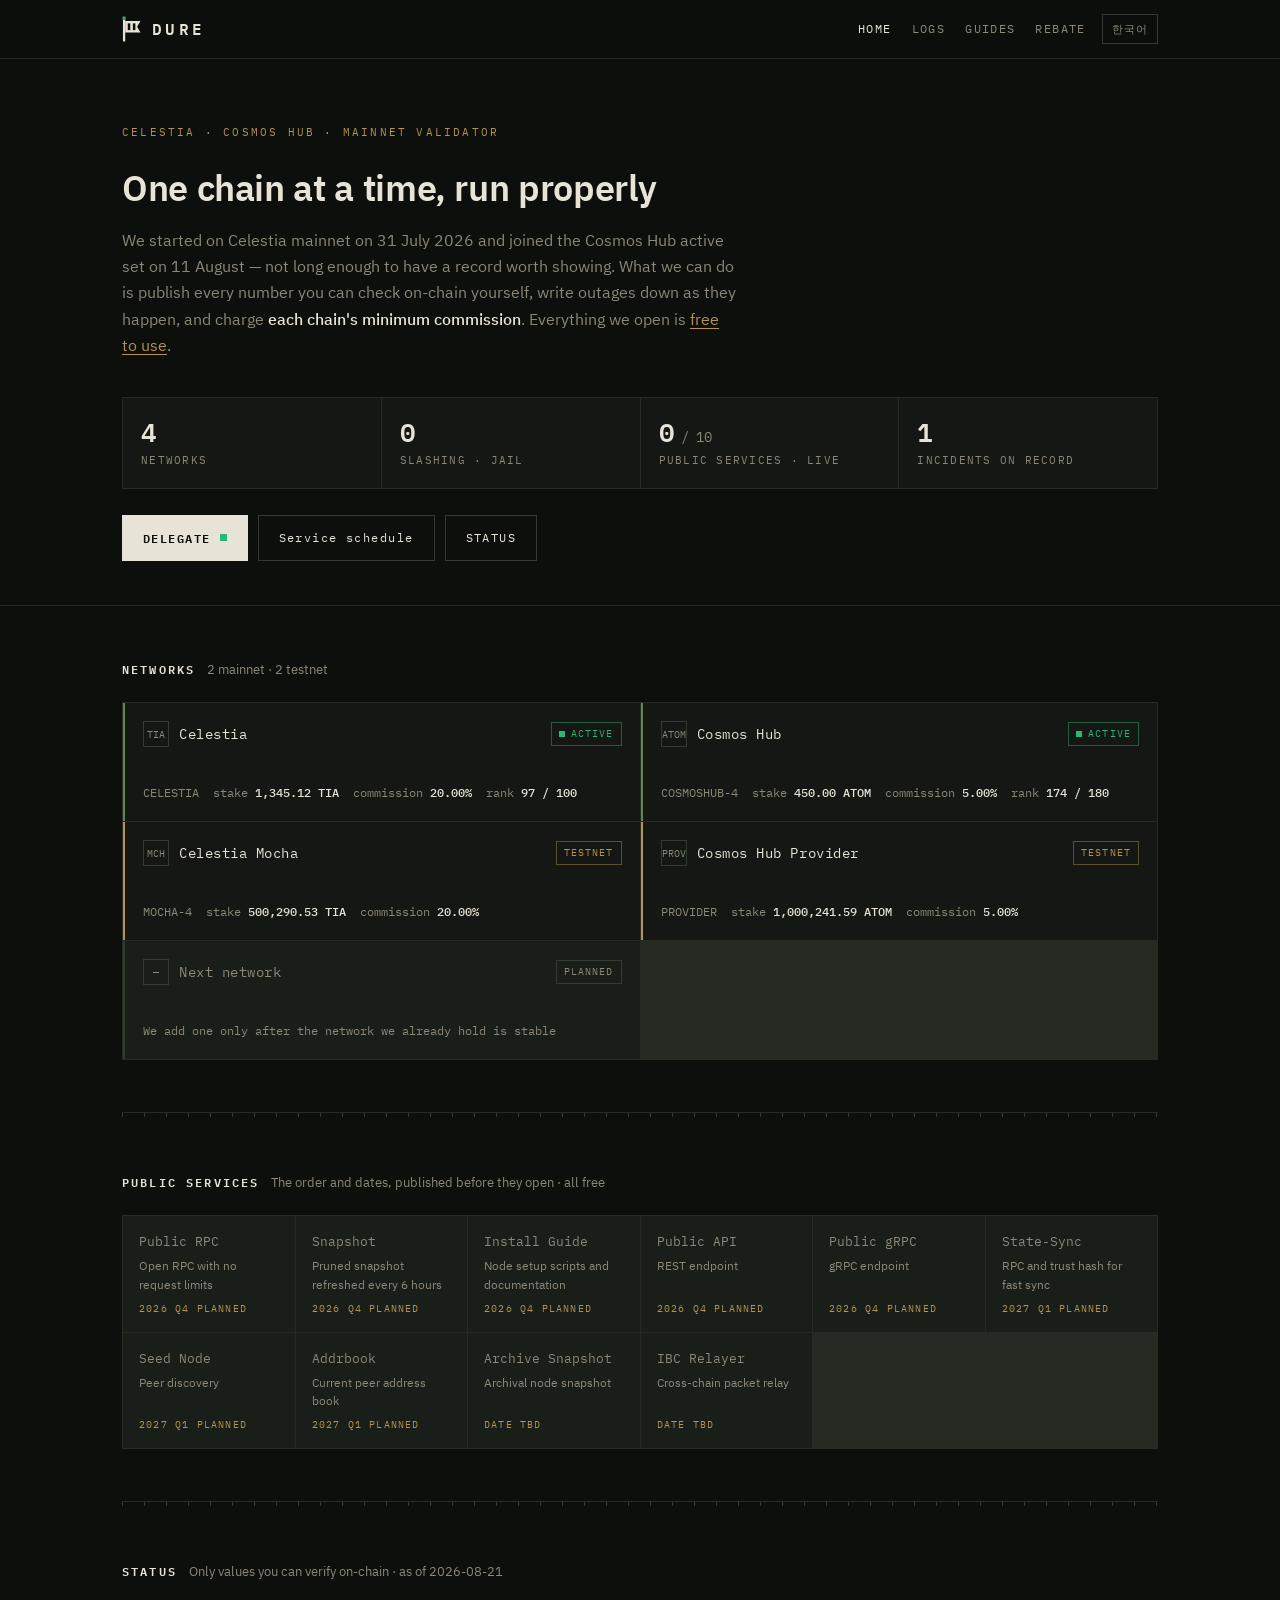
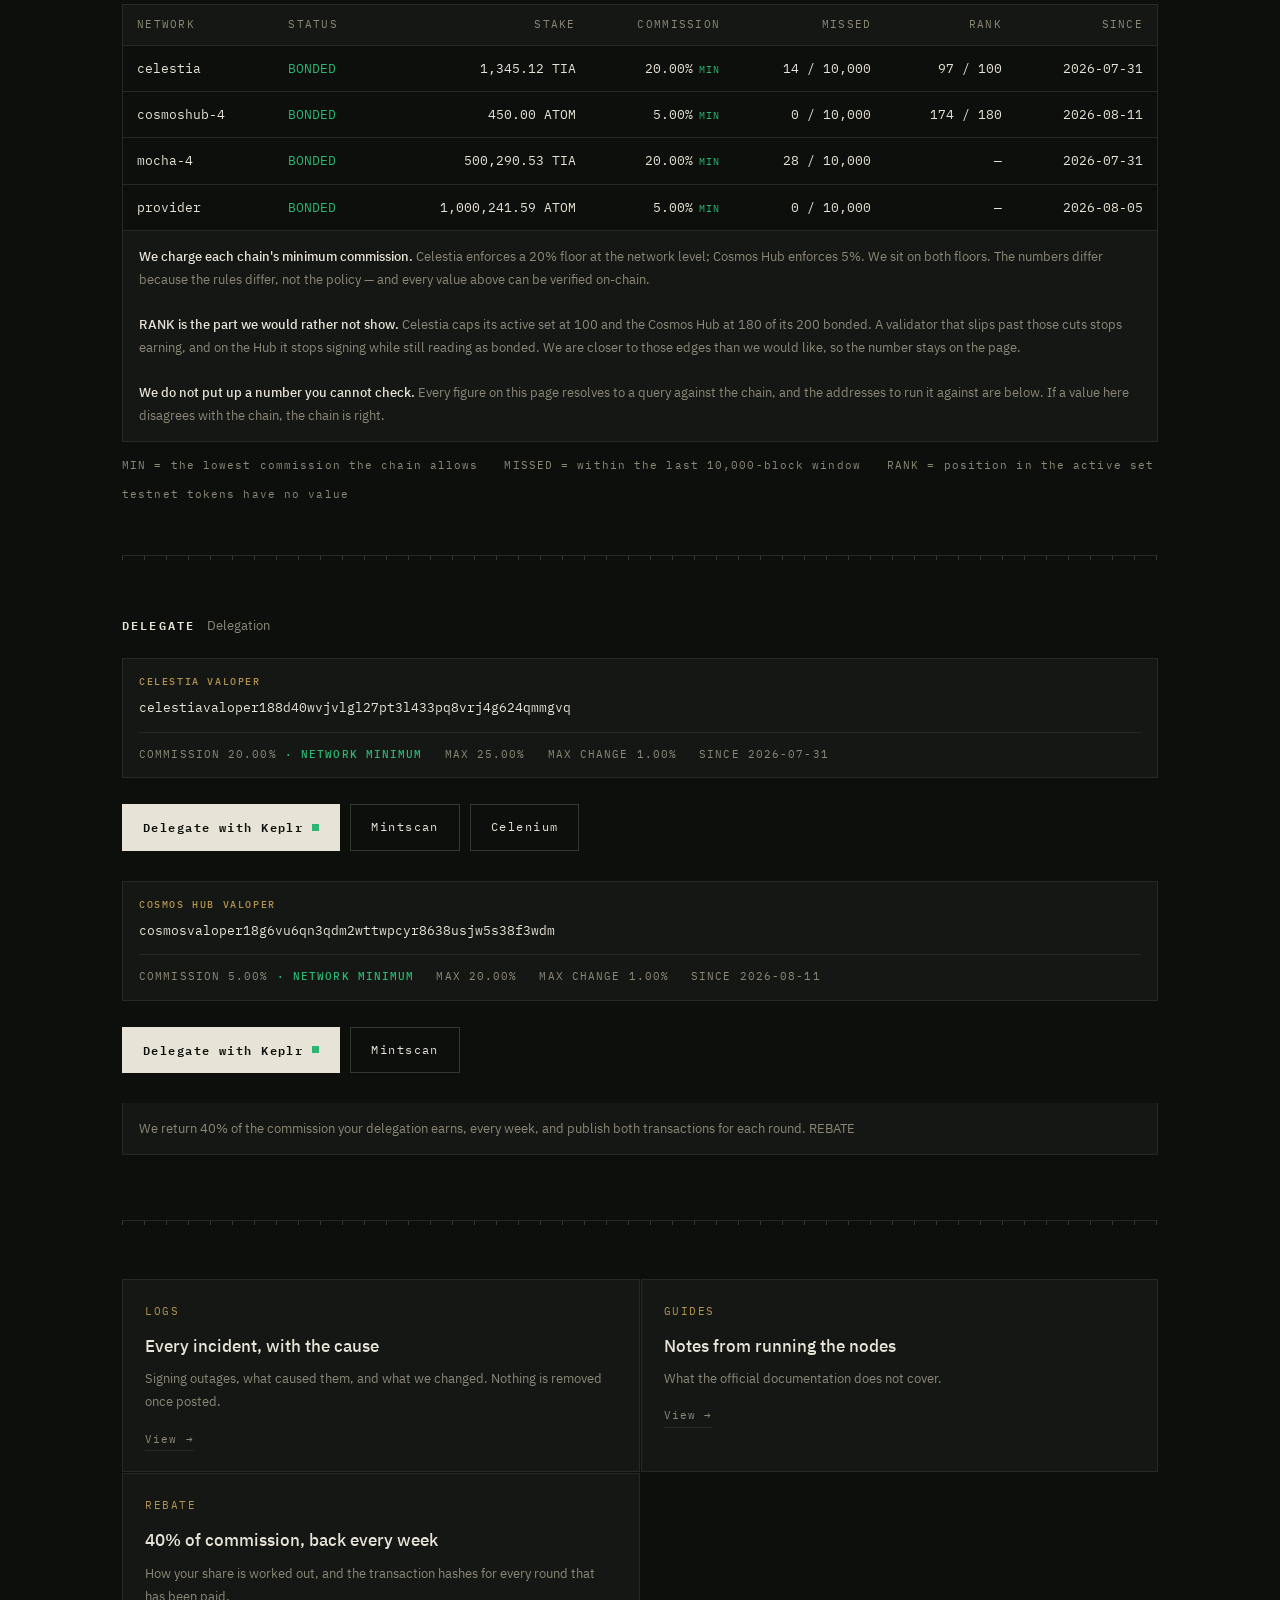
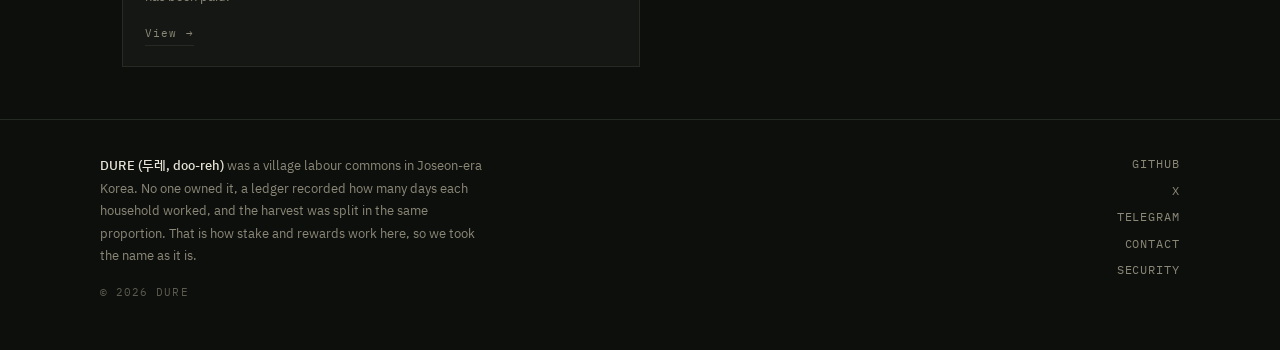
<file: index.html>
<!DOCTYPE html>
<html lang="en">
<head>
<meta charset="utf-8">
<meta name="viewport" content="width=device-width, initial-scale=1, viewport-fit=cover">
<title>DURE — Celestia & Cosmos Hub Validator | Minimum Commission, Verifiable Figures</title>
<meta name="description" content="DURE (doo-reh) runs Celestia and Cosmos Hub validators at each chain's minimum commission, publishes only figures you can verify on-chain, and never deletes an incident record.">
<link rel="canonical" href="https://durenodes.com/">
<link rel="alternate" hreflang="en" href="https://durenodes.com/">
<link rel="alternate" hreflang="ko" href="https://durenodes.com/ko/">
<link rel="alternate" hreflang="x-default" href="https://durenodes.com/">
<link rel="icon" type="image/png" href="/favicon.png">
<link rel="apple-touch-icon" href="/icon-256.png">
<meta name="theme-color" content="#0D0F0C">
<meta property="og:type" content="website">
<meta property="og:site_name" content="DURE">
<meta property="og:locale" content="en_US">
<meta property="og:url" content="https://durenodes.com/">
<meta property="og:title" content="DURE — Celestia & Cosmos Hub Validator | Minimum Commission, Verifiable Figures">
<meta property="og:description" content="Each chain's minimum commission. Only figures you can check on-chain. Incidents never deleted.">
<meta property="og:image" content="https://durenodes.com/og.png">
<meta property="og:image:width" content="1200">
<meta property="og:image:height" content="630">
<meta name="twitter:card" content="summary_large_image">
<meta name="twitter:site" content="@durenodes">
<meta name="twitter:title" content="DURE — Celestia & Cosmos Hub Validator | Minimum Commission, Verifiable Figures">
<meta name="twitter:description" content="Each chain's minimum commission. Only figures you can check on-chain. Incidents never deleted.">
<meta name="twitter:image" content="https://durenodes.com/og.png">
<link rel="preconnect" href="https://fonts.googleapis.com">
<link rel="preconnect" href="https://fonts.gstatic.com" crossorigin>
<link href="https://fonts.googleapis.com/css2?family=IBM+Plex+Mono:wght@400;500;600&family=IBM+Plex+Sans+KR:wght@300;400;500;600&display=swap" rel="stylesheet">
<script type="application/ld+json">
{
  "@context": "https://schema.org",
  "@type": "Organization",
  "name": "DURE",
  "alternateName": [
    "DURE Nodes",
    "두레"
  ],
  "url": "https://durenodes.com/",
  "logo": "https://durenodes.com/icon-256.png",
  "description": "DURE (doo-reh) runs Celestia and Cosmos Hub validators at each chain's minimum commission, publishes only figures you can verify on-chain, and never deletes an incident record.",
  "sameAs": [
    "https://github.com/durenodes",
    "https://x.com/durenodes",
    "https://t.me/durenodes"
  ],
  "contactPoint": [
    {
      "@type": "ContactPoint",
      "contactType": "customer support",
      "email": "contact@durenodes.com"
    },
    {
      "@type": "ContactPoint",
      "contactType": "security",
      "email": "security@durenodes.com"
    }
  ]
}
</script>
<style>
:root {
  --bg: #0D0F0C;
  --panel: #141713;
  --panel-2: #1A1E18;
  --line: #252A22;
  --line-2: #333A2F;
  --fg: #E7E3D6;
  --muted: #8C8878;
  --dim: #5C5A50;
  --green: #2BB673;
  --brass: #B4934E;
  --red: #C86A5A;
  --wrap: 1080px;
  --mono: 'IBM Plex Mono', ui-monospace, SFMono-Regular, Menlo, monospace;
  --sans: 'IBM Plex Sans KR', -apple-system, BlinkMacSystemFont, 'Apple SD Gothic Neo', sans-serif;
}

* { box-sizing: border-box; }
html { scroll-behavior: smooth; -webkit-text-size-adjust: 100%; }
body {
  margin: 0; background: var(--bg); color: var(--fg);
  font-family: var(--sans); font-size: 15px; line-height: 1.7;
  -webkit-font-smoothing: antialiased;
  overflow-x: hidden;
}
body, div, span, p, h1, h2, h3, li, td, th, a, b { word-break: keep-all; }
p, h1, h2, h3, li { text-wrap: pretty; }
a { color: inherit; text-decoration: none; }
:focus-visible { outline: 1px solid var(--green); outline-offset: 3px; }
img, svg { max-width: 100%; }

.wrap { max-width: var(--wrap); margin: 0 auto; padding: 0 22px; }
.mono { font-family: var(--mono); }


.hdr {
  position: sticky; top: 0; z-index: 30;
  background: rgba(13,15,12,.92); backdrop-filter: blur(8px);
  border-bottom: 1px solid var(--line);
}
.hdr-in { display: flex; align-items: center; gap: 16px; height: 58px; }
.brand { display: flex; align-items: center; gap: 11px; flex: none; }
.brand b { font-family: var(--mono); font-size: 15.5px; font-weight: 600; letter-spacing: .22em; }
.nav {
  margin-left: auto; display: flex; gap: 20px; align-items: center;
  font-family: var(--mono); font-size: 11.5px; letter-spacing: .12em; color: var(--muted);
}
.nav a:hover { color: var(--fg); }
.lang {
  font-family: var(--mono); font-size: 11px; letter-spacing: .1em;
  color: var(--muted); border: 1px solid var(--line-2); padding: 5px 9px; flex: none;
}
.lang:hover { color: var(--fg); border-color: var(--muted); }


.hero { border-bottom: 1px solid var(--line); padding: 64px 0 44px; }
.kicker { font-family: var(--mono); font-size: 11px; letter-spacing: .2em; color: var(--brass); margin-bottom: 20px; }
h1 { font-size: clamp(24px, 4.2vw, 36px); line-height: 1.42; font-weight: 600; margin: 0 0 14px; letter-spacing: -.01em; max-width: 26ch; }
.lede { color: var(--muted); margin: 0; max-width: 62ch; font-size: 15.5px; }
.lede b { color: var(--fg); font-weight: 500; }
.lede a { color: var(--brass); text-decoration: underline; text-underline-offset: 3px; }
.lede a:hover { color: var(--fg); }

.stats { display: grid; grid-template-columns: repeat(4, minmax(0,1fr)); gap: 1px; margin-top: 38px; background: var(--line); border: 1px solid var(--line); }
.stat { background: var(--panel); padding: 18px; }
.stat-n { font-family: var(--mono); font-size: clamp(20px, 3.4vw, 26px); font-weight: 600; letter-spacing: -.02em; line-height: 1.2; }
.stat-n small { font-size: .55em; color: var(--muted); font-weight: 400; }
.stat-l { font-family: var(--mono); font-size: 10.5px; letter-spacing: .12em; color: var(--muted); margin-top: 5px; }

.cta { display: flex; flex-wrap: wrap; gap: 10px; margin-top: 26px; }
.btn {
  font-family: var(--mono); font-size: 12px; letter-spacing: .12em;
  padding: 12px 20px; border: 1px solid var(--line-2);
  display: inline-flex; align-items: center; gap: 9px;
}
.btn:hover { border-color: var(--muted); }
.btn-solid { border-color: var(--fg); background: var(--fg); color: var(--bg); font-weight: 600; }
.btn-solid:hover { background: #fff; color: var(--bg); }
.dot { width: 7px; height: 7px; background: var(--green); display: block; flex: none; }


section { padding: 52px 0; }
.sec-head { display: flex; align-items: baseline; gap: 12px; margin-bottom: 22px; flex-wrap: wrap; }
h2 { font-family: var(--mono); font-size: 12px; letter-spacing: .18em; font-weight: 600; margin: 0; }
.sec-sub { font-size: 13px; color: var(--muted); }
.rule { height: 7px; border-top: 1px solid var(--line); background-image: repeating-linear-gradient(90deg, var(--line-2) 0 1px, transparent 1px 22px); background-size: 100% 4px; background-repeat: no-repeat; }


.grid-2 { display: grid; grid-template-columns: repeat(2, minmax(0,1fr)); gap: 1px; background: var(--line); border: 1px solid var(--line); }
.net { background: var(--panel); padding: 18px; display: flex; flex-direction: column; gap: 11px; min-height: 118px; border-left: 2px solid var(--line-2); }
.net.live { border-left-color: #5C8A4A; }
.net.test { border-left-color: var(--brass); }
.net.next { background: var(--panel-2); }
.net-top { display: flex; align-items: center; gap: 10px; flex-wrap: wrap; }
.tick { width: 26px; height: 26px; border: 1px solid var(--line-2); display: grid; place-items: center; font-family: var(--mono); font-size: 10px; color: var(--muted); flex: none; }
.net-name { font-family: var(--mono); font-size: 13.5px; letter-spacing: .04em; }
.tag { margin-left: auto; font-family: var(--mono); font-size: 9.5px; letter-spacing: .12em; padding: 3px 7px; border: 1px solid var(--line-2); color: var(--muted); display: flex; align-items: center; gap: 6px; }
.tag.on { border-color: rgba(43,182,115,.45); color: var(--green); }
.tag.warn { border-color: rgba(180,147,78,.45); color: var(--brass); }
.blink { width: 6px; height: 6px; background: var(--green); display: block; animation: dure-blink 2.6s steps(1,end) infinite; }
@keyframes dure-blink { 0%,60% { opacity: 1 } 61%,100% { opacity: .3 } }
.net-meta { font-family: var(--mono); font-size: 11.5px; color: var(--muted); display: flex; flex-wrap: wrap; gap: 4px 14px; margin-top: auto; }
.net-meta b { color: var(--fg); font-weight: 500; }


.grid-svc { display: grid; grid-template-columns: repeat(auto-fill, minmax(168px,1fr)); gap: 1px; background: var(--line); border: 1px solid var(--line); }
.svc { background: var(--panel-2); padding: 15px 16px; display: flex; flex-direction: column; gap: 5px; min-height: 106px; }
.svc-n { font-family: var(--mono); font-size: 12.5px; color: var(--muted); }
.svc-d { font-size: 12px; color: var(--muted); line-height: 1.55; }
.svc-s { font-family: var(--mono); font-size: 10px; letter-spacing: .12em; color: var(--brass); margin-top: auto; }


.tbl-wrap { border: 1px solid var(--line); overflow-x: auto; -webkit-overflow-scrolling: touch; }
table { width: 100%; border-collapse: collapse; font-family: var(--mono); font-size: 12.5px; font-variant-numeric: tabular-nums; min-width: 620px; }
thead tr { background: var(--panel); font-size: 10.5px; letter-spacing: .12em; color: var(--muted); }
th { text-align: left; padding: 11px 14px; font-weight: 400; border-bottom: 1px solid var(--line); white-space: nowrap; }
td { padding: 12px 14px; border-bottom: 1px solid var(--line); white-space: nowrap; }
tbody tr:last-child td { border-bottom: 0; }
.num { text-align: right; }
.ok { color: var(--green); }
.min-badge { color: var(--green); font-size: 10px; letter-spacing: .1em; margin-left: 6px; }

.note { border: 1px solid var(--line); border-top: 0; background: var(--panel); padding: 14px 16px; font-size: 13px; color: var(--muted); line-height: 1.75; }
.note b { color: var(--fg); font-weight: 500; }
.foot-meta { display: flex; flex-wrap: wrap; gap: 10px 26px; margin-top: 14px; font-family: var(--mono); font-size: 11px; letter-spacing: .1em; color: var(--muted); }


.empty { border: 1px solid var(--line); background: var(--panel); padding: 26px 20px; text-align: center; }
.empty-t { font-family: var(--mono); font-size: 12.5px; letter-spacing: .12em; color: var(--green); margin-bottom: 10px; }
.empty p { margin: 0 auto; font-size: 13.5px; color: var(--muted); line-height: 1.8; max-width: 60ch; }

.log-head { margin: 0 0 16px; font-size: 13.5px; color: var(--muted); line-height: 1.8; max-width: 66ch; }
.log-head a { color: var(--brass); text-decoration: underline; text-underline-offset: 3px; }
.inc { border: 1px solid var(--line); background: var(--panel); padding: 16px 18px; border-left: 2px solid var(--brass); }
.inc + .inc { margin-top: 1px; }
.inc-when { font-family: var(--mono); font-size: 11px; letter-spacing: .12em; color: var(--brass); }
.inc-body { margin: 9px 0 0; font-size: 14px; color: var(--fg); line-height: 1.75; }
.inc-meta { display: flex; flex-wrap: wrap; gap: 8px 28px; margin-top: 13px; padding-top: 12px;
  border-top: 1px solid var(--line); font-size: 12.5px; color: var(--muted); line-height: 1.7; }
.inc-meta span { max-width: 58ch; }
.inc-meta b { font-family: var(--mono); font-size: 10px; letter-spacing: .14em; color: var(--muted);
  font-weight: 500; margin-right: 8px; }


.val-card { border: 1px solid var(--line); background: var(--panel); padding: 14px 16px; margin-bottom: 16px; }

#delegate .cta { margin-bottom: 30px; }
#delegate .cta:last-child { margin-bottom: 0; }
.val-label { display: block; font-family: var(--mono); font-size: 10px; letter-spacing: .16em; color: var(--brass); font-weight: 500; margin-bottom: 7px; }
.val-addr { font-family: var(--mono); font-size: 12.5px; word-break: break-all; color: var(--fg); }
.val-meta { display: flex; flex-wrap: wrap; gap: 8px 22px; margin-top: 13px; padding-top: 12px; border-top: 1px solid var(--line); font-family: var(--mono); font-size: 11px; letter-spacing: .1em; color: var(--muted); }
.val-meta b { color: var(--green); font-weight: 500; }


footer { border-top: 1px solid var(--line); }
.foot { padding: 34px 0 48px; display: flex; flex-wrap: wrap; gap: 24px; align-items: flex-start; }
.foot-story { max-width: 48ch; font-size: 12.5px; color: var(--muted); line-height: 1.8; }
.foot-story b { color: var(--fg); font-weight: 500; }
.copy { font-family: var(--mono); font-size: 10.5px; letter-spacing: .1em; color: var(--dim); margin-top: 16px; }
.foot-links { margin-left: auto; display: flex; flex-direction: column; gap: 7px; font-family: var(--mono); font-size: 11.5px; letter-spacing: .08em; color: var(--muted); text-align: right; }
.foot-links a:hover { color: var(--fg); }


@media (max-width: 760px) {
  .wrap { padding: 0 16px; }
  .hdr-in { height: 52px; gap: 10px; }
  .nav { gap: 13px; font-size: 10.5px; overflow-x: auto; scrollbar-width: none; -ms-overflow-style: none; }
  .nav::-webkit-scrollbar { display: none; }
  .hero { padding: 44px 0 34px; }
  .stats { grid-template-columns: repeat(2, minmax(0,1fr)); }
  .grid-2 { grid-template-columns: 1fr; }
  .grid-svc { grid-template-columns: repeat(auto-fill, minmax(150px,1fr)); }
  section { padding: 40px 0; }
  .foot { flex-direction: column; gap: 20px; }
  .foot-links { margin-left: 0; text-align: left; flex-direction: row; flex-wrap: wrap; gap: 8px 18px; }
  .btn { flex: 1 1 auto; justify-content: center; }
}


@media (max-width: 460px) {
  .grid-svc { grid-template-columns: 1fr 1fr; }
  .val-meta { gap: 6px 16px; font-size: 10.5px; }
  .foot-meta { font-size: 10.5px; }
}

@media (prefers-reduced-motion: reduce) {
  * { animation: none !important; transition: none !important; }
  html { scroll-behavior: auto; }
}

.log-note { margin: 16px 0 0; font-size: 12.5px; color: var(--muted); line-height: 1.8; max-width: 66ch; }

.inc-more { display: inline-block; margin-top: 13px; font-family: var(--mono); font-size: 11px;
  letter-spacing: .1em; color: var(--brass); border-bottom: 1px solid rgba(180,147,78,.35); padding-bottom: 2px; }
.inc-more:hover { color: var(--fg); border-bottom-color: var(--fg); }


.pm-meta { display: grid; grid-template-columns: repeat(auto-fit, minmax(140px,1fr)); gap: 1px; margin-top: 34px; background: var(--line); border: 1px solid var(--line); }
.pm-m { background: var(--panel); padding: 15px 16px; display: flex; flex-direction: column; gap: 5px; }
.pm-m b { font-family: var(--mono); font-size: 10px; letter-spacing: .14em; color: var(--muted); font-weight: 400; }
.pm-m span { font-family: var(--mono); font-size: 13px; }
.post { max-width: 68ch; }
.post h2 { font-family: var(--sans); font-size: 19px; font-weight: 600; letter-spacing: 0; margin: 44px 0 14px; text-transform: none; }
.post h2:first-child { margin-top: 0; }
.post p { margin: 0 0 15px; font-size: 15px; line-height: 1.85; color: #C9C4B4; }
.post p b { color: var(--fg); font-weight: 600; }
.post code { font-family: var(--mono); font-size: .88em; color: var(--brass); background: var(--panel-2); padding: 1px 5px; }
.post pre { font-family: var(--mono); font-size: 12px; line-height: 1.7; color: var(--muted);
  background: var(--panel); border: 1px solid var(--line); border-left: 2px solid var(--line-2);
  padding: 14px 16px; margin: 0 0 18px; overflow-x: auto; -webkit-overflow-scrolling: touch; }
.post a { color: var(--brass); text-decoration: underline; text-underline-offset: 3px; }
.post a:hover { color: var(--fg); }
.pm-back { margin-top: 48px; padding-top: 22px; border-top: 1px solid var(--line); font-family: var(--mono); font-size: 12px; letter-spacing: .08em; }


.gd { display: block; border: 1px solid var(--line); background: var(--panel);
  padding: 16px 18px; border-left: 2px solid var(--brass); text-decoration: none; }
.gd + .gd { margin-top: 1px; }
.gd:hover { border-left-color: var(--fg); }
.gd-when { font-family: var(--mono); font-size: 11px; letter-spacing: .12em; color: var(--brass); }
.gd-t { margin-top: 9px; font-size: 15px; color: var(--fg); line-height: 1.6; font-weight: 500; }
.gd-d { margin: 8px 0 0; font-size: 13px; color: var(--muted); line-height: 1.75; max-width: 72ch; }


.doors { display: grid; grid-template-columns: 1fr 1fr; gap: 1px; }
@media (max-width: 720px) { .doors { grid-template-columns: 1fr; } }
.door { display: block; border: 1px solid var(--line); background: var(--panel);
  padding: 22px 22px 20px; text-decoration: none; }
.door:hover { border-color: var(--brass); }
.door-k { font-family: var(--mono); font-size: 11px; letter-spacing: .14em; color: var(--brass); }
.door-t { margin-top: 12px; font-size: 17px; color: var(--fg); line-height: 1.5; font-weight: 500; }
.door-d { margin: 9px 0 0; font-size: 13px; color: var(--muted); line-height: 1.8; }
.door-go { display: inline-block; margin-top: 16px; font-family: var(--mono); font-size: 11px;
  letter-spacing: .1em; color: var(--muted); border-bottom: 1px solid var(--line); padding-bottom: 2px; }
.door:hover .door-go { color: var(--fg); border-bottom-color: var(--fg); }
.nav-here { color: var(--fg); }


@media (max-width: 560px) {
  
  .hdr-in { flex-wrap: wrap; height: auto; padding-top: 9px; padding-bottom: 9px; row-gap: 9px; }
  .brand { order: 1; }
  .lang { order: 2; margin-left: auto; }
  .nav { order: 3; flex-basis: 100%; margin-left: 0; overflow: visible;
    justify-content: flex-end; }
}


.rb-chain { font-family: var(--mono); font-size: 11px; letter-spacing: .1em;
  color: var(--muted); margin: 26px 0 8px; text-transform: uppercase; }
.rb-chain b { color: var(--fg); }


.calc { border: 1px solid var(--line); background: var(--panel); margin: 26px 0 0; }
.calc-row { display: grid; grid-template-columns: 1fr 1fr; gap: 1px;
  background: var(--line); border-bottom: 1px solid var(--line); }
.calc-row select, .calc-row input {
  font-family: var(--mono); font-size: 13px; color: var(--fg); background: var(--panel-2);
  border: 0; padding: 13px 14px; min-width: 0; -webkit-appearance: none; appearance: none;
  border-radius: 0; }
.calc-row input { text-align: right; font-variant-numeric: tabular-nums; }
.calc-row select:focus, .calc-row input:focus { outline: 1px solid var(--brass); outline-offset: -1px; }
.calc-out { display: grid; grid-template-columns: repeat(3, minmax(0,1fr)); gap: 1px; background: var(--line); }
.calc-cell { background: var(--panel); padding: 15px 14px; }
.calc-cell b { display: block; font-family: var(--mono); font-size: 14px; font-weight: 600;
  font-variant-numeric: tabular-nums; word-break: break-all; }
.calc-cell span { display: block; font-family: var(--mono); font-size: 10px; letter-spacing: .12em;
  color: var(--muted); margin-top: 5px; }
.calc-note { font-size: 12.5px; line-height: 1.7; color: var(--muted); margin: 0;
  padding: 13px 14px; border-top: 1px solid var(--line); }
@media (max-width: 460px) {
  .calc-out { grid-template-columns: 1fr; }
  
  .calc-row { grid-template-columns: 1fr; }
}
@media (max-width: 400px) {
  
  .nav { gap: 10px; font-size: 10px; }
}
</style>
</head>
<body>

<header class="hdr">
  <div class="wrap hdr-in">
    <a class="brand" href="#top" aria-label="DURE">
      <svg width="19" height="26" viewBox="52 32 133 184" aria-hidden="true" style="display:block">
          <rect x="55" y="36" width="22" height="22" fill="#2BB673"></rect>
          <rect x="58" y="58" width="16" height="154" fill="#E7E3D6"></rect>
          <path d="M74,68 L182,68 L158,108 L182,148 L74,148 Z" fill="#E7E3D6"></path>
          <g fill="#0D0F0C"><rect x="92" y="84" width="18" height="48"></rect><rect x="128" y="84" width="18" height="48"></rect></g>
        </svg>
      <b>DURE</b>
    </a>
    <nav class="nav" aria-label="Sections">
      <a href="/" class="nav-here">HOME</a>
      <a href="/incidents/">LOGS</a>
      <a href="/guides/">GUIDES</a>
      <a href="/rebate/">REBATE</a>
    </nav>
    <a class="lang" href="/ko/" hreflang="ko" rel="alternate">한국어</a>
  </div>
</header>

<main id="top">

  <div class="hero">
    <div class="wrap">
      <div class="kicker">CELESTIA · COSMOS HUB · MAINNET VALIDATOR</div>
      <h1>One chain at a time, run properly</h1>
      <p class="lede">We started on Celestia mainnet on 31 July 2026 and joined the Cosmos Hub active set on 11 August — not long enough to have a record worth showing. What we can do is publish every number you can check on-chain yourself, write outages down as they happen, and charge <b>each chain's minimum commission</b>. Everything we open is <a href="#services">free to use</a>.</p>

      <div class="stats">
        <div class="stat"><div class="stat-n">4</div><div class="stat-l">NETWORKS</div></div>
        <div class="stat"><div class="stat-n">0</div><div class="stat-l">SLASHING · JAIL</div></div>
        <div class="stat"><div class="stat-n">0<small> / 10</small></div><div class="stat-l">PUBLIC SERVICES · LIVE</div></div>
        <div class="stat"><div class="stat-n"><a href="/incidents/">1</a></div><div class="stat-l">INCIDENTS ON RECORD</div></div>
      </div>

      <div class="cta">
        <a href="#delegate" class="btn btn-solid"><span>DELEGATE</span><span class="dot"></span></a>
        <a href="#services" class="btn">Service schedule</a>
        <a href="#status" class="btn">STATUS</a>
      </div>
    </div>
  </div>

  <section id="networks">
    <div class="wrap">
      <div class="sec-head"><h2>NETWORKS</h2><span class="sec-sub">2 mainnet · 2 testnet</span></div>
      <div class="grid-2">
        <div class="net live">
          <div class="net-top"><span class="tick">TIA</span><span class="net-name">Celestia</span><span class="tag on"><span class="blink"></span>ACTIVE</span></div>
          <div class="net-meta"><span>CELESTIA</span><span>stake <b>1,345.12 TIA</b></span><span>commission <b>20.00%</b></span><span>rank <b>97 / 100</b></span></div>
        </div>
        <div class="net live">
          <div class="net-top"><span class="tick">ATOM</span><span class="net-name">Cosmos Hub</span><span class="tag on"><span class="blink"></span>ACTIVE</span></div>
          <div class="net-meta"><span>COSMOSHUB-4</span><span>stake <b>450.00 ATOM</b></span><span>commission <b>5.00%</b></span><span>rank <b>174 / 180</b></span></div>
        </div>
        <div class="net test">
          <div class="net-top"><span class="tick">MCH</span><span class="net-name">Celestia Mocha</span><span class="tag warn">TESTNET</span></div>
          <div class="net-meta"><span>MOCHA-4</span><span>stake <b>500,290.53 TIA</b></span><span>commission <b>20.00%</b></span></div>
        </div>
        <div class="net test">
          <div class="net-top"><span class="tick">PROV</span><span class="net-name">Cosmos Hub Provider</span><span class="tag warn">TESTNET</span></div>
          <div class="net-meta"><span>PROVIDER</span><span>stake <b>1,000,241.59 ATOM</b></span><span>commission <b>5.00%</b></span></div>
        </div>
        <div class="net next">
          <div class="net-top"><span class="tick">—</span><span class="net-name" style="color:var(--muted)">Next network</span><span class="tag">PLANNED</span></div>
          <div class="net-meta">We add one only after the network we already hold is stable</div>
        </div>
      </div>
    </div>
  </section>

  <div class="wrap"><div class="rule"></div></div>

  <section id="services">
    <div class="wrap">
      <div class="sec-head"><h2>PUBLIC SERVICES</h2><span class="sec-sub">The order and dates, published before they open · all free</span></div>
      <div class="grid-svc">
          <div class="svc">
            <span class="svc-n">Public RPC</span>
            <span class="svc-d">Open RPC with no request limits</span>
            <span class="svc-s">2026 Q4 PLANNED</span>
          </div>
          <div class="svc">
            <span class="svc-n">Snapshot</span>
            <span class="svc-d">Pruned snapshot refreshed every 6 hours</span>
            <span class="svc-s">2026 Q4 PLANNED</span>
          </div>
          <div class="svc">
            <span class="svc-n">Install Guide</span>
            <span class="svc-d">Node setup scripts and documentation</span>
            <span class="svc-s">2026 Q4 PLANNED</span>
          </div>
          <div class="svc">
            <span class="svc-n">Public API</span>
            <span class="svc-d">REST endpoint</span>
            <span class="svc-s">2026 Q4 PLANNED</span>
          </div>
          <div class="svc">
            <span class="svc-n">Public gRPC</span>
            <span class="svc-d">gRPC endpoint</span>
            <span class="svc-s">2026 Q4 PLANNED</span>
          </div>
          <div class="svc">
            <span class="svc-n">State-Sync</span>
            <span class="svc-d">RPC and trust hash for fast sync</span>
            <span class="svc-s">2027 Q1 PLANNED</span>
          </div>
          <div class="svc">
            <span class="svc-n">Seed Node</span>
            <span class="svc-d">Peer discovery</span>
            <span class="svc-s">2027 Q1 PLANNED</span>
          </div>
          <div class="svc">
            <span class="svc-n">Addrbook</span>
            <span class="svc-d">Current peer address book</span>
            <span class="svc-s">2027 Q1 PLANNED</span>
          </div>
          <div class="svc">
            <span class="svc-n">Archive Snapshot</span>
            <span class="svc-d">Archival node snapshot</span>
            <span class="svc-s">DATE TBD</span>
          </div>
          <div class="svc">
            <span class="svc-n">IBC Relayer</span>
            <span class="svc-d">Cross-chain packet relay</span>
            <span class="svc-s">DATE TBD</span>
          </div>
      </div>
    </div>
  </section>

  <div class="wrap"><div class="rule"></div></div>

  <section id="status">
    <div class="wrap">
      <div class="sec-head"><h2>STATUS</h2><span class="sec-sub">Only values you can verify on-chain · as of 2026-08-21</span></div>
      <div class="tbl-wrap">
        <table>
          <thead><tr>
            <th>NETWORK</th><th>STATUS</th>
            <th class="num">STAKE</th><th class="num">COMMISSION</th>
            <th class="num">MISSED</th><th class="num">RANK</th>
            <th class="num">SINCE</th>
          </tr></thead>
          <tbody>
            <tr><td>celestia</td><td class="ok">BONDED</td><td class="num">1,345.12 TIA</td><td class="num">20.00%<span class="min-badge">MIN</span></td><td class="num">14 / 10,000</td><td class="num">97 / 100</td><td class="num">2026-07-31</td></tr>
            <tr><td>cosmoshub-4</td><td class="ok">BONDED</td><td class="num">450.00 ATOM</td><td class="num">5.00%<span class="min-badge">MIN</span></td><td class="num">0 / 10,000</td><td class="num">174 / 180</td><td class="num">2026-08-11</td></tr>
            <tr><td>mocha-4</td><td class="ok">BONDED</td><td class="num">500,290.53 TIA</td><td class="num">20.00%<span class="min-badge">MIN</span></td><td class="num">28 / 10,000</td><td class="num">—</td><td class="num">2026-07-31</td></tr>
            <tr><td>provider</td><td class="ok">BONDED</td><td class="num">1,000,241.59 ATOM</td><td class="num">5.00%<span class="min-badge">MIN</span></td><td class="num">0 / 10,000</td><td class="num">—</td><td class="num">2026-08-05</td></tr>
          </tbody>
        </table>
      </div>
      <div class="note"><b>We charge each chain's minimum commission.</b> Celestia enforces a 20% floor at the network level; Cosmos Hub enforces 5%. We sit on both floors. The numbers differ because the rules differ, not the policy — and every value above can be verified on-chain.<br><br><b>RANK is the part we would rather not show.</b> Celestia caps its active set at 100 and the Cosmos Hub at 180 of its 200 bonded. A validator that slips past those cuts stops earning, and on the Hub it stops signing while still reading as bonded. We are closer to those edges than we would like, so the number stays on the page.<br><br><b>We do not put up a number you cannot check.</b> Every figure on this page resolves to a query against the chain, and the addresses to run it against are below. If a value here disagrees with the chain, the chain is right.</div>
      <div class="foot-meta"><span>MIN = the lowest commission the chain allows</span><span>MISSED = within the last 10,000-block window</span><span>RANK = position in the active set</span><span>testnet tokens have no value</span></div>
    </div>
  </section>

  <div class="wrap"><div class="rule"></div></div>


  <section id="delegate">
    <div class="wrap">
      <div class="sec-head"><h2>DELEGATE</h2><span class="sec-sub">Delegation</span></div>
      <div class="val-card">
        <b class="val-label">CELESTIA VALOPER</b>
        <div class="val-addr">celestiavaloper188d40wvjvlgl27pt3l433pq8vrj4g624qmmgvq</div>
        <div class="val-meta">
          <span>COMMISSION 20.00% <b>· NETWORK MINIMUM</b></span>
          <span>MAX 25.00%</span><span>MAX CHANGE 1.00%</span><span>SINCE 2026-07-31</span>
        </div>
      </div>
      <div class="cta">
        <a href="https://wallet.keplr.app/chains/celestia?modal=validator&chain=celestia&validator_address=celestiavaloper188d40wvjvlgl27pt3l433pq8vrj4g624qmmgvq" target="_blank" rel="noopener" class="btn btn-solid"><span>Delegate with Keplr</span><span class="dot"></span></a>
        <a href="https://www.mintscan.io/celestia/validators/celestiavaloper188d40wvjvlgl27pt3l433pq8vrj4g624qmmgvq" target="_blank" rel="noopener" class="btn">Mintscan</a>
        <a href="https://celenium.io/validator/celestiavaloper188d40wvjvlgl27pt3l433pq8vrj4g624qmmgvq" target="_blank" rel="noopener" class="btn">Celenium</a>
      </div>
      <div class="val-card">
        <b class="val-label">COSMOS HUB VALOPER</b>
        <div class="val-addr">cosmosvaloper18g6vu6qn3qdm2wttwpcyr8638usjw5s38f3wdm</div>
        <div class="val-meta">
          <span>COMMISSION 5.00% <b>· NETWORK MINIMUM</b></span>
          <span>MAX 20.00%</span><span>MAX CHANGE 1.00%</span><span>SINCE 2026-08-11</span>
        </div>
      </div>
      <div class="cta">
        <a href="https://wallet.keplr.app/chains/cosmos-hub?modal=validator&chain=cosmoshub-4&validator_address=cosmosvaloper18g6vu6qn3qdm2wttwpcyr8638usjw5s38f3wdm" target="_blank" rel="noopener" class="btn btn-solid"><span>Delegate with Keplr</span><span class="dot"></span></a>
        <a href="https://www.mintscan.io/cosmos/validators/cosmosvaloper18g6vu6qn3qdm2wttwpcyr8638usjw5s38f3wdm" target="_blank" rel="noopener" class="btn">Mintscan</a>
      </div>
      <p class="note">We return 40% of the commission your delegation earns, every week, and publish both transactions for each round. <a href="/rebate/">REBATE</a></p>
    </div>
  </section>

  <div class="wrap"><div class="rule"></div></div>

  <section id="records">
    <div class="wrap">
      <div class="doors">
        <a class="door" href="/incidents/">
          <div class="door-k">LOGS</div>
          <div class="door-t">Every incident, with the cause</div>
          <p class="door-d">Signing outages, what caused them, and what we changed. Nothing is removed once posted.</p>
          <span class="door-go">View →</span>
        </a>
        <a class="door" href="/guides/">
          <div class="door-k">GUIDES</div>
          <div class="door-t">Notes from running the nodes</div>
          <p class="door-d">What the official documentation does not cover.</p>
          <span class="door-go">View →</span>
        </a>
        <a class="door" href="/rebate/">
          <div class="door-k">REBATE</div>
          <div class="door-t">40% of commission, back every week</div>
          <p class="door-d">How your share is worked out, and the transaction hashes for every round that has been paid.</p>
          <span class="door-go">View →</span>
        </a>
      </div>
    </div>
  </section>

</main>

<footer>
  <div class="wrap foot">
    <div class="foot-story">
      <b>DURE (두레, doo-reh)</b> was a village labour commons in Joseon-era Korea. No one owned it, a ledger recorded how many days each household worked, and the harvest was split in the same proportion. That is how stake and rewards work here, so we took the name as it is.
      <div class="copy">© 2026 DURE</div>
    </div>
    <div class="foot-links">
        <a href="https://github.com/durenodes" rel="me noopener" target="_blank">GITHUB</a>
        <a href="https://x.com/durenodes" rel="me noopener" target="_blank">X</a>
        <a href="https://t.me/durenodes" rel="me noopener" target="_blank">TELEGRAM</a>
        <a href="mailto:contact@durenodes.com">CONTACT</a>
        <a href="mailto:security@durenodes.com">SECURITY</a>
    </div>
  </div>
</footer>

</body>
</html>
</file>
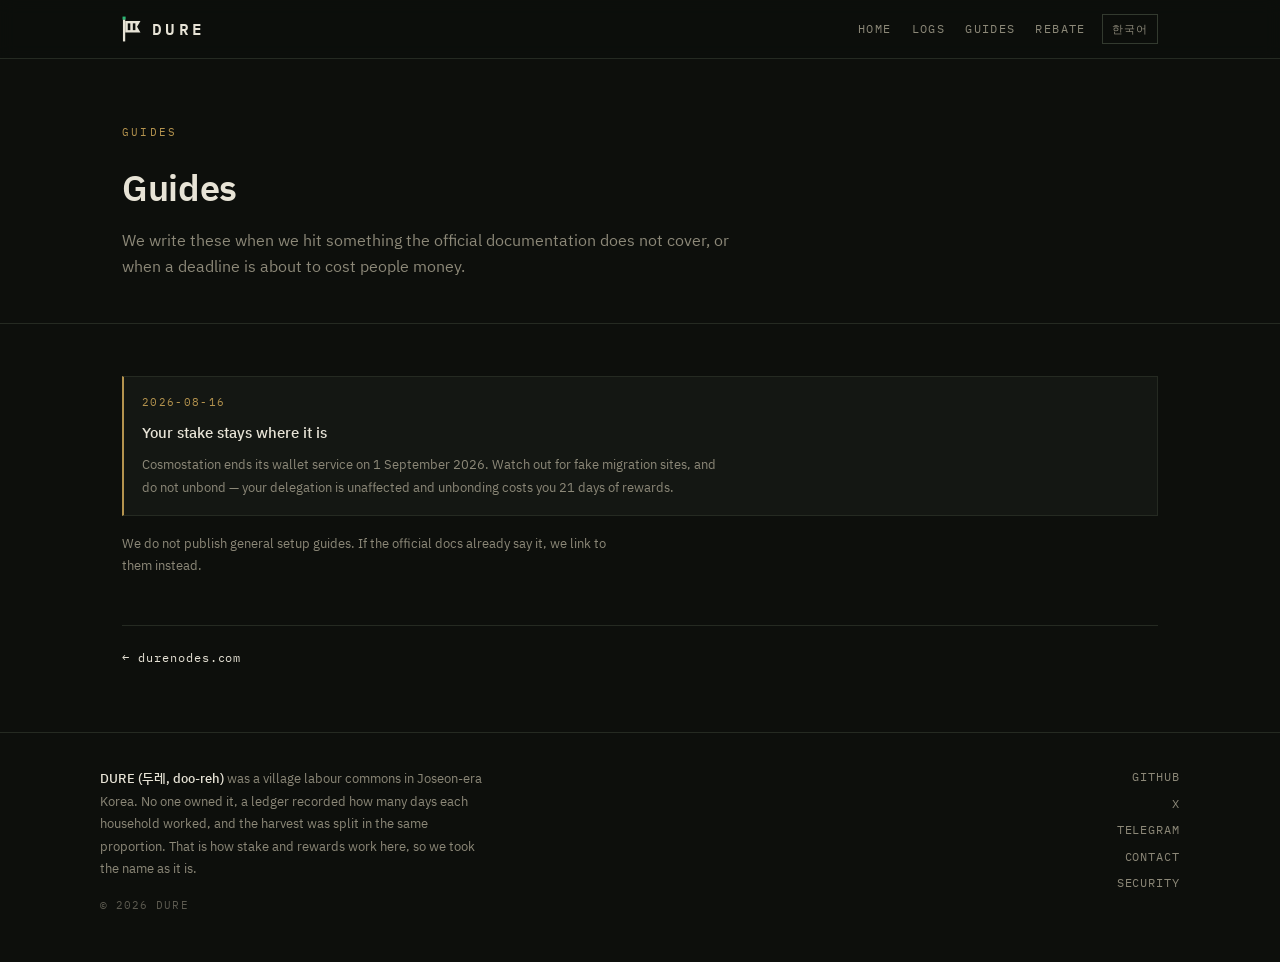
<file: guides/index.html>
<!DOCTYPE html>
<html lang="en">
<head>
<meta charset="utf-8">
<meta name="viewport" content="width=device-width, initial-scale=1, viewport-fit=cover">
<title>Guides | DURE</title>
<meta name="description" content="Operational notes from running Celestia and Cosmos Hub validators. Only what the official documentation does not cover.">
<link rel="canonical" href="https://durenodes.com/guides/">
<link rel="alternate" hreflang="en" href="https://durenodes.com/guides/">
<link rel="alternate" hreflang="ko" href="https://durenodes.com/ko/guides/">
<link rel="alternate" hreflang="x-default" href="https://durenodes.com/guides/">
<link rel="icon" type="image/png" href="/favicon.png">
<link rel="apple-touch-icon" href="/icon-256.png">
<meta name="theme-color" content="#0D0F0C">
<meta property="og:type" content="website">
<meta property="og:site_name" content="DURE">
<meta property="og:locale" content="en_US">
<meta property="og:url" content="https://durenodes.com/guides/">
<meta property="og:title" content="Guides | DURE">
<meta property="og:description" content="Operational notes from running Celestia and Cosmos Hub validators. Only what the official documentation does not cover.">
<meta property="og:image" content="https://durenodes.com/og.png">
<meta name="twitter:card" content="summary_large_image">
<meta name="twitter:site" content="@durenodes">
<link rel="preconnect" href="https://fonts.googleapis.com">
<link rel="preconnect" href="https://fonts.gstatic.com" crossorigin>
<link href="https://fonts.googleapis.com/css2?family=IBM+Plex+Mono:wght@400;500;600&family=IBM+Plex+Sans+KR:wght@300;400;500;600&display=swap" rel="stylesheet">
<style>
:root {
  --bg: #0D0F0C;
  --panel: #141713;
  --panel-2: #1A1E18;
  --line: #252A22;
  --line-2: #333A2F;
  --fg: #E7E3D6;
  --muted: #8C8878;
  --dim: #5C5A50;
  --green: #2BB673;
  --brass: #B4934E;
  --red: #C86A5A;
  --wrap: 1080px;
  --mono: 'IBM Plex Mono', ui-monospace, SFMono-Regular, Menlo, monospace;
  --sans: 'IBM Plex Sans KR', -apple-system, BlinkMacSystemFont, 'Apple SD Gothic Neo', sans-serif;
}

* { box-sizing: border-box; }
html { scroll-behavior: smooth; -webkit-text-size-adjust: 100%; }
body {
  margin: 0; background: var(--bg); color: var(--fg);
  font-family: var(--sans); font-size: 15px; line-height: 1.7;
  -webkit-font-smoothing: antialiased;
  overflow-x: hidden;
}
body, div, span, p, h1, h2, h3, li, td, th, a, b { word-break: keep-all; }
p, h1, h2, h3, li { text-wrap: pretty; }
a { color: inherit; text-decoration: none; }
:focus-visible { outline: 1px solid var(--green); outline-offset: 3px; }
img, svg { max-width: 100%; }

.wrap { max-width: var(--wrap); margin: 0 auto; padding: 0 22px; }
.mono { font-family: var(--mono); }


.hdr {
  position: sticky; top: 0; z-index: 30;
  background: rgba(13,15,12,.92); backdrop-filter: blur(8px);
  border-bottom: 1px solid var(--line);
}
.hdr-in { display: flex; align-items: center; gap: 16px; height: 58px; }
.brand { display: flex; align-items: center; gap: 11px; flex: none; }
.brand b { font-family: var(--mono); font-size: 15.5px; font-weight: 600; letter-spacing: .22em; }
.nav {
  margin-left: auto; display: flex; gap: 20px; align-items: center;
  font-family: var(--mono); font-size: 11.5px; letter-spacing: .12em; color: var(--muted);
}
.nav a:hover { color: var(--fg); }
.lang {
  font-family: var(--mono); font-size: 11px; letter-spacing: .1em;
  color: var(--muted); border: 1px solid var(--line-2); padding: 5px 9px; flex: none;
}
.lang:hover { color: var(--fg); border-color: var(--muted); }


.hero { border-bottom: 1px solid var(--line); padding: 64px 0 44px; }
.kicker { font-family: var(--mono); font-size: 11px; letter-spacing: .2em; color: var(--brass); margin-bottom: 20px; }
h1 { font-size: clamp(24px, 4.2vw, 36px); line-height: 1.42; font-weight: 600; margin: 0 0 14px; letter-spacing: -.01em; max-width: 26ch; }
.lede { color: var(--muted); margin: 0; max-width: 62ch; font-size: 15.5px; }
.lede b { color: var(--fg); font-weight: 500; }
.lede a { color: var(--brass); text-decoration: underline; text-underline-offset: 3px; }
.lede a:hover { color: var(--fg); }

.stats { display: grid; grid-template-columns: repeat(4, minmax(0,1fr)); gap: 1px; margin-top: 38px; background: var(--line); border: 1px solid var(--line); }
.stat { background: var(--panel); padding: 18px; }
.stat-n { font-family: var(--mono); font-size: clamp(20px, 3.4vw, 26px); font-weight: 600; letter-spacing: -.02em; line-height: 1.2; }
.stat-n small { font-size: .55em; color: var(--muted); font-weight: 400; }
.stat-l { font-family: var(--mono); font-size: 10.5px; letter-spacing: .12em; color: var(--muted); margin-top: 5px; }

.cta { display: flex; flex-wrap: wrap; gap: 10px; margin-top: 26px; }
.btn {
  font-family: var(--mono); font-size: 12px; letter-spacing: .12em;
  padding: 12px 20px; border: 1px solid var(--line-2);
  display: inline-flex; align-items: center; gap: 9px;
}
.btn:hover { border-color: var(--muted); }
.btn-solid { border-color: var(--fg); background: var(--fg); color: var(--bg); font-weight: 600; }
.btn-solid:hover { background: #fff; color: var(--bg); }
.dot { width: 7px; height: 7px; background: var(--green); display: block; flex: none; }


section { padding: 52px 0; }
.sec-head { display: flex; align-items: baseline; gap: 12px; margin-bottom: 22px; flex-wrap: wrap; }
h2 { font-family: var(--mono); font-size: 12px; letter-spacing: .18em; font-weight: 600; margin: 0; }
.sec-sub { font-size: 13px; color: var(--muted); }
.rule { height: 7px; border-top: 1px solid var(--line); background-image: repeating-linear-gradient(90deg, var(--line-2) 0 1px, transparent 1px 22px); background-size: 100% 4px; background-repeat: no-repeat; }


.grid-2 { display: grid; grid-template-columns: repeat(2, minmax(0,1fr)); gap: 1px; background: var(--line); border: 1px solid var(--line); }
.net { background: var(--panel); padding: 18px; display: flex; flex-direction: column; gap: 11px; min-height: 118px; border-left: 2px solid var(--line-2); }
.net.live { border-left-color: #5C8A4A; }
.net.test { border-left-color: var(--brass); }
.net.next { background: var(--panel-2); }
.net-top { display: flex; align-items: center; gap: 10px; flex-wrap: wrap; }
.tick { width: 26px; height: 26px; border: 1px solid var(--line-2); display: grid; place-items: center; font-family: var(--mono); font-size: 10px; color: var(--muted); flex: none; }
.net-name { font-family: var(--mono); font-size: 13.5px; letter-spacing: .04em; }
.tag { margin-left: auto; font-family: var(--mono); font-size: 9.5px; letter-spacing: .12em; padding: 3px 7px; border: 1px solid var(--line-2); color: var(--muted); display: flex; align-items: center; gap: 6px; }
.tag.on { border-color: rgba(43,182,115,.45); color: var(--green); }
.tag.warn { border-color: rgba(180,147,78,.45); color: var(--brass); }
.blink { width: 6px; height: 6px; background: var(--green); display: block; animation: dure-blink 2.6s steps(1,end) infinite; }
@keyframes dure-blink { 0%,60% { opacity: 1 } 61%,100% { opacity: .3 } }
.net-meta { font-family: var(--mono); font-size: 11.5px; color: var(--muted); display: flex; flex-wrap: wrap; gap: 4px 14px; margin-top: auto; }
.net-meta b { color: var(--fg); font-weight: 500; }


.grid-svc { display: grid; grid-template-columns: repeat(auto-fill, minmax(168px,1fr)); gap: 1px; background: var(--line); border: 1px solid var(--line); }
.svc { background: var(--panel-2); padding: 15px 16px; display: flex; flex-direction: column; gap: 5px; min-height: 106px; }
.svc-n { font-family: var(--mono); font-size: 12.5px; color: var(--muted); }
.svc-d { font-size: 12px; color: var(--muted); line-height: 1.55; }
.svc-s { font-family: var(--mono); font-size: 10px; letter-spacing: .12em; color: var(--brass); margin-top: auto; }


.tbl-wrap { border: 1px solid var(--line); overflow-x: auto; -webkit-overflow-scrolling: touch; }
table { width: 100%; border-collapse: collapse; font-family: var(--mono); font-size: 12.5px; font-variant-numeric: tabular-nums; min-width: 620px; }
thead tr { background: var(--panel); font-size: 10.5px; letter-spacing: .12em; color: var(--muted); }
th { text-align: left; padding: 11px 14px; font-weight: 400; border-bottom: 1px solid var(--line); white-space: nowrap; }
td { padding: 12px 14px; border-bottom: 1px solid var(--line); white-space: nowrap; }
tbody tr:last-child td { border-bottom: 0; }
.num { text-align: right; }
.ok { color: var(--green); }
.min-badge { color: var(--green); font-size: 10px; letter-spacing: .1em; margin-left: 6px; }

.note { border: 1px solid var(--line); border-top: 0; background: var(--panel); padding: 14px 16px; font-size: 13px; color: var(--muted); line-height: 1.75; }
.note b { color: var(--fg); font-weight: 500; }
.foot-meta { display: flex; flex-wrap: wrap; gap: 10px 26px; margin-top: 14px; font-family: var(--mono); font-size: 11px; letter-spacing: .1em; color: var(--muted); }


.empty { border: 1px solid var(--line); background: var(--panel); padding: 26px 20px; text-align: center; }
.empty-t { font-family: var(--mono); font-size: 12.5px; letter-spacing: .12em; color: var(--green); margin-bottom: 10px; }
.empty p { margin: 0 auto; font-size: 13.5px; color: var(--muted); line-height: 1.8; max-width: 60ch; }

.log-head { margin: 0 0 16px; font-size: 13.5px; color: var(--muted); line-height: 1.8; max-width: 66ch; }
.log-head a { color: var(--brass); text-decoration: underline; text-underline-offset: 3px; }
.inc { border: 1px solid var(--line); background: var(--panel); padding: 16px 18px; border-left: 2px solid var(--brass); }
.inc + .inc { margin-top: 1px; }
.inc-when { font-family: var(--mono); font-size: 11px; letter-spacing: .12em; color: var(--brass); }
.inc-body { margin: 9px 0 0; font-size: 14px; color: var(--fg); line-height: 1.75; }
.inc-meta { display: flex; flex-wrap: wrap; gap: 8px 28px; margin-top: 13px; padding-top: 12px;
  border-top: 1px solid var(--line); font-size: 12.5px; color: var(--muted); line-height: 1.7; }
.inc-meta span { max-width: 58ch; }
.inc-meta b { font-family: var(--mono); font-size: 10px; letter-spacing: .14em; color: var(--muted);
  font-weight: 500; margin-right: 8px; }


.val-card { border: 1px solid var(--line); background: var(--panel); padding: 14px 16px; margin-bottom: 16px; }

#delegate .cta { margin-bottom: 30px; }
#delegate .cta:last-child { margin-bottom: 0; }
.val-label { display: block; font-family: var(--mono); font-size: 10px; letter-spacing: .16em; color: var(--brass); font-weight: 500; margin-bottom: 7px; }
.val-addr { font-family: var(--mono); font-size: 12.5px; word-break: break-all; color: var(--fg); }
.val-meta { display: flex; flex-wrap: wrap; gap: 8px 22px; margin-top: 13px; padding-top: 12px; border-top: 1px solid var(--line); font-family: var(--mono); font-size: 11px; letter-spacing: .1em; color: var(--muted); }
.val-meta b { color: var(--green); font-weight: 500; }


footer { border-top: 1px solid var(--line); }
.foot { padding: 34px 0 48px; display: flex; flex-wrap: wrap; gap: 24px; align-items: flex-start; }
.foot-story { max-width: 48ch; font-size: 12.5px; color: var(--muted); line-height: 1.8; }
.foot-story b { color: var(--fg); font-weight: 500; }
.copy { font-family: var(--mono); font-size: 10.5px; letter-spacing: .1em; color: var(--dim); margin-top: 16px; }
.foot-links { margin-left: auto; display: flex; flex-direction: column; gap: 7px; font-family: var(--mono); font-size: 11.5px; letter-spacing: .08em; color: var(--muted); text-align: right; }
.foot-links a:hover { color: var(--fg); }


@media (max-width: 760px) {
  .wrap { padding: 0 16px; }
  .hdr-in { height: 52px; gap: 10px; }
  .nav { gap: 13px; font-size: 10.5px; overflow-x: auto; scrollbar-width: none; -ms-overflow-style: none; }
  .nav::-webkit-scrollbar { display: none; }
  .hero { padding: 44px 0 34px; }
  .stats { grid-template-columns: repeat(2, minmax(0,1fr)); }
  .grid-2 { grid-template-columns: 1fr; }
  .grid-svc { grid-template-columns: repeat(auto-fill, minmax(150px,1fr)); }
  section { padding: 40px 0; }
  .foot { flex-direction: column; gap: 20px; }
  .foot-links { margin-left: 0; text-align: left; flex-direction: row; flex-wrap: wrap; gap: 8px 18px; }
  .btn { flex: 1 1 auto; justify-content: center; }
}


@media (max-width: 460px) {
  .grid-svc { grid-template-columns: 1fr 1fr; }
  .val-meta { gap: 6px 16px; font-size: 10.5px; }
  .foot-meta { font-size: 10.5px; }
}

@media (prefers-reduced-motion: reduce) {
  * { animation: none !important; transition: none !important; }
  html { scroll-behavior: auto; }
}

.log-note { margin: 16px 0 0; font-size: 12.5px; color: var(--muted); line-height: 1.8; max-width: 66ch; }

.inc-more { display: inline-block; margin-top: 13px; font-family: var(--mono); font-size: 11px;
  letter-spacing: .1em; color: var(--brass); border-bottom: 1px solid rgba(180,147,78,.35); padding-bottom: 2px; }
.inc-more:hover { color: var(--fg); border-bottom-color: var(--fg); }


.pm-meta { display: grid; grid-template-columns: repeat(auto-fit, minmax(140px,1fr)); gap: 1px; margin-top: 34px; background: var(--line); border: 1px solid var(--line); }
.pm-m { background: var(--panel); padding: 15px 16px; display: flex; flex-direction: column; gap: 5px; }
.pm-m b { font-family: var(--mono); font-size: 10px; letter-spacing: .14em; color: var(--muted); font-weight: 400; }
.pm-m span { font-family: var(--mono); font-size: 13px; }
.post { max-width: 68ch; }
.post h2 { font-family: var(--sans); font-size: 19px; font-weight: 600; letter-spacing: 0; margin: 44px 0 14px; text-transform: none; }
.post h2:first-child { margin-top: 0; }
.post p { margin: 0 0 15px; font-size: 15px; line-height: 1.85; color: #C9C4B4; }
.post p b { color: var(--fg); font-weight: 600; }
.post code { font-family: var(--mono); font-size: .88em; color: var(--brass); background: var(--panel-2); padding: 1px 5px; }
.post pre { font-family: var(--mono); font-size: 12px; line-height: 1.7; color: var(--muted);
  background: var(--panel); border: 1px solid var(--line); border-left: 2px solid var(--line-2);
  padding: 14px 16px; margin: 0 0 18px; overflow-x: auto; -webkit-overflow-scrolling: touch; }
.post a { color: var(--brass); text-decoration: underline; text-underline-offset: 3px; }
.post a:hover { color: var(--fg); }
.pm-back { margin-top: 48px; padding-top: 22px; border-top: 1px solid var(--line); font-family: var(--mono); font-size: 12px; letter-spacing: .08em; }


.gd { display: block; border: 1px solid var(--line); background: var(--panel);
  padding: 16px 18px; border-left: 2px solid var(--brass); text-decoration: none; }
.gd + .gd { margin-top: 1px; }
.gd:hover { border-left-color: var(--fg); }
.gd-when { font-family: var(--mono); font-size: 11px; letter-spacing: .12em; color: var(--brass); }
.gd-t { margin-top: 9px; font-size: 15px; color: var(--fg); line-height: 1.6; font-weight: 500; }
.gd-d { margin: 8px 0 0; font-size: 13px; color: var(--muted); line-height: 1.75; max-width: 72ch; }


.doors { display: grid; grid-template-columns: 1fr 1fr; gap: 1px; }
@media (max-width: 720px) { .doors { grid-template-columns: 1fr; } }
.door { display: block; border: 1px solid var(--line); background: var(--panel);
  padding: 22px 22px 20px; text-decoration: none; }
.door:hover { border-color: var(--brass); }
.door-k { font-family: var(--mono); font-size: 11px; letter-spacing: .14em; color: var(--brass); }
.door-t { margin-top: 12px; font-size: 17px; color: var(--fg); line-height: 1.5; font-weight: 500; }
.door-d { margin: 9px 0 0; font-size: 13px; color: var(--muted); line-height: 1.8; }
.door-go { display: inline-block; margin-top: 16px; font-family: var(--mono); font-size: 11px;
  letter-spacing: .1em; color: var(--muted); border-bottom: 1px solid var(--line); padding-bottom: 2px; }
.door:hover .door-go { color: var(--fg); border-bottom-color: var(--fg); }
.nav-here { color: var(--fg); }


@media (max-width: 560px) {
  
  .hdr-in { flex-wrap: wrap; height: auto; padding-top: 9px; padding-bottom: 9px; row-gap: 9px; }
  .brand { order: 1; }
  .lang { order: 2; margin-left: auto; }
  .nav { order: 3; flex-basis: 100%; margin-left: 0; overflow: visible;
    justify-content: flex-end; }
}


.rb-chain { font-family: var(--mono); font-size: 11px; letter-spacing: .1em;
  color: var(--muted); margin: 26px 0 8px; text-transform: uppercase; }
.rb-chain b { color: var(--fg); }


.calc { border: 1px solid var(--line); background: var(--panel); margin: 26px 0 0; }
.calc-row { display: grid; grid-template-columns: 1fr 1fr; gap: 1px;
  background: var(--line); border-bottom: 1px solid var(--line); }
.calc-row select, .calc-row input {
  font-family: var(--mono); font-size: 13px; color: var(--fg); background: var(--panel-2);
  border: 0; padding: 13px 14px; min-width: 0; -webkit-appearance: none; appearance: none;
  border-radius: 0; }
.calc-row input { text-align: right; font-variant-numeric: tabular-nums; }
.calc-row select:focus, .calc-row input:focus { outline: 1px solid var(--brass); outline-offset: -1px; }
.calc-out { display: grid; grid-template-columns: repeat(3, minmax(0,1fr)); gap: 1px; background: var(--line); }
.calc-cell { background: var(--panel); padding: 15px 14px; }
.calc-cell b { display: block; font-family: var(--mono); font-size: 14px; font-weight: 600;
  font-variant-numeric: tabular-nums; word-break: break-all; }
.calc-cell span { display: block; font-family: var(--mono); font-size: 10px; letter-spacing: .12em;
  color: var(--muted); margin-top: 5px; }
.calc-note { font-size: 12.5px; line-height: 1.7; color: var(--muted); margin: 0;
  padding: 13px 14px; border-top: 1px solid var(--line); }
@media (max-width: 460px) {
  .calc-out { grid-template-columns: 1fr; }
  
  .calc-row { grid-template-columns: 1fr; }
}
@media (max-width: 400px) {
  
  .nav { gap: 10px; font-size: 10px; }
}
</style>
</head>
<body>

<header class="hdr">
  <div class="wrap hdr-in">
    <a class="brand" href="/" aria-label="DURE">
      <svg width="19" height="26" viewBox="52 32 133 184" aria-hidden="true" style="display:block">
          <rect x="55" y="36" width="22" height="22" fill="#2BB673"></rect>
          <rect x="58" y="58" width="16" height="154" fill="#E7E3D6"></rect>
          <path d="M74,68 L182,68 L158,108 L182,148 L74,148 Z" fill="#E7E3D6"></path>
          <g fill="#0D0F0C"><rect x="92" y="84" width="18" height="48"></rect><rect x="128" y="84" width="18" height="48"></rect></g>
        </svg>
      <b>DURE</b>
    </a>
    <nav class="nav" aria-label="Sections">
      <a href="/">HOME</a>
      <a href="/incidents/">LOGS</a>
      <a href="/guides/">GUIDES</a>
      <a href="/rebate/">REBATE</a>
    </nav>
    <a class="lang" href="/ko/guides/" hreflang="ko" rel="alternate">한국어</a>
  </div>
</header>

<main id="top">
  <div class="hero">
    <div class="wrap">
      <div class="kicker">GUIDES</div>
      <h1>Guides</h1>
      <p class="lede">We write these when we hit something the official documentation does not cover, or when a deadline is about to cost people money.</p>
    </div>
  </div>

  <section>
    <div class="wrap">
      <a class="gd" href="/guides/cosmostation-shutdown/">
        <div class="gd-when">2026-08-16</div>
        <div class="gd-t">Your stake stays where it is</div>
        <p class="gd-d">Cosmostation ends its wallet service on 1 September 2026. Watch out for fake migration sites, and do not unbond — your delegation is unaffected and unbonding costs you 21 days of rewards.</p>
      </a>
      <p class="log-note">We do not publish general setup guides. If the official docs already say it, we link to them instead.</p>
      <p class="pm-back"><a href="/">← durenodes.com</a></p>
    </div>
  </section>
</main>

<footer>
  <div class="wrap foot">
    <div class="foot-story">
      <b>DURE (두레, doo-reh)</b> was a village labour commons in Joseon-era Korea. No one owned it, a ledger recorded how many days each household worked, and the harvest was split in the same proportion. That is how stake and rewards work here, so we took the name as it is.
      <div class="copy">© 2026 DURE</div>
    </div>
    <div class="foot-links">
        <a href="https://github.com/durenodes" rel="me noopener" target="_blank">GITHUB</a>
        <a href="https://x.com/durenodes" rel="me noopener" target="_blank">X</a>
        <a href="https://t.me/durenodes" rel="me noopener" target="_blank">TELEGRAM</a>
        <a href="mailto:contact@durenodes.com">CONTACT</a>
        <a href="mailto:security@durenodes.com">SECURITY</a>
    </div>
  </div>
</footer>

</body>
</html>
</file>
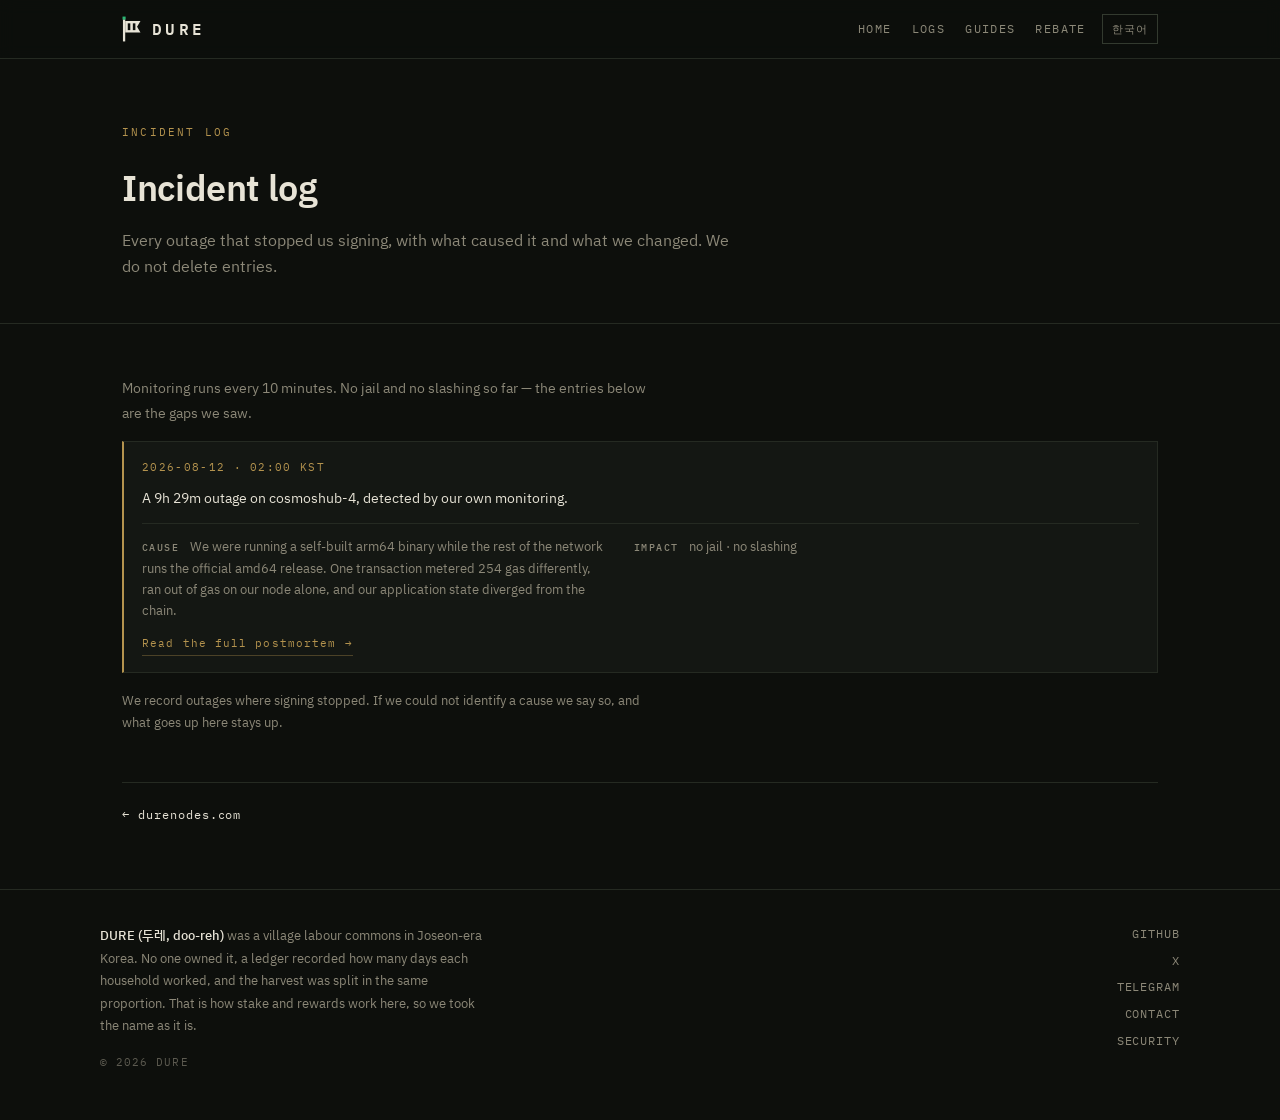
<file: incidents/index.html>
<!DOCTYPE html>
<html lang="en">
<head>
<meta charset="utf-8">
<meta name="viewport" content="width=device-width, initial-scale=1, viewport-fit=cover">
<title>Incident log | DURE</title>
<meta name="description" content="Every signing outage on our validators, with cause, duration and what changed. Entries are never removed.">
<link rel="canonical" href="https://durenodes.com/incidents/">
<link rel="alternate" hreflang="en" href="https://durenodes.com/incidents/">
<link rel="alternate" hreflang="ko" href="https://durenodes.com/ko/incidents/">
<link rel="alternate" hreflang="x-default" href="https://durenodes.com/incidents/">
<link rel="icon" type="image/png" href="/favicon.png">
<link rel="apple-touch-icon" href="/icon-256.png">
<meta name="theme-color" content="#0D0F0C">
<meta property="og:type" content="website">
<meta property="og:site_name" content="DURE">
<meta property="og:locale" content="en_US">
<meta property="og:url" content="https://durenodes.com/incidents/">
<meta property="og:title" content="Incident log | DURE">
<meta property="og:description" content="Every signing outage on our validators, with cause, duration and what changed. Entries are never removed.">
<meta property="og:image" content="https://durenodes.com/og.png">
<meta name="twitter:card" content="summary_large_image">
<meta name="twitter:site" content="@durenodes">
<link rel="preconnect" href="https://fonts.googleapis.com">
<link rel="preconnect" href="https://fonts.gstatic.com" crossorigin>
<link href="https://fonts.googleapis.com/css2?family=IBM+Plex+Mono:wght@400;500;600&family=IBM+Plex+Sans+KR:wght@300;400;500;600&display=swap" rel="stylesheet">
<style>
:root {
  --bg: #0D0F0C;
  --panel: #141713;
  --panel-2: #1A1E18;
  --line: #252A22;
  --line-2: #333A2F;
  --fg: #E7E3D6;
  --muted: #8C8878;
  --dim: #5C5A50;
  --green: #2BB673;
  --brass: #B4934E;
  --red: #C86A5A;
  --wrap: 1080px;
  --mono: 'IBM Plex Mono', ui-monospace, SFMono-Regular, Menlo, monospace;
  --sans: 'IBM Plex Sans KR', -apple-system, BlinkMacSystemFont, 'Apple SD Gothic Neo', sans-serif;
}

* { box-sizing: border-box; }
html { scroll-behavior: smooth; -webkit-text-size-adjust: 100%; }
body {
  margin: 0; background: var(--bg); color: var(--fg);
  font-family: var(--sans); font-size: 15px; line-height: 1.7;
  -webkit-font-smoothing: antialiased;
  overflow-x: hidden;
}
body, div, span, p, h1, h2, h3, li, td, th, a, b { word-break: keep-all; }
p, h1, h2, h3, li { text-wrap: pretty; }
a { color: inherit; text-decoration: none; }
:focus-visible { outline: 1px solid var(--green); outline-offset: 3px; }
img, svg { max-width: 100%; }

.wrap { max-width: var(--wrap); margin: 0 auto; padding: 0 22px; }
.mono { font-family: var(--mono); }


.hdr {
  position: sticky; top: 0; z-index: 30;
  background: rgba(13,15,12,.92); backdrop-filter: blur(8px);
  border-bottom: 1px solid var(--line);
}
.hdr-in { display: flex; align-items: center; gap: 16px; height: 58px; }
.brand { display: flex; align-items: center; gap: 11px; flex: none; }
.brand b { font-family: var(--mono); font-size: 15.5px; font-weight: 600; letter-spacing: .22em; }
.nav {
  margin-left: auto; display: flex; gap: 20px; align-items: center;
  font-family: var(--mono); font-size: 11.5px; letter-spacing: .12em; color: var(--muted);
}
.nav a:hover { color: var(--fg); }
.lang {
  font-family: var(--mono); font-size: 11px; letter-spacing: .1em;
  color: var(--muted); border: 1px solid var(--line-2); padding: 5px 9px; flex: none;
}
.lang:hover { color: var(--fg); border-color: var(--muted); }


.hero { border-bottom: 1px solid var(--line); padding: 64px 0 44px; }
.kicker { font-family: var(--mono); font-size: 11px; letter-spacing: .2em; color: var(--brass); margin-bottom: 20px; }
h1 { font-size: clamp(24px, 4.2vw, 36px); line-height: 1.42; font-weight: 600; margin: 0 0 14px; letter-spacing: -.01em; max-width: 26ch; }
.lede { color: var(--muted); margin: 0; max-width: 62ch; font-size: 15.5px; }
.lede b { color: var(--fg); font-weight: 500; }
.lede a { color: var(--brass); text-decoration: underline; text-underline-offset: 3px; }
.lede a:hover { color: var(--fg); }

.stats { display: grid; grid-template-columns: repeat(4, minmax(0,1fr)); gap: 1px; margin-top: 38px; background: var(--line); border: 1px solid var(--line); }
.stat { background: var(--panel); padding: 18px; }
.stat-n { font-family: var(--mono); font-size: clamp(20px, 3.4vw, 26px); font-weight: 600; letter-spacing: -.02em; line-height: 1.2; }
.stat-n small { font-size: .55em; color: var(--muted); font-weight: 400; }
.stat-l { font-family: var(--mono); font-size: 10.5px; letter-spacing: .12em; color: var(--muted); margin-top: 5px; }

.cta { display: flex; flex-wrap: wrap; gap: 10px; margin-top: 26px; }
.btn {
  font-family: var(--mono); font-size: 12px; letter-spacing: .12em;
  padding: 12px 20px; border: 1px solid var(--line-2);
  display: inline-flex; align-items: center; gap: 9px;
}
.btn:hover { border-color: var(--muted); }
.btn-solid { border-color: var(--fg); background: var(--fg); color: var(--bg); font-weight: 600; }
.btn-solid:hover { background: #fff; color: var(--bg); }
.dot { width: 7px; height: 7px; background: var(--green); display: block; flex: none; }


section { padding: 52px 0; }
.sec-head { display: flex; align-items: baseline; gap: 12px; margin-bottom: 22px; flex-wrap: wrap; }
h2 { font-family: var(--mono); font-size: 12px; letter-spacing: .18em; font-weight: 600; margin: 0; }
.sec-sub { font-size: 13px; color: var(--muted); }
.rule { height: 7px; border-top: 1px solid var(--line); background-image: repeating-linear-gradient(90deg, var(--line-2) 0 1px, transparent 1px 22px); background-size: 100% 4px; background-repeat: no-repeat; }


.grid-2 { display: grid; grid-template-columns: repeat(2, minmax(0,1fr)); gap: 1px; background: var(--line); border: 1px solid var(--line); }
.net { background: var(--panel); padding: 18px; display: flex; flex-direction: column; gap: 11px; min-height: 118px; border-left: 2px solid var(--line-2); }
.net.live { border-left-color: #5C8A4A; }
.net.test { border-left-color: var(--brass); }
.net.next { background: var(--panel-2); }
.net-top { display: flex; align-items: center; gap: 10px; flex-wrap: wrap; }
.tick { width: 26px; height: 26px; border: 1px solid var(--line-2); display: grid; place-items: center; font-family: var(--mono); font-size: 10px; color: var(--muted); flex: none; }
.net-name { font-family: var(--mono); font-size: 13.5px; letter-spacing: .04em; }
.tag { margin-left: auto; font-family: var(--mono); font-size: 9.5px; letter-spacing: .12em; padding: 3px 7px; border: 1px solid var(--line-2); color: var(--muted); display: flex; align-items: center; gap: 6px; }
.tag.on { border-color: rgba(43,182,115,.45); color: var(--green); }
.tag.warn { border-color: rgba(180,147,78,.45); color: var(--brass); }
.blink { width: 6px; height: 6px; background: var(--green); display: block; animation: dure-blink 2.6s steps(1,end) infinite; }
@keyframes dure-blink { 0%,60% { opacity: 1 } 61%,100% { opacity: .3 } }
.net-meta { font-family: var(--mono); font-size: 11.5px; color: var(--muted); display: flex; flex-wrap: wrap; gap: 4px 14px; margin-top: auto; }
.net-meta b { color: var(--fg); font-weight: 500; }


.grid-svc { display: grid; grid-template-columns: repeat(auto-fill, minmax(168px,1fr)); gap: 1px; background: var(--line); border: 1px solid var(--line); }
.svc { background: var(--panel-2); padding: 15px 16px; display: flex; flex-direction: column; gap: 5px; min-height: 106px; }
.svc-n { font-family: var(--mono); font-size: 12.5px; color: var(--muted); }
.svc-d { font-size: 12px; color: var(--muted); line-height: 1.55; }
.svc-s { font-family: var(--mono); font-size: 10px; letter-spacing: .12em; color: var(--brass); margin-top: auto; }


.tbl-wrap { border: 1px solid var(--line); overflow-x: auto; -webkit-overflow-scrolling: touch; }
table { width: 100%; border-collapse: collapse; font-family: var(--mono); font-size: 12.5px; font-variant-numeric: tabular-nums; min-width: 620px; }
thead tr { background: var(--panel); font-size: 10.5px; letter-spacing: .12em; color: var(--muted); }
th { text-align: left; padding: 11px 14px; font-weight: 400; border-bottom: 1px solid var(--line); white-space: nowrap; }
td { padding: 12px 14px; border-bottom: 1px solid var(--line); white-space: nowrap; }
tbody tr:last-child td { border-bottom: 0; }
.num { text-align: right; }
.ok { color: var(--green); }
.min-badge { color: var(--green); font-size: 10px; letter-spacing: .1em; margin-left: 6px; }

.note { border: 1px solid var(--line); border-top: 0; background: var(--panel); padding: 14px 16px; font-size: 13px; color: var(--muted); line-height: 1.75; }
.note b { color: var(--fg); font-weight: 500; }
.foot-meta { display: flex; flex-wrap: wrap; gap: 10px 26px; margin-top: 14px; font-family: var(--mono); font-size: 11px; letter-spacing: .1em; color: var(--muted); }


.empty { border: 1px solid var(--line); background: var(--panel); padding: 26px 20px; text-align: center; }
.empty-t { font-family: var(--mono); font-size: 12.5px; letter-spacing: .12em; color: var(--green); margin-bottom: 10px; }
.empty p { margin: 0 auto; font-size: 13.5px; color: var(--muted); line-height: 1.8; max-width: 60ch; }

.log-head { margin: 0 0 16px; font-size: 13.5px; color: var(--muted); line-height: 1.8; max-width: 66ch; }
.log-head a { color: var(--brass); text-decoration: underline; text-underline-offset: 3px; }
.inc { border: 1px solid var(--line); background: var(--panel); padding: 16px 18px; border-left: 2px solid var(--brass); }
.inc + .inc { margin-top: 1px; }
.inc-when { font-family: var(--mono); font-size: 11px; letter-spacing: .12em; color: var(--brass); }
.inc-body { margin: 9px 0 0; font-size: 14px; color: var(--fg); line-height: 1.75; }
.inc-meta { display: flex; flex-wrap: wrap; gap: 8px 28px; margin-top: 13px; padding-top: 12px;
  border-top: 1px solid var(--line); font-size: 12.5px; color: var(--muted); line-height: 1.7; }
.inc-meta span { max-width: 58ch; }
.inc-meta b { font-family: var(--mono); font-size: 10px; letter-spacing: .14em; color: var(--muted);
  font-weight: 500; margin-right: 8px; }


.val-card { border: 1px solid var(--line); background: var(--panel); padding: 14px 16px; margin-bottom: 16px; }

#delegate .cta { margin-bottom: 30px; }
#delegate .cta:last-child { margin-bottom: 0; }
.val-label { display: block; font-family: var(--mono); font-size: 10px; letter-spacing: .16em; color: var(--brass); font-weight: 500; margin-bottom: 7px; }
.val-addr { font-family: var(--mono); font-size: 12.5px; word-break: break-all; color: var(--fg); }
.val-meta { display: flex; flex-wrap: wrap; gap: 8px 22px; margin-top: 13px; padding-top: 12px; border-top: 1px solid var(--line); font-family: var(--mono); font-size: 11px; letter-spacing: .1em; color: var(--muted); }
.val-meta b { color: var(--green); font-weight: 500; }


footer { border-top: 1px solid var(--line); }
.foot { padding: 34px 0 48px; display: flex; flex-wrap: wrap; gap: 24px; align-items: flex-start; }
.foot-story { max-width: 48ch; font-size: 12.5px; color: var(--muted); line-height: 1.8; }
.foot-story b { color: var(--fg); font-weight: 500; }
.copy { font-family: var(--mono); font-size: 10.5px; letter-spacing: .1em; color: var(--dim); margin-top: 16px; }
.foot-links { margin-left: auto; display: flex; flex-direction: column; gap: 7px; font-family: var(--mono); font-size: 11.5px; letter-spacing: .08em; color: var(--muted); text-align: right; }
.foot-links a:hover { color: var(--fg); }


@media (max-width: 760px) {
  .wrap { padding: 0 16px; }
  .hdr-in { height: 52px; gap: 10px; }
  .nav { gap: 13px; font-size: 10.5px; overflow-x: auto; scrollbar-width: none; -ms-overflow-style: none; }
  .nav::-webkit-scrollbar { display: none; }
  .hero { padding: 44px 0 34px; }
  .stats { grid-template-columns: repeat(2, minmax(0,1fr)); }
  .grid-2 { grid-template-columns: 1fr; }
  .grid-svc { grid-template-columns: repeat(auto-fill, minmax(150px,1fr)); }
  section { padding: 40px 0; }
  .foot { flex-direction: column; gap: 20px; }
  .foot-links { margin-left: 0; text-align: left; flex-direction: row; flex-wrap: wrap; gap: 8px 18px; }
  .btn { flex: 1 1 auto; justify-content: center; }
}


@media (max-width: 460px) {
  .grid-svc { grid-template-columns: 1fr 1fr; }
  .val-meta { gap: 6px 16px; font-size: 10.5px; }
  .foot-meta { font-size: 10.5px; }
}

@media (prefers-reduced-motion: reduce) {
  * { animation: none !important; transition: none !important; }
  html { scroll-behavior: auto; }
}

.log-note { margin: 16px 0 0; font-size: 12.5px; color: var(--muted); line-height: 1.8; max-width: 66ch; }

.inc-more { display: inline-block; margin-top: 13px; font-family: var(--mono); font-size: 11px;
  letter-spacing: .1em; color: var(--brass); border-bottom: 1px solid rgba(180,147,78,.35); padding-bottom: 2px; }
.inc-more:hover { color: var(--fg); border-bottom-color: var(--fg); }


.pm-meta { display: grid; grid-template-columns: repeat(auto-fit, minmax(140px,1fr)); gap: 1px; margin-top: 34px; background: var(--line); border: 1px solid var(--line); }
.pm-m { background: var(--panel); padding: 15px 16px; display: flex; flex-direction: column; gap: 5px; }
.pm-m b { font-family: var(--mono); font-size: 10px; letter-spacing: .14em; color: var(--muted); font-weight: 400; }
.pm-m span { font-family: var(--mono); font-size: 13px; }
.post { max-width: 68ch; }
.post h2 { font-family: var(--sans); font-size: 19px; font-weight: 600; letter-spacing: 0; margin: 44px 0 14px; text-transform: none; }
.post h2:first-child { margin-top: 0; }
.post p { margin: 0 0 15px; font-size: 15px; line-height: 1.85; color: #C9C4B4; }
.post p b { color: var(--fg); font-weight: 600; }
.post code { font-family: var(--mono); font-size: .88em; color: var(--brass); background: var(--panel-2); padding: 1px 5px; }
.post pre { font-family: var(--mono); font-size: 12px; line-height: 1.7; color: var(--muted);
  background: var(--panel); border: 1px solid var(--line); border-left: 2px solid var(--line-2);
  padding: 14px 16px; margin: 0 0 18px; overflow-x: auto; -webkit-overflow-scrolling: touch; }
.post a { color: var(--brass); text-decoration: underline; text-underline-offset: 3px; }
.post a:hover { color: var(--fg); }
.pm-back { margin-top: 48px; padding-top: 22px; border-top: 1px solid var(--line); font-family: var(--mono); font-size: 12px; letter-spacing: .08em; }


.gd { display: block; border: 1px solid var(--line); background: var(--panel);
  padding: 16px 18px; border-left: 2px solid var(--brass); text-decoration: none; }
.gd + .gd { margin-top: 1px; }
.gd:hover { border-left-color: var(--fg); }
.gd-when { font-family: var(--mono); font-size: 11px; letter-spacing: .12em; color: var(--brass); }
.gd-t { margin-top: 9px; font-size: 15px; color: var(--fg); line-height: 1.6; font-weight: 500; }
.gd-d { margin: 8px 0 0; font-size: 13px; color: var(--muted); line-height: 1.75; max-width: 72ch; }


.doors { display: grid; grid-template-columns: 1fr 1fr; gap: 1px; }
@media (max-width: 720px) { .doors { grid-template-columns: 1fr; } }
.door { display: block; border: 1px solid var(--line); background: var(--panel);
  padding: 22px 22px 20px; text-decoration: none; }
.door:hover { border-color: var(--brass); }
.door-k { font-family: var(--mono); font-size: 11px; letter-spacing: .14em; color: var(--brass); }
.door-t { margin-top: 12px; font-size: 17px; color: var(--fg); line-height: 1.5; font-weight: 500; }
.door-d { margin: 9px 0 0; font-size: 13px; color: var(--muted); line-height: 1.8; }
.door-go { display: inline-block; margin-top: 16px; font-family: var(--mono); font-size: 11px;
  letter-spacing: .1em; color: var(--muted); border-bottom: 1px solid var(--line); padding-bottom: 2px; }
.door:hover .door-go { color: var(--fg); border-bottom-color: var(--fg); }
.nav-here { color: var(--fg); }


@media (max-width: 560px) {
  
  .hdr-in { flex-wrap: wrap; height: auto; padding-top: 9px; padding-bottom: 9px; row-gap: 9px; }
  .brand { order: 1; }
  .lang { order: 2; margin-left: auto; }
  .nav { order: 3; flex-basis: 100%; margin-left: 0; overflow: visible;
    justify-content: flex-end; }
}


.rb-chain { font-family: var(--mono); font-size: 11px; letter-spacing: .1em;
  color: var(--muted); margin: 26px 0 8px; text-transform: uppercase; }
.rb-chain b { color: var(--fg); }


.calc { border: 1px solid var(--line); background: var(--panel); margin: 26px 0 0; }
.calc-row { display: grid; grid-template-columns: 1fr 1fr; gap: 1px;
  background: var(--line); border-bottom: 1px solid var(--line); }
.calc-row select, .calc-row input {
  font-family: var(--mono); font-size: 13px; color: var(--fg); background: var(--panel-2);
  border: 0; padding: 13px 14px; min-width: 0; -webkit-appearance: none; appearance: none;
  border-radius: 0; }
.calc-row input { text-align: right; font-variant-numeric: tabular-nums; }
.calc-row select:focus, .calc-row input:focus { outline: 1px solid var(--brass); outline-offset: -1px; }
.calc-out { display: grid; grid-template-columns: repeat(3, minmax(0,1fr)); gap: 1px; background: var(--line); }
.calc-cell { background: var(--panel); padding: 15px 14px; }
.calc-cell b { display: block; font-family: var(--mono); font-size: 14px; font-weight: 600;
  font-variant-numeric: tabular-nums; word-break: break-all; }
.calc-cell span { display: block; font-family: var(--mono); font-size: 10px; letter-spacing: .12em;
  color: var(--muted); margin-top: 5px; }
.calc-note { font-size: 12.5px; line-height: 1.7; color: var(--muted); margin: 0;
  padding: 13px 14px; border-top: 1px solid var(--line); }
@media (max-width: 460px) {
  .calc-out { grid-template-columns: 1fr; }
  
  .calc-row { grid-template-columns: 1fr; }
}
@media (max-width: 400px) {
  
  .nav { gap: 10px; font-size: 10px; }
}
</style>
</head>
<body>

<header class="hdr">
  <div class="wrap hdr-in">
    <a class="brand" href="/" aria-label="DURE">
      <svg width="19" height="26" viewBox="52 32 133 184" aria-hidden="true" style="display:block">
          <rect x="55" y="36" width="22" height="22" fill="#2BB673"></rect>
          <rect x="58" y="58" width="16" height="154" fill="#E7E3D6"></rect>
          <path d="M74,68 L182,68 L158,108 L182,148 L74,148 Z" fill="#E7E3D6"></path>
          <g fill="#0D0F0C"><rect x="92" y="84" width="18" height="48"></rect><rect x="128" y="84" width="18" height="48"></rect></g>
        </svg>
      <b>DURE</b>
    </a>
    <nav class="nav" aria-label="Sections">
      <a href="/">HOME</a>
      <a href="/incidents/">LOGS</a>
      <a href="/guides/">GUIDES</a>
      <a href="/rebate/">REBATE</a>
    </nav>
    <a class="lang" href="/ko/incidents/" hreflang="ko" rel="alternate">한국어</a>
  </div>
</header>

<main id="top">
  <div class="hero">
    <div class="wrap">
      <div class="kicker">INCIDENT LOG</div>
      <h1>Incident log</h1>
      <p class="lede">Every outage that stopped us signing, with what caused it and what we changed. We do not delete entries.</p>
    </div>
  </div>

  <section>
    <div class="wrap">
      <p class="log-head">Monitoring runs every 10 minutes. No jail and no slashing so far — the entries below are the gaps we saw.</p>
      <div class="inc">
        <div class="inc-when">2026-08-12 · 02:00 KST</div>
        <p class="inc-body">A 9h 29m outage on cosmoshub-4, detected by our own monitoring.</p>
        <div class="inc-meta"><span><b>CAUSE</b> We were running a self-built arm64 binary while the rest of the network runs the official amd64 release. One transaction metered 254 gas differently, ran out of gas on our node alone, and our application state diverged from the chain.</span><span><b>IMPACT</b> no jail · no slashing</span></div>
        <a class="inc-more" href="/incidents/2026-08-12-cosmos-hub/">Read the full postmortem →</a>
      </div>
      <p class="log-note">We record outages where signing stopped. If we could not identify a cause we say so, and what goes up here stays up.</p>

      <p class="pm-back"><a href="/">← durenodes.com</a></p>
    </div>
  </section>
</main>

<footer>
  <div class="wrap foot">
    <div class="foot-story">
      <b>DURE (두레, doo-reh)</b> was a village labour commons in Joseon-era Korea. No one owned it, a ledger recorded how many days each household worked, and the harvest was split in the same proportion. That is how stake and rewards work here, so we took the name as it is.
      <div class="copy">© 2026 DURE</div>
    </div>
    <div class="foot-links">
        <a href="https://github.com/durenodes" rel="me noopener" target="_blank">GITHUB</a>
        <a href="https://x.com/durenodes" rel="me noopener" target="_blank">X</a>
        <a href="https://t.me/durenodes" rel="me noopener" target="_blank">TELEGRAM</a>
        <a href="mailto:contact@durenodes.com">CONTACT</a>
        <a href="mailto:security@durenodes.com">SECURITY</a>
    </div>
  </div>
</footer>

</body>
</html>
</file>
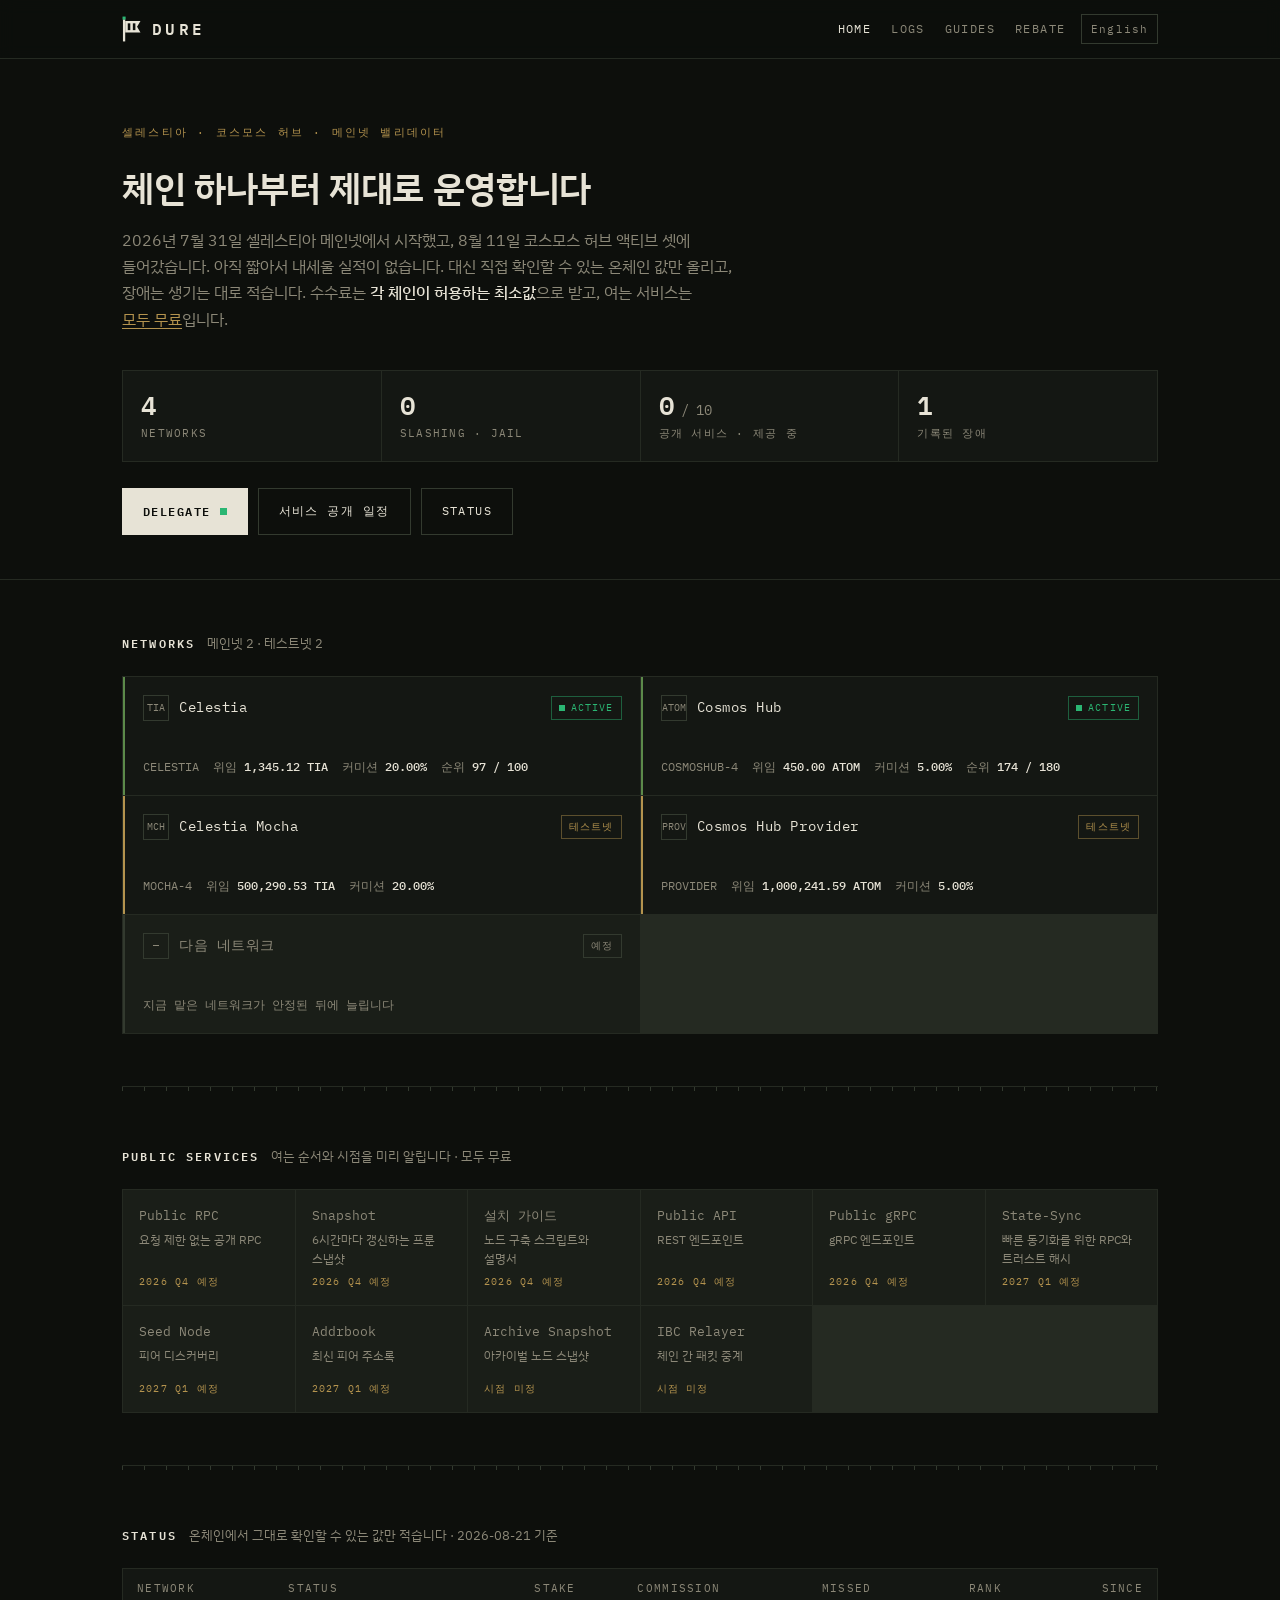
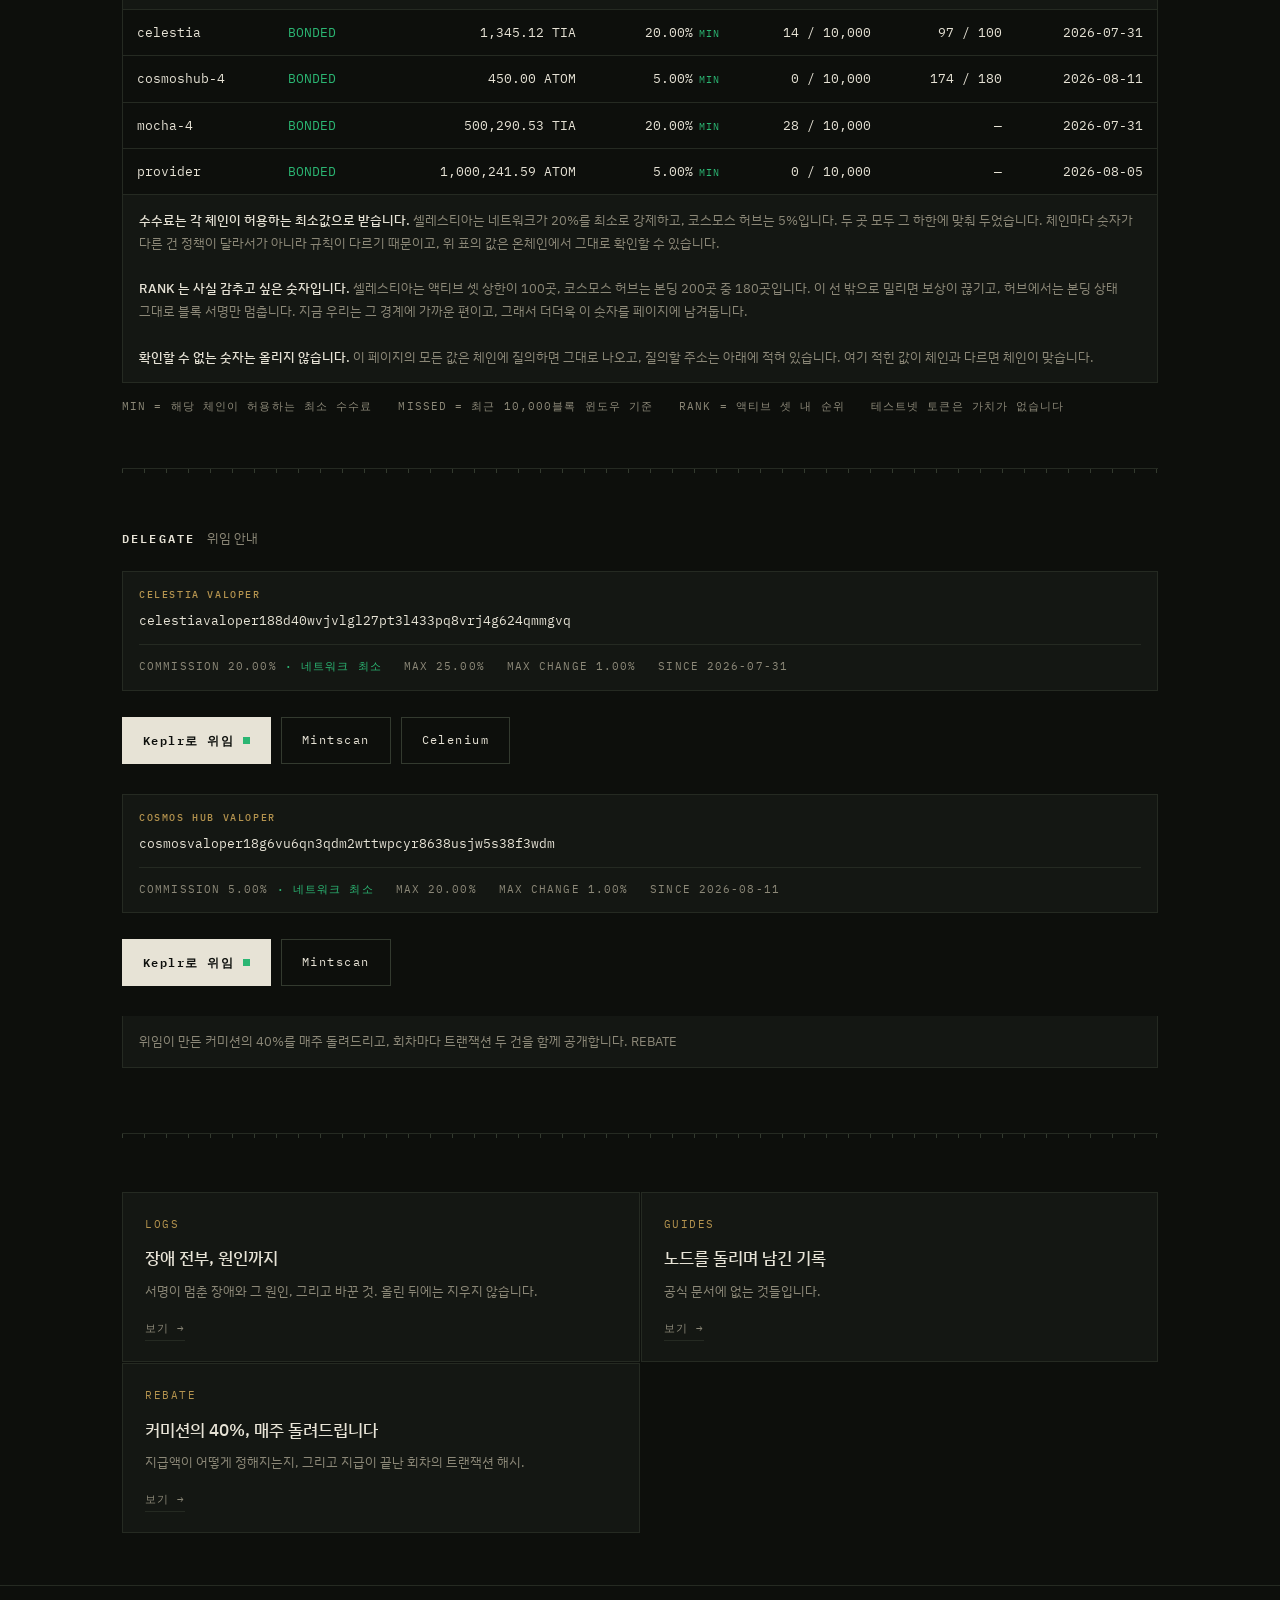
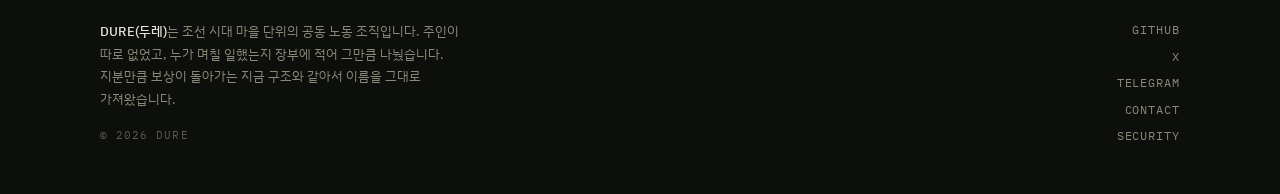
<file: ko/index.html>
<!DOCTYPE html>
<html lang="ko">
<head>
<meta charset="utf-8">
<meta name="viewport" content="width=device-width, initial-scale=1, viewport-fit=cover">
<title>DURE 두레 — 셀레스티아·코스모스 허브 밸리데이터 | 최소 수수료, 검증 가능한 값</title>
<meta name="description" content="DURE(두레)는 셀레스티아와 코스모스 허브 밸리데이터를 각 체인이 허용하는 최소 수수료로 운영하고, 온체인에서 확인 가능한 값만 올리며, 장애 기록을 지우지 않습니다.">
<link rel="canonical" href="https://durenodes.com/ko/">
<link rel="alternate" hreflang="en" href="https://durenodes.com/">
<link rel="alternate" hreflang="ko" href="https://durenodes.com/ko/">
<link rel="alternate" hreflang="x-default" href="https://durenodes.com/">
<link rel="icon" type="image/png" href="/favicon.png">
<link rel="apple-touch-icon" href="/icon-256.png">
<meta name="theme-color" content="#0D0F0C">
<meta property="og:type" content="website">
<meta property="og:site_name" content="DURE">
<meta property="og:locale" content="ko_KR">
<meta property="og:url" content="https://durenodes.com/ko/">
<meta property="og:title" content="DURE 두레 — 셀레스티아·코스모스 허브 밸리데이터 | 최소 수수료, 검증 가능한 값">
<meta property="og:description" content="각 체인이 허용하는 최소 수수료로 운영하고, 온체인에서 확인 가능한 값만 올립니다.">
<meta property="og:image" content="https://durenodes.com/og.png">
<meta property="og:image:width" content="1200">
<meta property="og:image:height" content="630">
<meta name="twitter:card" content="summary_large_image">
<meta name="twitter:site" content="@durenodes">
<meta name="twitter:title" content="DURE 두레 — 셀레스티아·코스모스 허브 밸리데이터 | 최소 수수료, 검증 가능한 값">
<meta name="twitter:description" content="각 체인이 허용하는 최소 수수료로 운영하고, 온체인에서 확인 가능한 값만 올립니다.">
<meta name="twitter:image" content="https://durenodes.com/og.png">
<link rel="preconnect" href="https://fonts.googleapis.com">
<link rel="preconnect" href="https://fonts.gstatic.com" crossorigin>
<link href="https://fonts.googleapis.com/css2?family=IBM+Plex+Mono:wght@400;500;600&family=IBM+Plex+Sans+KR:wght@300;400;500;600&display=swap" rel="stylesheet">
<script type="application/ld+json">
{
  "@context": "https://schema.org",
  "@type": "Organization",
  "name": "DURE",
  "alternateName": [
    "DURE Nodes",
    "두레"
  ],
  "url": "https://durenodes.com/",
  "logo": "https://durenodes.com/icon-256.png",
  "description": "DURE(두레)는 셀레스티아와 코스모스 허브 밸리데이터를 각 체인이 허용하는 최소 수수료로 운영하고, 온체인에서 확인 가능한 값만 올리며, 장애 기록을 지우지 않습니다.",
  "sameAs": [
    "https://github.com/durenodes",
    "https://x.com/durenodes",
    "https://t.me/durenodes"
  ],
  "contactPoint": [
    {
      "@type": "ContactPoint",
      "contactType": "customer support",
      "email": "contact@durenodes.com"
    },
    {
      "@type": "ContactPoint",
      "contactType": "security",
      "email": "security@durenodes.com"
    }
  ]
}
</script>
<style>
:root {
  --bg: #0D0F0C;
  --panel: #141713;
  --panel-2: #1A1E18;
  --line: #252A22;
  --line-2: #333A2F;
  --fg: #E7E3D6;
  --muted: #8C8878;
  --dim: #5C5A50;
  --green: #2BB673;
  --brass: #B4934E;
  --red: #C86A5A;
  --wrap: 1080px;
  --mono: 'IBM Plex Mono', ui-monospace, SFMono-Regular, Menlo, monospace;
  --sans: 'IBM Plex Sans KR', -apple-system, BlinkMacSystemFont, 'Apple SD Gothic Neo', sans-serif;
}

* { box-sizing: border-box; }
html { scroll-behavior: smooth; -webkit-text-size-adjust: 100%; }
body {
  margin: 0; background: var(--bg); color: var(--fg);
  font-family: var(--sans); font-size: 15px; line-height: 1.7;
  -webkit-font-smoothing: antialiased;
  overflow-x: hidden;
}
body, div, span, p, h1, h2, h3, li, td, th, a, b { word-break: keep-all; }
p, h1, h2, h3, li { text-wrap: pretty; }
a { color: inherit; text-decoration: none; }
:focus-visible { outline: 1px solid var(--green); outline-offset: 3px; }
img, svg { max-width: 100%; }

.wrap { max-width: var(--wrap); margin: 0 auto; padding: 0 22px; }
.mono { font-family: var(--mono); }


.hdr {
  position: sticky; top: 0; z-index: 30;
  background: rgba(13,15,12,.92); backdrop-filter: blur(8px);
  border-bottom: 1px solid var(--line);
}
.hdr-in { display: flex; align-items: center; gap: 16px; height: 58px; }
.brand { display: flex; align-items: center; gap: 11px; flex: none; }
.brand b { font-family: var(--mono); font-size: 15.5px; font-weight: 600; letter-spacing: .22em; }
.nav {
  margin-left: auto; display: flex; gap: 20px; align-items: center;
  font-family: var(--mono); font-size: 11.5px; letter-spacing: .12em; color: var(--muted);
}
.nav a:hover { color: var(--fg); }
.lang {
  font-family: var(--mono); font-size: 11px; letter-spacing: .1em;
  color: var(--muted); border: 1px solid var(--line-2); padding: 5px 9px; flex: none;
}
.lang:hover { color: var(--fg); border-color: var(--muted); }


.hero { border-bottom: 1px solid var(--line); padding: 64px 0 44px; }
.kicker { font-family: var(--mono); font-size: 11px; letter-spacing: .2em; color: var(--brass); margin-bottom: 20px; }
h1 { font-size: clamp(24px, 4.2vw, 36px); line-height: 1.42; font-weight: 600; margin: 0 0 14px; letter-spacing: -.01em; max-width: 26ch; }
.lede { color: var(--muted); margin: 0; max-width: 62ch; font-size: 15.5px; }
.lede b { color: var(--fg); font-weight: 500; }
.lede a { color: var(--brass); text-decoration: underline; text-underline-offset: 3px; }
.lede a:hover { color: var(--fg); }

.stats { display: grid; grid-template-columns: repeat(4, minmax(0,1fr)); gap: 1px; margin-top: 38px; background: var(--line); border: 1px solid var(--line); }
.stat { background: var(--panel); padding: 18px; }
.stat-n { font-family: var(--mono); font-size: clamp(20px, 3.4vw, 26px); font-weight: 600; letter-spacing: -.02em; line-height: 1.2; }
.stat-n small { font-size: .55em; color: var(--muted); font-weight: 400; }
.stat-l { font-family: var(--mono); font-size: 10.5px; letter-spacing: .12em; color: var(--muted); margin-top: 5px; }

.cta { display: flex; flex-wrap: wrap; gap: 10px; margin-top: 26px; }
.btn {
  font-family: var(--mono); font-size: 12px; letter-spacing: .12em;
  padding: 12px 20px; border: 1px solid var(--line-2);
  display: inline-flex; align-items: center; gap: 9px;
}
.btn:hover { border-color: var(--muted); }
.btn-solid { border-color: var(--fg); background: var(--fg); color: var(--bg); font-weight: 600; }
.btn-solid:hover { background: #fff; color: var(--bg); }
.dot { width: 7px; height: 7px; background: var(--green); display: block; flex: none; }


section { padding: 52px 0; }
.sec-head { display: flex; align-items: baseline; gap: 12px; margin-bottom: 22px; flex-wrap: wrap; }
h2 { font-family: var(--mono); font-size: 12px; letter-spacing: .18em; font-weight: 600; margin: 0; }
.sec-sub { font-size: 13px; color: var(--muted); }
.rule { height: 7px; border-top: 1px solid var(--line); background-image: repeating-linear-gradient(90deg, var(--line-2) 0 1px, transparent 1px 22px); background-size: 100% 4px; background-repeat: no-repeat; }


.grid-2 { display: grid; grid-template-columns: repeat(2, minmax(0,1fr)); gap: 1px; background: var(--line); border: 1px solid var(--line); }
.net { background: var(--panel); padding: 18px; display: flex; flex-direction: column; gap: 11px; min-height: 118px; border-left: 2px solid var(--line-2); }
.net.live { border-left-color: #5C8A4A; }
.net.test { border-left-color: var(--brass); }
.net.next { background: var(--panel-2); }
.net-top { display: flex; align-items: center; gap: 10px; flex-wrap: wrap; }
.tick { width: 26px; height: 26px; border: 1px solid var(--line-2); display: grid; place-items: center; font-family: var(--mono); font-size: 10px; color: var(--muted); flex: none; }
.net-name { font-family: var(--mono); font-size: 13.5px; letter-spacing: .04em; }
.tag { margin-left: auto; font-family: var(--mono); font-size: 9.5px; letter-spacing: .12em; padding: 3px 7px; border: 1px solid var(--line-2); color: var(--muted); display: flex; align-items: center; gap: 6px; }
.tag.on { border-color: rgba(43,182,115,.45); color: var(--green); }
.tag.warn { border-color: rgba(180,147,78,.45); color: var(--brass); }
.blink { width: 6px; height: 6px; background: var(--green); display: block; animation: dure-blink 2.6s steps(1,end) infinite; }
@keyframes dure-blink { 0%,60% { opacity: 1 } 61%,100% { opacity: .3 } }
.net-meta { font-family: var(--mono); font-size: 11.5px; color: var(--muted); display: flex; flex-wrap: wrap; gap: 4px 14px; margin-top: auto; }
.net-meta b { color: var(--fg); font-weight: 500; }


.grid-svc { display: grid; grid-template-columns: repeat(auto-fill, minmax(168px,1fr)); gap: 1px; background: var(--line); border: 1px solid var(--line); }
.svc { background: var(--panel-2); padding: 15px 16px; display: flex; flex-direction: column; gap: 5px; min-height: 106px; }
.svc-n { font-family: var(--mono); font-size: 12.5px; color: var(--muted); }
.svc-d { font-size: 12px; color: var(--muted); line-height: 1.55; }
.svc-s { font-family: var(--mono); font-size: 10px; letter-spacing: .12em; color: var(--brass); margin-top: auto; }


.tbl-wrap { border: 1px solid var(--line); overflow-x: auto; -webkit-overflow-scrolling: touch; }
table { width: 100%; border-collapse: collapse; font-family: var(--mono); font-size: 12.5px; font-variant-numeric: tabular-nums; min-width: 620px; }
thead tr { background: var(--panel); font-size: 10.5px; letter-spacing: .12em; color: var(--muted); }
th { text-align: left; padding: 11px 14px; font-weight: 400; border-bottom: 1px solid var(--line); white-space: nowrap; }
td { padding: 12px 14px; border-bottom: 1px solid var(--line); white-space: nowrap; }
tbody tr:last-child td { border-bottom: 0; }
.num { text-align: right; }
.ok { color: var(--green); }
.min-badge { color: var(--green); font-size: 10px; letter-spacing: .1em; margin-left: 6px; }

.note { border: 1px solid var(--line); border-top: 0; background: var(--panel); padding: 14px 16px; font-size: 13px; color: var(--muted); line-height: 1.75; }
.note b { color: var(--fg); font-weight: 500; }
.foot-meta { display: flex; flex-wrap: wrap; gap: 10px 26px; margin-top: 14px; font-family: var(--mono); font-size: 11px; letter-spacing: .1em; color: var(--muted); }


.empty { border: 1px solid var(--line); background: var(--panel); padding: 26px 20px; text-align: center; }
.empty-t { font-family: var(--mono); font-size: 12.5px; letter-spacing: .12em; color: var(--green); margin-bottom: 10px; }
.empty p { margin: 0 auto; font-size: 13.5px; color: var(--muted); line-height: 1.8; max-width: 60ch; }

.log-head { margin: 0 0 16px; font-size: 13.5px; color: var(--muted); line-height: 1.8; max-width: 66ch; }
.log-head a { color: var(--brass); text-decoration: underline; text-underline-offset: 3px; }
.inc { border: 1px solid var(--line); background: var(--panel); padding: 16px 18px; border-left: 2px solid var(--brass); }
.inc + .inc { margin-top: 1px; }
.inc-when { font-family: var(--mono); font-size: 11px; letter-spacing: .12em; color: var(--brass); }
.inc-body { margin: 9px 0 0; font-size: 14px; color: var(--fg); line-height: 1.75; }
.inc-meta { display: flex; flex-wrap: wrap; gap: 8px 28px; margin-top: 13px; padding-top: 12px;
  border-top: 1px solid var(--line); font-size: 12.5px; color: var(--muted); line-height: 1.7; }
.inc-meta span { max-width: 58ch; }
.inc-meta b { font-family: var(--mono); font-size: 10px; letter-spacing: .14em; color: var(--muted);
  font-weight: 500; margin-right: 8px; }


.val-card { border: 1px solid var(--line); background: var(--panel); padding: 14px 16px; margin-bottom: 16px; }

#delegate .cta { margin-bottom: 30px; }
#delegate .cta:last-child { margin-bottom: 0; }
.val-label { display: block; font-family: var(--mono); font-size: 10px; letter-spacing: .16em; color: var(--brass); font-weight: 500; margin-bottom: 7px; }
.val-addr { font-family: var(--mono); font-size: 12.5px; word-break: break-all; color: var(--fg); }
.val-meta { display: flex; flex-wrap: wrap; gap: 8px 22px; margin-top: 13px; padding-top: 12px; border-top: 1px solid var(--line); font-family: var(--mono); font-size: 11px; letter-spacing: .1em; color: var(--muted); }
.val-meta b { color: var(--green); font-weight: 500; }


footer { border-top: 1px solid var(--line); }
.foot { padding: 34px 0 48px; display: flex; flex-wrap: wrap; gap: 24px; align-items: flex-start; }
.foot-story { max-width: 48ch; font-size: 12.5px; color: var(--muted); line-height: 1.8; }
.foot-story b { color: var(--fg); font-weight: 500; }
.copy { font-family: var(--mono); font-size: 10.5px; letter-spacing: .1em; color: var(--dim); margin-top: 16px; }
.foot-links { margin-left: auto; display: flex; flex-direction: column; gap: 7px; font-family: var(--mono); font-size: 11.5px; letter-spacing: .08em; color: var(--muted); text-align: right; }
.foot-links a:hover { color: var(--fg); }


@media (max-width: 760px) {
  .wrap { padding: 0 16px; }
  .hdr-in { height: 52px; gap: 10px; }
  .nav { gap: 13px; font-size: 10.5px; overflow-x: auto; scrollbar-width: none; -ms-overflow-style: none; }
  .nav::-webkit-scrollbar { display: none; }
  .hero { padding: 44px 0 34px; }
  .stats { grid-template-columns: repeat(2, minmax(0,1fr)); }
  .grid-2 { grid-template-columns: 1fr; }
  .grid-svc { grid-template-columns: repeat(auto-fill, minmax(150px,1fr)); }
  section { padding: 40px 0; }
  .foot { flex-direction: column; gap: 20px; }
  .foot-links { margin-left: 0; text-align: left; flex-direction: row; flex-wrap: wrap; gap: 8px 18px; }
  .btn { flex: 1 1 auto; justify-content: center; }
}


@media (max-width: 460px) {
  .grid-svc { grid-template-columns: 1fr 1fr; }
  .val-meta { gap: 6px 16px; font-size: 10.5px; }
  .foot-meta { font-size: 10.5px; }
}

@media (prefers-reduced-motion: reduce) {
  * { animation: none !important; transition: none !important; }
  html { scroll-behavior: auto; }
}

.log-note { margin: 16px 0 0; font-size: 12.5px; color: var(--muted); line-height: 1.8; max-width: 66ch; }

.inc-more { display: inline-block; margin-top: 13px; font-family: var(--mono); font-size: 11px;
  letter-spacing: .1em; color: var(--brass); border-bottom: 1px solid rgba(180,147,78,.35); padding-bottom: 2px; }
.inc-more:hover { color: var(--fg); border-bottom-color: var(--fg); }


.pm-meta { display: grid; grid-template-columns: repeat(auto-fit, minmax(140px,1fr)); gap: 1px; margin-top: 34px; background: var(--line); border: 1px solid var(--line); }
.pm-m { background: var(--panel); padding: 15px 16px; display: flex; flex-direction: column; gap: 5px; }
.pm-m b { font-family: var(--mono); font-size: 10px; letter-spacing: .14em; color: var(--muted); font-weight: 400; }
.pm-m span { font-family: var(--mono); font-size: 13px; }
.post { max-width: 68ch; }
.post h2 { font-family: var(--sans); font-size: 19px; font-weight: 600; letter-spacing: 0; margin: 44px 0 14px; text-transform: none; }
.post h2:first-child { margin-top: 0; }
.post p { margin: 0 0 15px; font-size: 15px; line-height: 1.85; color: #C9C4B4; }
.post p b { color: var(--fg); font-weight: 600; }
.post code { font-family: var(--mono); font-size: .88em; color: var(--brass); background: var(--panel-2); padding: 1px 5px; }
.post pre { font-family: var(--mono); font-size: 12px; line-height: 1.7; color: var(--muted);
  background: var(--panel); border: 1px solid var(--line); border-left: 2px solid var(--line-2);
  padding: 14px 16px; margin: 0 0 18px; overflow-x: auto; -webkit-overflow-scrolling: touch; }
.post a { color: var(--brass); text-decoration: underline; text-underline-offset: 3px; }
.post a:hover { color: var(--fg); }
.pm-back { margin-top: 48px; padding-top: 22px; border-top: 1px solid var(--line); font-family: var(--mono); font-size: 12px; letter-spacing: .08em; }


.gd { display: block; border: 1px solid var(--line); background: var(--panel);
  padding: 16px 18px; border-left: 2px solid var(--brass); text-decoration: none; }
.gd + .gd { margin-top: 1px; }
.gd:hover { border-left-color: var(--fg); }
.gd-when { font-family: var(--mono); font-size: 11px; letter-spacing: .12em; color: var(--brass); }
.gd-t { margin-top: 9px; font-size: 15px; color: var(--fg); line-height: 1.6; font-weight: 500; }
.gd-d { margin: 8px 0 0; font-size: 13px; color: var(--muted); line-height: 1.75; max-width: 72ch; }


.doors { display: grid; grid-template-columns: 1fr 1fr; gap: 1px; }
@media (max-width: 720px) { .doors { grid-template-columns: 1fr; } }
.door { display: block; border: 1px solid var(--line); background: var(--panel);
  padding: 22px 22px 20px; text-decoration: none; }
.door:hover { border-color: var(--brass); }
.door-k { font-family: var(--mono); font-size: 11px; letter-spacing: .14em; color: var(--brass); }
.door-t { margin-top: 12px; font-size: 17px; color: var(--fg); line-height: 1.5; font-weight: 500; }
.door-d { margin: 9px 0 0; font-size: 13px; color: var(--muted); line-height: 1.8; }
.door-go { display: inline-block; margin-top: 16px; font-family: var(--mono); font-size: 11px;
  letter-spacing: .1em; color: var(--muted); border-bottom: 1px solid var(--line); padding-bottom: 2px; }
.door:hover .door-go { color: var(--fg); border-bottom-color: var(--fg); }
.nav-here { color: var(--fg); }


@media (max-width: 560px) {
  
  .hdr-in { flex-wrap: wrap; height: auto; padding-top: 9px; padding-bottom: 9px; row-gap: 9px; }
  .brand { order: 1; }
  .lang { order: 2; margin-left: auto; }
  .nav { order: 3; flex-basis: 100%; margin-left: 0; overflow: visible;
    justify-content: flex-end; }
}


.rb-chain { font-family: var(--mono); font-size: 11px; letter-spacing: .1em;
  color: var(--muted); margin: 26px 0 8px; text-transform: uppercase; }
.rb-chain b { color: var(--fg); }


.calc { border: 1px solid var(--line); background: var(--panel); margin: 26px 0 0; }
.calc-row { display: grid; grid-template-columns: 1fr 1fr; gap: 1px;
  background: var(--line); border-bottom: 1px solid var(--line); }
.calc-row select, .calc-row input {
  font-family: var(--mono); font-size: 13px; color: var(--fg); background: var(--panel-2);
  border: 0; padding: 13px 14px; min-width: 0; -webkit-appearance: none; appearance: none;
  border-radius: 0; }
.calc-row input { text-align: right; font-variant-numeric: tabular-nums; }
.calc-row select:focus, .calc-row input:focus { outline: 1px solid var(--brass); outline-offset: -1px; }
.calc-out { display: grid; grid-template-columns: repeat(3, minmax(0,1fr)); gap: 1px; background: var(--line); }
.calc-cell { background: var(--panel); padding: 15px 14px; }
.calc-cell b { display: block; font-family: var(--mono); font-size: 14px; font-weight: 600;
  font-variant-numeric: tabular-nums; word-break: break-all; }
.calc-cell span { display: block; font-family: var(--mono); font-size: 10px; letter-spacing: .12em;
  color: var(--muted); margin-top: 5px; }
.calc-note { font-size: 12.5px; line-height: 1.7; color: var(--muted); margin: 0;
  padding: 13px 14px; border-top: 1px solid var(--line); }
@media (max-width: 460px) {
  .calc-out { grid-template-columns: 1fr; }
  
  .calc-row { grid-template-columns: 1fr; }
}
@media (max-width: 400px) {
  
  .nav { gap: 10px; font-size: 10px; }
}
</style>
</head>
<body>

<header class="hdr">
  <div class="wrap hdr-in">
    <a class="brand" href="#top" aria-label="DURE">
      <svg width="19" height="26" viewBox="52 32 133 184" aria-hidden="true" style="display:block">
          <rect x="55" y="36" width="22" height="22" fill="#2BB673"></rect>
          <rect x="58" y="58" width="16" height="154" fill="#E7E3D6"></rect>
          <path d="M74,68 L182,68 L158,108 L182,148 L74,148 Z" fill="#E7E3D6"></path>
          <g fill="#0D0F0C"><rect x="92" y="84" width="18" height="48"></rect><rect x="128" y="84" width="18" height="48"></rect></g>
        </svg>
      <b>DURE</b>
    </a>
    <nav class="nav" aria-label="Sections">
      <a href="/ko/" class="nav-here">HOME</a>
      <a href="/ko/incidents/">LOGS</a>
      <a href="/ko/guides/">GUIDES</a>
      <a href="/ko/rebate/">REBATE</a>
    </nav>
    <a class="lang" href="/?lang=en" hreflang="en" rel="alternate">English</a>
  </div>
</header>

<main id="top">

  <div class="hero">
    <div class="wrap">
      <div class="kicker">셀레스티아 · 코스모스 허브 · 메인넷 밸리데이터</div>
      <h1>체인 하나부터 제대로 운영합니다</h1>
      <p class="lede">2026년 7월 31일 셀레스티아 메인넷에서 시작했고, 8월 11일 코스모스 허브 액티브 셋에 들어갔습니다. 아직 짧아서 내세울 실적이 없습니다. 대신 직접 확인할 수 있는 온체인 값만 올리고, 장애는 생기는 대로 적습니다. 수수료는 <b>각 체인이 허용하는 최소값</b>으로 받고, 여는 서비스는 <a href="#services">모두 무료</a>입니다.</p>

      <div class="stats">
        <div class="stat"><div class="stat-n">4</div><div class="stat-l">NETWORKS</div></div>
        <div class="stat"><div class="stat-n">0</div><div class="stat-l">SLASHING · JAIL</div></div>
        <div class="stat"><div class="stat-n">0<small> / 10</small></div><div class="stat-l">공개 서비스 · 제공 중</div></div>
        <div class="stat"><div class="stat-n"><a href="/ko/incidents/">1</a></div><div class="stat-l">기록된 장애</div></div>
      </div>

      <div class="cta">
        <a href="#delegate" class="btn btn-solid"><span>DELEGATE</span><span class="dot"></span></a>
        <a href="#services" class="btn">서비스 공개 일정</a>
        <a href="#status" class="btn">STATUS</a>
      </div>
    </div>
  </div>

  <section id="networks">
    <div class="wrap">
      <div class="sec-head"><h2>NETWORKS</h2><span class="sec-sub">메인넷 2 · 테스트넷 2</span></div>
      <div class="grid-2">
        <div class="net live">
          <div class="net-top"><span class="tick">TIA</span><span class="net-name">Celestia</span><span class="tag on"><span class="blink"></span>ACTIVE</span></div>
          <div class="net-meta"><span>CELESTIA</span><span>위임 <b>1,345.12 TIA</b></span><span>커미션 <b>20.00%</b></span><span>순위 <b>97 / 100</b></span></div>
        </div>
        <div class="net live">
          <div class="net-top"><span class="tick">ATOM</span><span class="net-name">Cosmos Hub</span><span class="tag on"><span class="blink"></span>ACTIVE</span></div>
          <div class="net-meta"><span>COSMOSHUB-4</span><span>위임 <b>450.00 ATOM</b></span><span>커미션 <b>5.00%</b></span><span>순위 <b>174 / 180</b></span></div>
        </div>
        <div class="net test">
          <div class="net-top"><span class="tick">MCH</span><span class="net-name">Celestia Mocha</span><span class="tag warn">테스트넷</span></div>
          <div class="net-meta"><span>MOCHA-4</span><span>위임 <b>500,290.53 TIA</b></span><span>커미션 <b>20.00%</b></span></div>
        </div>
        <div class="net test">
          <div class="net-top"><span class="tick">PROV</span><span class="net-name">Cosmos Hub Provider</span><span class="tag warn">테스트넷</span></div>
          <div class="net-meta"><span>PROVIDER</span><span>위임 <b>1,000,241.59 ATOM</b></span><span>커미션 <b>5.00%</b></span></div>
        </div>
        <div class="net next">
          <div class="net-top"><span class="tick">—</span><span class="net-name" style="color:var(--muted)">다음 네트워크</span><span class="tag">예정</span></div>
          <div class="net-meta">지금 맡은 네트워크가 안정된 뒤에 늘립니다</div>
        </div>
      </div>
    </div>
  </section>

  <div class="wrap"><div class="rule"></div></div>

  <section id="services">
    <div class="wrap">
      <div class="sec-head"><h2>PUBLIC SERVICES</h2><span class="sec-sub">여는 순서와 시점을 미리 알립니다 · 모두 무료</span></div>
      <div class="grid-svc">
          <div class="svc">
            <span class="svc-n">Public RPC</span>
            <span class="svc-d">요청 제한 없는 공개 RPC</span>
            <span class="svc-s">2026 Q4 예정</span>
          </div>
          <div class="svc">
            <span class="svc-n">Snapshot</span>
            <span class="svc-d">6시간마다 갱신하는 프룬 스냅샷</span>
            <span class="svc-s">2026 Q4 예정</span>
          </div>
          <div class="svc">
            <span class="svc-n">설치 가이드</span>
            <span class="svc-d">노드 구축 스크립트와 설명서</span>
            <span class="svc-s">2026 Q4 예정</span>
          </div>
          <div class="svc">
            <span class="svc-n">Public API</span>
            <span class="svc-d">REST 엔드포인트</span>
            <span class="svc-s">2026 Q4 예정</span>
          </div>
          <div class="svc">
            <span class="svc-n">Public gRPC</span>
            <span class="svc-d">gRPC 엔드포인트</span>
            <span class="svc-s">2026 Q4 예정</span>
          </div>
          <div class="svc">
            <span class="svc-n">State-Sync</span>
            <span class="svc-d">빠른 동기화를 위한 RPC와 트러스트 해시</span>
            <span class="svc-s">2027 Q1 예정</span>
          </div>
          <div class="svc">
            <span class="svc-n">Seed Node</span>
            <span class="svc-d">피어 디스커버리</span>
            <span class="svc-s">2027 Q1 예정</span>
          </div>
          <div class="svc">
            <span class="svc-n">Addrbook</span>
            <span class="svc-d">최신 피어 주소록</span>
            <span class="svc-s">2027 Q1 예정</span>
          </div>
          <div class="svc">
            <span class="svc-n">Archive Snapshot</span>
            <span class="svc-d">아카이벌 노드 스냅샷</span>
            <span class="svc-s">시점 미정</span>
          </div>
          <div class="svc">
            <span class="svc-n">IBC Relayer</span>
            <span class="svc-d">체인 간 패킷 중계</span>
            <span class="svc-s">시점 미정</span>
          </div>
      </div>
    </div>
  </section>

  <div class="wrap"><div class="rule"></div></div>

  <section id="status">
    <div class="wrap">
      <div class="sec-head"><h2>STATUS</h2><span class="sec-sub">온체인에서 그대로 확인할 수 있는 값만 적습니다 · 2026-08-21 기준</span></div>
      <div class="tbl-wrap">
        <table>
          <thead><tr>
            <th>NETWORK</th><th>STATUS</th>
            <th class="num">STAKE</th><th class="num">COMMISSION</th>
            <th class="num">MISSED</th><th class="num">RANK</th>
            <th class="num">SINCE</th>
          </tr></thead>
          <tbody>
            <tr><td>celestia</td><td class="ok">BONDED</td><td class="num">1,345.12 TIA</td><td class="num">20.00%<span class="min-badge">MIN</span></td><td class="num">14 / 10,000</td><td class="num">97 / 100</td><td class="num">2026-07-31</td></tr>
            <tr><td>cosmoshub-4</td><td class="ok">BONDED</td><td class="num">450.00 ATOM</td><td class="num">5.00%<span class="min-badge">MIN</span></td><td class="num">0 / 10,000</td><td class="num">174 / 180</td><td class="num">2026-08-11</td></tr>
            <tr><td>mocha-4</td><td class="ok">BONDED</td><td class="num">500,290.53 TIA</td><td class="num">20.00%<span class="min-badge">MIN</span></td><td class="num">28 / 10,000</td><td class="num">—</td><td class="num">2026-07-31</td></tr>
            <tr><td>provider</td><td class="ok">BONDED</td><td class="num">1,000,241.59 ATOM</td><td class="num">5.00%<span class="min-badge">MIN</span></td><td class="num">0 / 10,000</td><td class="num">—</td><td class="num">2026-08-05</td></tr>
          </tbody>
        </table>
      </div>
      <div class="note"><b>수수료는 각 체인이 허용하는 최소값으로 받습니다.</b> 셀레스티아는 네트워크가 20%를 최소로 강제하고, 코스모스 허브는 5%입니다. 두 곳 모두 그 하한에 맞춰 두었습니다. 체인마다 숫자가 다른 건 정책이 달라서가 아니라 규칙이 다르기 때문이고, 위 표의 값은 온체인에서 그대로 확인할 수 있습니다.<br><br><b>RANK 는 사실 감추고 싶은 숫자입니다.</b> 셀레스티아는 액티브 셋 상한이 100곳, 코스모스 허브는 본딩 200곳 중 180곳입니다. 이 선 밖으로 밀리면 보상이 끊기고, 허브에서는 본딩 상태 그대로 블록 서명만 멈춥니다. 지금 우리는 그 경계에 가까운 편이고, 그래서 더더욱 이 숫자를 페이지에 남겨둡니다.<br><br><b>확인할 수 없는 숫자는 올리지 않습니다.</b> 이 페이지의 모든 값은 체인에 질의하면 그대로 나오고, 질의할 주소는 아래에 적혀 있습니다. 여기 적힌 값이 체인과 다르면 체인이 맞습니다.</div>
      <div class="foot-meta"><span>MIN = 해당 체인이 허용하는 최소 수수료</span><span>MISSED = 최근 10,000블록 윈도우 기준</span><span>RANK = 액티브 셋 내 순위</span><span>테스트넷 토큰은 가치가 없습니다</span></div>
    </div>
  </section>

  <div class="wrap"><div class="rule"></div></div>


  <section id="delegate">
    <div class="wrap">
      <div class="sec-head"><h2>DELEGATE</h2><span class="sec-sub">위임 안내</span></div>
      <div class="val-card">
        <b class="val-label">CELESTIA VALOPER</b>
        <div class="val-addr">celestiavaloper188d40wvjvlgl27pt3l433pq8vrj4g624qmmgvq</div>
        <div class="val-meta">
          <span>COMMISSION 20.00% <b>· 네트워크 최소</b></span>
          <span>MAX 25.00%</span><span>MAX CHANGE 1.00%</span><span>SINCE 2026-07-31</span>
        </div>
      </div>
      <div class="cta">
        <a href="https://wallet.keplr.app/chains/celestia?modal=validator&chain=celestia&validator_address=celestiavaloper188d40wvjvlgl27pt3l433pq8vrj4g624qmmgvq" target="_blank" rel="noopener" class="btn btn-solid"><span>Keplr로 위임</span><span class="dot"></span></a>
        <a href="https://www.mintscan.io/celestia/validators/celestiavaloper188d40wvjvlgl27pt3l433pq8vrj4g624qmmgvq" target="_blank" rel="noopener" class="btn">Mintscan</a>
        <a href="https://celenium.io/validator/celestiavaloper188d40wvjvlgl27pt3l433pq8vrj4g624qmmgvq" target="_blank" rel="noopener" class="btn">Celenium</a>
      </div>
      <div class="val-card">
        <b class="val-label">COSMOS HUB VALOPER</b>
        <div class="val-addr">cosmosvaloper18g6vu6qn3qdm2wttwpcyr8638usjw5s38f3wdm</div>
        <div class="val-meta">
          <span>COMMISSION 5.00% <b>· 네트워크 최소</b></span>
          <span>MAX 20.00%</span><span>MAX CHANGE 1.00%</span><span>SINCE 2026-08-11</span>
        </div>
      </div>
      <div class="cta">
        <a href="https://wallet.keplr.app/chains/cosmos-hub?modal=validator&chain=cosmoshub-4&validator_address=cosmosvaloper18g6vu6qn3qdm2wttwpcyr8638usjw5s38f3wdm" target="_blank" rel="noopener" class="btn btn-solid"><span>Keplr로 위임</span><span class="dot"></span></a>
        <a href="https://www.mintscan.io/cosmos/validators/cosmosvaloper18g6vu6qn3qdm2wttwpcyr8638usjw5s38f3wdm" target="_blank" rel="noopener" class="btn">Mintscan</a>
      </div>
      <p class="note">위임이 만든 커미션의 40%를 매주 돌려드리고, 회차마다 트랜잭션 두 건을 함께 공개합니다. <a href="/ko/rebate/">REBATE</a></p>
    </div>
  </section>

  <div class="wrap"><div class="rule"></div></div>

  <section id="records">
    <div class="wrap">
      <div class="doors">
        <a class="door" href="/ko/incidents/">
          <div class="door-k">LOGS</div>
          <div class="door-t">장애 전부, 원인까지</div>
          <p class="door-d">서명이 멈춘 장애와 그 원인, 그리고 바꾼 것. 올린 뒤에는 지우지 않습니다.</p>
          <span class="door-go">보기 →</span>
        </a>
        <a class="door" href="/ko/guides/">
          <div class="door-k">GUIDES</div>
          <div class="door-t">노드를 돌리며 남긴 기록</div>
          <p class="door-d">공식 문서에 없는 것들입니다.</p>
          <span class="door-go">보기 →</span>
        </a>
        <a class="door" href="/ko/rebate/">
          <div class="door-k">REBATE</div>
          <div class="door-t">커미션의 40%, 매주 돌려드립니다</div>
          <p class="door-d">지급액이 어떻게 정해지는지, 그리고 지급이 끝난 회차의 트랜잭션 해시.</p>
          <span class="door-go">보기 →</span>
        </a>
      </div>
    </div>
  </section>

</main>

<footer>
  <div class="wrap foot">
    <div class="foot-story">
      <b>DURE(두레)</b>는 조선 시대 마을 단위의 공동 노동 조직입니다. 주인이 따로 없었고, 누가 며칠 일했는지 장부에 적어 그만큼 나눴습니다. 지분만큼 보상이 돌아가는 지금 구조와 같아서 이름을 그대로 가져왔습니다.
      <div class="copy">© 2026 DURE</div>
    </div>
    <div class="foot-links">
        <a href="https://github.com/durenodes" rel="me noopener" target="_blank">GITHUB</a>
        <a href="https://x.com/durenodes" rel="me noopener" target="_blank">X</a>
        <a href="https://t.me/durenodes" rel="me noopener" target="_blank">TELEGRAM</a>
        <a href="mailto:contact@durenodes.com">CONTACT</a>
        <a href="mailto:security@durenodes.com">SECURITY</a>
    </div>
  </div>
</footer>

</body>
</html>
</file>
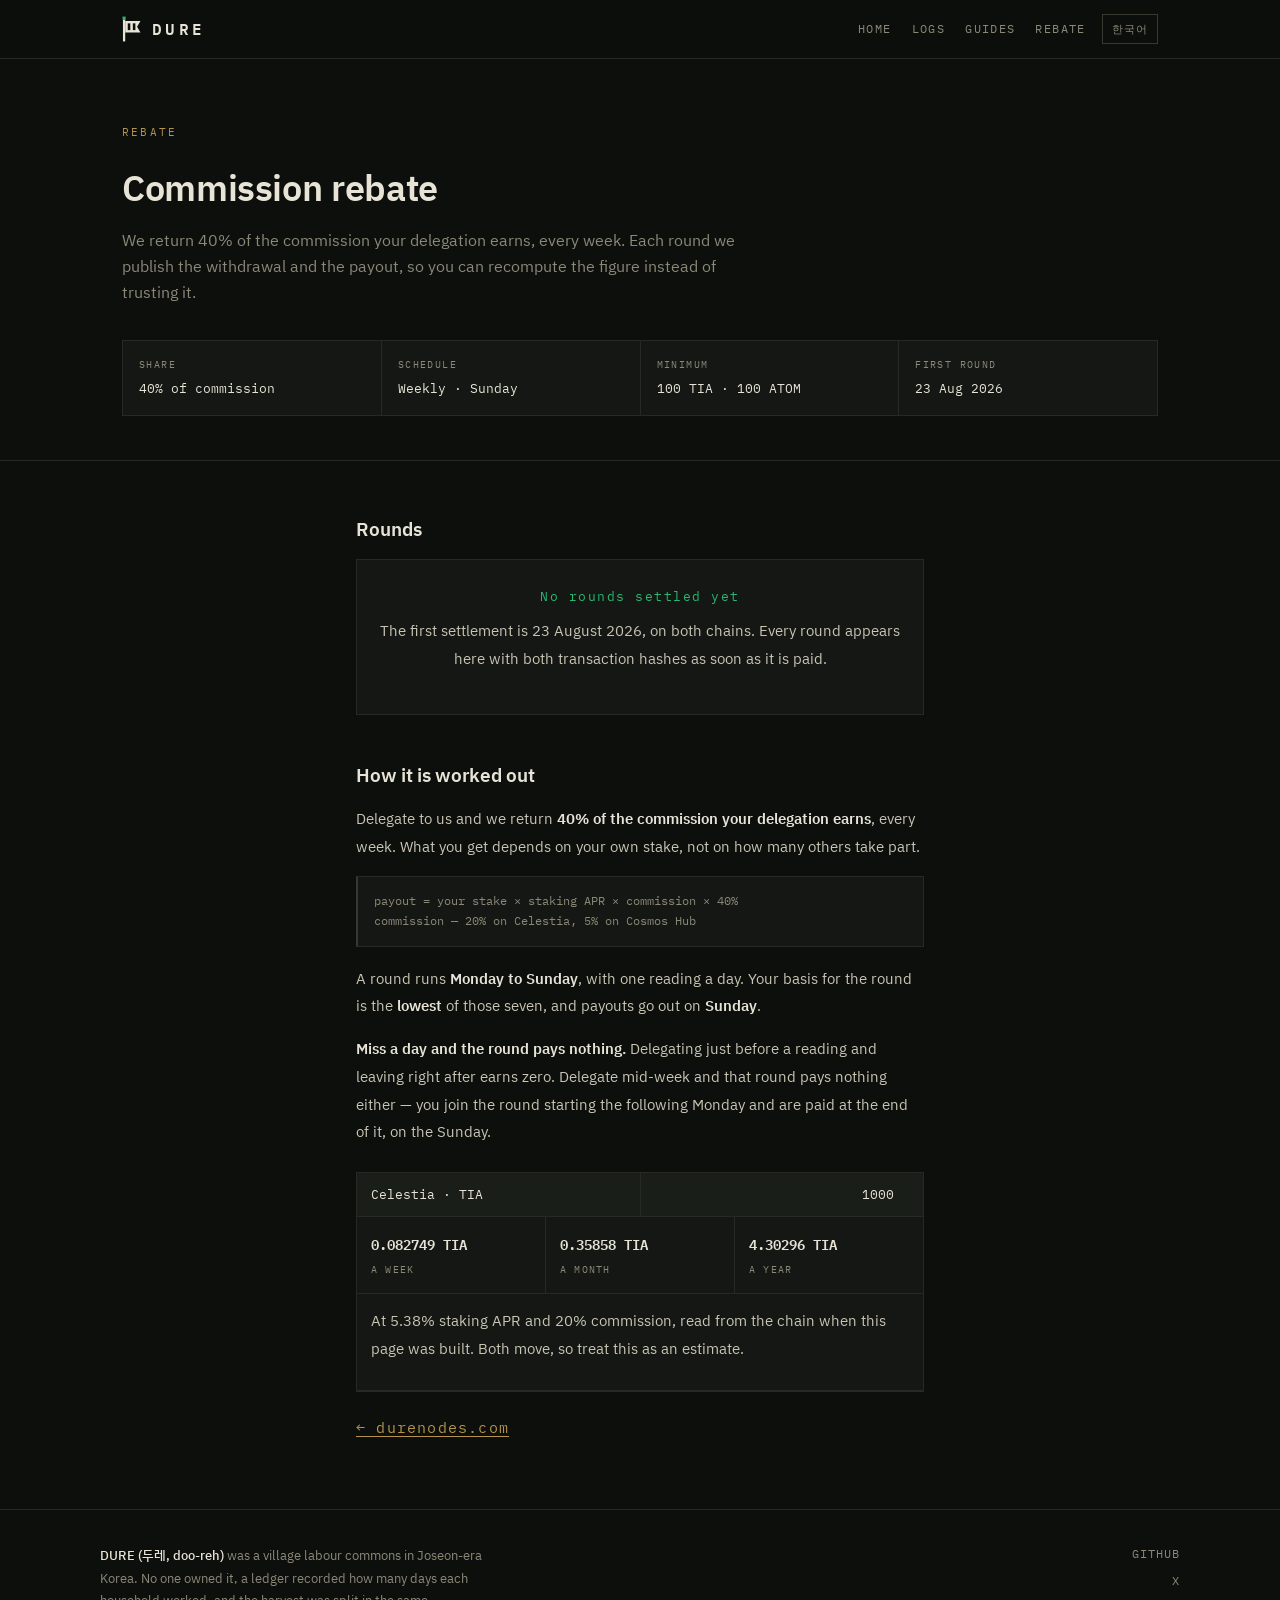
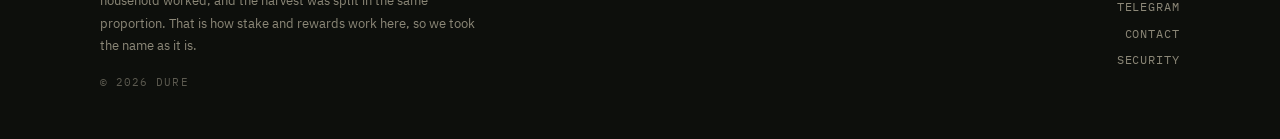
<file: rebate/index.html>
<!DOCTYPE html>
<html lang="en">
<head>
<meta charset="utf-8">
<meta name="viewport" content="width=device-width, initial-scale=1, viewport-fit=cover">
<title>Commission rebate | DURE</title>
<meta name="description" content="We return 40% of the commission your delegation earns on Celestia mainnet, every week. Every round publishes the withdrawal and the payout on chain.">
<link rel="canonical" href="https://durenodes.com/rebate/">
<link rel="alternate" hreflang="en" href="https://durenodes.com/rebate/">
<link rel="alternate" hreflang="ko" href="https://durenodes.com/ko/rebate/">
<link rel="alternate" hreflang="x-default" href="https://durenodes.com/rebate/">
<link rel="icon" type="image/png" href="/favicon.png">
<link rel="apple-touch-icon" href="/icon-256.png">
<meta name="theme-color" content="#0D0F0C">
<meta property="og:type" content="article">
<meta property="og:site_name" content="DURE">
<meta property="og:locale" content="en_US">
<meta property="og:url" content="https://durenodes.com/rebate/">
<meta property="og:title" content="Commission rebate | DURE">
<meta property="og:description" content="We return 40% of the commission your delegation earns on Celestia mainnet, every week. Every round publishes the withdrawal and the payout on chain.">
<meta property="og:image" content="https://durenodes.com/og.png">
<meta name="twitter:card" content="summary_large_image">
<meta name="twitter:site" content="@durenodes">
<link rel="preconnect" href="https://fonts.googleapis.com">
<link rel="preconnect" href="https://fonts.gstatic.com" crossorigin>
<link href="https://fonts.googleapis.com/css2?family=IBM+Plex+Mono:wght@400;500;600&family=IBM+Plex+Sans+KR:wght@300;400;500;600&display=swap" rel="stylesheet">
<style>
:root {
  --bg: #0D0F0C;
  --panel: #141713;
  --panel-2: #1A1E18;
  --line: #252A22;
  --line-2: #333A2F;
  --fg: #E7E3D6;
  --muted: #8C8878;
  --dim: #5C5A50;
  --green: #2BB673;
  --brass: #B4934E;
  --red: #C86A5A;
  --wrap: 1080px;
  --mono: 'IBM Plex Mono', ui-monospace, SFMono-Regular, Menlo, monospace;
  --sans: 'IBM Plex Sans KR', -apple-system, BlinkMacSystemFont, 'Apple SD Gothic Neo', sans-serif;
}

* { box-sizing: border-box; }
html { scroll-behavior: smooth; -webkit-text-size-adjust: 100%; }
body {
  margin: 0; background: var(--bg); color: var(--fg);
  font-family: var(--sans); font-size: 15px; line-height: 1.7;
  -webkit-font-smoothing: antialiased;
  overflow-x: hidden;
}
body, div, span, p, h1, h2, h3, li, td, th, a, b { word-break: keep-all; }
p, h1, h2, h3, li { text-wrap: pretty; }
a { color: inherit; text-decoration: none; }
:focus-visible { outline: 1px solid var(--green); outline-offset: 3px; }
img, svg { max-width: 100%; }

.wrap { max-width: var(--wrap); margin: 0 auto; padding: 0 22px; }
.mono { font-family: var(--mono); }


.hdr {
  position: sticky; top: 0; z-index: 30;
  background: rgba(13,15,12,.92); backdrop-filter: blur(8px);
  border-bottom: 1px solid var(--line);
}
.hdr-in { display: flex; align-items: center; gap: 16px; height: 58px; }
.brand { display: flex; align-items: center; gap: 11px; flex: none; }
.brand b { font-family: var(--mono); font-size: 15.5px; font-weight: 600; letter-spacing: .22em; }
.nav {
  margin-left: auto; display: flex; gap: 20px; align-items: center;
  font-family: var(--mono); font-size: 11.5px; letter-spacing: .12em; color: var(--muted);
}
.nav a:hover { color: var(--fg); }
.lang {
  font-family: var(--mono); font-size: 11px; letter-spacing: .1em;
  color: var(--muted); border: 1px solid var(--line-2); padding: 5px 9px; flex: none;
}
.lang:hover { color: var(--fg); border-color: var(--muted); }


.hero { border-bottom: 1px solid var(--line); padding: 64px 0 44px; }
.kicker { font-family: var(--mono); font-size: 11px; letter-spacing: .2em; color: var(--brass); margin-bottom: 20px; }
h1 { font-size: clamp(24px, 4.2vw, 36px); line-height: 1.42; font-weight: 600; margin: 0 0 14px; letter-spacing: -.01em; max-width: 26ch; }
.lede { color: var(--muted); margin: 0; max-width: 62ch; font-size: 15.5px; }
.lede b { color: var(--fg); font-weight: 500; }
.lede a { color: var(--brass); text-decoration: underline; text-underline-offset: 3px; }
.lede a:hover { color: var(--fg); }

.stats { display: grid; grid-template-columns: repeat(4, minmax(0,1fr)); gap: 1px; margin-top: 38px; background: var(--line); border: 1px solid var(--line); }
.stat { background: var(--panel); padding: 18px; }
.stat-n { font-family: var(--mono); font-size: clamp(20px, 3.4vw, 26px); font-weight: 600; letter-spacing: -.02em; line-height: 1.2; }
.stat-n small { font-size: .55em; color: var(--muted); font-weight: 400; }
.stat-l { font-family: var(--mono); font-size: 10.5px; letter-spacing: .12em; color: var(--muted); margin-top: 5px; }

.cta { display: flex; flex-wrap: wrap; gap: 10px; margin-top: 26px; }
.btn {
  font-family: var(--mono); font-size: 12px; letter-spacing: .12em;
  padding: 12px 20px; border: 1px solid var(--line-2);
  display: inline-flex; align-items: center; gap: 9px;
}
.btn:hover { border-color: var(--muted); }
.btn-solid { border-color: var(--fg); background: var(--fg); color: var(--bg); font-weight: 600; }
.btn-solid:hover { background: #fff; color: var(--bg); }
.dot { width: 7px; height: 7px; background: var(--green); display: block; flex: none; }


section { padding: 52px 0; }
.sec-head { display: flex; align-items: baseline; gap: 12px; margin-bottom: 22px; flex-wrap: wrap; }
h2 { font-family: var(--mono); font-size: 12px; letter-spacing: .18em; font-weight: 600; margin: 0; }
.sec-sub { font-size: 13px; color: var(--muted); }
.rule { height: 7px; border-top: 1px solid var(--line); background-image: repeating-linear-gradient(90deg, var(--line-2) 0 1px, transparent 1px 22px); background-size: 100% 4px; background-repeat: no-repeat; }


.grid-2 { display: grid; grid-template-columns: repeat(2, minmax(0,1fr)); gap: 1px; background: var(--line); border: 1px solid var(--line); }
.net { background: var(--panel); padding: 18px; display: flex; flex-direction: column; gap: 11px; min-height: 118px; border-left: 2px solid var(--line-2); }
.net.live { border-left-color: #5C8A4A; }
.net.test { border-left-color: var(--brass); }
.net.next { background: var(--panel-2); }
.net-top { display: flex; align-items: center; gap: 10px; flex-wrap: wrap; }
.tick { width: 26px; height: 26px; border: 1px solid var(--line-2); display: grid; place-items: center; font-family: var(--mono); font-size: 10px; color: var(--muted); flex: none; }
.net-name { font-family: var(--mono); font-size: 13.5px; letter-spacing: .04em; }
.tag { margin-left: auto; font-family: var(--mono); font-size: 9.5px; letter-spacing: .12em; padding: 3px 7px; border: 1px solid var(--line-2); color: var(--muted); display: flex; align-items: center; gap: 6px; }
.tag.on { border-color: rgba(43,182,115,.45); color: var(--green); }
.tag.warn { border-color: rgba(180,147,78,.45); color: var(--brass); }
.blink { width: 6px; height: 6px; background: var(--green); display: block; animation: dure-blink 2.6s steps(1,end) infinite; }
@keyframes dure-blink { 0%,60% { opacity: 1 } 61%,100% { opacity: .3 } }
.net-meta { font-family: var(--mono); font-size: 11.5px; color: var(--muted); display: flex; flex-wrap: wrap; gap: 4px 14px; margin-top: auto; }
.net-meta b { color: var(--fg); font-weight: 500; }


.grid-svc { display: grid; grid-template-columns: repeat(auto-fill, minmax(168px,1fr)); gap: 1px; background: var(--line); border: 1px solid var(--line); }
.svc { background: var(--panel-2); padding: 15px 16px; display: flex; flex-direction: column; gap: 5px; min-height: 106px; }
.svc-n { font-family: var(--mono); font-size: 12.5px; color: var(--muted); }
.svc-d { font-size: 12px; color: var(--muted); line-height: 1.55; }
.svc-s { font-family: var(--mono); font-size: 10px; letter-spacing: .12em; color: var(--brass); margin-top: auto; }


.tbl-wrap { border: 1px solid var(--line); overflow-x: auto; -webkit-overflow-scrolling: touch; }
table { width: 100%; border-collapse: collapse; font-family: var(--mono); font-size: 12.5px; font-variant-numeric: tabular-nums; min-width: 620px; }
thead tr { background: var(--panel); font-size: 10.5px; letter-spacing: .12em; color: var(--muted); }
th { text-align: left; padding: 11px 14px; font-weight: 400; border-bottom: 1px solid var(--line); white-space: nowrap; }
td { padding: 12px 14px; border-bottom: 1px solid var(--line); white-space: nowrap; }
tbody tr:last-child td { border-bottom: 0; }
.num { text-align: right; }
.ok { color: var(--green); }
.min-badge { color: var(--green); font-size: 10px; letter-spacing: .1em; margin-left: 6px; }

.note { border: 1px solid var(--line); border-top: 0; background: var(--panel); padding: 14px 16px; font-size: 13px; color: var(--muted); line-height: 1.75; }
.note b { color: var(--fg); font-weight: 500; }
.foot-meta { display: flex; flex-wrap: wrap; gap: 10px 26px; margin-top: 14px; font-family: var(--mono); font-size: 11px; letter-spacing: .1em; color: var(--muted); }


.empty { border: 1px solid var(--line); background: var(--panel); padding: 26px 20px; text-align: center; }
.empty-t { font-family: var(--mono); font-size: 12.5px; letter-spacing: .12em; color: var(--green); margin-bottom: 10px; }
.empty p { margin: 0 auto; font-size: 13.5px; color: var(--muted); line-height: 1.8; max-width: 60ch; }

.log-head { margin: 0 0 16px; font-size: 13.5px; color: var(--muted); line-height: 1.8; max-width: 66ch; }
.log-head a { color: var(--brass); text-decoration: underline; text-underline-offset: 3px; }
.inc { border: 1px solid var(--line); background: var(--panel); padding: 16px 18px; border-left: 2px solid var(--brass); }
.inc + .inc { margin-top: 1px; }
.inc-when { font-family: var(--mono); font-size: 11px; letter-spacing: .12em; color: var(--brass); }
.inc-body { margin: 9px 0 0; font-size: 14px; color: var(--fg); line-height: 1.75; }
.inc-meta { display: flex; flex-wrap: wrap; gap: 8px 28px; margin-top: 13px; padding-top: 12px;
  border-top: 1px solid var(--line); font-size: 12.5px; color: var(--muted); line-height: 1.7; }
.inc-meta span { max-width: 58ch; }
.inc-meta b { font-family: var(--mono); font-size: 10px; letter-spacing: .14em; color: var(--muted);
  font-weight: 500; margin-right: 8px; }


.val-card { border: 1px solid var(--line); background: var(--panel); padding: 14px 16px; margin-bottom: 16px; }

#delegate .cta { margin-bottom: 30px; }
#delegate .cta:last-child { margin-bottom: 0; }
.val-label { display: block; font-family: var(--mono); font-size: 10px; letter-spacing: .16em; color: var(--brass); font-weight: 500; margin-bottom: 7px; }
.val-addr { font-family: var(--mono); font-size: 12.5px; word-break: break-all; color: var(--fg); }
.val-meta { display: flex; flex-wrap: wrap; gap: 8px 22px; margin-top: 13px; padding-top: 12px; border-top: 1px solid var(--line); font-family: var(--mono); font-size: 11px; letter-spacing: .1em; color: var(--muted); }
.val-meta b { color: var(--green); font-weight: 500; }


footer { border-top: 1px solid var(--line); }
.foot { padding: 34px 0 48px; display: flex; flex-wrap: wrap; gap: 24px; align-items: flex-start; }
.foot-story { max-width: 48ch; font-size: 12.5px; color: var(--muted); line-height: 1.8; }
.foot-story b { color: var(--fg); font-weight: 500; }
.copy { font-family: var(--mono); font-size: 10.5px; letter-spacing: .1em; color: var(--dim); margin-top: 16px; }
.foot-links { margin-left: auto; display: flex; flex-direction: column; gap: 7px; font-family: var(--mono); font-size: 11.5px; letter-spacing: .08em; color: var(--muted); text-align: right; }
.foot-links a:hover { color: var(--fg); }


@media (max-width: 760px) {
  .wrap { padding: 0 16px; }
  .hdr-in { height: 52px; gap: 10px; }
  .nav { gap: 13px; font-size: 10.5px; overflow-x: auto; scrollbar-width: none; -ms-overflow-style: none; }
  .nav::-webkit-scrollbar { display: none; }
  .hero { padding: 44px 0 34px; }
  .stats { grid-template-columns: repeat(2, minmax(0,1fr)); }
  .grid-2 { grid-template-columns: 1fr; }
  .grid-svc { grid-template-columns: repeat(auto-fill, minmax(150px,1fr)); }
  section { padding: 40px 0; }
  .foot { flex-direction: column; gap: 20px; }
  .foot-links { margin-left: 0; text-align: left; flex-direction: row; flex-wrap: wrap; gap: 8px 18px; }
  .btn { flex: 1 1 auto; justify-content: center; }
}


@media (max-width: 460px) {
  .grid-svc { grid-template-columns: 1fr 1fr; }
  .val-meta { gap: 6px 16px; font-size: 10.5px; }
  .foot-meta { font-size: 10.5px; }
}

@media (prefers-reduced-motion: reduce) {
  * { animation: none !important; transition: none !important; }
  html { scroll-behavior: auto; }
}

.log-note { margin: 16px 0 0; font-size: 12.5px; color: var(--muted); line-height: 1.8; max-width: 66ch; }

.inc-more { display: inline-block; margin-top: 13px; font-family: var(--mono); font-size: 11px;
  letter-spacing: .1em; color: var(--brass); border-bottom: 1px solid rgba(180,147,78,.35); padding-bottom: 2px; }
.inc-more:hover { color: var(--fg); border-bottom-color: var(--fg); }


.pm-meta { display: grid; grid-template-columns: repeat(auto-fit, minmax(140px,1fr)); gap: 1px; margin-top: 34px; background: var(--line); border: 1px solid var(--line); }
.pm-m { background: var(--panel); padding: 15px 16px; display: flex; flex-direction: column; gap: 5px; }
.pm-m b { font-family: var(--mono); font-size: 10px; letter-spacing: .14em; color: var(--muted); font-weight: 400; }
.pm-m span { font-family: var(--mono); font-size: 13px; }
.post { max-width: 68ch; }
.post h2 { font-family: var(--sans); font-size: 19px; font-weight: 600; letter-spacing: 0; margin: 44px 0 14px; text-transform: none; }
.post h2:first-child { margin-top: 0; }
.post p { margin: 0 0 15px; font-size: 15px; line-height: 1.85; color: #C9C4B4; }
.post p b { color: var(--fg); font-weight: 600; }
.post code { font-family: var(--mono); font-size: .88em; color: var(--brass); background: var(--panel-2); padding: 1px 5px; }
.post pre { font-family: var(--mono); font-size: 12px; line-height: 1.7; color: var(--muted);
  background: var(--panel); border: 1px solid var(--line); border-left: 2px solid var(--line-2);
  padding: 14px 16px; margin: 0 0 18px; overflow-x: auto; -webkit-overflow-scrolling: touch; }
.post a { color: var(--brass); text-decoration: underline; text-underline-offset: 3px; }
.post a:hover { color: var(--fg); }
.pm-back { margin-top: 48px; padding-top: 22px; border-top: 1px solid var(--line); font-family: var(--mono); font-size: 12px; letter-spacing: .08em; }


.gd { display: block; border: 1px solid var(--line); background: var(--panel);
  padding: 16px 18px; border-left: 2px solid var(--brass); text-decoration: none; }
.gd + .gd { margin-top: 1px; }
.gd:hover { border-left-color: var(--fg); }
.gd-when { font-family: var(--mono); font-size: 11px; letter-spacing: .12em; color: var(--brass); }
.gd-t { margin-top: 9px; font-size: 15px; color: var(--fg); line-height: 1.6; font-weight: 500; }
.gd-d { margin: 8px 0 0; font-size: 13px; color: var(--muted); line-height: 1.75; max-width: 72ch; }


.doors { display: grid; grid-template-columns: 1fr 1fr; gap: 1px; }
@media (max-width: 720px) { .doors { grid-template-columns: 1fr; } }
.door { display: block; border: 1px solid var(--line); background: var(--panel);
  padding: 22px 22px 20px; text-decoration: none; }
.door:hover { border-color: var(--brass); }
.door-k { font-family: var(--mono); font-size: 11px; letter-spacing: .14em; color: var(--brass); }
.door-t { margin-top: 12px; font-size: 17px; color: var(--fg); line-height: 1.5; font-weight: 500; }
.door-d { margin: 9px 0 0; font-size: 13px; color: var(--muted); line-height: 1.8; }
.door-go { display: inline-block; margin-top: 16px; font-family: var(--mono); font-size: 11px;
  letter-spacing: .1em; color: var(--muted); border-bottom: 1px solid var(--line); padding-bottom: 2px; }
.door:hover .door-go { color: var(--fg); border-bottom-color: var(--fg); }
.nav-here { color: var(--fg); }


@media (max-width: 560px) {
  
  .hdr-in { flex-wrap: wrap; height: auto; padding-top: 9px; padding-bottom: 9px; row-gap: 9px; }
  .brand { order: 1; }
  .lang { order: 2; margin-left: auto; }
  .nav { order: 3; flex-basis: 100%; margin-left: 0; overflow: visible;
    justify-content: flex-end; }
}


.rb-chain { font-family: var(--mono); font-size: 11px; letter-spacing: .1em;
  color: var(--muted); margin: 26px 0 8px; text-transform: uppercase; }
.rb-chain b { color: var(--fg); }


.calc { border: 1px solid var(--line); background: var(--panel); margin: 26px 0 0; }
.calc-row { display: grid; grid-template-columns: 1fr 1fr; gap: 1px;
  background: var(--line); border-bottom: 1px solid var(--line); }
.calc-row select, .calc-row input {
  font-family: var(--mono); font-size: 13px; color: var(--fg); background: var(--panel-2);
  border: 0; padding: 13px 14px; min-width: 0; -webkit-appearance: none; appearance: none;
  border-radius: 0; }
.calc-row input { text-align: right; font-variant-numeric: tabular-nums; }
.calc-row select:focus, .calc-row input:focus { outline: 1px solid var(--brass); outline-offset: -1px; }
.calc-out { display: grid; grid-template-columns: repeat(3, minmax(0,1fr)); gap: 1px; background: var(--line); }
.calc-cell { background: var(--panel); padding: 15px 14px; }
.calc-cell b { display: block; font-family: var(--mono); font-size: 14px; font-weight: 600;
  font-variant-numeric: tabular-nums; word-break: break-all; }
.calc-cell span { display: block; font-family: var(--mono); font-size: 10px; letter-spacing: .12em;
  color: var(--muted); margin-top: 5px; }
.calc-note { font-size: 12.5px; line-height: 1.7; color: var(--muted); margin: 0;
  padding: 13px 14px; border-top: 1px solid var(--line); }
@media (max-width: 460px) {
  .calc-out { grid-template-columns: 1fr; }
  
  .calc-row { grid-template-columns: 1fr; }
}
@media (max-width: 400px) {
  
  .nav { gap: 10px; font-size: 10px; }
}
</style>
</head>
<body>

<header class="hdr">
  <div class="wrap hdr-in">
    <a class="brand" href="/" aria-label="DURE">
      <svg width="19" height="26" viewBox="52 32 133 184" aria-hidden="true" style="display:block">
          <rect x="55" y="36" width="22" height="22" fill="#2BB673"></rect>
          <rect x="58" y="58" width="16" height="154" fill="#E7E3D6"></rect>
          <path d="M74,68 L182,68 L158,108 L182,148 L74,148 Z" fill="#E7E3D6"></path>
          <g fill="#0D0F0C"><rect x="92" y="84" width="18" height="48"></rect><rect x="128" y="84" width="18" height="48"></rect></g>
        </svg>
      <b>DURE</b>
    </a>
    <nav class="nav" aria-label="Sections">
      <a href="/">HOME</a>
      <a href="/incidents/">LOGS</a>
      <a href="/guides/">GUIDES</a>
      <a href="/rebate/">REBATE</a>
    </nav>
    <a class="lang" href="/ko/rebate/" hreflang="ko" rel="alternate">한국어</a>
  </div>
</header>

<main id="top">
  <div class="hero">
    <div class="wrap">
      <div class="kicker">REBATE</div>
      <h1>Commission rebate</h1>
      <p class="lede">We return 40% of the commission your delegation earns, every week. Each round we publish the withdrawal and the payout, so you can recompute the figure instead of trusting it.</p>
      <div class="pm-meta"><div class="pm-m"><b>SHARE</b><span>40% of commission</span></div><div class="pm-m"><b>SCHEDULE</b><span>Weekly · Sunday</span></div><div class="pm-m"><b>MINIMUM</b><span>100 TIA · 100 ATOM</span></div><div class="pm-m"><b>FIRST ROUND</b><span>23 Aug 2026</span></div></div>
    </div>
  </div>

  <section>
    <div class="wrap post">
      <h2>Rounds</h2>
            <div class="empty">
        <div class="empty-t">No rounds settled yet</div>
        <p>The first settlement is 23 August 2026, on both chains. Every round appears here with both transaction hashes as soon as it is paid.</p>
      </div>
      <h2>How it is worked out</h2>
      <p>Delegate to us and we return <b>40% of the commission your delegation earns</b>, every week. What you get depends on your own stake, not on how many others take part.</p>
      <pre>payout = your stake × staking APR × commission × 40%
commission — 20% on Celestia, 5% on Cosmos Hub</pre>
      <p>A round runs <b>Monday to Sunday</b>, with one reading a day. Your basis for the round is the <b>lowest</b> of those seven, and payouts go out on <b>Sunday</b>.</p>
      <p><b>Miss a day and the round pays nothing.</b> Delegating just before a reading and leaving right after earns zero. Delegate mid-week and that round pays nothing either — you join the round starting the following Monday and are paid at the end of it, on the Sunday.</p>
            <div class="calc">
        <div class="calc-row">
          <select id="cchain" aria-label="Chain"><option value="tia">Celestia · TIA</option><option value="hub">Cosmos Hub · ATOM</option></select>
          <input id="camt" type="number" min="0" step="100" value="1000"
                 inputmode="decimal" aria-label="Amount delegated">
        </div>
        <div class="calc-out">
          <div class="calc-cell"><b id="cwk">—</b><span>A WEEK</span></div>
          <div class="calc-cell"><b id="cmo">—</b><span>A MONTH</span></div>
          <div class="calc-cell"><b id="cyr">—</b><span>A YEAR</span></div>
        </div>
        <p class="calc-note" id="cnote"></p>
        <noscript><p class="calc-note">This needs JavaScript. The formula above works without it.</p></noscript>
      </div>
      <script>
      (function () {
        var R = {"tia":{apr:0.053787,comm:0.2000,min:100,d:"TIA"}, "hub":{apr:0.154034,comm:0.0500,min:100,d:"ATOM"}}, SHARE = 0.4;
        var ch = document.getElementById("cchain"), amt = document.getElementById("camt"),
            note = document.getElementById("cnote"),
            wk = document.getElementById("cwk"), mo = document.getElementById("cmo"),
            yr = document.getElementById("cyr");
        function f(v, d) {
          return v.toLocaleString("en-US", {
            minimumFractionDigits: v < 1 ? 4 : 2, maximumFractionDigits: 6 }) + " " + d;
        }
        function run() {
          var c = R[ch.value], a = parseFloat(amt.value) || 0, y = a * c.apr * c.comm * SHARE;
          yr.textContent = f(y, c.d); mo.textContent = f(y / 12, c.d);
          wk.textContent = f(y / 52, c.d);
          note.textContent = (a > 0 && a < c.min)
            ? "Below the {m} minimum, so a round with this much pays nothing.".replace("{m}", c.min + " " + c.d)
            : "At {a}% staking APR and {c}% commission, read from the chain when this page was built. Both move, so treat this as an estimate.".replace("{a}", (c.apr * 100).toFixed(2))
                            .replace("{c}", (c.comm * 100).toFixed(0));
        }
        ch.addEventListener("change", run); amt.addEventListener("input", run); run();
      })();
      </script>
      <p class="pm-back"><a href="/">← durenodes.com</a></p>
    </div>
  </section>
</main>

<footer>
  <div class="wrap foot">
    <div class="foot-story">
      <b>DURE (두레, doo-reh)</b> was a village labour commons in Joseon-era Korea. No one owned it, a ledger recorded how many days each household worked, and the harvest was split in the same proportion. That is how stake and rewards work here, so we took the name as it is.
      <div class="copy">© 2026 DURE</div>
    </div>
    <div class="foot-links">
        <a href="https://github.com/durenodes" rel="me noopener" target="_blank">GITHUB</a>
        <a href="https://x.com/durenodes" rel="me noopener" target="_blank">X</a>
        <a href="https://t.me/durenodes" rel="me noopener" target="_blank">TELEGRAM</a>
        <a href="mailto:contact@durenodes.com">CONTACT</a>
        <a href="mailto:security@durenodes.com">SECURITY</a>
    </div>
  </div>
</footer>

</body>
</html>
</file>
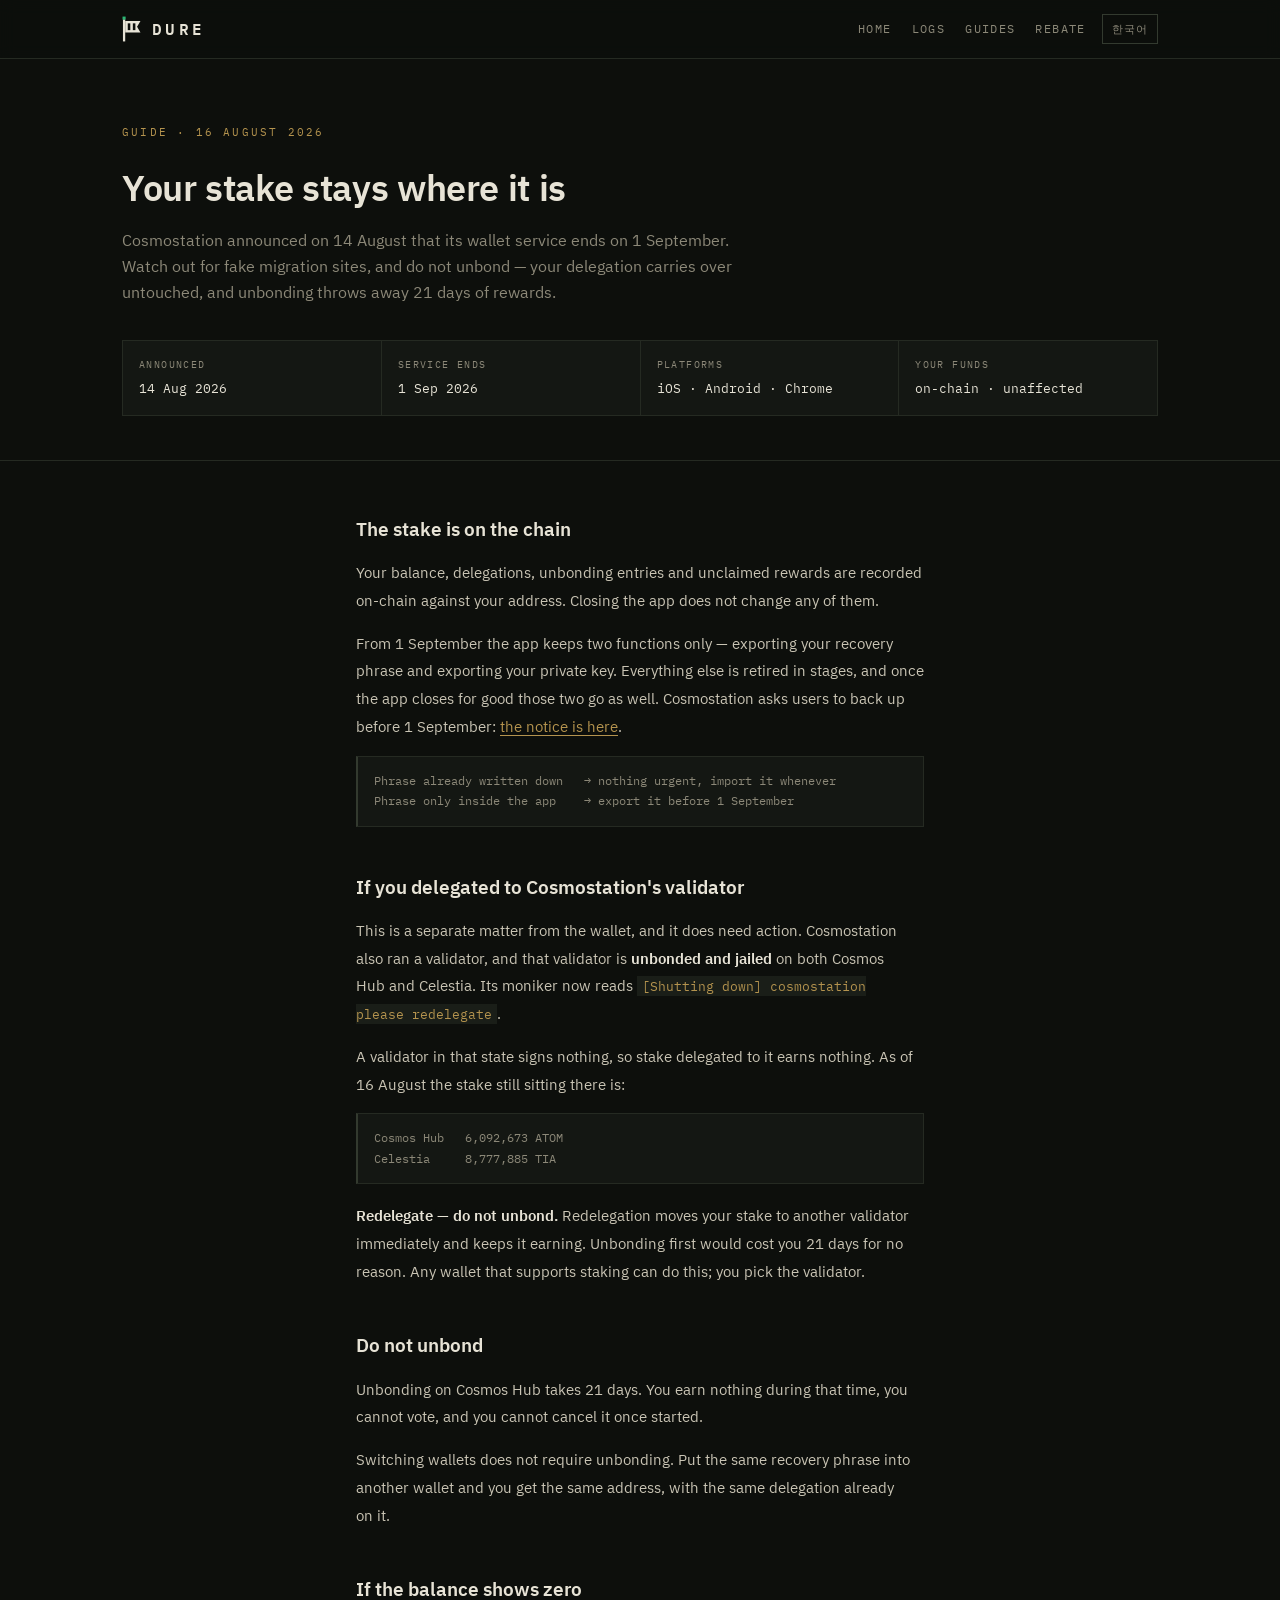
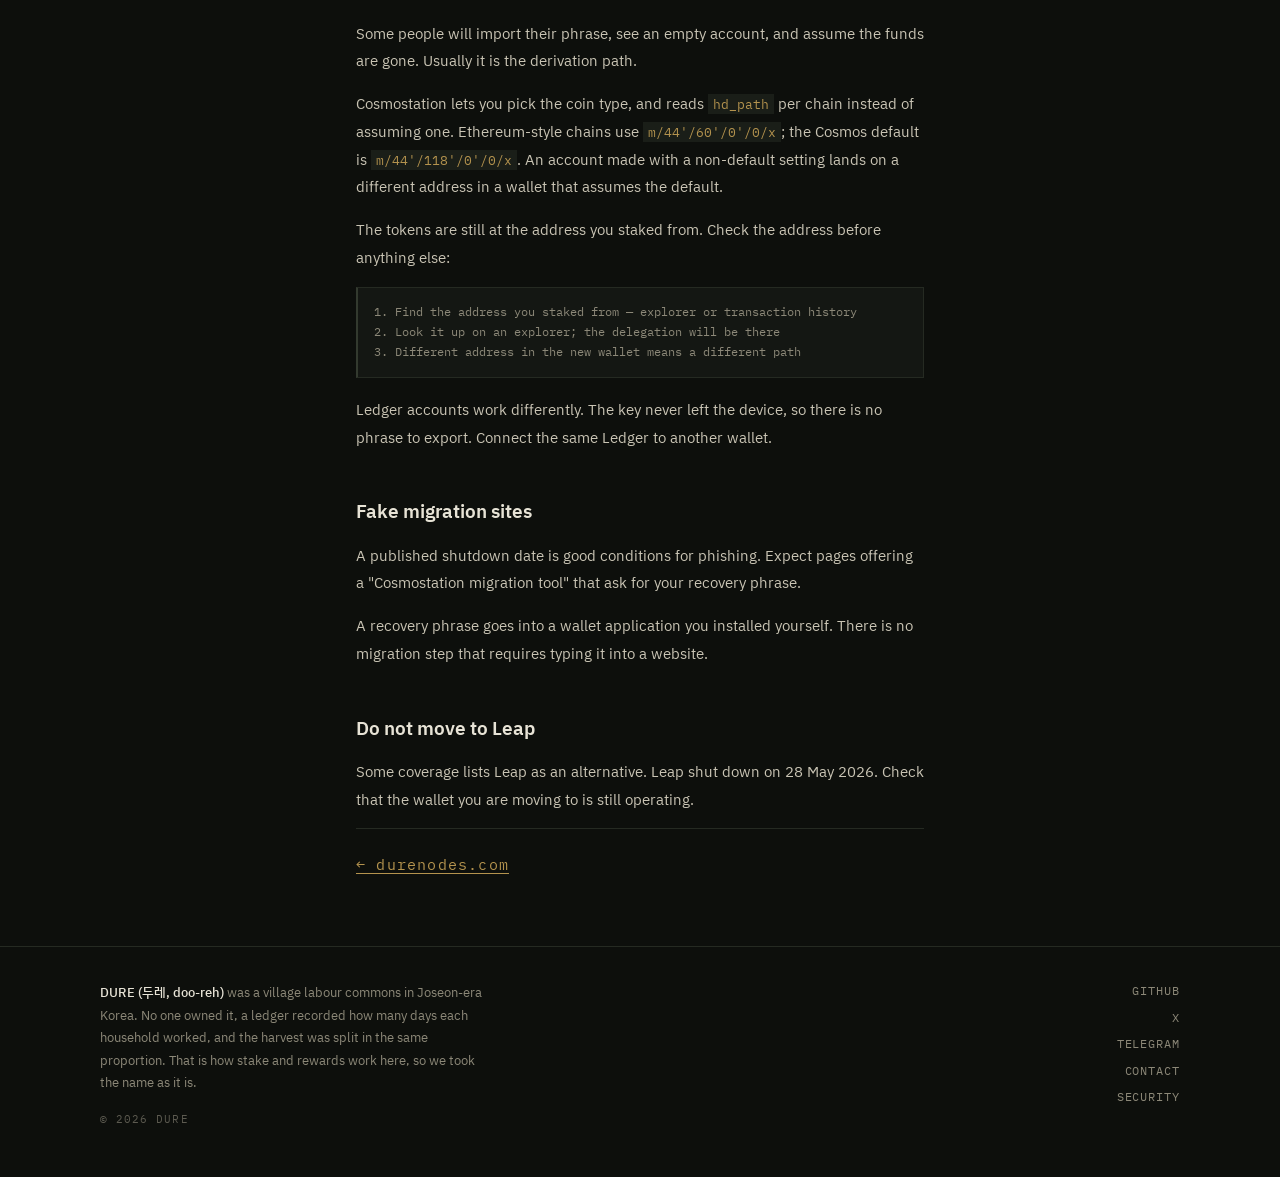
<file: guides/cosmostation-shutdown/index.html>
<!DOCTYPE html>
<html lang="en">
<head>
<meta charset="utf-8">
<meta name="viewport" content="width=device-width, initial-scale=1, viewport-fit=cover">
<title>Cosmostation is shutting down. What happens to your stake? | DURE</title>
<meta name="description" content="Cosmostation ends its wallet service on 1 September 2026. Watch out for fake migration sites, and do not unbond — your delegation is unaffected and unbonding costs you 21 days of rewards.">
<link rel="canonical" href="https://durenodes.com/guides/cosmostation-shutdown/">
<link rel="alternate" hreflang="en" href="https://durenodes.com/guides/cosmostation-shutdown/">
<link rel="alternate" hreflang="ko" href="https://durenodes.com/ko/guides/cosmostation-shutdown/">
<link rel="alternate" hreflang="x-default" href="https://durenodes.com/guides/cosmostation-shutdown/">
<link rel="icon" type="image/png" href="/favicon.png">
<link rel="apple-touch-icon" href="/icon-256.png">
<meta name="theme-color" content="#0D0F0C">
<meta property="og:type" content="article">
<meta property="og:site_name" content="DURE">
<meta property="og:locale" content="en_US">
<meta property="og:url" content="https://durenodes.com/guides/cosmostation-shutdown/">
<meta property="og:title" content="Cosmostation is shutting down. What happens to your stake? | DURE">
<meta property="og:description" content="Cosmostation ends its wallet service on 1 September 2026. Watch out for fake migration sites, and do not unbond — your delegation is unaffected and unbonding costs you 21 days of rewards.">
<meta property="og:image" content="https://durenodes.com/og.png">
<meta name="twitter:card" content="summary_large_image">
<meta name="twitter:site" content="@durenodes">
<link rel="preconnect" href="https://fonts.googleapis.com">
<link rel="preconnect" href="https://fonts.gstatic.com" crossorigin>
<link href="https://fonts.googleapis.com/css2?family=IBM+Plex+Mono:wght@400;500;600&family=IBM+Plex+Sans+KR:wght@300;400;500;600&display=swap" rel="stylesheet">
<style>
:root {
  --bg: #0D0F0C;
  --panel: #141713;
  --panel-2: #1A1E18;
  --line: #252A22;
  --line-2: #333A2F;
  --fg: #E7E3D6;
  --muted: #8C8878;
  --dim: #5C5A50;
  --green: #2BB673;
  --brass: #B4934E;
  --red: #C86A5A;
  --wrap: 1080px;
  --mono: 'IBM Plex Mono', ui-monospace, SFMono-Regular, Menlo, monospace;
  --sans: 'IBM Plex Sans KR', -apple-system, BlinkMacSystemFont, 'Apple SD Gothic Neo', sans-serif;
}

* { box-sizing: border-box; }
html { scroll-behavior: smooth; -webkit-text-size-adjust: 100%; }
body {
  margin: 0; background: var(--bg); color: var(--fg);
  font-family: var(--sans); font-size: 15px; line-height: 1.7;
  -webkit-font-smoothing: antialiased;
  overflow-x: hidden;
}
body, div, span, p, h1, h2, h3, li, td, th, a, b { word-break: keep-all; }
p, h1, h2, h3, li { text-wrap: pretty; }
a { color: inherit; text-decoration: none; }
:focus-visible { outline: 1px solid var(--green); outline-offset: 3px; }
img, svg { max-width: 100%; }

.wrap { max-width: var(--wrap); margin: 0 auto; padding: 0 22px; }
.mono { font-family: var(--mono); }


.hdr {
  position: sticky; top: 0; z-index: 30;
  background: rgba(13,15,12,.92); backdrop-filter: blur(8px);
  border-bottom: 1px solid var(--line);
}
.hdr-in { display: flex; align-items: center; gap: 16px; height: 58px; }
.brand { display: flex; align-items: center; gap: 11px; flex: none; }
.brand b { font-family: var(--mono); font-size: 15.5px; font-weight: 600; letter-spacing: .22em; }
.nav {
  margin-left: auto; display: flex; gap: 20px; align-items: center;
  font-family: var(--mono); font-size: 11.5px; letter-spacing: .12em; color: var(--muted);
}
.nav a:hover { color: var(--fg); }
.lang {
  font-family: var(--mono); font-size: 11px; letter-spacing: .1em;
  color: var(--muted); border: 1px solid var(--line-2); padding: 5px 9px; flex: none;
}
.lang:hover { color: var(--fg); border-color: var(--muted); }


.hero { border-bottom: 1px solid var(--line); padding: 64px 0 44px; }
.kicker { font-family: var(--mono); font-size: 11px; letter-spacing: .2em; color: var(--brass); margin-bottom: 20px; }
h1 { font-size: clamp(24px, 4.2vw, 36px); line-height: 1.42; font-weight: 600; margin: 0 0 14px; letter-spacing: -.01em; max-width: 26ch; }
.lede { color: var(--muted); margin: 0; max-width: 62ch; font-size: 15.5px; }
.lede b { color: var(--fg); font-weight: 500; }
.lede a { color: var(--brass); text-decoration: underline; text-underline-offset: 3px; }
.lede a:hover { color: var(--fg); }

.stats { display: grid; grid-template-columns: repeat(4, minmax(0,1fr)); gap: 1px; margin-top: 38px; background: var(--line); border: 1px solid var(--line); }
.stat { background: var(--panel); padding: 18px; }
.stat-n { font-family: var(--mono); font-size: clamp(20px, 3.4vw, 26px); font-weight: 600; letter-spacing: -.02em; line-height: 1.2; }
.stat-n small { font-size: .55em; color: var(--muted); font-weight: 400; }
.stat-l { font-family: var(--mono); font-size: 10.5px; letter-spacing: .12em; color: var(--muted); margin-top: 5px; }

.cta { display: flex; flex-wrap: wrap; gap: 10px; margin-top: 26px; }
.btn {
  font-family: var(--mono); font-size: 12px; letter-spacing: .12em;
  padding: 12px 20px; border: 1px solid var(--line-2);
  display: inline-flex; align-items: center; gap: 9px;
}
.btn:hover { border-color: var(--muted); }
.btn-solid { border-color: var(--fg); background: var(--fg); color: var(--bg); font-weight: 600; }
.btn-solid:hover { background: #fff; color: var(--bg); }
.dot { width: 7px; height: 7px; background: var(--green); display: block; flex: none; }


section { padding: 52px 0; }
.sec-head { display: flex; align-items: baseline; gap: 12px; margin-bottom: 22px; flex-wrap: wrap; }
h2 { font-family: var(--mono); font-size: 12px; letter-spacing: .18em; font-weight: 600; margin: 0; }
.sec-sub { font-size: 13px; color: var(--muted); }
.rule { height: 7px; border-top: 1px solid var(--line); background-image: repeating-linear-gradient(90deg, var(--line-2) 0 1px, transparent 1px 22px); background-size: 100% 4px; background-repeat: no-repeat; }


.grid-2 { display: grid; grid-template-columns: repeat(2, minmax(0,1fr)); gap: 1px; background: var(--line); border: 1px solid var(--line); }
.net { background: var(--panel); padding: 18px; display: flex; flex-direction: column; gap: 11px; min-height: 118px; border-left: 2px solid var(--line-2); }
.net.live { border-left-color: #5C8A4A; }
.net.test { border-left-color: var(--brass); }
.net.next { background: var(--panel-2); }
.net-top { display: flex; align-items: center; gap: 10px; flex-wrap: wrap; }
.tick { width: 26px; height: 26px; border: 1px solid var(--line-2); display: grid; place-items: center; font-family: var(--mono); font-size: 10px; color: var(--muted); flex: none; }
.net-name { font-family: var(--mono); font-size: 13.5px; letter-spacing: .04em; }
.tag { margin-left: auto; font-family: var(--mono); font-size: 9.5px; letter-spacing: .12em; padding: 3px 7px; border: 1px solid var(--line-2); color: var(--muted); display: flex; align-items: center; gap: 6px; }
.tag.on { border-color: rgba(43,182,115,.45); color: var(--green); }
.tag.warn { border-color: rgba(180,147,78,.45); color: var(--brass); }
.blink { width: 6px; height: 6px; background: var(--green); display: block; animation: dure-blink 2.6s steps(1,end) infinite; }
@keyframes dure-blink { 0%,60% { opacity: 1 } 61%,100% { opacity: .3 } }
.net-meta { font-family: var(--mono); font-size: 11.5px; color: var(--muted); display: flex; flex-wrap: wrap; gap: 4px 14px; margin-top: auto; }
.net-meta b { color: var(--fg); font-weight: 500; }


.grid-svc { display: grid; grid-template-columns: repeat(auto-fill, minmax(168px,1fr)); gap: 1px; background: var(--line); border: 1px solid var(--line); }
.svc { background: var(--panel-2); padding: 15px 16px; display: flex; flex-direction: column; gap: 5px; min-height: 106px; }
.svc-n { font-family: var(--mono); font-size: 12.5px; color: var(--muted); }
.svc-d { font-size: 12px; color: var(--muted); line-height: 1.55; }
.svc-s { font-family: var(--mono); font-size: 10px; letter-spacing: .12em; color: var(--brass); margin-top: auto; }


.tbl-wrap { border: 1px solid var(--line); overflow-x: auto; -webkit-overflow-scrolling: touch; }
table { width: 100%; border-collapse: collapse; font-family: var(--mono); font-size: 12.5px; font-variant-numeric: tabular-nums; min-width: 620px; }
thead tr { background: var(--panel); font-size: 10.5px; letter-spacing: .12em; color: var(--muted); }
th { text-align: left; padding: 11px 14px; font-weight: 400; border-bottom: 1px solid var(--line); white-space: nowrap; }
td { padding: 12px 14px; border-bottom: 1px solid var(--line); white-space: nowrap; }
tbody tr:last-child td { border-bottom: 0; }
.num { text-align: right; }
.ok { color: var(--green); }
.min-badge { color: var(--green); font-size: 10px; letter-spacing: .1em; margin-left: 6px; }

.note { border: 1px solid var(--line); border-top: 0; background: var(--panel); padding: 14px 16px; font-size: 13px; color: var(--muted); line-height: 1.75; }
.note b { color: var(--fg); font-weight: 500; }
.foot-meta { display: flex; flex-wrap: wrap; gap: 10px 26px; margin-top: 14px; font-family: var(--mono); font-size: 11px; letter-spacing: .1em; color: var(--muted); }


.empty { border: 1px solid var(--line); background: var(--panel); padding: 26px 20px; text-align: center; }
.empty-t { font-family: var(--mono); font-size: 12.5px; letter-spacing: .12em; color: var(--green); margin-bottom: 10px; }
.empty p { margin: 0 auto; font-size: 13.5px; color: var(--muted); line-height: 1.8; max-width: 60ch; }

.log-head { margin: 0 0 16px; font-size: 13.5px; color: var(--muted); line-height: 1.8; max-width: 66ch; }
.log-head a { color: var(--brass); text-decoration: underline; text-underline-offset: 3px; }
.inc { border: 1px solid var(--line); background: var(--panel); padding: 16px 18px; border-left: 2px solid var(--brass); }
.inc + .inc { margin-top: 1px; }
.inc-when { font-family: var(--mono); font-size: 11px; letter-spacing: .12em; color: var(--brass); }
.inc-body { margin: 9px 0 0; font-size: 14px; color: var(--fg); line-height: 1.75; }
.inc-meta { display: flex; flex-wrap: wrap; gap: 8px 28px; margin-top: 13px; padding-top: 12px;
  border-top: 1px solid var(--line); font-size: 12.5px; color: var(--muted); line-height: 1.7; }
.inc-meta span { max-width: 58ch; }
.inc-meta b { font-family: var(--mono); font-size: 10px; letter-spacing: .14em; color: var(--muted);
  font-weight: 500; margin-right: 8px; }


.val-card { border: 1px solid var(--line); background: var(--panel); padding: 14px 16px; margin-bottom: 16px; }

#delegate .cta { margin-bottom: 30px; }
#delegate .cta:last-child { margin-bottom: 0; }
.val-label { display: block; font-family: var(--mono); font-size: 10px; letter-spacing: .16em; color: var(--brass); font-weight: 500; margin-bottom: 7px; }
.val-addr { font-family: var(--mono); font-size: 12.5px; word-break: break-all; color: var(--fg); }
.val-meta { display: flex; flex-wrap: wrap; gap: 8px 22px; margin-top: 13px; padding-top: 12px; border-top: 1px solid var(--line); font-family: var(--mono); font-size: 11px; letter-spacing: .1em; color: var(--muted); }
.val-meta b { color: var(--green); font-weight: 500; }


footer { border-top: 1px solid var(--line); }
.foot { padding: 34px 0 48px; display: flex; flex-wrap: wrap; gap: 24px; align-items: flex-start; }
.foot-story { max-width: 48ch; font-size: 12.5px; color: var(--muted); line-height: 1.8; }
.foot-story b { color: var(--fg); font-weight: 500; }
.copy { font-family: var(--mono); font-size: 10.5px; letter-spacing: .1em; color: var(--dim); margin-top: 16px; }
.foot-links { margin-left: auto; display: flex; flex-direction: column; gap: 7px; font-family: var(--mono); font-size: 11.5px; letter-spacing: .08em; color: var(--muted); text-align: right; }
.foot-links a:hover { color: var(--fg); }


@media (max-width: 760px) {
  .wrap { padding: 0 16px; }
  .hdr-in { height: 52px; gap: 10px; }
  .nav { gap: 13px; font-size: 10.5px; overflow-x: auto; scrollbar-width: none; -ms-overflow-style: none; }
  .nav::-webkit-scrollbar { display: none; }
  .hero { padding: 44px 0 34px; }
  .stats { grid-template-columns: repeat(2, minmax(0,1fr)); }
  .grid-2 { grid-template-columns: 1fr; }
  .grid-svc { grid-template-columns: repeat(auto-fill, minmax(150px,1fr)); }
  section { padding: 40px 0; }
  .foot { flex-direction: column; gap: 20px; }
  .foot-links { margin-left: 0; text-align: left; flex-direction: row; flex-wrap: wrap; gap: 8px 18px; }
  .btn { flex: 1 1 auto; justify-content: center; }
}


@media (max-width: 460px) {
  .grid-svc { grid-template-columns: 1fr 1fr; }
  .val-meta { gap: 6px 16px; font-size: 10.5px; }
  .foot-meta { font-size: 10.5px; }
}

@media (prefers-reduced-motion: reduce) {
  * { animation: none !important; transition: none !important; }
  html { scroll-behavior: auto; }
}

.log-note { margin: 16px 0 0; font-size: 12.5px; color: var(--muted); line-height: 1.8; max-width: 66ch; }

.inc-more { display: inline-block; margin-top: 13px; font-family: var(--mono); font-size: 11px;
  letter-spacing: .1em; color: var(--brass); border-bottom: 1px solid rgba(180,147,78,.35); padding-bottom: 2px; }
.inc-more:hover { color: var(--fg); border-bottom-color: var(--fg); }


.pm-meta { display: grid; grid-template-columns: repeat(auto-fit, minmax(140px,1fr)); gap: 1px; margin-top: 34px; background: var(--line); border: 1px solid var(--line); }
.pm-m { background: var(--panel); padding: 15px 16px; display: flex; flex-direction: column; gap: 5px; }
.pm-m b { font-family: var(--mono); font-size: 10px; letter-spacing: .14em; color: var(--muted); font-weight: 400; }
.pm-m span { font-family: var(--mono); font-size: 13px; }
.post { max-width: 68ch; }
.post h2 { font-family: var(--sans); font-size: 19px; font-weight: 600; letter-spacing: 0; margin: 44px 0 14px; text-transform: none; }
.post h2:first-child { margin-top: 0; }
.post p { margin: 0 0 15px; font-size: 15px; line-height: 1.85; color: #C9C4B4; }
.post p b { color: var(--fg); font-weight: 600; }
.post code { font-family: var(--mono); font-size: .88em; color: var(--brass); background: var(--panel-2); padding: 1px 5px; }
.post pre { font-family: var(--mono); font-size: 12px; line-height: 1.7; color: var(--muted);
  background: var(--panel); border: 1px solid var(--line); border-left: 2px solid var(--line-2);
  padding: 14px 16px; margin: 0 0 18px; overflow-x: auto; -webkit-overflow-scrolling: touch; }
.post a { color: var(--brass); text-decoration: underline; text-underline-offset: 3px; }
.post a:hover { color: var(--fg); }
.pm-back { margin-top: 48px; padding-top: 22px; border-top: 1px solid var(--line); font-family: var(--mono); font-size: 12px; letter-spacing: .08em; }


.gd { display: block; border: 1px solid var(--line); background: var(--panel);
  padding: 16px 18px; border-left: 2px solid var(--brass); text-decoration: none; }
.gd + .gd { margin-top: 1px; }
.gd:hover { border-left-color: var(--fg); }
.gd-when { font-family: var(--mono); font-size: 11px; letter-spacing: .12em; color: var(--brass); }
.gd-t { margin-top: 9px; font-size: 15px; color: var(--fg); line-height: 1.6; font-weight: 500; }
.gd-d { margin: 8px 0 0; font-size: 13px; color: var(--muted); line-height: 1.75; max-width: 72ch; }


.doors { display: grid; grid-template-columns: 1fr 1fr; gap: 1px; }
@media (max-width: 720px) { .doors { grid-template-columns: 1fr; } }
.door { display: block; border: 1px solid var(--line); background: var(--panel);
  padding: 22px 22px 20px; text-decoration: none; }
.door:hover { border-color: var(--brass); }
.door-k { font-family: var(--mono); font-size: 11px; letter-spacing: .14em; color: var(--brass); }
.door-t { margin-top: 12px; font-size: 17px; color: var(--fg); line-height: 1.5; font-weight: 500; }
.door-d { margin: 9px 0 0; font-size: 13px; color: var(--muted); line-height: 1.8; }
.door-go { display: inline-block; margin-top: 16px; font-family: var(--mono); font-size: 11px;
  letter-spacing: .1em; color: var(--muted); border-bottom: 1px solid var(--line); padding-bottom: 2px; }
.door:hover .door-go { color: var(--fg); border-bottom-color: var(--fg); }
.nav-here { color: var(--fg); }


@media (max-width: 560px) {
  
  .hdr-in { flex-wrap: wrap; height: auto; padding-top: 9px; padding-bottom: 9px; row-gap: 9px; }
  .brand { order: 1; }
  .lang { order: 2; margin-left: auto; }
  .nav { order: 3; flex-basis: 100%; margin-left: 0; overflow: visible;
    justify-content: flex-end; }
}


.rb-chain { font-family: var(--mono); font-size: 11px; letter-spacing: .1em;
  color: var(--muted); margin: 26px 0 8px; text-transform: uppercase; }
.rb-chain b { color: var(--fg); }


.calc { border: 1px solid var(--line); background: var(--panel); margin: 26px 0 0; }
.calc-row { display: grid; grid-template-columns: 1fr 1fr; gap: 1px;
  background: var(--line); border-bottom: 1px solid var(--line); }
.calc-row select, .calc-row input {
  font-family: var(--mono); font-size: 13px; color: var(--fg); background: var(--panel-2);
  border: 0; padding: 13px 14px; min-width: 0; -webkit-appearance: none; appearance: none;
  border-radius: 0; }
.calc-row input { text-align: right; font-variant-numeric: tabular-nums; }
.calc-row select:focus, .calc-row input:focus { outline: 1px solid var(--brass); outline-offset: -1px; }
.calc-out { display: grid; grid-template-columns: repeat(3, minmax(0,1fr)); gap: 1px; background: var(--line); }
.calc-cell { background: var(--panel); padding: 15px 14px; }
.calc-cell b { display: block; font-family: var(--mono); font-size: 14px; font-weight: 600;
  font-variant-numeric: tabular-nums; word-break: break-all; }
.calc-cell span { display: block; font-family: var(--mono); font-size: 10px; letter-spacing: .12em;
  color: var(--muted); margin-top: 5px; }
.calc-note { font-size: 12.5px; line-height: 1.7; color: var(--muted); margin: 0;
  padding: 13px 14px; border-top: 1px solid var(--line); }
@media (max-width: 460px) {
  .calc-out { grid-template-columns: 1fr; }
  
  .calc-row { grid-template-columns: 1fr; }
}
@media (max-width: 400px) {
  
  .nav { gap: 10px; font-size: 10px; }
}
</style>
</head>
<body>

<header class="hdr">
  <div class="wrap hdr-in">
    <a class="brand" href="/" aria-label="DURE">
      <svg width="19" height="26" viewBox="52 32 133 184" aria-hidden="true" style="display:block">
          <rect x="55" y="36" width="22" height="22" fill="#2BB673"></rect>
          <rect x="58" y="58" width="16" height="154" fill="#E7E3D6"></rect>
          <path d="M74,68 L182,68 L158,108 L182,148 L74,148 Z" fill="#E7E3D6"></path>
          <g fill="#0D0F0C"><rect x="92" y="84" width="18" height="48"></rect><rect x="128" y="84" width="18" height="48"></rect></g>
        </svg>
      <b>DURE</b>
    </a>
    <nav class="nav" aria-label="Sections">
      <a href="/">HOME</a>
      <a href="/incidents/">LOGS</a>
      <a href="/guides/">GUIDES</a>
      <a href="/rebate/">REBATE</a>
    </nav>
    <a class="lang" href="/ko/guides/cosmostation-shutdown/" hreflang="ko" rel="alternate">한국어</a>
  </div>
</header>

<main id="top">
  <div class="hero">
    <div class="wrap">
      <div class="kicker">GUIDE · 16 AUGUST 2026</div>
      <h1>Your stake stays where it is</h1>
      <p class="lede">Cosmostation announced on 14 August that its wallet service ends on 1 September. Watch out for fake migration sites, and do not unbond — your delegation carries over untouched, and unbonding throws away 21 days of rewards.</p>
      <div class="pm-meta"><div class="pm-m"><b>ANNOUNCED</b><span>14 Aug 2026</span></div><div class="pm-m"><b>SERVICE ENDS</b><span>1 Sep 2026</span></div><div class="pm-m"><b>PLATFORMS</b><span>iOS · Android · Chrome</span></div><div class="pm-m"><b>YOUR FUNDS</b><span>on-chain · unaffected</span></div></div>
    </div>
  </div>

  <section>
    <div class="wrap post">
      <h2>The stake is on the chain</h2>
      <p>Your balance, delegations, unbonding entries and unclaimed rewards are recorded on-chain against your address. Closing the app does not change any of them.</p>
      <p>From 1 September the app keeps two functions only — exporting your recovery phrase and exporting your private key. Everything else is retired in stages, and once the app closes for good those two go as well. Cosmostation asks users to back up before 1 September: <a href="https://x.com/IBCwallet/status/2088162092922864114" rel="noopener" target="_blank">the notice is here</a>.</p>
      <pre>Phrase already written down   → nothing urgent, import it whenever
Phrase only inside the app    → export it before 1 September</pre>
      <h2>If you delegated to Cosmostation's validator</h2>
      <p>This is a separate matter from the wallet, and it does need action. Cosmostation also ran a validator, and that validator is <b>unbonded and jailed</b> on both Cosmos Hub and Celestia. Its moniker now reads <code>[Shutting down] cosmostation please redelegate</code>.</p>
      <p>A validator in that state signs nothing, so stake delegated to it earns nothing. As of 16 August the stake still sitting there is:</p>
      <pre>Cosmos Hub   6,092,673 ATOM
Celestia     8,777,885 TIA</pre>
      <p><b>Redelegate — do not unbond.</b> Redelegation moves your stake to another validator immediately and keeps it earning. Unbonding first would cost you 21 days for no reason. Any wallet that supports staking can do this; you pick the validator.</p>
      <h2>Do not unbond</h2>
      <p>Unbonding on Cosmos Hub takes 21 days. You earn nothing during that time, you cannot vote, and you cannot cancel it once started.</p>
      <p>Switching wallets does not require unbonding. Put the same recovery phrase into another wallet and you get the same address, with the same delegation already on it.</p>
      <h2>If the balance shows zero</h2>
      <p>Some people will import their phrase, see an empty account, and assume the funds are gone. Usually it is the derivation path.</p>
      <p>Cosmostation lets you pick the coin type, and reads <code>hd_path</code> per chain instead of assuming one. Ethereum-style chains use <code>m/44'/60'/0'/0/x</code>; the Cosmos default is <code>m/44'/118'/0'/0/x</code>. An account made with a non-default setting lands on a different address in a wallet that assumes the default.</p>
      <p>The tokens are still at the address you staked from. Check the address before anything else:</p>
      <pre>1. Find the address you staked from — explorer or transaction history
2. Look it up on an explorer; the delegation will be there
3. Different address in the new wallet means a different path</pre>
      <p>Ledger accounts work differently. The key never left the device, so there is no phrase to export. Connect the same Ledger to another wallet.</p>
      <h2>Fake migration sites</h2>
      <p>A published shutdown date is good conditions for phishing. Expect pages offering a "Cosmostation migration tool" that ask for your recovery phrase.</p>
      <p>A recovery phrase goes into a wallet application you installed yourself. There is no migration step that requires typing it into a website.</p>
      <h2>Do not move to Leap</h2>
      <p>Some coverage lists Leap as an alternative. Leap shut down on 28 May 2026. Check that the wallet you are moving to is still operating.</p>
      <p class="pm-back"><a href="/">← durenodes.com</a></p>
    </div>
  </section>
</main>

<footer>
  <div class="wrap foot">
    <div class="foot-story">
      <b>DURE (두레, doo-reh)</b> was a village labour commons in Joseon-era Korea. No one owned it, a ledger recorded how many days each household worked, and the harvest was split in the same proportion. That is how stake and rewards work here, so we took the name as it is.
      <div class="copy">© 2026 DURE</div>
    </div>
    <div class="foot-links">
        <a href="https://github.com/durenodes" rel="me noopener" target="_blank">GITHUB</a>
        <a href="https://x.com/durenodes" rel="me noopener" target="_blank">X</a>
        <a href="https://t.me/durenodes" rel="me noopener" target="_blank">TELEGRAM</a>
        <a href="mailto:contact@durenodes.com">CONTACT</a>
        <a href="mailto:security@durenodes.com">SECURITY</a>
    </div>
  </div>
</footer>

</body>
</html>
</file>
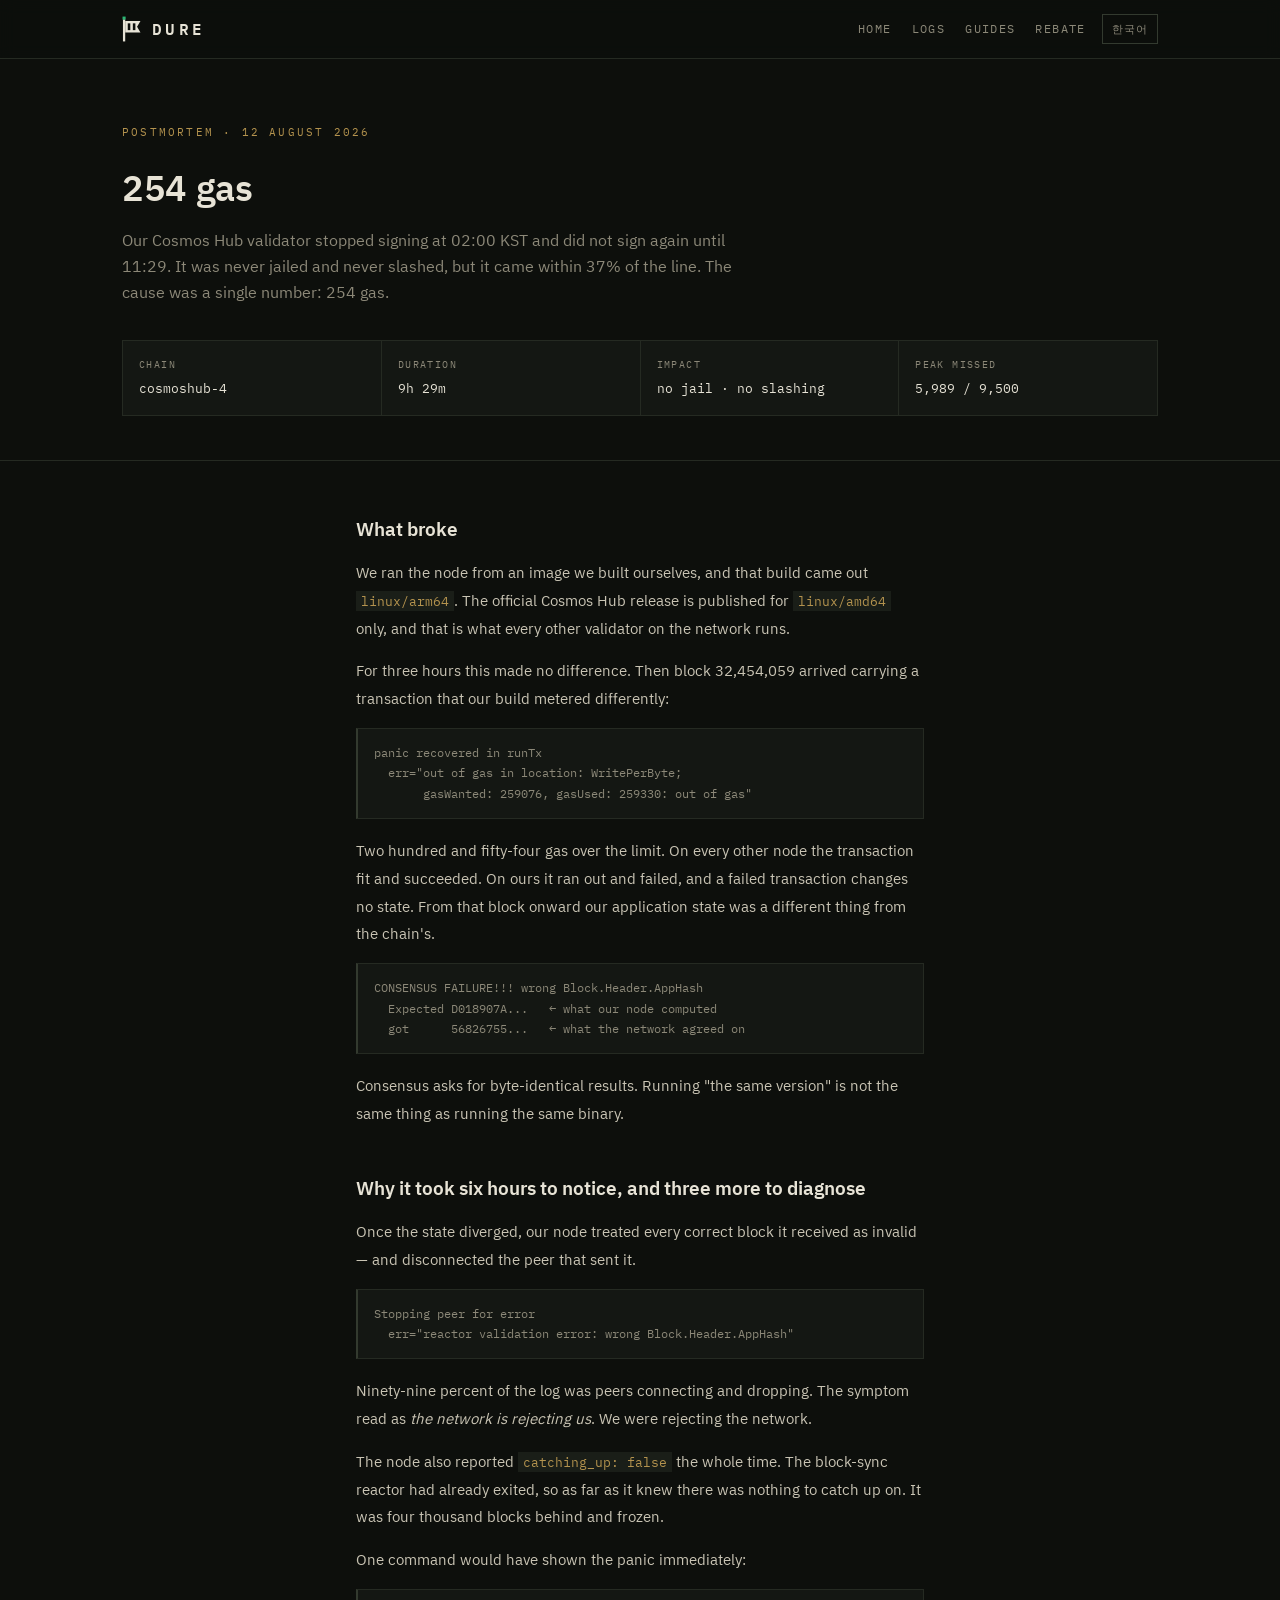
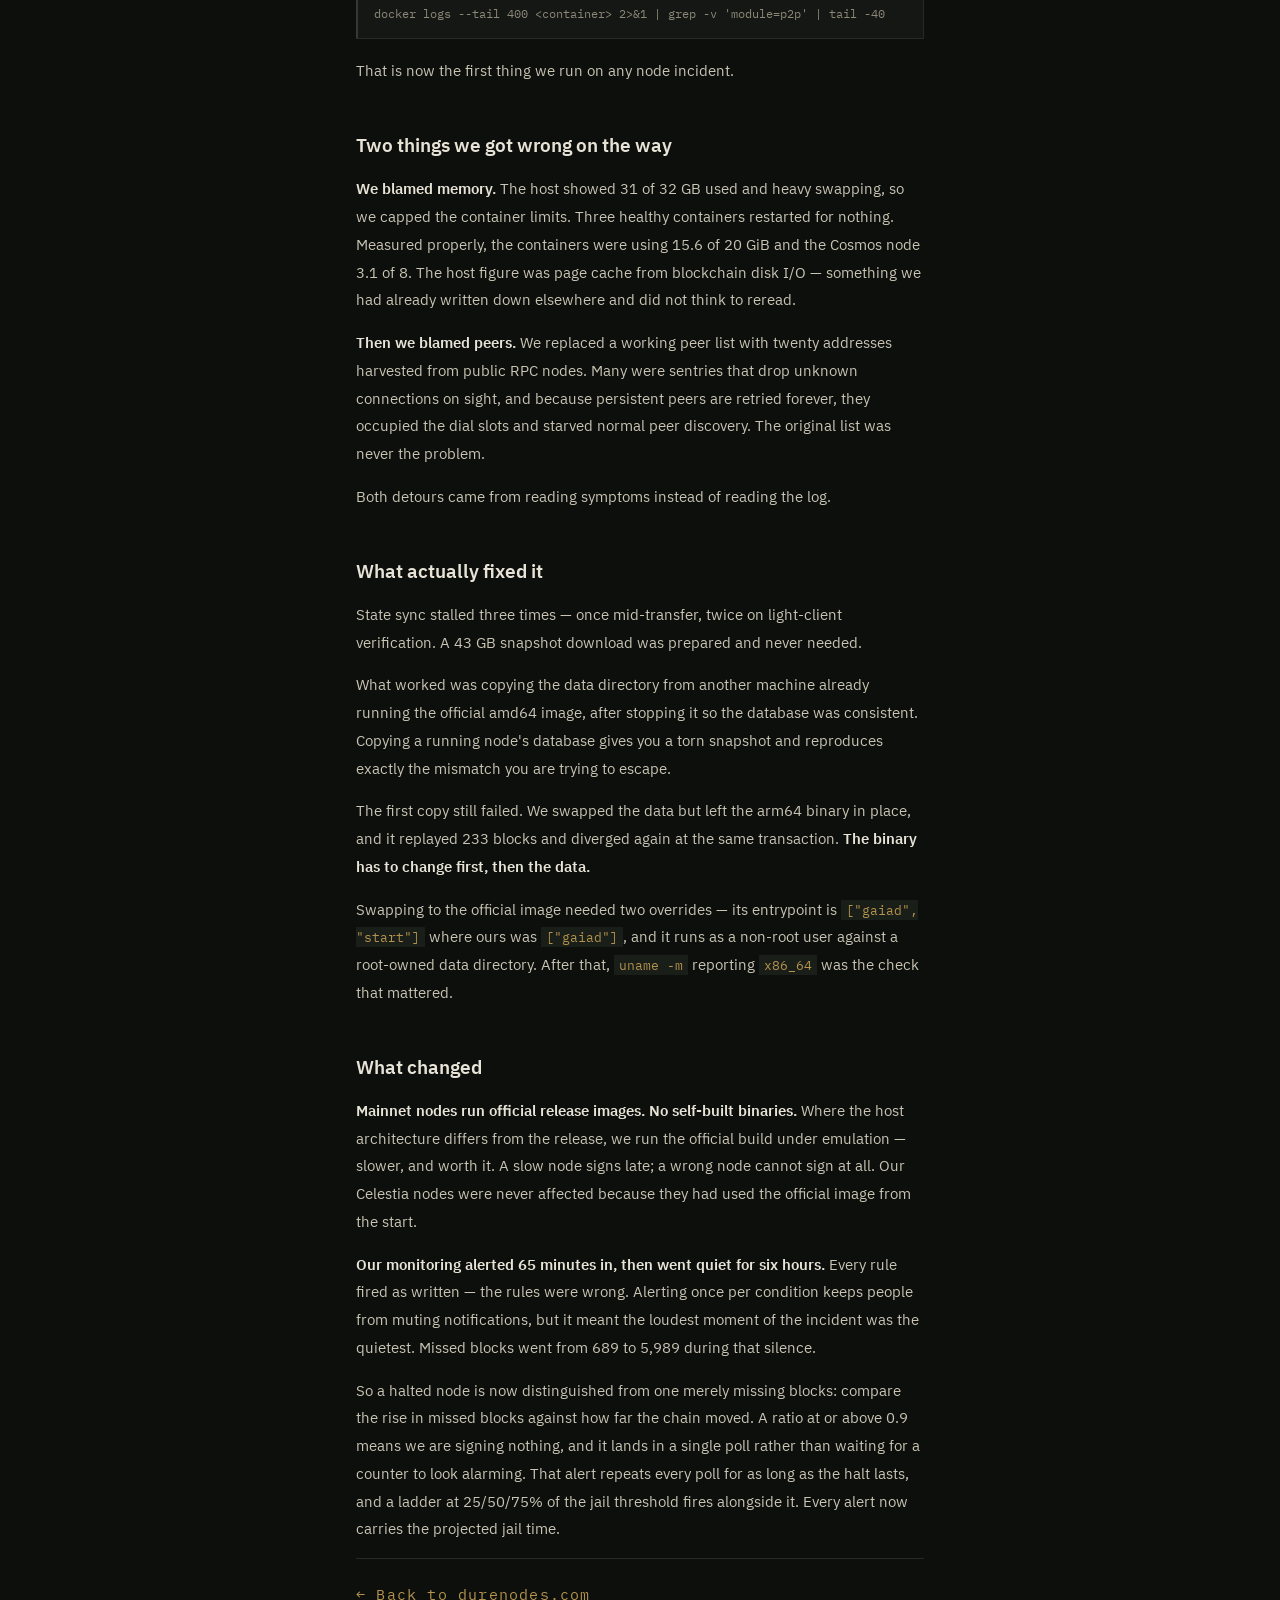
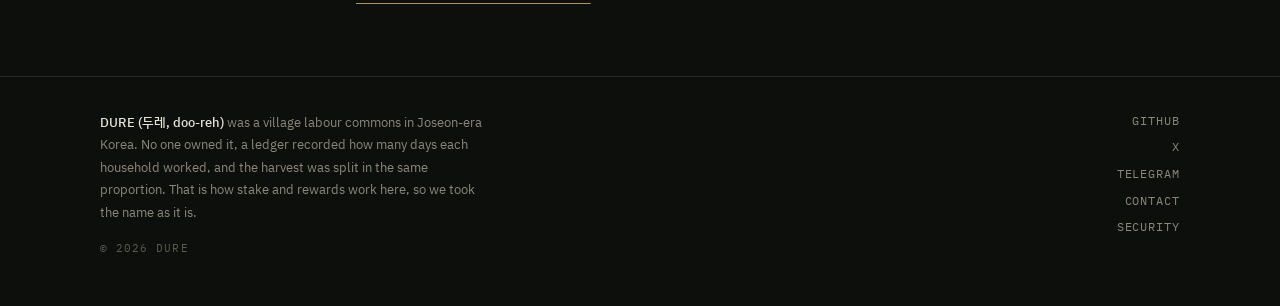
<file: incidents/2026-08-12-cosmos-hub/index.html>
<!DOCTYPE html>
<html lang="en">
<head>
<meta charset="utf-8">
<meta name="viewport" content="width=device-width, initial-scale=1, viewport-fit=cover">
<title>254 gas — a Cosmos Hub outage postmortem | DURE</title>
<meta name="description" content="Our Cosmos Hub validator stopped signing for nine and a half hours because we built the binary ourselves for the wrong architecture. What happened, what we got wrong, and what we changed.">
<link rel="canonical" href="https://durenodes.com/incidents/2026-08-12-cosmos-hub/">
<link rel="alternate" hreflang="en" href="https://durenodes.com/incidents/2026-08-12-cosmos-hub/">
<link rel="alternate" hreflang="ko" href="https://durenodes.com/ko/incidents/2026-08-12-cosmos-hub/">
<link rel="alternate" hreflang="x-default" href="https://durenodes.com/incidents/2026-08-12-cosmos-hub/">
<link rel="icon" type="image/png" href="/favicon.png">
<link rel="apple-touch-icon" href="/icon-256.png">
<meta name="theme-color" content="#0D0F0C">
<meta property="og:type" content="article">
<meta property="og:site_name" content="DURE">
<meta property="og:locale" content="en_US">
<meta property="og:url" content="https://durenodes.com/incidents/2026-08-12-cosmos-hub/">
<meta property="og:title" content="254 gas — a Cosmos Hub outage postmortem | DURE">
<meta property="og:description" content="Our Cosmos Hub validator stopped signing for nine and a half hours because we built the binary ourselves for the wrong architecture. What happened, what we got wrong, and what we changed.">
<meta property="og:image" content="https://durenodes.com/og.png">
<meta name="twitter:card" content="summary_large_image">
<meta name="twitter:site" content="@durenodes">
<link rel="preconnect" href="https://fonts.googleapis.com">
<link rel="preconnect" href="https://fonts.gstatic.com" crossorigin>
<link href="https://fonts.googleapis.com/css2?family=IBM+Plex+Mono:wght@400;500;600&family=IBM+Plex+Sans+KR:wght@300;400;500;600&display=swap" rel="stylesheet">
<style>
:root {
  --bg: #0D0F0C;
  --panel: #141713;
  --panel-2: #1A1E18;
  --line: #252A22;
  --line-2: #333A2F;
  --fg: #E7E3D6;
  --muted: #8C8878;
  --dim: #5C5A50;
  --green: #2BB673;
  --brass: #B4934E;
  --red: #C86A5A;
  --wrap: 1080px;
  --mono: 'IBM Plex Mono', ui-monospace, SFMono-Regular, Menlo, monospace;
  --sans: 'IBM Plex Sans KR', -apple-system, BlinkMacSystemFont, 'Apple SD Gothic Neo', sans-serif;
}

* { box-sizing: border-box; }
html { scroll-behavior: smooth; -webkit-text-size-adjust: 100%; }
body {
  margin: 0; background: var(--bg); color: var(--fg);
  font-family: var(--sans); font-size: 15px; line-height: 1.7;
  -webkit-font-smoothing: antialiased;
  overflow-x: hidden;
}
body, div, span, p, h1, h2, h3, li, td, th, a, b { word-break: keep-all; }
p, h1, h2, h3, li { text-wrap: pretty; }
a { color: inherit; text-decoration: none; }
:focus-visible { outline: 1px solid var(--green); outline-offset: 3px; }
img, svg { max-width: 100%; }

.wrap { max-width: var(--wrap); margin: 0 auto; padding: 0 22px; }
.mono { font-family: var(--mono); }


.hdr {
  position: sticky; top: 0; z-index: 30;
  background: rgba(13,15,12,.92); backdrop-filter: blur(8px);
  border-bottom: 1px solid var(--line);
}
.hdr-in { display: flex; align-items: center; gap: 16px; height: 58px; }
.brand { display: flex; align-items: center; gap: 11px; flex: none; }
.brand b { font-family: var(--mono); font-size: 15.5px; font-weight: 600; letter-spacing: .22em; }
.nav {
  margin-left: auto; display: flex; gap: 20px; align-items: center;
  font-family: var(--mono); font-size: 11.5px; letter-spacing: .12em; color: var(--muted);
}
.nav a:hover { color: var(--fg); }
.lang {
  font-family: var(--mono); font-size: 11px; letter-spacing: .1em;
  color: var(--muted); border: 1px solid var(--line-2); padding: 5px 9px; flex: none;
}
.lang:hover { color: var(--fg); border-color: var(--muted); }


.hero { border-bottom: 1px solid var(--line); padding: 64px 0 44px; }
.kicker { font-family: var(--mono); font-size: 11px; letter-spacing: .2em; color: var(--brass); margin-bottom: 20px; }
h1 { font-size: clamp(24px, 4.2vw, 36px); line-height: 1.42; font-weight: 600; margin: 0 0 14px; letter-spacing: -.01em; max-width: 26ch; }
.lede { color: var(--muted); margin: 0; max-width: 62ch; font-size: 15.5px; }
.lede b { color: var(--fg); font-weight: 500; }
.lede a { color: var(--brass); text-decoration: underline; text-underline-offset: 3px; }
.lede a:hover { color: var(--fg); }

.stats { display: grid; grid-template-columns: repeat(4, minmax(0,1fr)); gap: 1px; margin-top: 38px; background: var(--line); border: 1px solid var(--line); }
.stat { background: var(--panel); padding: 18px; }
.stat-n { font-family: var(--mono); font-size: clamp(20px, 3.4vw, 26px); font-weight: 600; letter-spacing: -.02em; line-height: 1.2; }
.stat-n small { font-size: .55em; color: var(--muted); font-weight: 400; }
.stat-l { font-family: var(--mono); font-size: 10.5px; letter-spacing: .12em; color: var(--muted); margin-top: 5px; }

.cta { display: flex; flex-wrap: wrap; gap: 10px; margin-top: 26px; }
.btn {
  font-family: var(--mono); font-size: 12px; letter-spacing: .12em;
  padding: 12px 20px; border: 1px solid var(--line-2);
  display: inline-flex; align-items: center; gap: 9px;
}
.btn:hover { border-color: var(--muted); }
.btn-solid { border-color: var(--fg); background: var(--fg); color: var(--bg); font-weight: 600; }
.btn-solid:hover { background: #fff; color: var(--bg); }
.dot { width: 7px; height: 7px; background: var(--green); display: block; flex: none; }


section { padding: 52px 0; }
.sec-head { display: flex; align-items: baseline; gap: 12px; margin-bottom: 22px; flex-wrap: wrap; }
h2 { font-family: var(--mono); font-size: 12px; letter-spacing: .18em; font-weight: 600; margin: 0; }
.sec-sub { font-size: 13px; color: var(--muted); }
.rule { height: 7px; border-top: 1px solid var(--line); background-image: repeating-linear-gradient(90deg, var(--line-2) 0 1px, transparent 1px 22px); background-size: 100% 4px; background-repeat: no-repeat; }


.grid-2 { display: grid; grid-template-columns: repeat(2, minmax(0,1fr)); gap: 1px; background: var(--line); border: 1px solid var(--line); }
.net { background: var(--panel); padding: 18px; display: flex; flex-direction: column; gap: 11px; min-height: 118px; border-left: 2px solid var(--line-2); }
.net.live { border-left-color: #5C8A4A; }
.net.test { border-left-color: var(--brass); }
.net.next { background: var(--panel-2); }
.net-top { display: flex; align-items: center; gap: 10px; flex-wrap: wrap; }
.tick { width: 26px; height: 26px; border: 1px solid var(--line-2); display: grid; place-items: center; font-family: var(--mono); font-size: 10px; color: var(--muted); flex: none; }
.net-name { font-family: var(--mono); font-size: 13.5px; letter-spacing: .04em; }
.tag { margin-left: auto; font-family: var(--mono); font-size: 9.5px; letter-spacing: .12em; padding: 3px 7px; border: 1px solid var(--line-2); color: var(--muted); display: flex; align-items: center; gap: 6px; }
.tag.on { border-color: rgba(43,182,115,.45); color: var(--green); }
.tag.warn { border-color: rgba(180,147,78,.45); color: var(--brass); }
.blink { width: 6px; height: 6px; background: var(--green); display: block; animation: dure-blink 2.6s steps(1,end) infinite; }
@keyframes dure-blink { 0%,60% { opacity: 1 } 61%,100% { opacity: .3 } }
.net-meta { font-family: var(--mono); font-size: 11.5px; color: var(--muted); display: flex; flex-wrap: wrap; gap: 4px 14px; margin-top: auto; }
.net-meta b { color: var(--fg); font-weight: 500; }


.grid-svc { display: grid; grid-template-columns: repeat(auto-fill, minmax(168px,1fr)); gap: 1px; background: var(--line); border: 1px solid var(--line); }
.svc { background: var(--panel-2); padding: 15px 16px; display: flex; flex-direction: column; gap: 5px; min-height: 106px; }
.svc-n { font-family: var(--mono); font-size: 12.5px; color: var(--muted); }
.svc-d { font-size: 12px; color: var(--muted); line-height: 1.55; }
.svc-s { font-family: var(--mono); font-size: 10px; letter-spacing: .12em; color: var(--brass); margin-top: auto; }


.tbl-wrap { border: 1px solid var(--line); overflow-x: auto; -webkit-overflow-scrolling: touch; }
table { width: 100%; border-collapse: collapse; font-family: var(--mono); font-size: 12.5px; font-variant-numeric: tabular-nums; min-width: 620px; }
thead tr { background: var(--panel); font-size: 10.5px; letter-spacing: .12em; color: var(--muted); }
th { text-align: left; padding: 11px 14px; font-weight: 400; border-bottom: 1px solid var(--line); white-space: nowrap; }
td { padding: 12px 14px; border-bottom: 1px solid var(--line); white-space: nowrap; }
tbody tr:last-child td { border-bottom: 0; }
.num { text-align: right; }
.ok { color: var(--green); }
.min-badge { color: var(--green); font-size: 10px; letter-spacing: .1em; margin-left: 6px; }

.note { border: 1px solid var(--line); border-top: 0; background: var(--panel); padding: 14px 16px; font-size: 13px; color: var(--muted); line-height: 1.75; }
.note b { color: var(--fg); font-weight: 500; }
.foot-meta { display: flex; flex-wrap: wrap; gap: 10px 26px; margin-top: 14px; font-family: var(--mono); font-size: 11px; letter-spacing: .1em; color: var(--muted); }


.empty { border: 1px solid var(--line); background: var(--panel); padding: 26px 20px; text-align: center; }
.empty-t { font-family: var(--mono); font-size: 12.5px; letter-spacing: .12em; color: var(--green); margin-bottom: 10px; }
.empty p { margin: 0 auto; font-size: 13.5px; color: var(--muted); line-height: 1.8; max-width: 60ch; }

.log-head { margin: 0 0 16px; font-size: 13.5px; color: var(--muted); line-height: 1.8; max-width: 66ch; }
.log-head a { color: var(--brass); text-decoration: underline; text-underline-offset: 3px; }
.inc { border: 1px solid var(--line); background: var(--panel); padding: 16px 18px; border-left: 2px solid var(--brass); }
.inc + .inc { margin-top: 1px; }
.inc-when { font-family: var(--mono); font-size: 11px; letter-spacing: .12em; color: var(--brass); }
.inc-body { margin: 9px 0 0; font-size: 14px; color: var(--fg); line-height: 1.75; }
.inc-meta { display: flex; flex-wrap: wrap; gap: 8px 28px; margin-top: 13px; padding-top: 12px;
  border-top: 1px solid var(--line); font-size: 12.5px; color: var(--muted); line-height: 1.7; }
.inc-meta span { max-width: 58ch; }
.inc-meta b { font-family: var(--mono); font-size: 10px; letter-spacing: .14em; color: var(--muted);
  font-weight: 500; margin-right: 8px; }


.val-card { border: 1px solid var(--line); background: var(--panel); padding: 14px 16px; margin-bottom: 16px; }

#delegate .cta { margin-bottom: 30px; }
#delegate .cta:last-child { margin-bottom: 0; }
.val-label { display: block; font-family: var(--mono); font-size: 10px; letter-spacing: .16em; color: var(--brass); font-weight: 500; margin-bottom: 7px; }
.val-addr { font-family: var(--mono); font-size: 12.5px; word-break: break-all; color: var(--fg); }
.val-meta { display: flex; flex-wrap: wrap; gap: 8px 22px; margin-top: 13px; padding-top: 12px; border-top: 1px solid var(--line); font-family: var(--mono); font-size: 11px; letter-spacing: .1em; color: var(--muted); }
.val-meta b { color: var(--green); font-weight: 500; }


footer { border-top: 1px solid var(--line); }
.foot { padding: 34px 0 48px; display: flex; flex-wrap: wrap; gap: 24px; align-items: flex-start; }
.foot-story { max-width: 48ch; font-size: 12.5px; color: var(--muted); line-height: 1.8; }
.foot-story b { color: var(--fg); font-weight: 500; }
.copy { font-family: var(--mono); font-size: 10.5px; letter-spacing: .1em; color: var(--dim); margin-top: 16px; }
.foot-links { margin-left: auto; display: flex; flex-direction: column; gap: 7px; font-family: var(--mono); font-size: 11.5px; letter-spacing: .08em; color: var(--muted); text-align: right; }
.foot-links a:hover { color: var(--fg); }


@media (max-width: 760px) {
  .wrap { padding: 0 16px; }
  .hdr-in { height: 52px; gap: 10px; }
  .nav { gap: 13px; font-size: 10.5px; overflow-x: auto; scrollbar-width: none; -ms-overflow-style: none; }
  .nav::-webkit-scrollbar { display: none; }
  .hero { padding: 44px 0 34px; }
  .stats { grid-template-columns: repeat(2, minmax(0,1fr)); }
  .grid-2 { grid-template-columns: 1fr; }
  .grid-svc { grid-template-columns: repeat(auto-fill, minmax(150px,1fr)); }
  section { padding: 40px 0; }
  .foot { flex-direction: column; gap: 20px; }
  .foot-links { margin-left: 0; text-align: left; flex-direction: row; flex-wrap: wrap; gap: 8px 18px; }
  .btn { flex: 1 1 auto; justify-content: center; }
}


@media (max-width: 460px) {
  .grid-svc { grid-template-columns: 1fr 1fr; }
  .val-meta { gap: 6px 16px; font-size: 10.5px; }
  .foot-meta { font-size: 10.5px; }
}

@media (prefers-reduced-motion: reduce) {
  * { animation: none !important; transition: none !important; }
  html { scroll-behavior: auto; }
}

.log-note { margin: 16px 0 0; font-size: 12.5px; color: var(--muted); line-height: 1.8; max-width: 66ch; }

.inc-more { display: inline-block; margin-top: 13px; font-family: var(--mono); font-size: 11px;
  letter-spacing: .1em; color: var(--brass); border-bottom: 1px solid rgba(180,147,78,.35); padding-bottom: 2px; }
.inc-more:hover { color: var(--fg); border-bottom-color: var(--fg); }


.pm-meta { display: grid; grid-template-columns: repeat(auto-fit, minmax(140px,1fr)); gap: 1px; margin-top: 34px; background: var(--line); border: 1px solid var(--line); }
.pm-m { background: var(--panel); padding: 15px 16px; display: flex; flex-direction: column; gap: 5px; }
.pm-m b { font-family: var(--mono); font-size: 10px; letter-spacing: .14em; color: var(--muted); font-weight: 400; }
.pm-m span { font-family: var(--mono); font-size: 13px; }
.post { max-width: 68ch; }
.post h2 { font-family: var(--sans); font-size: 19px; font-weight: 600; letter-spacing: 0; margin: 44px 0 14px; text-transform: none; }
.post h2:first-child { margin-top: 0; }
.post p { margin: 0 0 15px; font-size: 15px; line-height: 1.85; color: #C9C4B4; }
.post p b { color: var(--fg); font-weight: 600; }
.post code { font-family: var(--mono); font-size: .88em; color: var(--brass); background: var(--panel-2); padding: 1px 5px; }
.post pre { font-family: var(--mono); font-size: 12px; line-height: 1.7; color: var(--muted);
  background: var(--panel); border: 1px solid var(--line); border-left: 2px solid var(--line-2);
  padding: 14px 16px; margin: 0 0 18px; overflow-x: auto; -webkit-overflow-scrolling: touch; }
.post a { color: var(--brass); text-decoration: underline; text-underline-offset: 3px; }
.post a:hover { color: var(--fg); }
.pm-back { margin-top: 48px; padding-top: 22px; border-top: 1px solid var(--line); font-family: var(--mono); font-size: 12px; letter-spacing: .08em; }


.gd { display: block; border: 1px solid var(--line); background: var(--panel);
  padding: 16px 18px; border-left: 2px solid var(--brass); text-decoration: none; }
.gd + .gd { margin-top: 1px; }
.gd:hover { border-left-color: var(--fg); }
.gd-when { font-family: var(--mono); font-size: 11px; letter-spacing: .12em; color: var(--brass); }
.gd-t { margin-top: 9px; font-size: 15px; color: var(--fg); line-height: 1.6; font-weight: 500; }
.gd-d { margin: 8px 0 0; font-size: 13px; color: var(--muted); line-height: 1.75; max-width: 72ch; }


.doors { display: grid; grid-template-columns: 1fr 1fr; gap: 1px; }
@media (max-width: 720px) { .doors { grid-template-columns: 1fr; } }
.door { display: block; border: 1px solid var(--line); background: var(--panel);
  padding: 22px 22px 20px; text-decoration: none; }
.door:hover { border-color: var(--brass); }
.door-k { font-family: var(--mono); font-size: 11px; letter-spacing: .14em; color: var(--brass); }
.door-t { margin-top: 12px; font-size: 17px; color: var(--fg); line-height: 1.5; font-weight: 500; }
.door-d { margin: 9px 0 0; font-size: 13px; color: var(--muted); line-height: 1.8; }
.door-go { display: inline-block; margin-top: 16px; font-family: var(--mono); font-size: 11px;
  letter-spacing: .1em; color: var(--muted); border-bottom: 1px solid var(--line); padding-bottom: 2px; }
.door:hover .door-go { color: var(--fg); border-bottom-color: var(--fg); }
.nav-here { color: var(--fg); }


@media (max-width: 560px) {
  
  .hdr-in { flex-wrap: wrap; height: auto; padding-top: 9px; padding-bottom: 9px; row-gap: 9px; }
  .brand { order: 1; }
  .lang { order: 2; margin-left: auto; }
  .nav { order: 3; flex-basis: 100%; margin-left: 0; overflow: visible;
    justify-content: flex-end; }
}


.rb-chain { font-family: var(--mono); font-size: 11px; letter-spacing: .1em;
  color: var(--muted); margin: 26px 0 8px; text-transform: uppercase; }
.rb-chain b { color: var(--fg); }


.calc { border: 1px solid var(--line); background: var(--panel); margin: 26px 0 0; }
.calc-row { display: grid; grid-template-columns: 1fr 1fr; gap: 1px;
  background: var(--line); border-bottom: 1px solid var(--line); }
.calc-row select, .calc-row input {
  font-family: var(--mono); font-size: 13px; color: var(--fg); background: var(--panel-2);
  border: 0; padding: 13px 14px; min-width: 0; -webkit-appearance: none; appearance: none;
  border-radius: 0; }
.calc-row input { text-align: right; font-variant-numeric: tabular-nums; }
.calc-row select:focus, .calc-row input:focus { outline: 1px solid var(--brass); outline-offset: -1px; }
.calc-out { display: grid; grid-template-columns: repeat(3, minmax(0,1fr)); gap: 1px; background: var(--line); }
.calc-cell { background: var(--panel); padding: 15px 14px; }
.calc-cell b { display: block; font-family: var(--mono); font-size: 14px; font-weight: 600;
  font-variant-numeric: tabular-nums; word-break: break-all; }
.calc-cell span { display: block; font-family: var(--mono); font-size: 10px; letter-spacing: .12em;
  color: var(--muted); margin-top: 5px; }
.calc-note { font-size: 12.5px; line-height: 1.7; color: var(--muted); margin: 0;
  padding: 13px 14px; border-top: 1px solid var(--line); }
@media (max-width: 460px) {
  .calc-out { grid-template-columns: 1fr; }
  
  .calc-row { grid-template-columns: 1fr; }
}
@media (max-width: 400px) {
  
  .nav { gap: 10px; font-size: 10px; }
}
</style>
</head>
<body>

<header class="hdr">
  <div class="wrap hdr-in">
    <a class="brand" href="/" aria-label="DURE">
      <svg width="19" height="26" viewBox="52 32 133 184" aria-hidden="true" style="display:block">
          <rect x="55" y="36" width="22" height="22" fill="#2BB673"></rect>
          <rect x="58" y="58" width="16" height="154" fill="#E7E3D6"></rect>
          <path d="M74,68 L182,68 L158,108 L182,148 L74,148 Z" fill="#E7E3D6"></path>
          <g fill="#0D0F0C"><rect x="92" y="84" width="18" height="48"></rect><rect x="128" y="84" width="18" height="48"></rect></g>
        </svg>
      <b>DURE</b>
    </a>
    <nav class="nav" aria-label="Sections">
      <a href="/">HOME</a>
      <a href="/incidents/">LOGS</a>
      <a href="/guides/">GUIDES</a>
      <a href="/rebate/">REBATE</a>
    </nav>
    <a class="lang" href="/ko/incidents/2026-08-12-cosmos-hub/" hreflang="ko" rel="alternate">한국어</a>
  </div>
</header>

<main id="top">
  <div class="hero">
    <div class="wrap">
      <div class="kicker">POSTMORTEM · 12 AUGUST 2026</div>
      <h1>254 gas</h1>
      <p class="lede">Our Cosmos Hub validator stopped signing at 02:00 KST and did not sign again until 11:29. It was never jailed and never slashed, but it came within 37% of the line. The cause was a single number: 254 gas.</p>
      <div class="pm-meta"><div class="pm-m"><b>CHAIN</b><span>cosmoshub-4</span></div><div class="pm-m"><b>DURATION</b><span>9h 29m</span></div><div class="pm-m"><b>IMPACT</b><span>no jail · no slashing</span></div><div class="pm-m"><b>PEAK MISSED</b><span>5,989 / 9,500</span></div></div>
    </div>
  </div>

  <section>
    <div class="wrap post">
      <h2>What broke</h2>
      <p>We ran the node from an image we built ourselves, and that build came out <code>linux/arm64</code>. The official Cosmos Hub release is published for <code>linux/amd64</code> only, and that is what every other validator on the network runs.</p>
      <p>For three hours this made no difference. Then block 32,454,059 arrived carrying a transaction that our build metered differently:</p>
      <pre>panic recovered in runTx
  err="out of gas in location: WritePerByte;
       gasWanted: 259076, gasUsed: 259330: out of gas"</pre>
      <p>Two hundred and fifty-four gas over the limit. On every other node the transaction fit and succeeded. On ours it ran out and failed, and a failed transaction changes no state. From that block onward our application state was a different thing from the chain's.</p>
      <pre>CONSENSUS FAILURE!!! wrong Block.Header.AppHash
  Expected D018907A...   ← what our node computed
  got      56826755...   ← what the network agreed on</pre>
      <p>Consensus asks for byte-identical results. Running "the same version" is not the same thing as running the same binary.</p>
      <h2>Why it took six hours to notice, and three more to diagnose</h2>
      <p>Once the state diverged, our node treated every correct block it received as invalid — and disconnected the peer that sent it.</p>
      <pre>Stopping peer for error
  err="reactor validation error: wrong Block.Header.AppHash"</pre>
      <p>Ninety-nine percent of the log was peers connecting and dropping. The symptom read as <em>the network is rejecting us</em>. We were rejecting the network.</p>
      <p>The node also reported <code>catching_up: false</code> the whole time. The block-sync reactor had already exited, so as far as it knew there was nothing to catch up on. It was four thousand blocks behind and frozen.</p>
      <p>One command would have shown the panic immediately:</p>
      <pre>docker logs --tail 400 &lt;container&gt; 2>&amp;1 | grep -v 'module=p2p' | tail -40</pre>
      <p>That is now the first thing we run on any node incident.</p>
      <h2>Two things we got wrong on the way</h2>
      <p><b>We blamed memory.</b> The host showed 31 of 32 GB used and heavy swapping, so we capped the container limits. Three healthy containers restarted for nothing. Measured properly, the containers were using 15.6 of 20 GiB and the Cosmos node 3.1 of 8. The host figure was page cache from blockchain disk I/O — something we had already written down elsewhere and did not think to reread.</p>
      <p><b>Then we blamed peers.</b> We replaced a working peer list with twenty addresses harvested from public RPC nodes. Many were sentries that drop unknown connections on sight, and because persistent peers are retried forever, they occupied the dial slots and starved normal peer discovery. The original list was never the problem.</p>
      <p>Both detours came from reading symptoms instead of reading the log.</p>
      <h2>What actually fixed it</h2>
      <p>State sync stalled three times — once mid-transfer, twice on light-client verification. A 43 GB snapshot download was prepared and never needed.</p>
      <p>What worked was copying the data directory from another machine already running the official amd64 image, after stopping it so the database was consistent. Copying a running node's database gives you a torn snapshot and reproduces exactly the mismatch you are trying to escape.</p>
      <p>The first copy still failed. We swapped the data but left the arm64 binary in place, and it replayed 233 blocks and diverged again at the same transaction. <b>The binary has to change first, then the data.</b></p>
      <p>Swapping to the official image needed two overrides — its entrypoint is <code>["gaiad", "start"]</code> where ours was <code>["gaiad"]</code>, and it runs as a non-root user against a root-owned data directory. After that, <code>uname -m</code> reporting <code>x86_64</code> was the check that mattered.</p>
      <h2>What changed</h2>
      <p><b>Mainnet nodes run official release images. No self-built binaries.</b> Where the host architecture differs from the release, we run the official build under emulation — slower, and worth it. A slow node signs late; a wrong node cannot sign at all. Our Celestia nodes were never affected because they had used the official image from the start.</p>
      <p><b>Our monitoring alerted 65 minutes in, then went quiet for six hours.</b> Every rule fired as written — the rules were wrong. Alerting once per condition keeps people from muting notifications, but it meant the loudest moment of the incident was the quietest. Missed blocks went from 689 to 5,989 during that silence.</p>
      <p>So a halted node is now distinguished from one merely missing blocks: compare the rise in missed blocks against how far the chain moved. A ratio at or above 0.9 means we are signing nothing, and it lands in a single poll rather than waiting for a counter to look alarming. That alert repeats every poll for as long as the halt lasts, and a ladder at 25/50/75% of the jail threshold fires alongside it. Every alert now carries the projected jail time.</p>
      <p class="pm-back"><a href="/">← Back to durenodes.com</a></p>
    </div>
  </section>
</main>

<footer>
  <div class="wrap foot">
    <div class="foot-story">
      <b>DURE (두레, doo-reh)</b> was a village labour commons in Joseon-era Korea. No one owned it, a ledger recorded how many days each household worked, and the harvest was split in the same proportion. That is how stake and rewards work here, so we took the name as it is.
      <div class="copy">© 2026 DURE</div>
    </div>
    <div class="foot-links">
        <a href="https://github.com/durenodes" rel="me noopener" target="_blank">GITHUB</a>
        <a href="https://x.com/durenodes" rel="me noopener" target="_blank">X</a>
        <a href="https://t.me/durenodes" rel="me noopener" target="_blank">TELEGRAM</a>
        <a href="mailto:contact@durenodes.com">CONTACT</a>
        <a href="mailto:security@durenodes.com">SECURITY</a>
    </div>
  </div>
</footer>

</body>
</html>
</file>
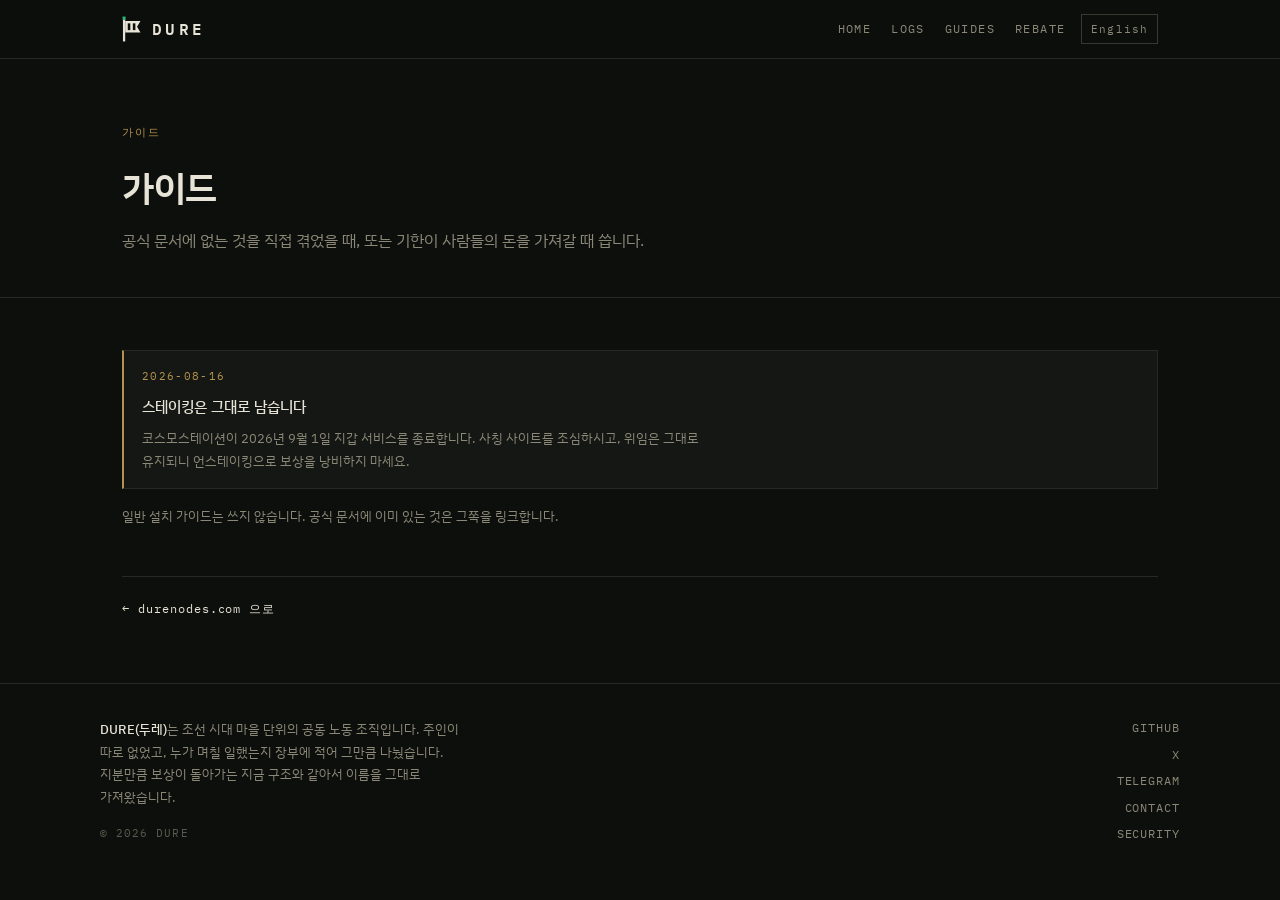
<file: ko/guides/index.html>
<!DOCTYPE html>
<html lang="ko">
<head>
<meta charset="utf-8">
<meta name="viewport" content="width=device-width, initial-scale=1, viewport-fit=cover">
<title>가이드 | DURE</title>
<meta name="description" content="셀레스티아·코스모스 허브 밸리데이터를 운영하며 남긴 기록입니다. 공식 문서에 없는 것만 씁니다.">
<link rel="canonical" href="https://durenodes.com/ko/guides/">
<link rel="alternate" hreflang="en" href="https://durenodes.com/guides/">
<link rel="alternate" hreflang="ko" href="https://durenodes.com/ko/guides/">
<link rel="alternate" hreflang="x-default" href="https://durenodes.com/guides/">
<link rel="icon" type="image/png" href="/favicon.png">
<link rel="apple-touch-icon" href="/icon-256.png">
<meta name="theme-color" content="#0D0F0C">
<meta property="og:type" content="website">
<meta property="og:site_name" content="DURE">
<meta property="og:locale" content="ko_KR">
<meta property="og:url" content="https://durenodes.com/ko/guides/">
<meta property="og:title" content="가이드 | DURE">
<meta property="og:description" content="셀레스티아·코스모스 허브 밸리데이터를 운영하며 남긴 기록입니다. 공식 문서에 없는 것만 씁니다.">
<meta property="og:image" content="https://durenodes.com/og.png">
<meta name="twitter:card" content="summary_large_image">
<meta name="twitter:site" content="@durenodes">
<link rel="preconnect" href="https://fonts.googleapis.com">
<link rel="preconnect" href="https://fonts.gstatic.com" crossorigin>
<link href="https://fonts.googleapis.com/css2?family=IBM+Plex+Mono:wght@400;500;600&family=IBM+Plex+Sans+KR:wght@300;400;500;600&display=swap" rel="stylesheet">
<style>
:root {
  --bg: #0D0F0C;
  --panel: #141713;
  --panel-2: #1A1E18;
  --line: #252A22;
  --line-2: #333A2F;
  --fg: #E7E3D6;
  --muted: #8C8878;
  --dim: #5C5A50;
  --green: #2BB673;
  --brass: #B4934E;
  --red: #C86A5A;
  --wrap: 1080px;
  --mono: 'IBM Plex Mono', ui-monospace, SFMono-Regular, Menlo, monospace;
  --sans: 'IBM Plex Sans KR', -apple-system, BlinkMacSystemFont, 'Apple SD Gothic Neo', sans-serif;
}

* { box-sizing: border-box; }
html { scroll-behavior: smooth; -webkit-text-size-adjust: 100%; }
body {
  margin: 0; background: var(--bg); color: var(--fg);
  font-family: var(--sans); font-size: 15px; line-height: 1.7;
  -webkit-font-smoothing: antialiased;
  overflow-x: hidden;
}
body, div, span, p, h1, h2, h3, li, td, th, a, b { word-break: keep-all; }
p, h1, h2, h3, li { text-wrap: pretty; }
a { color: inherit; text-decoration: none; }
:focus-visible { outline: 1px solid var(--green); outline-offset: 3px; }
img, svg { max-width: 100%; }

.wrap { max-width: var(--wrap); margin: 0 auto; padding: 0 22px; }
.mono { font-family: var(--mono); }


.hdr {
  position: sticky; top: 0; z-index: 30;
  background: rgba(13,15,12,.92); backdrop-filter: blur(8px);
  border-bottom: 1px solid var(--line);
}
.hdr-in { display: flex; align-items: center; gap: 16px; height: 58px; }
.brand { display: flex; align-items: center; gap: 11px; flex: none; }
.brand b { font-family: var(--mono); font-size: 15.5px; font-weight: 600; letter-spacing: .22em; }
.nav {
  margin-left: auto; display: flex; gap: 20px; align-items: center;
  font-family: var(--mono); font-size: 11.5px; letter-spacing: .12em; color: var(--muted);
}
.nav a:hover { color: var(--fg); }
.lang {
  font-family: var(--mono); font-size: 11px; letter-spacing: .1em;
  color: var(--muted); border: 1px solid var(--line-2); padding: 5px 9px; flex: none;
}
.lang:hover { color: var(--fg); border-color: var(--muted); }


.hero { border-bottom: 1px solid var(--line); padding: 64px 0 44px; }
.kicker { font-family: var(--mono); font-size: 11px; letter-spacing: .2em; color: var(--brass); margin-bottom: 20px; }
h1 { font-size: clamp(24px, 4.2vw, 36px); line-height: 1.42; font-weight: 600; margin: 0 0 14px; letter-spacing: -.01em; max-width: 26ch; }
.lede { color: var(--muted); margin: 0; max-width: 62ch; font-size: 15.5px; }
.lede b { color: var(--fg); font-weight: 500; }
.lede a { color: var(--brass); text-decoration: underline; text-underline-offset: 3px; }
.lede a:hover { color: var(--fg); }

.stats { display: grid; grid-template-columns: repeat(4, minmax(0,1fr)); gap: 1px; margin-top: 38px; background: var(--line); border: 1px solid var(--line); }
.stat { background: var(--panel); padding: 18px; }
.stat-n { font-family: var(--mono); font-size: clamp(20px, 3.4vw, 26px); font-weight: 600; letter-spacing: -.02em; line-height: 1.2; }
.stat-n small { font-size: .55em; color: var(--muted); font-weight: 400; }
.stat-l { font-family: var(--mono); font-size: 10.5px; letter-spacing: .12em; color: var(--muted); margin-top: 5px; }

.cta { display: flex; flex-wrap: wrap; gap: 10px; margin-top: 26px; }
.btn {
  font-family: var(--mono); font-size: 12px; letter-spacing: .12em;
  padding: 12px 20px; border: 1px solid var(--line-2);
  display: inline-flex; align-items: center; gap: 9px;
}
.btn:hover { border-color: var(--muted); }
.btn-solid { border-color: var(--fg); background: var(--fg); color: var(--bg); font-weight: 600; }
.btn-solid:hover { background: #fff; color: var(--bg); }
.dot { width: 7px; height: 7px; background: var(--green); display: block; flex: none; }


section { padding: 52px 0; }
.sec-head { display: flex; align-items: baseline; gap: 12px; margin-bottom: 22px; flex-wrap: wrap; }
h2 { font-family: var(--mono); font-size: 12px; letter-spacing: .18em; font-weight: 600; margin: 0; }
.sec-sub { font-size: 13px; color: var(--muted); }
.rule { height: 7px; border-top: 1px solid var(--line); background-image: repeating-linear-gradient(90deg, var(--line-2) 0 1px, transparent 1px 22px); background-size: 100% 4px; background-repeat: no-repeat; }


.grid-2 { display: grid; grid-template-columns: repeat(2, minmax(0,1fr)); gap: 1px; background: var(--line); border: 1px solid var(--line); }
.net { background: var(--panel); padding: 18px; display: flex; flex-direction: column; gap: 11px; min-height: 118px; border-left: 2px solid var(--line-2); }
.net.live { border-left-color: #5C8A4A; }
.net.test { border-left-color: var(--brass); }
.net.next { background: var(--panel-2); }
.net-top { display: flex; align-items: center; gap: 10px; flex-wrap: wrap; }
.tick { width: 26px; height: 26px; border: 1px solid var(--line-2); display: grid; place-items: center; font-family: var(--mono); font-size: 10px; color: var(--muted); flex: none; }
.net-name { font-family: var(--mono); font-size: 13.5px; letter-spacing: .04em; }
.tag { margin-left: auto; font-family: var(--mono); font-size: 9.5px; letter-spacing: .12em; padding: 3px 7px; border: 1px solid var(--line-2); color: var(--muted); display: flex; align-items: center; gap: 6px; }
.tag.on { border-color: rgba(43,182,115,.45); color: var(--green); }
.tag.warn { border-color: rgba(180,147,78,.45); color: var(--brass); }
.blink { width: 6px; height: 6px; background: var(--green); display: block; animation: dure-blink 2.6s steps(1,end) infinite; }
@keyframes dure-blink { 0%,60% { opacity: 1 } 61%,100% { opacity: .3 } }
.net-meta { font-family: var(--mono); font-size: 11.5px; color: var(--muted); display: flex; flex-wrap: wrap; gap: 4px 14px; margin-top: auto; }
.net-meta b { color: var(--fg); font-weight: 500; }


.grid-svc { display: grid; grid-template-columns: repeat(auto-fill, minmax(168px,1fr)); gap: 1px; background: var(--line); border: 1px solid var(--line); }
.svc { background: var(--panel-2); padding: 15px 16px; display: flex; flex-direction: column; gap: 5px; min-height: 106px; }
.svc-n { font-family: var(--mono); font-size: 12.5px; color: var(--muted); }
.svc-d { font-size: 12px; color: var(--muted); line-height: 1.55; }
.svc-s { font-family: var(--mono); font-size: 10px; letter-spacing: .12em; color: var(--brass); margin-top: auto; }


.tbl-wrap { border: 1px solid var(--line); overflow-x: auto; -webkit-overflow-scrolling: touch; }
table { width: 100%; border-collapse: collapse; font-family: var(--mono); font-size: 12.5px; font-variant-numeric: tabular-nums; min-width: 620px; }
thead tr { background: var(--panel); font-size: 10.5px; letter-spacing: .12em; color: var(--muted); }
th { text-align: left; padding: 11px 14px; font-weight: 400; border-bottom: 1px solid var(--line); white-space: nowrap; }
td { padding: 12px 14px; border-bottom: 1px solid var(--line); white-space: nowrap; }
tbody tr:last-child td { border-bottom: 0; }
.num { text-align: right; }
.ok { color: var(--green); }
.min-badge { color: var(--green); font-size: 10px; letter-spacing: .1em; margin-left: 6px; }

.note { border: 1px solid var(--line); border-top: 0; background: var(--panel); padding: 14px 16px; font-size: 13px; color: var(--muted); line-height: 1.75; }
.note b { color: var(--fg); font-weight: 500; }
.foot-meta { display: flex; flex-wrap: wrap; gap: 10px 26px; margin-top: 14px; font-family: var(--mono); font-size: 11px; letter-spacing: .1em; color: var(--muted); }


.empty { border: 1px solid var(--line); background: var(--panel); padding: 26px 20px; text-align: center; }
.empty-t { font-family: var(--mono); font-size: 12.5px; letter-spacing: .12em; color: var(--green); margin-bottom: 10px; }
.empty p { margin: 0 auto; font-size: 13.5px; color: var(--muted); line-height: 1.8; max-width: 60ch; }

.log-head { margin: 0 0 16px; font-size: 13.5px; color: var(--muted); line-height: 1.8; max-width: 66ch; }
.log-head a { color: var(--brass); text-decoration: underline; text-underline-offset: 3px; }
.inc { border: 1px solid var(--line); background: var(--panel); padding: 16px 18px; border-left: 2px solid var(--brass); }
.inc + .inc { margin-top: 1px; }
.inc-when { font-family: var(--mono); font-size: 11px; letter-spacing: .12em; color: var(--brass); }
.inc-body { margin: 9px 0 0; font-size: 14px; color: var(--fg); line-height: 1.75; }
.inc-meta { display: flex; flex-wrap: wrap; gap: 8px 28px; margin-top: 13px; padding-top: 12px;
  border-top: 1px solid var(--line); font-size: 12.5px; color: var(--muted); line-height: 1.7; }
.inc-meta span { max-width: 58ch; }
.inc-meta b { font-family: var(--mono); font-size: 10px; letter-spacing: .14em; color: var(--muted);
  font-weight: 500; margin-right: 8px; }


.val-card { border: 1px solid var(--line); background: var(--panel); padding: 14px 16px; margin-bottom: 16px; }

#delegate .cta { margin-bottom: 30px; }
#delegate .cta:last-child { margin-bottom: 0; }
.val-label { display: block; font-family: var(--mono); font-size: 10px; letter-spacing: .16em; color: var(--brass); font-weight: 500; margin-bottom: 7px; }
.val-addr { font-family: var(--mono); font-size: 12.5px; word-break: break-all; color: var(--fg); }
.val-meta { display: flex; flex-wrap: wrap; gap: 8px 22px; margin-top: 13px; padding-top: 12px; border-top: 1px solid var(--line); font-family: var(--mono); font-size: 11px; letter-spacing: .1em; color: var(--muted); }
.val-meta b { color: var(--green); font-weight: 500; }


footer { border-top: 1px solid var(--line); }
.foot { padding: 34px 0 48px; display: flex; flex-wrap: wrap; gap: 24px; align-items: flex-start; }
.foot-story { max-width: 48ch; font-size: 12.5px; color: var(--muted); line-height: 1.8; }
.foot-story b { color: var(--fg); font-weight: 500; }
.copy { font-family: var(--mono); font-size: 10.5px; letter-spacing: .1em; color: var(--dim); margin-top: 16px; }
.foot-links { margin-left: auto; display: flex; flex-direction: column; gap: 7px; font-family: var(--mono); font-size: 11.5px; letter-spacing: .08em; color: var(--muted); text-align: right; }
.foot-links a:hover { color: var(--fg); }


@media (max-width: 760px) {
  .wrap { padding: 0 16px; }
  .hdr-in { height: 52px; gap: 10px; }
  .nav { gap: 13px; font-size: 10.5px; overflow-x: auto; scrollbar-width: none; -ms-overflow-style: none; }
  .nav::-webkit-scrollbar { display: none; }
  .hero { padding: 44px 0 34px; }
  .stats { grid-template-columns: repeat(2, minmax(0,1fr)); }
  .grid-2 { grid-template-columns: 1fr; }
  .grid-svc { grid-template-columns: repeat(auto-fill, minmax(150px,1fr)); }
  section { padding: 40px 0; }
  .foot { flex-direction: column; gap: 20px; }
  .foot-links { margin-left: 0; text-align: left; flex-direction: row; flex-wrap: wrap; gap: 8px 18px; }
  .btn { flex: 1 1 auto; justify-content: center; }
}


@media (max-width: 460px) {
  .grid-svc { grid-template-columns: 1fr 1fr; }
  .val-meta { gap: 6px 16px; font-size: 10.5px; }
  .foot-meta { font-size: 10.5px; }
}

@media (prefers-reduced-motion: reduce) {
  * { animation: none !important; transition: none !important; }
  html { scroll-behavior: auto; }
}

.log-note { margin: 16px 0 0; font-size: 12.5px; color: var(--muted); line-height: 1.8; max-width: 66ch; }

.inc-more { display: inline-block; margin-top: 13px; font-family: var(--mono); font-size: 11px;
  letter-spacing: .1em; color: var(--brass); border-bottom: 1px solid rgba(180,147,78,.35); padding-bottom: 2px; }
.inc-more:hover { color: var(--fg); border-bottom-color: var(--fg); }


.pm-meta { display: grid; grid-template-columns: repeat(auto-fit, minmax(140px,1fr)); gap: 1px; margin-top: 34px; background: var(--line); border: 1px solid var(--line); }
.pm-m { background: var(--panel); padding: 15px 16px; display: flex; flex-direction: column; gap: 5px; }
.pm-m b { font-family: var(--mono); font-size: 10px; letter-spacing: .14em; color: var(--muted); font-weight: 400; }
.pm-m span { font-family: var(--mono); font-size: 13px; }
.post { max-width: 68ch; }
.post h2 { font-family: var(--sans); font-size: 19px; font-weight: 600; letter-spacing: 0; margin: 44px 0 14px; text-transform: none; }
.post h2:first-child { margin-top: 0; }
.post p { margin: 0 0 15px; font-size: 15px; line-height: 1.85; color: #C9C4B4; }
.post p b { color: var(--fg); font-weight: 600; }
.post code { font-family: var(--mono); font-size: .88em; color: var(--brass); background: var(--panel-2); padding: 1px 5px; }
.post pre { font-family: var(--mono); font-size: 12px; line-height: 1.7; color: var(--muted);
  background: var(--panel); border: 1px solid var(--line); border-left: 2px solid var(--line-2);
  padding: 14px 16px; margin: 0 0 18px; overflow-x: auto; -webkit-overflow-scrolling: touch; }
.post a { color: var(--brass); text-decoration: underline; text-underline-offset: 3px; }
.post a:hover { color: var(--fg); }
.pm-back { margin-top: 48px; padding-top: 22px; border-top: 1px solid var(--line); font-family: var(--mono); font-size: 12px; letter-spacing: .08em; }


.gd { display: block; border: 1px solid var(--line); background: var(--panel);
  padding: 16px 18px; border-left: 2px solid var(--brass); text-decoration: none; }
.gd + .gd { margin-top: 1px; }
.gd:hover { border-left-color: var(--fg); }
.gd-when { font-family: var(--mono); font-size: 11px; letter-spacing: .12em; color: var(--brass); }
.gd-t { margin-top: 9px; font-size: 15px; color: var(--fg); line-height: 1.6; font-weight: 500; }
.gd-d { margin: 8px 0 0; font-size: 13px; color: var(--muted); line-height: 1.75; max-width: 72ch; }


.doors { display: grid; grid-template-columns: 1fr 1fr; gap: 1px; }
@media (max-width: 720px) { .doors { grid-template-columns: 1fr; } }
.door { display: block; border: 1px solid var(--line); background: var(--panel);
  padding: 22px 22px 20px; text-decoration: none; }
.door:hover { border-color: var(--brass); }
.door-k { font-family: var(--mono); font-size: 11px; letter-spacing: .14em; color: var(--brass); }
.door-t { margin-top: 12px; font-size: 17px; color: var(--fg); line-height: 1.5; font-weight: 500; }
.door-d { margin: 9px 0 0; font-size: 13px; color: var(--muted); line-height: 1.8; }
.door-go { display: inline-block; margin-top: 16px; font-family: var(--mono); font-size: 11px;
  letter-spacing: .1em; color: var(--muted); border-bottom: 1px solid var(--line); padding-bottom: 2px; }
.door:hover .door-go { color: var(--fg); border-bottom-color: var(--fg); }
.nav-here { color: var(--fg); }


@media (max-width: 560px) {
  
  .hdr-in { flex-wrap: wrap; height: auto; padding-top: 9px; padding-bottom: 9px; row-gap: 9px; }
  .brand { order: 1; }
  .lang { order: 2; margin-left: auto; }
  .nav { order: 3; flex-basis: 100%; margin-left: 0; overflow: visible;
    justify-content: flex-end; }
}


.rb-chain { font-family: var(--mono); font-size: 11px; letter-spacing: .1em;
  color: var(--muted); margin: 26px 0 8px; text-transform: uppercase; }
.rb-chain b { color: var(--fg); }


.calc { border: 1px solid var(--line); background: var(--panel); margin: 26px 0 0; }
.calc-row { display: grid; grid-template-columns: 1fr 1fr; gap: 1px;
  background: var(--line); border-bottom: 1px solid var(--line); }
.calc-row select, .calc-row input {
  font-family: var(--mono); font-size: 13px; color: var(--fg); background: var(--panel-2);
  border: 0; padding: 13px 14px; min-width: 0; -webkit-appearance: none; appearance: none;
  border-radius: 0; }
.calc-row input { text-align: right; font-variant-numeric: tabular-nums; }
.calc-row select:focus, .calc-row input:focus { outline: 1px solid var(--brass); outline-offset: -1px; }
.calc-out { display: grid; grid-template-columns: repeat(3, minmax(0,1fr)); gap: 1px; background: var(--line); }
.calc-cell { background: var(--panel); padding: 15px 14px; }
.calc-cell b { display: block; font-family: var(--mono); font-size: 14px; font-weight: 600;
  font-variant-numeric: tabular-nums; word-break: break-all; }
.calc-cell span { display: block; font-family: var(--mono); font-size: 10px; letter-spacing: .12em;
  color: var(--muted); margin-top: 5px; }
.calc-note { font-size: 12.5px; line-height: 1.7; color: var(--muted); margin: 0;
  padding: 13px 14px; border-top: 1px solid var(--line); }
@media (max-width: 460px) {
  .calc-out { grid-template-columns: 1fr; }
  
  .calc-row { grid-template-columns: 1fr; }
}
@media (max-width: 400px) {
  
  .nav { gap: 10px; font-size: 10px; }
}
</style>
</head>
<body>

<header class="hdr">
  <div class="wrap hdr-in">
    <a class="brand" href="/ko/" aria-label="DURE">
      <svg width="19" height="26" viewBox="52 32 133 184" aria-hidden="true" style="display:block">
          <rect x="55" y="36" width="22" height="22" fill="#2BB673"></rect>
          <rect x="58" y="58" width="16" height="154" fill="#E7E3D6"></rect>
          <path d="M74,68 L182,68 L158,108 L182,148 L74,148 Z" fill="#E7E3D6"></path>
          <g fill="#0D0F0C"><rect x="92" y="84" width="18" height="48"></rect><rect x="128" y="84" width="18" height="48"></rect></g>
        </svg>
      <b>DURE</b>
    </a>
    <nav class="nav" aria-label="Sections">
      <a href="/ko/">HOME</a>
      <a href="/ko/incidents/">LOGS</a>
      <a href="/ko/guides/">GUIDES</a>
      <a href="/ko/rebate/">REBATE</a>
    </nav>
    <a class="lang" href="/guides/" hreflang="en" rel="alternate">English</a>
  </div>
</header>

<main id="top">
  <div class="hero">
    <div class="wrap">
      <div class="kicker">가이드</div>
      <h1>가이드</h1>
      <p class="lede">공식 문서에 없는 것을 직접 겪었을 때, 또는 기한이 사람들의 돈을 가져갈 때 씁니다.</p>
    </div>
  </div>

  <section>
    <div class="wrap">
      <a class="gd" href="/ko/guides/cosmostation-shutdown/">
        <div class="gd-when">2026-08-16</div>
        <div class="gd-t">스테이킹은 그대로 남습니다</div>
        <p class="gd-d">코스모스테이션이 2026년 9월 1일 지갑 서비스를 종료합니다. 사칭 사이트를 조심하시고, 위임은 그대로 유지되니 언스테이킹으로 보상을 낭비하지 마세요.</p>
      </a>
      <p class="log-note">일반 설치 가이드는 쓰지 않습니다. 공식 문서에 이미 있는 것은 그쪽을 링크합니다.</p>
      <p class="pm-back"><a href="/ko/">← durenodes.com 으로</a></p>
    </div>
  </section>
</main>

<footer>
  <div class="wrap foot">
    <div class="foot-story">
      <b>DURE(두레)</b>는 조선 시대 마을 단위의 공동 노동 조직입니다. 주인이 따로 없었고, 누가 며칠 일했는지 장부에 적어 그만큼 나눴습니다. 지분만큼 보상이 돌아가는 지금 구조와 같아서 이름을 그대로 가져왔습니다.
      <div class="copy">© 2026 DURE</div>
    </div>
    <div class="foot-links">
        <a href="https://github.com/durenodes" rel="me noopener" target="_blank">GITHUB</a>
        <a href="https://x.com/durenodes" rel="me noopener" target="_blank">X</a>
        <a href="https://t.me/durenodes" rel="me noopener" target="_blank">TELEGRAM</a>
        <a href="mailto:contact@durenodes.com">CONTACT</a>
        <a href="mailto:security@durenodes.com">SECURITY</a>
    </div>
  </div>
</footer>

</body>
</html>
</file>
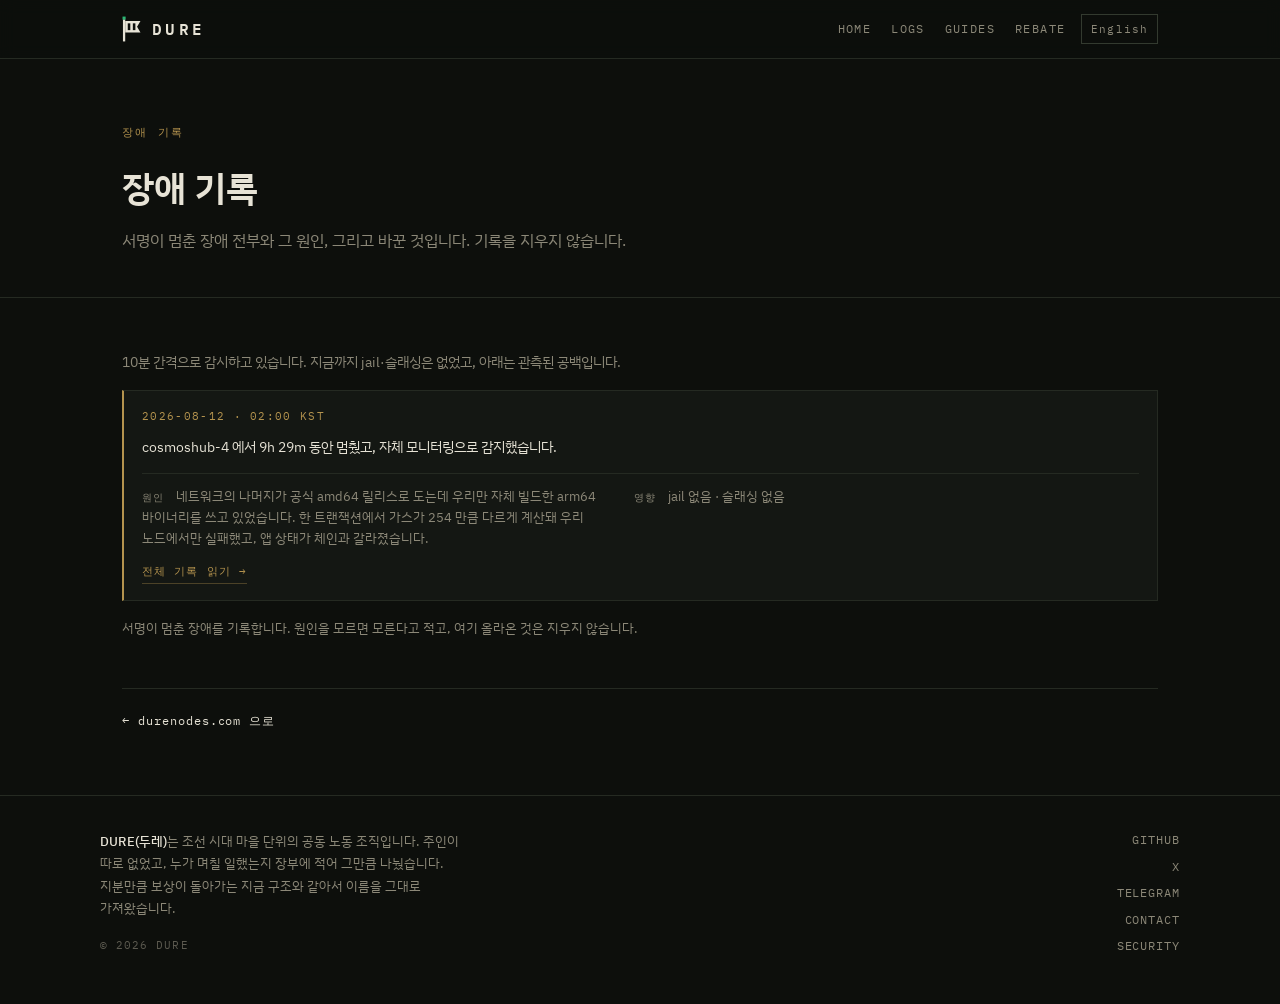
<file: ko/incidents/index.html>
<!DOCTYPE html>
<html lang="ko">
<head>
<meta charset="utf-8">
<meta name="viewport" content="width=device-width, initial-scale=1, viewport-fit=cover">
<title>장애 기록 | DURE</title>
<meta name="description" content="우리 밸리데이터에서 서명이 멈춘 장애 전부입니다. 원인과 시간, 바꾼 것을 함께 적습니다. 기록은 지우지 않습니다.">
<link rel="canonical" href="https://durenodes.com/ko/incidents/">
<link rel="alternate" hreflang="en" href="https://durenodes.com/incidents/">
<link rel="alternate" hreflang="ko" href="https://durenodes.com/ko/incidents/">
<link rel="alternate" hreflang="x-default" href="https://durenodes.com/incidents/">
<link rel="icon" type="image/png" href="/favicon.png">
<link rel="apple-touch-icon" href="/icon-256.png">
<meta name="theme-color" content="#0D0F0C">
<meta property="og:type" content="website">
<meta property="og:site_name" content="DURE">
<meta property="og:locale" content="ko_KR">
<meta property="og:url" content="https://durenodes.com/ko/incidents/">
<meta property="og:title" content="장애 기록 | DURE">
<meta property="og:description" content="우리 밸리데이터에서 서명이 멈춘 장애 전부입니다. 원인과 시간, 바꾼 것을 함께 적습니다. 기록은 지우지 않습니다.">
<meta property="og:image" content="https://durenodes.com/og.png">
<meta name="twitter:card" content="summary_large_image">
<meta name="twitter:site" content="@durenodes">
<link rel="preconnect" href="https://fonts.googleapis.com">
<link rel="preconnect" href="https://fonts.gstatic.com" crossorigin>
<link href="https://fonts.googleapis.com/css2?family=IBM+Plex+Mono:wght@400;500;600&family=IBM+Plex+Sans+KR:wght@300;400;500;600&display=swap" rel="stylesheet">
<style>
:root {
  --bg: #0D0F0C;
  --panel: #141713;
  --panel-2: #1A1E18;
  --line: #252A22;
  --line-2: #333A2F;
  --fg: #E7E3D6;
  --muted: #8C8878;
  --dim: #5C5A50;
  --green: #2BB673;
  --brass: #B4934E;
  --red: #C86A5A;
  --wrap: 1080px;
  --mono: 'IBM Plex Mono', ui-monospace, SFMono-Regular, Menlo, monospace;
  --sans: 'IBM Plex Sans KR', -apple-system, BlinkMacSystemFont, 'Apple SD Gothic Neo', sans-serif;
}

* { box-sizing: border-box; }
html { scroll-behavior: smooth; -webkit-text-size-adjust: 100%; }
body {
  margin: 0; background: var(--bg); color: var(--fg);
  font-family: var(--sans); font-size: 15px; line-height: 1.7;
  -webkit-font-smoothing: antialiased;
  overflow-x: hidden;
}
body, div, span, p, h1, h2, h3, li, td, th, a, b { word-break: keep-all; }
p, h1, h2, h3, li { text-wrap: pretty; }
a { color: inherit; text-decoration: none; }
:focus-visible { outline: 1px solid var(--green); outline-offset: 3px; }
img, svg { max-width: 100%; }

.wrap { max-width: var(--wrap); margin: 0 auto; padding: 0 22px; }
.mono { font-family: var(--mono); }


.hdr {
  position: sticky; top: 0; z-index: 30;
  background: rgba(13,15,12,.92); backdrop-filter: blur(8px);
  border-bottom: 1px solid var(--line);
}
.hdr-in { display: flex; align-items: center; gap: 16px; height: 58px; }
.brand { display: flex; align-items: center; gap: 11px; flex: none; }
.brand b { font-family: var(--mono); font-size: 15.5px; font-weight: 600; letter-spacing: .22em; }
.nav {
  margin-left: auto; display: flex; gap: 20px; align-items: center;
  font-family: var(--mono); font-size: 11.5px; letter-spacing: .12em; color: var(--muted);
}
.nav a:hover { color: var(--fg); }
.lang {
  font-family: var(--mono); font-size: 11px; letter-spacing: .1em;
  color: var(--muted); border: 1px solid var(--line-2); padding: 5px 9px; flex: none;
}
.lang:hover { color: var(--fg); border-color: var(--muted); }


.hero { border-bottom: 1px solid var(--line); padding: 64px 0 44px; }
.kicker { font-family: var(--mono); font-size: 11px; letter-spacing: .2em; color: var(--brass); margin-bottom: 20px; }
h1 { font-size: clamp(24px, 4.2vw, 36px); line-height: 1.42; font-weight: 600; margin: 0 0 14px; letter-spacing: -.01em; max-width: 26ch; }
.lede { color: var(--muted); margin: 0; max-width: 62ch; font-size: 15.5px; }
.lede b { color: var(--fg); font-weight: 500; }
.lede a { color: var(--brass); text-decoration: underline; text-underline-offset: 3px; }
.lede a:hover { color: var(--fg); }

.stats { display: grid; grid-template-columns: repeat(4, minmax(0,1fr)); gap: 1px; margin-top: 38px; background: var(--line); border: 1px solid var(--line); }
.stat { background: var(--panel); padding: 18px; }
.stat-n { font-family: var(--mono); font-size: clamp(20px, 3.4vw, 26px); font-weight: 600; letter-spacing: -.02em; line-height: 1.2; }
.stat-n small { font-size: .55em; color: var(--muted); font-weight: 400; }
.stat-l { font-family: var(--mono); font-size: 10.5px; letter-spacing: .12em; color: var(--muted); margin-top: 5px; }

.cta { display: flex; flex-wrap: wrap; gap: 10px; margin-top: 26px; }
.btn {
  font-family: var(--mono); font-size: 12px; letter-spacing: .12em;
  padding: 12px 20px; border: 1px solid var(--line-2);
  display: inline-flex; align-items: center; gap: 9px;
}
.btn:hover { border-color: var(--muted); }
.btn-solid { border-color: var(--fg); background: var(--fg); color: var(--bg); font-weight: 600; }
.btn-solid:hover { background: #fff; color: var(--bg); }
.dot { width: 7px; height: 7px; background: var(--green); display: block; flex: none; }


section { padding: 52px 0; }
.sec-head { display: flex; align-items: baseline; gap: 12px; margin-bottom: 22px; flex-wrap: wrap; }
h2 { font-family: var(--mono); font-size: 12px; letter-spacing: .18em; font-weight: 600; margin: 0; }
.sec-sub { font-size: 13px; color: var(--muted); }
.rule { height: 7px; border-top: 1px solid var(--line); background-image: repeating-linear-gradient(90deg, var(--line-2) 0 1px, transparent 1px 22px); background-size: 100% 4px; background-repeat: no-repeat; }


.grid-2 { display: grid; grid-template-columns: repeat(2, minmax(0,1fr)); gap: 1px; background: var(--line); border: 1px solid var(--line); }
.net { background: var(--panel); padding: 18px; display: flex; flex-direction: column; gap: 11px; min-height: 118px; border-left: 2px solid var(--line-2); }
.net.live { border-left-color: #5C8A4A; }
.net.test { border-left-color: var(--brass); }
.net.next { background: var(--panel-2); }
.net-top { display: flex; align-items: center; gap: 10px; flex-wrap: wrap; }
.tick { width: 26px; height: 26px; border: 1px solid var(--line-2); display: grid; place-items: center; font-family: var(--mono); font-size: 10px; color: var(--muted); flex: none; }
.net-name { font-family: var(--mono); font-size: 13.5px; letter-spacing: .04em; }
.tag { margin-left: auto; font-family: var(--mono); font-size: 9.5px; letter-spacing: .12em; padding: 3px 7px; border: 1px solid var(--line-2); color: var(--muted); display: flex; align-items: center; gap: 6px; }
.tag.on { border-color: rgba(43,182,115,.45); color: var(--green); }
.tag.warn { border-color: rgba(180,147,78,.45); color: var(--brass); }
.blink { width: 6px; height: 6px; background: var(--green); display: block; animation: dure-blink 2.6s steps(1,end) infinite; }
@keyframes dure-blink { 0%,60% { opacity: 1 } 61%,100% { opacity: .3 } }
.net-meta { font-family: var(--mono); font-size: 11.5px; color: var(--muted); display: flex; flex-wrap: wrap; gap: 4px 14px; margin-top: auto; }
.net-meta b { color: var(--fg); font-weight: 500; }


.grid-svc { display: grid; grid-template-columns: repeat(auto-fill, minmax(168px,1fr)); gap: 1px; background: var(--line); border: 1px solid var(--line); }
.svc { background: var(--panel-2); padding: 15px 16px; display: flex; flex-direction: column; gap: 5px; min-height: 106px; }
.svc-n { font-family: var(--mono); font-size: 12.5px; color: var(--muted); }
.svc-d { font-size: 12px; color: var(--muted); line-height: 1.55; }
.svc-s { font-family: var(--mono); font-size: 10px; letter-spacing: .12em; color: var(--brass); margin-top: auto; }


.tbl-wrap { border: 1px solid var(--line); overflow-x: auto; -webkit-overflow-scrolling: touch; }
table { width: 100%; border-collapse: collapse; font-family: var(--mono); font-size: 12.5px; font-variant-numeric: tabular-nums; min-width: 620px; }
thead tr { background: var(--panel); font-size: 10.5px; letter-spacing: .12em; color: var(--muted); }
th { text-align: left; padding: 11px 14px; font-weight: 400; border-bottom: 1px solid var(--line); white-space: nowrap; }
td { padding: 12px 14px; border-bottom: 1px solid var(--line); white-space: nowrap; }
tbody tr:last-child td { border-bottom: 0; }
.num { text-align: right; }
.ok { color: var(--green); }
.min-badge { color: var(--green); font-size: 10px; letter-spacing: .1em; margin-left: 6px; }

.note { border: 1px solid var(--line); border-top: 0; background: var(--panel); padding: 14px 16px; font-size: 13px; color: var(--muted); line-height: 1.75; }
.note b { color: var(--fg); font-weight: 500; }
.foot-meta { display: flex; flex-wrap: wrap; gap: 10px 26px; margin-top: 14px; font-family: var(--mono); font-size: 11px; letter-spacing: .1em; color: var(--muted); }


.empty { border: 1px solid var(--line); background: var(--panel); padding: 26px 20px; text-align: center; }
.empty-t { font-family: var(--mono); font-size: 12.5px; letter-spacing: .12em; color: var(--green); margin-bottom: 10px; }
.empty p { margin: 0 auto; font-size: 13.5px; color: var(--muted); line-height: 1.8; max-width: 60ch; }

.log-head { margin: 0 0 16px; font-size: 13.5px; color: var(--muted); line-height: 1.8; max-width: 66ch; }
.log-head a { color: var(--brass); text-decoration: underline; text-underline-offset: 3px; }
.inc { border: 1px solid var(--line); background: var(--panel); padding: 16px 18px; border-left: 2px solid var(--brass); }
.inc + .inc { margin-top: 1px; }
.inc-when { font-family: var(--mono); font-size: 11px; letter-spacing: .12em; color: var(--brass); }
.inc-body { margin: 9px 0 0; font-size: 14px; color: var(--fg); line-height: 1.75; }
.inc-meta { display: flex; flex-wrap: wrap; gap: 8px 28px; margin-top: 13px; padding-top: 12px;
  border-top: 1px solid var(--line); font-size: 12.5px; color: var(--muted); line-height: 1.7; }
.inc-meta span { max-width: 58ch; }
.inc-meta b { font-family: var(--mono); font-size: 10px; letter-spacing: .14em; color: var(--muted);
  font-weight: 500; margin-right: 8px; }


.val-card { border: 1px solid var(--line); background: var(--panel); padding: 14px 16px; margin-bottom: 16px; }

#delegate .cta { margin-bottom: 30px; }
#delegate .cta:last-child { margin-bottom: 0; }
.val-label { display: block; font-family: var(--mono); font-size: 10px; letter-spacing: .16em; color: var(--brass); font-weight: 500; margin-bottom: 7px; }
.val-addr { font-family: var(--mono); font-size: 12.5px; word-break: break-all; color: var(--fg); }
.val-meta { display: flex; flex-wrap: wrap; gap: 8px 22px; margin-top: 13px; padding-top: 12px; border-top: 1px solid var(--line); font-family: var(--mono); font-size: 11px; letter-spacing: .1em; color: var(--muted); }
.val-meta b { color: var(--green); font-weight: 500; }


footer { border-top: 1px solid var(--line); }
.foot { padding: 34px 0 48px; display: flex; flex-wrap: wrap; gap: 24px; align-items: flex-start; }
.foot-story { max-width: 48ch; font-size: 12.5px; color: var(--muted); line-height: 1.8; }
.foot-story b { color: var(--fg); font-weight: 500; }
.copy { font-family: var(--mono); font-size: 10.5px; letter-spacing: .1em; color: var(--dim); margin-top: 16px; }
.foot-links { margin-left: auto; display: flex; flex-direction: column; gap: 7px; font-family: var(--mono); font-size: 11.5px; letter-spacing: .08em; color: var(--muted); text-align: right; }
.foot-links a:hover { color: var(--fg); }


@media (max-width: 760px) {
  .wrap { padding: 0 16px; }
  .hdr-in { height: 52px; gap: 10px; }
  .nav { gap: 13px; font-size: 10.5px; overflow-x: auto; scrollbar-width: none; -ms-overflow-style: none; }
  .nav::-webkit-scrollbar { display: none; }
  .hero { padding: 44px 0 34px; }
  .stats { grid-template-columns: repeat(2, minmax(0,1fr)); }
  .grid-2 { grid-template-columns: 1fr; }
  .grid-svc { grid-template-columns: repeat(auto-fill, minmax(150px,1fr)); }
  section { padding: 40px 0; }
  .foot { flex-direction: column; gap: 20px; }
  .foot-links { margin-left: 0; text-align: left; flex-direction: row; flex-wrap: wrap; gap: 8px 18px; }
  .btn { flex: 1 1 auto; justify-content: center; }
}


@media (max-width: 460px) {
  .grid-svc { grid-template-columns: 1fr 1fr; }
  .val-meta { gap: 6px 16px; font-size: 10.5px; }
  .foot-meta { font-size: 10.5px; }
}

@media (prefers-reduced-motion: reduce) {
  * { animation: none !important; transition: none !important; }
  html { scroll-behavior: auto; }
}

.log-note { margin: 16px 0 0; font-size: 12.5px; color: var(--muted); line-height: 1.8; max-width: 66ch; }

.inc-more { display: inline-block; margin-top: 13px; font-family: var(--mono); font-size: 11px;
  letter-spacing: .1em; color: var(--brass); border-bottom: 1px solid rgba(180,147,78,.35); padding-bottom: 2px; }
.inc-more:hover { color: var(--fg); border-bottom-color: var(--fg); }


.pm-meta { display: grid; grid-template-columns: repeat(auto-fit, minmax(140px,1fr)); gap: 1px; margin-top: 34px; background: var(--line); border: 1px solid var(--line); }
.pm-m { background: var(--panel); padding: 15px 16px; display: flex; flex-direction: column; gap: 5px; }
.pm-m b { font-family: var(--mono); font-size: 10px; letter-spacing: .14em; color: var(--muted); font-weight: 400; }
.pm-m span { font-family: var(--mono); font-size: 13px; }
.post { max-width: 68ch; }
.post h2 { font-family: var(--sans); font-size: 19px; font-weight: 600; letter-spacing: 0; margin: 44px 0 14px; text-transform: none; }
.post h2:first-child { margin-top: 0; }
.post p { margin: 0 0 15px; font-size: 15px; line-height: 1.85; color: #C9C4B4; }
.post p b { color: var(--fg); font-weight: 600; }
.post code { font-family: var(--mono); font-size: .88em; color: var(--brass); background: var(--panel-2); padding: 1px 5px; }
.post pre { font-family: var(--mono); font-size: 12px; line-height: 1.7; color: var(--muted);
  background: var(--panel); border: 1px solid var(--line); border-left: 2px solid var(--line-2);
  padding: 14px 16px; margin: 0 0 18px; overflow-x: auto; -webkit-overflow-scrolling: touch; }
.post a { color: var(--brass); text-decoration: underline; text-underline-offset: 3px; }
.post a:hover { color: var(--fg); }
.pm-back { margin-top: 48px; padding-top: 22px; border-top: 1px solid var(--line); font-family: var(--mono); font-size: 12px; letter-spacing: .08em; }


.gd { display: block; border: 1px solid var(--line); background: var(--panel);
  padding: 16px 18px; border-left: 2px solid var(--brass); text-decoration: none; }
.gd + .gd { margin-top: 1px; }
.gd:hover { border-left-color: var(--fg); }
.gd-when { font-family: var(--mono); font-size: 11px; letter-spacing: .12em; color: var(--brass); }
.gd-t { margin-top: 9px; font-size: 15px; color: var(--fg); line-height: 1.6; font-weight: 500; }
.gd-d { margin: 8px 0 0; font-size: 13px; color: var(--muted); line-height: 1.75; max-width: 72ch; }


.doors { display: grid; grid-template-columns: 1fr 1fr; gap: 1px; }
@media (max-width: 720px) { .doors { grid-template-columns: 1fr; } }
.door { display: block; border: 1px solid var(--line); background: var(--panel);
  padding: 22px 22px 20px; text-decoration: none; }
.door:hover { border-color: var(--brass); }
.door-k { font-family: var(--mono); font-size: 11px; letter-spacing: .14em; color: var(--brass); }
.door-t { margin-top: 12px; font-size: 17px; color: var(--fg); line-height: 1.5; font-weight: 500; }
.door-d { margin: 9px 0 0; font-size: 13px; color: var(--muted); line-height: 1.8; }
.door-go { display: inline-block; margin-top: 16px; font-family: var(--mono); font-size: 11px;
  letter-spacing: .1em; color: var(--muted); border-bottom: 1px solid var(--line); padding-bottom: 2px; }
.door:hover .door-go { color: var(--fg); border-bottom-color: var(--fg); }
.nav-here { color: var(--fg); }


@media (max-width: 560px) {
  
  .hdr-in { flex-wrap: wrap; height: auto; padding-top: 9px; padding-bottom: 9px; row-gap: 9px; }
  .brand { order: 1; }
  .lang { order: 2; margin-left: auto; }
  .nav { order: 3; flex-basis: 100%; margin-left: 0; overflow: visible;
    justify-content: flex-end; }
}


.rb-chain { font-family: var(--mono); font-size: 11px; letter-spacing: .1em;
  color: var(--muted); margin: 26px 0 8px; text-transform: uppercase; }
.rb-chain b { color: var(--fg); }


.calc { border: 1px solid var(--line); background: var(--panel); margin: 26px 0 0; }
.calc-row { display: grid; grid-template-columns: 1fr 1fr; gap: 1px;
  background: var(--line); border-bottom: 1px solid var(--line); }
.calc-row select, .calc-row input {
  font-family: var(--mono); font-size: 13px; color: var(--fg); background: var(--panel-2);
  border: 0; padding: 13px 14px; min-width: 0; -webkit-appearance: none; appearance: none;
  border-radius: 0; }
.calc-row input { text-align: right; font-variant-numeric: tabular-nums; }
.calc-row select:focus, .calc-row input:focus { outline: 1px solid var(--brass); outline-offset: -1px; }
.calc-out { display: grid; grid-template-columns: repeat(3, minmax(0,1fr)); gap: 1px; background: var(--line); }
.calc-cell { background: var(--panel); padding: 15px 14px; }
.calc-cell b { display: block; font-family: var(--mono); font-size: 14px; font-weight: 600;
  font-variant-numeric: tabular-nums; word-break: break-all; }
.calc-cell span { display: block; font-family: var(--mono); font-size: 10px; letter-spacing: .12em;
  color: var(--muted); margin-top: 5px; }
.calc-note { font-size: 12.5px; line-height: 1.7; color: var(--muted); margin: 0;
  padding: 13px 14px; border-top: 1px solid var(--line); }
@media (max-width: 460px) {
  .calc-out { grid-template-columns: 1fr; }
  
  .calc-row { grid-template-columns: 1fr; }
}
@media (max-width: 400px) {
  
  .nav { gap: 10px; font-size: 10px; }
}
</style>
</head>
<body>

<header class="hdr">
  <div class="wrap hdr-in">
    <a class="brand" href="/ko/" aria-label="DURE">
      <svg width="19" height="26" viewBox="52 32 133 184" aria-hidden="true" style="display:block">
          <rect x="55" y="36" width="22" height="22" fill="#2BB673"></rect>
          <rect x="58" y="58" width="16" height="154" fill="#E7E3D6"></rect>
          <path d="M74,68 L182,68 L158,108 L182,148 L74,148 Z" fill="#E7E3D6"></path>
          <g fill="#0D0F0C"><rect x="92" y="84" width="18" height="48"></rect><rect x="128" y="84" width="18" height="48"></rect></g>
        </svg>
      <b>DURE</b>
    </a>
    <nav class="nav" aria-label="Sections">
      <a href="/ko/">HOME</a>
      <a href="/ko/incidents/">LOGS</a>
      <a href="/ko/guides/">GUIDES</a>
      <a href="/ko/rebate/">REBATE</a>
    </nav>
    <a class="lang" href="/incidents/" hreflang="en" rel="alternate">English</a>
  </div>
</header>

<main id="top">
  <div class="hero">
    <div class="wrap">
      <div class="kicker">장애 기록</div>
      <h1>장애 기록</h1>
      <p class="lede">서명이 멈춘 장애 전부와 그 원인, 그리고 바꾼 것입니다. 기록을 지우지 않습니다.</p>
    </div>
  </div>

  <section>
    <div class="wrap">
      <p class="log-head">10분 간격으로 감시하고 있습니다. 지금까지 jail·슬래싱은 없었고, 아래는 관측된 공백입니다.</p>
      <div class="inc">
        <div class="inc-when">2026-08-12 · 02:00 KST</div>
        <p class="inc-body">cosmoshub-4 에서 9h 29m 동안 멈췄고, 자체 모니터링으로 감지했습니다.</p>
        <div class="inc-meta"><span><b>원인</b> 네트워크의 나머지가 공식 amd64 릴리스로 도는데 우리만 자체 빌드한 arm64 바이너리를 쓰고 있었습니다. 한 트랜잭션에서 가스가 254 만큼 다르게 계산돼 우리 노드에서만 실패했고, 앱 상태가 체인과 갈라졌습니다.</span><span><b>영향</b> jail 없음 · 슬래싱 없음</span></div>
        <a class="inc-more" href="/ko/incidents/2026-08-12-cosmos-hub/">전체 기록 읽기 →</a>
      </div>
      <p class="log-note">서명이 멈춘 장애를 기록합니다. 원인을 모르면 모른다고 적고, 여기 올라온 것은 지우지 않습니다.</p>

      <p class="pm-back"><a href="/ko/">← durenodes.com 으로</a></p>
    </div>
  </section>
</main>

<footer>
  <div class="wrap foot">
    <div class="foot-story">
      <b>DURE(두레)</b>는 조선 시대 마을 단위의 공동 노동 조직입니다. 주인이 따로 없었고, 누가 며칠 일했는지 장부에 적어 그만큼 나눴습니다. 지분만큼 보상이 돌아가는 지금 구조와 같아서 이름을 그대로 가져왔습니다.
      <div class="copy">© 2026 DURE</div>
    </div>
    <div class="foot-links">
        <a href="https://github.com/durenodes" rel="me noopener" target="_blank">GITHUB</a>
        <a href="https://x.com/durenodes" rel="me noopener" target="_blank">X</a>
        <a href="https://t.me/durenodes" rel="me noopener" target="_blank">TELEGRAM</a>
        <a href="mailto:contact@durenodes.com">CONTACT</a>
        <a href="mailto:security@durenodes.com">SECURITY</a>
    </div>
  </div>
</footer>

</body>
</html>
</file>
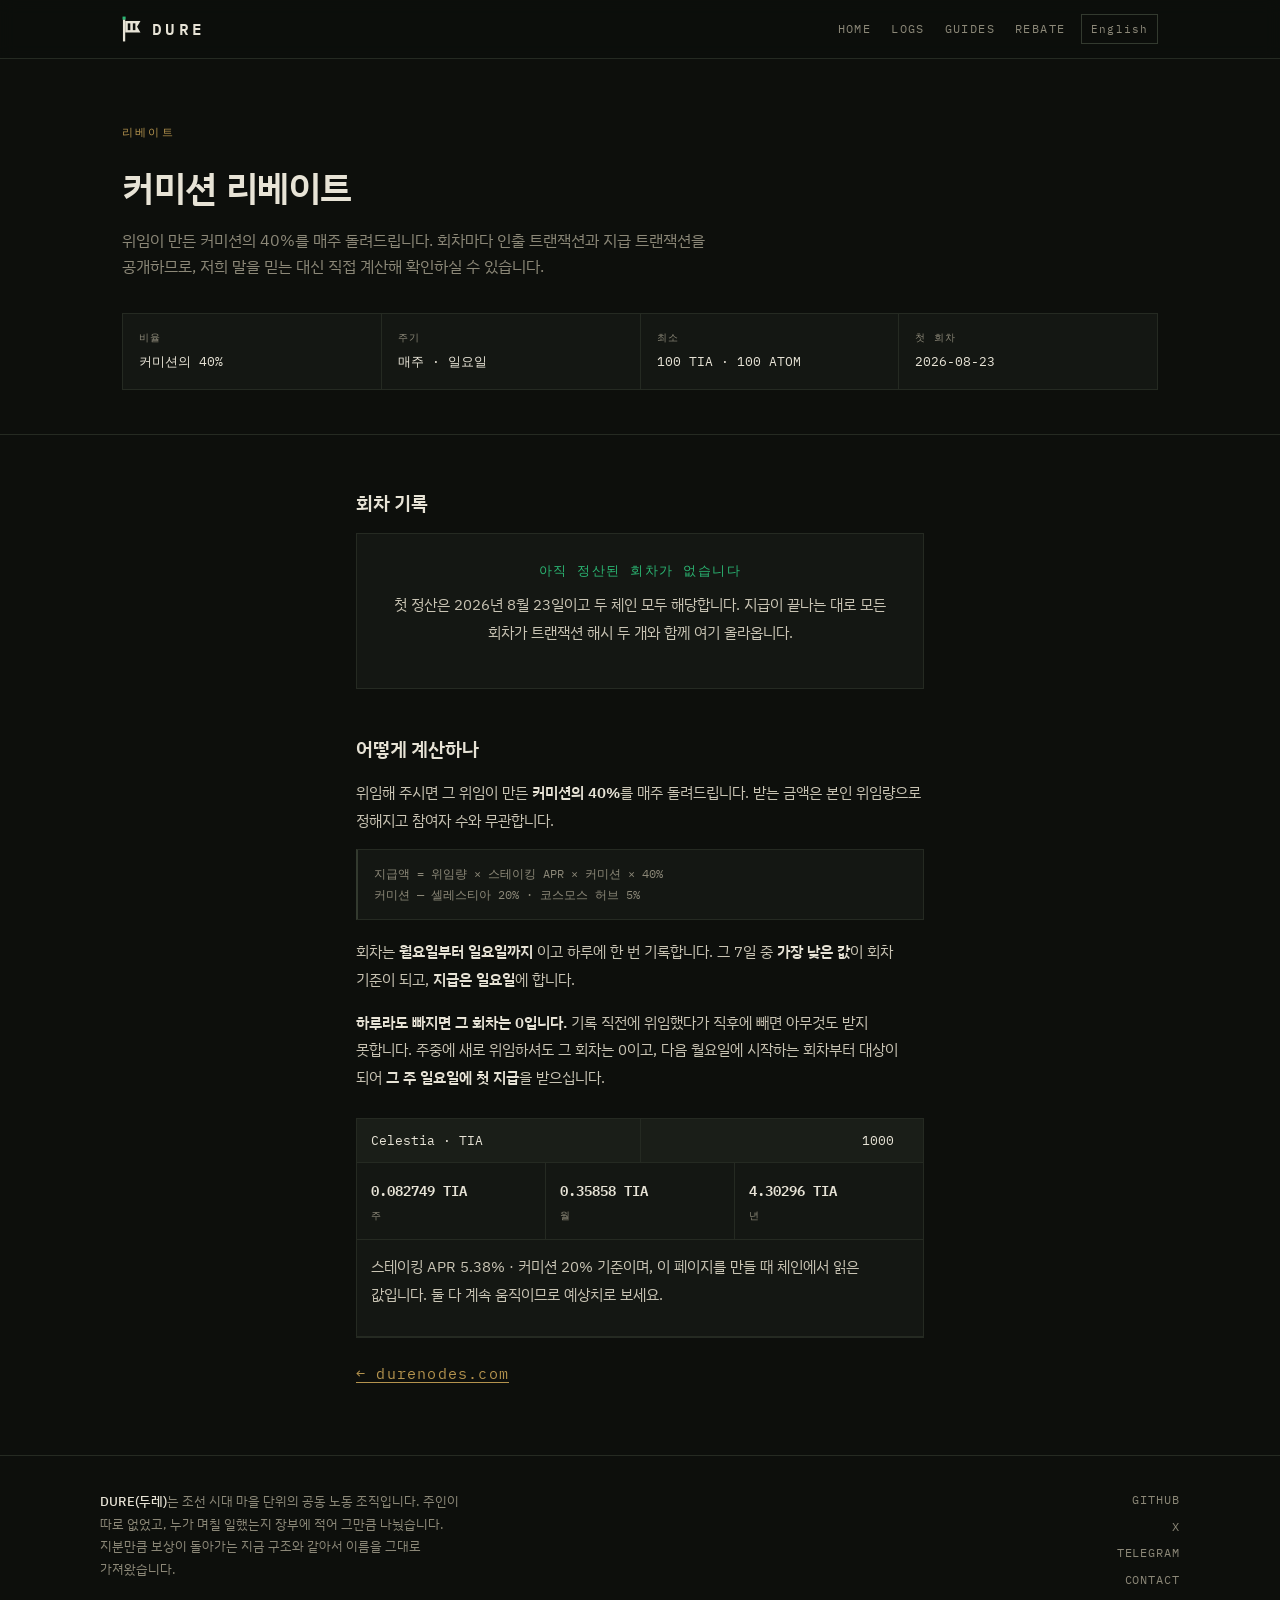
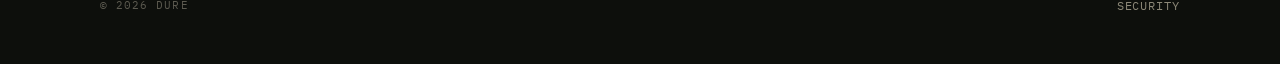
<file: ko/rebate/index.html>
<!DOCTYPE html>
<html lang="ko">
<head>
<meta charset="utf-8">
<meta name="viewport" content="width=device-width, initial-scale=1, viewport-fit=cover">
<title>커미션 리베이트 | DURE</title>
<meta name="description" content="셀레스티아 메인넷에 위임하시면 그 위임이 만든 커미션의 40%를 매주 돌려드립니다. 회차마다 인출과 지급 트랜잭션을 함께 공개합니다.">
<link rel="canonical" href="https://durenodes.com/ko/rebate/">
<link rel="alternate" hreflang="en" href="https://durenodes.com/rebate/">
<link rel="alternate" hreflang="ko" href="https://durenodes.com/ko/rebate/">
<link rel="alternate" hreflang="x-default" href="https://durenodes.com/rebate/">
<link rel="icon" type="image/png" href="/favicon.png">
<link rel="apple-touch-icon" href="/icon-256.png">
<meta name="theme-color" content="#0D0F0C">
<meta property="og:type" content="article">
<meta property="og:site_name" content="DURE">
<meta property="og:locale" content="ko_KR">
<meta property="og:url" content="https://durenodes.com/ko/rebate/">
<meta property="og:title" content="커미션 리베이트 | DURE">
<meta property="og:description" content="셀레스티아 메인넷에 위임하시면 그 위임이 만든 커미션의 40%를 매주 돌려드립니다. 회차마다 인출과 지급 트랜잭션을 함께 공개합니다.">
<meta property="og:image" content="https://durenodes.com/og.png">
<meta name="twitter:card" content="summary_large_image">
<meta name="twitter:site" content="@durenodes">
<link rel="preconnect" href="https://fonts.googleapis.com">
<link rel="preconnect" href="https://fonts.gstatic.com" crossorigin>
<link href="https://fonts.googleapis.com/css2?family=IBM+Plex+Mono:wght@400;500;600&family=IBM+Plex+Sans+KR:wght@300;400;500;600&display=swap" rel="stylesheet">
<style>
:root {
  --bg: #0D0F0C;
  --panel: #141713;
  --panel-2: #1A1E18;
  --line: #252A22;
  --line-2: #333A2F;
  --fg: #E7E3D6;
  --muted: #8C8878;
  --dim: #5C5A50;
  --green: #2BB673;
  --brass: #B4934E;
  --red: #C86A5A;
  --wrap: 1080px;
  --mono: 'IBM Plex Mono', ui-monospace, SFMono-Regular, Menlo, monospace;
  --sans: 'IBM Plex Sans KR', -apple-system, BlinkMacSystemFont, 'Apple SD Gothic Neo', sans-serif;
}

* { box-sizing: border-box; }
html { scroll-behavior: smooth; -webkit-text-size-adjust: 100%; }
body {
  margin: 0; background: var(--bg); color: var(--fg);
  font-family: var(--sans); font-size: 15px; line-height: 1.7;
  -webkit-font-smoothing: antialiased;
  overflow-x: hidden;
}
body, div, span, p, h1, h2, h3, li, td, th, a, b { word-break: keep-all; }
p, h1, h2, h3, li { text-wrap: pretty; }
a { color: inherit; text-decoration: none; }
:focus-visible { outline: 1px solid var(--green); outline-offset: 3px; }
img, svg { max-width: 100%; }

.wrap { max-width: var(--wrap); margin: 0 auto; padding: 0 22px; }
.mono { font-family: var(--mono); }


.hdr {
  position: sticky; top: 0; z-index: 30;
  background: rgba(13,15,12,.92); backdrop-filter: blur(8px);
  border-bottom: 1px solid var(--line);
}
.hdr-in { display: flex; align-items: center; gap: 16px; height: 58px; }
.brand { display: flex; align-items: center; gap: 11px; flex: none; }
.brand b { font-family: var(--mono); font-size: 15.5px; font-weight: 600; letter-spacing: .22em; }
.nav {
  margin-left: auto; display: flex; gap: 20px; align-items: center;
  font-family: var(--mono); font-size: 11.5px; letter-spacing: .12em; color: var(--muted);
}
.nav a:hover { color: var(--fg); }
.lang {
  font-family: var(--mono); font-size: 11px; letter-spacing: .1em;
  color: var(--muted); border: 1px solid var(--line-2); padding: 5px 9px; flex: none;
}
.lang:hover { color: var(--fg); border-color: var(--muted); }


.hero { border-bottom: 1px solid var(--line); padding: 64px 0 44px; }
.kicker { font-family: var(--mono); font-size: 11px; letter-spacing: .2em; color: var(--brass); margin-bottom: 20px; }
h1 { font-size: clamp(24px, 4.2vw, 36px); line-height: 1.42; font-weight: 600; margin: 0 0 14px; letter-spacing: -.01em; max-width: 26ch; }
.lede { color: var(--muted); margin: 0; max-width: 62ch; font-size: 15.5px; }
.lede b { color: var(--fg); font-weight: 500; }
.lede a { color: var(--brass); text-decoration: underline; text-underline-offset: 3px; }
.lede a:hover { color: var(--fg); }

.stats { display: grid; grid-template-columns: repeat(4, minmax(0,1fr)); gap: 1px; margin-top: 38px; background: var(--line); border: 1px solid var(--line); }
.stat { background: var(--panel); padding: 18px; }
.stat-n { font-family: var(--mono); font-size: clamp(20px, 3.4vw, 26px); font-weight: 600; letter-spacing: -.02em; line-height: 1.2; }
.stat-n small { font-size: .55em; color: var(--muted); font-weight: 400; }
.stat-l { font-family: var(--mono); font-size: 10.5px; letter-spacing: .12em; color: var(--muted); margin-top: 5px; }

.cta { display: flex; flex-wrap: wrap; gap: 10px; margin-top: 26px; }
.btn {
  font-family: var(--mono); font-size: 12px; letter-spacing: .12em;
  padding: 12px 20px; border: 1px solid var(--line-2);
  display: inline-flex; align-items: center; gap: 9px;
}
.btn:hover { border-color: var(--muted); }
.btn-solid { border-color: var(--fg); background: var(--fg); color: var(--bg); font-weight: 600; }
.btn-solid:hover { background: #fff; color: var(--bg); }
.dot { width: 7px; height: 7px; background: var(--green); display: block; flex: none; }


section { padding: 52px 0; }
.sec-head { display: flex; align-items: baseline; gap: 12px; margin-bottom: 22px; flex-wrap: wrap; }
h2 { font-family: var(--mono); font-size: 12px; letter-spacing: .18em; font-weight: 600; margin: 0; }
.sec-sub { font-size: 13px; color: var(--muted); }
.rule { height: 7px; border-top: 1px solid var(--line); background-image: repeating-linear-gradient(90deg, var(--line-2) 0 1px, transparent 1px 22px); background-size: 100% 4px; background-repeat: no-repeat; }


.grid-2 { display: grid; grid-template-columns: repeat(2, minmax(0,1fr)); gap: 1px; background: var(--line); border: 1px solid var(--line); }
.net { background: var(--panel); padding: 18px; display: flex; flex-direction: column; gap: 11px; min-height: 118px; border-left: 2px solid var(--line-2); }
.net.live { border-left-color: #5C8A4A; }
.net.test { border-left-color: var(--brass); }
.net.next { background: var(--panel-2); }
.net-top { display: flex; align-items: center; gap: 10px; flex-wrap: wrap; }
.tick { width: 26px; height: 26px; border: 1px solid var(--line-2); display: grid; place-items: center; font-family: var(--mono); font-size: 10px; color: var(--muted); flex: none; }
.net-name { font-family: var(--mono); font-size: 13.5px; letter-spacing: .04em; }
.tag { margin-left: auto; font-family: var(--mono); font-size: 9.5px; letter-spacing: .12em; padding: 3px 7px; border: 1px solid var(--line-2); color: var(--muted); display: flex; align-items: center; gap: 6px; }
.tag.on { border-color: rgba(43,182,115,.45); color: var(--green); }
.tag.warn { border-color: rgba(180,147,78,.45); color: var(--brass); }
.blink { width: 6px; height: 6px; background: var(--green); display: block; animation: dure-blink 2.6s steps(1,end) infinite; }
@keyframes dure-blink { 0%,60% { opacity: 1 } 61%,100% { opacity: .3 } }
.net-meta { font-family: var(--mono); font-size: 11.5px; color: var(--muted); display: flex; flex-wrap: wrap; gap: 4px 14px; margin-top: auto; }
.net-meta b { color: var(--fg); font-weight: 500; }


.grid-svc { display: grid; grid-template-columns: repeat(auto-fill, minmax(168px,1fr)); gap: 1px; background: var(--line); border: 1px solid var(--line); }
.svc { background: var(--panel-2); padding: 15px 16px; display: flex; flex-direction: column; gap: 5px; min-height: 106px; }
.svc-n { font-family: var(--mono); font-size: 12.5px; color: var(--muted); }
.svc-d { font-size: 12px; color: var(--muted); line-height: 1.55; }
.svc-s { font-family: var(--mono); font-size: 10px; letter-spacing: .12em; color: var(--brass); margin-top: auto; }


.tbl-wrap { border: 1px solid var(--line); overflow-x: auto; -webkit-overflow-scrolling: touch; }
table { width: 100%; border-collapse: collapse; font-family: var(--mono); font-size: 12.5px; font-variant-numeric: tabular-nums; min-width: 620px; }
thead tr { background: var(--panel); font-size: 10.5px; letter-spacing: .12em; color: var(--muted); }
th { text-align: left; padding: 11px 14px; font-weight: 400; border-bottom: 1px solid var(--line); white-space: nowrap; }
td { padding: 12px 14px; border-bottom: 1px solid var(--line); white-space: nowrap; }
tbody tr:last-child td { border-bottom: 0; }
.num { text-align: right; }
.ok { color: var(--green); }
.min-badge { color: var(--green); font-size: 10px; letter-spacing: .1em; margin-left: 6px; }

.note { border: 1px solid var(--line); border-top: 0; background: var(--panel); padding: 14px 16px; font-size: 13px; color: var(--muted); line-height: 1.75; }
.note b { color: var(--fg); font-weight: 500; }
.foot-meta { display: flex; flex-wrap: wrap; gap: 10px 26px; margin-top: 14px; font-family: var(--mono); font-size: 11px; letter-spacing: .1em; color: var(--muted); }


.empty { border: 1px solid var(--line); background: var(--panel); padding: 26px 20px; text-align: center; }
.empty-t { font-family: var(--mono); font-size: 12.5px; letter-spacing: .12em; color: var(--green); margin-bottom: 10px; }
.empty p { margin: 0 auto; font-size: 13.5px; color: var(--muted); line-height: 1.8; max-width: 60ch; }

.log-head { margin: 0 0 16px; font-size: 13.5px; color: var(--muted); line-height: 1.8; max-width: 66ch; }
.log-head a { color: var(--brass); text-decoration: underline; text-underline-offset: 3px; }
.inc { border: 1px solid var(--line); background: var(--panel); padding: 16px 18px; border-left: 2px solid var(--brass); }
.inc + .inc { margin-top: 1px; }
.inc-when { font-family: var(--mono); font-size: 11px; letter-spacing: .12em; color: var(--brass); }
.inc-body { margin: 9px 0 0; font-size: 14px; color: var(--fg); line-height: 1.75; }
.inc-meta { display: flex; flex-wrap: wrap; gap: 8px 28px; margin-top: 13px; padding-top: 12px;
  border-top: 1px solid var(--line); font-size: 12.5px; color: var(--muted); line-height: 1.7; }
.inc-meta span { max-width: 58ch; }
.inc-meta b { font-family: var(--mono); font-size: 10px; letter-spacing: .14em; color: var(--muted);
  font-weight: 500; margin-right: 8px; }


.val-card { border: 1px solid var(--line); background: var(--panel); padding: 14px 16px; margin-bottom: 16px; }

#delegate .cta { margin-bottom: 30px; }
#delegate .cta:last-child { margin-bottom: 0; }
.val-label { display: block; font-family: var(--mono); font-size: 10px; letter-spacing: .16em; color: var(--brass); font-weight: 500; margin-bottom: 7px; }
.val-addr { font-family: var(--mono); font-size: 12.5px; word-break: break-all; color: var(--fg); }
.val-meta { display: flex; flex-wrap: wrap; gap: 8px 22px; margin-top: 13px; padding-top: 12px; border-top: 1px solid var(--line); font-family: var(--mono); font-size: 11px; letter-spacing: .1em; color: var(--muted); }
.val-meta b { color: var(--green); font-weight: 500; }


footer { border-top: 1px solid var(--line); }
.foot { padding: 34px 0 48px; display: flex; flex-wrap: wrap; gap: 24px; align-items: flex-start; }
.foot-story { max-width: 48ch; font-size: 12.5px; color: var(--muted); line-height: 1.8; }
.foot-story b { color: var(--fg); font-weight: 500; }
.copy { font-family: var(--mono); font-size: 10.5px; letter-spacing: .1em; color: var(--dim); margin-top: 16px; }
.foot-links { margin-left: auto; display: flex; flex-direction: column; gap: 7px; font-family: var(--mono); font-size: 11.5px; letter-spacing: .08em; color: var(--muted); text-align: right; }
.foot-links a:hover { color: var(--fg); }


@media (max-width: 760px) {
  .wrap { padding: 0 16px; }
  .hdr-in { height: 52px; gap: 10px; }
  .nav { gap: 13px; font-size: 10.5px; overflow-x: auto; scrollbar-width: none; -ms-overflow-style: none; }
  .nav::-webkit-scrollbar { display: none; }
  .hero { padding: 44px 0 34px; }
  .stats { grid-template-columns: repeat(2, minmax(0,1fr)); }
  .grid-2 { grid-template-columns: 1fr; }
  .grid-svc { grid-template-columns: repeat(auto-fill, minmax(150px,1fr)); }
  section { padding: 40px 0; }
  .foot { flex-direction: column; gap: 20px; }
  .foot-links { margin-left: 0; text-align: left; flex-direction: row; flex-wrap: wrap; gap: 8px 18px; }
  .btn { flex: 1 1 auto; justify-content: center; }
}


@media (max-width: 460px) {
  .grid-svc { grid-template-columns: 1fr 1fr; }
  .val-meta { gap: 6px 16px; font-size: 10.5px; }
  .foot-meta { font-size: 10.5px; }
}

@media (prefers-reduced-motion: reduce) {
  * { animation: none !important; transition: none !important; }
  html { scroll-behavior: auto; }
}

.log-note { margin: 16px 0 0; font-size: 12.5px; color: var(--muted); line-height: 1.8; max-width: 66ch; }

.inc-more { display: inline-block; margin-top: 13px; font-family: var(--mono); font-size: 11px;
  letter-spacing: .1em; color: var(--brass); border-bottom: 1px solid rgba(180,147,78,.35); padding-bottom: 2px; }
.inc-more:hover { color: var(--fg); border-bottom-color: var(--fg); }


.pm-meta { display: grid; grid-template-columns: repeat(auto-fit, minmax(140px,1fr)); gap: 1px; margin-top: 34px; background: var(--line); border: 1px solid var(--line); }
.pm-m { background: var(--panel); padding: 15px 16px; display: flex; flex-direction: column; gap: 5px; }
.pm-m b { font-family: var(--mono); font-size: 10px; letter-spacing: .14em; color: var(--muted); font-weight: 400; }
.pm-m span { font-family: var(--mono); font-size: 13px; }
.post { max-width: 68ch; }
.post h2 { font-family: var(--sans); font-size: 19px; font-weight: 600; letter-spacing: 0; margin: 44px 0 14px; text-transform: none; }
.post h2:first-child { margin-top: 0; }
.post p { margin: 0 0 15px; font-size: 15px; line-height: 1.85; color: #C9C4B4; }
.post p b { color: var(--fg); font-weight: 600; }
.post code { font-family: var(--mono); font-size: .88em; color: var(--brass); background: var(--panel-2); padding: 1px 5px; }
.post pre { font-family: var(--mono); font-size: 12px; line-height: 1.7; color: var(--muted);
  background: var(--panel); border: 1px solid var(--line); border-left: 2px solid var(--line-2);
  padding: 14px 16px; margin: 0 0 18px; overflow-x: auto; -webkit-overflow-scrolling: touch; }
.post a { color: var(--brass); text-decoration: underline; text-underline-offset: 3px; }
.post a:hover { color: var(--fg); }
.pm-back { margin-top: 48px; padding-top: 22px; border-top: 1px solid var(--line); font-family: var(--mono); font-size: 12px; letter-spacing: .08em; }


.gd { display: block; border: 1px solid var(--line); background: var(--panel);
  padding: 16px 18px; border-left: 2px solid var(--brass); text-decoration: none; }
.gd + .gd { margin-top: 1px; }
.gd:hover { border-left-color: var(--fg); }
.gd-when { font-family: var(--mono); font-size: 11px; letter-spacing: .12em; color: var(--brass); }
.gd-t { margin-top: 9px; font-size: 15px; color: var(--fg); line-height: 1.6; font-weight: 500; }
.gd-d { margin: 8px 0 0; font-size: 13px; color: var(--muted); line-height: 1.75; max-width: 72ch; }


.doors { display: grid; grid-template-columns: 1fr 1fr; gap: 1px; }
@media (max-width: 720px) { .doors { grid-template-columns: 1fr; } }
.door { display: block; border: 1px solid var(--line); background: var(--panel);
  padding: 22px 22px 20px; text-decoration: none; }
.door:hover { border-color: var(--brass); }
.door-k { font-family: var(--mono); font-size: 11px; letter-spacing: .14em; color: var(--brass); }
.door-t { margin-top: 12px; font-size: 17px; color: var(--fg); line-height: 1.5; font-weight: 500; }
.door-d { margin: 9px 0 0; font-size: 13px; color: var(--muted); line-height: 1.8; }
.door-go { display: inline-block; margin-top: 16px; font-family: var(--mono); font-size: 11px;
  letter-spacing: .1em; color: var(--muted); border-bottom: 1px solid var(--line); padding-bottom: 2px; }
.door:hover .door-go { color: var(--fg); border-bottom-color: var(--fg); }
.nav-here { color: var(--fg); }


@media (max-width: 560px) {
  
  .hdr-in { flex-wrap: wrap; height: auto; padding-top: 9px; padding-bottom: 9px; row-gap: 9px; }
  .brand { order: 1; }
  .lang { order: 2; margin-left: auto; }
  .nav { order: 3; flex-basis: 100%; margin-left: 0; overflow: visible;
    justify-content: flex-end; }
}


.rb-chain { font-family: var(--mono); font-size: 11px; letter-spacing: .1em;
  color: var(--muted); margin: 26px 0 8px; text-transform: uppercase; }
.rb-chain b { color: var(--fg); }


.calc { border: 1px solid var(--line); background: var(--panel); margin: 26px 0 0; }
.calc-row { display: grid; grid-template-columns: 1fr 1fr; gap: 1px;
  background: var(--line); border-bottom: 1px solid var(--line); }
.calc-row select, .calc-row input {
  font-family: var(--mono); font-size: 13px; color: var(--fg); background: var(--panel-2);
  border: 0; padding: 13px 14px; min-width: 0; -webkit-appearance: none; appearance: none;
  border-radius: 0; }
.calc-row input { text-align: right; font-variant-numeric: tabular-nums; }
.calc-row select:focus, .calc-row input:focus { outline: 1px solid var(--brass); outline-offset: -1px; }
.calc-out { display: grid; grid-template-columns: repeat(3, minmax(0,1fr)); gap: 1px; background: var(--line); }
.calc-cell { background: var(--panel); padding: 15px 14px; }
.calc-cell b { display: block; font-family: var(--mono); font-size: 14px; font-weight: 600;
  font-variant-numeric: tabular-nums; word-break: break-all; }
.calc-cell span { display: block; font-family: var(--mono); font-size: 10px; letter-spacing: .12em;
  color: var(--muted); margin-top: 5px; }
.calc-note { font-size: 12.5px; line-height: 1.7; color: var(--muted); margin: 0;
  padding: 13px 14px; border-top: 1px solid var(--line); }
@media (max-width: 460px) {
  .calc-out { grid-template-columns: 1fr; }
  
  .calc-row { grid-template-columns: 1fr; }
}
@media (max-width: 400px) {
  
  .nav { gap: 10px; font-size: 10px; }
}
</style>
</head>
<body>

<header class="hdr">
  <div class="wrap hdr-in">
    <a class="brand" href="/ko/" aria-label="DURE">
      <svg width="19" height="26" viewBox="52 32 133 184" aria-hidden="true" style="display:block">
          <rect x="55" y="36" width="22" height="22" fill="#2BB673"></rect>
          <rect x="58" y="58" width="16" height="154" fill="#E7E3D6"></rect>
          <path d="M74,68 L182,68 L158,108 L182,148 L74,148 Z" fill="#E7E3D6"></path>
          <g fill="#0D0F0C"><rect x="92" y="84" width="18" height="48"></rect><rect x="128" y="84" width="18" height="48"></rect></g>
        </svg>
      <b>DURE</b>
    </a>
    <nav class="nav" aria-label="Sections">
      <a href="/ko/">HOME</a>
      <a href="/ko/incidents/">LOGS</a>
      <a href="/ko/guides/">GUIDES</a>
      <a href="/ko/rebate/">REBATE</a>
    </nav>
    <a class="lang" href="/rebate/" hreflang="en" rel="alternate">English</a>
  </div>
</header>

<main id="top">
  <div class="hero">
    <div class="wrap">
      <div class="kicker">리베이트</div>
      <h1>커미션 리베이트</h1>
      <p class="lede">위임이 만든 커미션의 40%를 매주 돌려드립니다. 회차마다 인출 트랜잭션과 지급 트랜잭션을 공개하므로, 저희 말을 믿는 대신 직접 계산해 확인하실 수 있습니다.</p>
      <div class="pm-meta"><div class="pm-m"><b>비율</b><span>커미션의 40%</span></div><div class="pm-m"><b>주기</b><span>매주 · 일요일</span></div><div class="pm-m"><b>최소</b><span>100 TIA · 100 ATOM</span></div><div class="pm-m"><b>첫 회차</b><span>2026-08-23</span></div></div>
    </div>
  </div>

  <section>
    <div class="wrap post">
      <h2>회차 기록</h2>
            <div class="empty">
        <div class="empty-t">아직 정산된 회차가 없습니다</div>
        <p>첫 정산은 2026년 8월 23일이고 두 체인 모두 해당합니다. 지급이 끝나는 대로 모든 회차가 트랜잭션 해시 두 개와 함께 여기 올라옵니다.</p>
      </div>
      <h2>어떻게 계산하나</h2>
      <p>위임해 주시면 그 위임이 만든 <b>커미션의 40%</b>를 매주 돌려드립니다. 받는 금액은 본인 위임량으로 정해지고 참여자 수와 무관합니다.</p>
      <pre>지급액 = 위임량 × 스테이킹 APR × 커미션 × 40%
커미션 — 셀레스티아 20% · 코스모스 허브 5%</pre>
      <p>회차는 <b>월요일부터 일요일까지</b> 이고 하루에 한 번 기록합니다. 그 7일 중 <b>가장 낮은 값</b>이 회차 기준이 되고, <b>지급은 일요일</b>에 합니다.</p>
      <p><b>하루라도 빠지면 그 회차는 0입니다.</b> 기록 직전에 위임했다가 직후에 빼면 아무것도 받지 못합니다. 주중에 새로 위임하셔도 그 회차는 0이고, 다음 월요일에 시작하는 회차부터 대상이 되어 <b>그 주 일요일에 첫 지급</b>을 받으십니다.</p>
            <div class="calc">
        <div class="calc-row">
          <select id="cchain" aria-label="체인"><option value="tia">Celestia · TIA</option><option value="hub">Cosmos Hub · ATOM</option></select>
          <input id="camt" type="number" min="0" step="100" value="1000"
                 inputmode="decimal" aria-label="위임 수량">
        </div>
        <div class="calc-out">
          <div class="calc-cell"><b id="cwk">—</b><span>주</span></div>
          <div class="calc-cell"><b id="cmo">—</b><span>월</span></div>
          <div class="calc-cell"><b id="cyr">—</b><span>년</span></div>
        </div>
        <p class="calc-note" id="cnote"></p>
        <noscript><p class="calc-note">계산기는 JavaScript 가 필요합니다. 위 공식으로 직접 계산하실 수 있습니다.</p></noscript>
      </div>
      <script>
      (function () {
        var R = {"tia":{apr:0.053787,comm:0.2000,min:100,d:"TIA"}, "hub":{apr:0.154034,comm:0.0500,min:100,d:"ATOM"}}, SHARE = 0.4;
        var ch = document.getElementById("cchain"), amt = document.getElementById("camt"),
            note = document.getElementById("cnote"),
            wk = document.getElementById("cwk"), mo = document.getElementById("cmo"),
            yr = document.getElementById("cyr");
        function f(v, d) {
          return v.toLocaleString("en-US", {
            minimumFractionDigits: v < 1 ? 4 : 2, maximumFractionDigits: 6 }) + " " + d;
        }
        function run() {
          var c = R[ch.value], a = parseFloat(amt.value) || 0, y = a * c.apr * c.comm * SHARE;
          yr.textContent = f(y, c.d); mo.textContent = f(y / 12, c.d);
          wk.textContent = f(y / 52, c.d);
          note.textContent = (a > 0 && a < c.min)
            ? "{m} 미만이라 이 수량으로는 회차 지급이 없습니다.".replace("{m}", c.min + " " + c.d)
            : "스테이킹 APR {a}% · 커미션 {c}% 기준이며, 이 페이지를 만들 때 체인에서 읽은 값입니다. 둘 다 계속 움직이므로 예상치로 보세요.".replace("{a}", (c.apr * 100).toFixed(2))
                            .replace("{c}", (c.comm * 100).toFixed(0));
        }
        ch.addEventListener("change", run); amt.addEventListener("input", run); run();
      })();
      </script>
      <p class="pm-back"><a href="/ko/">← durenodes.com</a></p>
    </div>
  </section>
</main>

<footer>
  <div class="wrap foot">
    <div class="foot-story">
      <b>DURE(두레)</b>는 조선 시대 마을 단위의 공동 노동 조직입니다. 주인이 따로 없었고, 누가 며칠 일했는지 장부에 적어 그만큼 나눴습니다. 지분만큼 보상이 돌아가는 지금 구조와 같아서 이름을 그대로 가져왔습니다.
      <div class="copy">© 2026 DURE</div>
    </div>
    <div class="foot-links">
        <a href="https://github.com/durenodes" rel="me noopener" target="_blank">GITHUB</a>
        <a href="https://x.com/durenodes" rel="me noopener" target="_blank">X</a>
        <a href="https://t.me/durenodes" rel="me noopener" target="_blank">TELEGRAM</a>
        <a href="mailto:contact@durenodes.com">CONTACT</a>
        <a href="mailto:security@durenodes.com">SECURITY</a>
    </div>
  </div>
</footer>

</body>
</html>
</file>
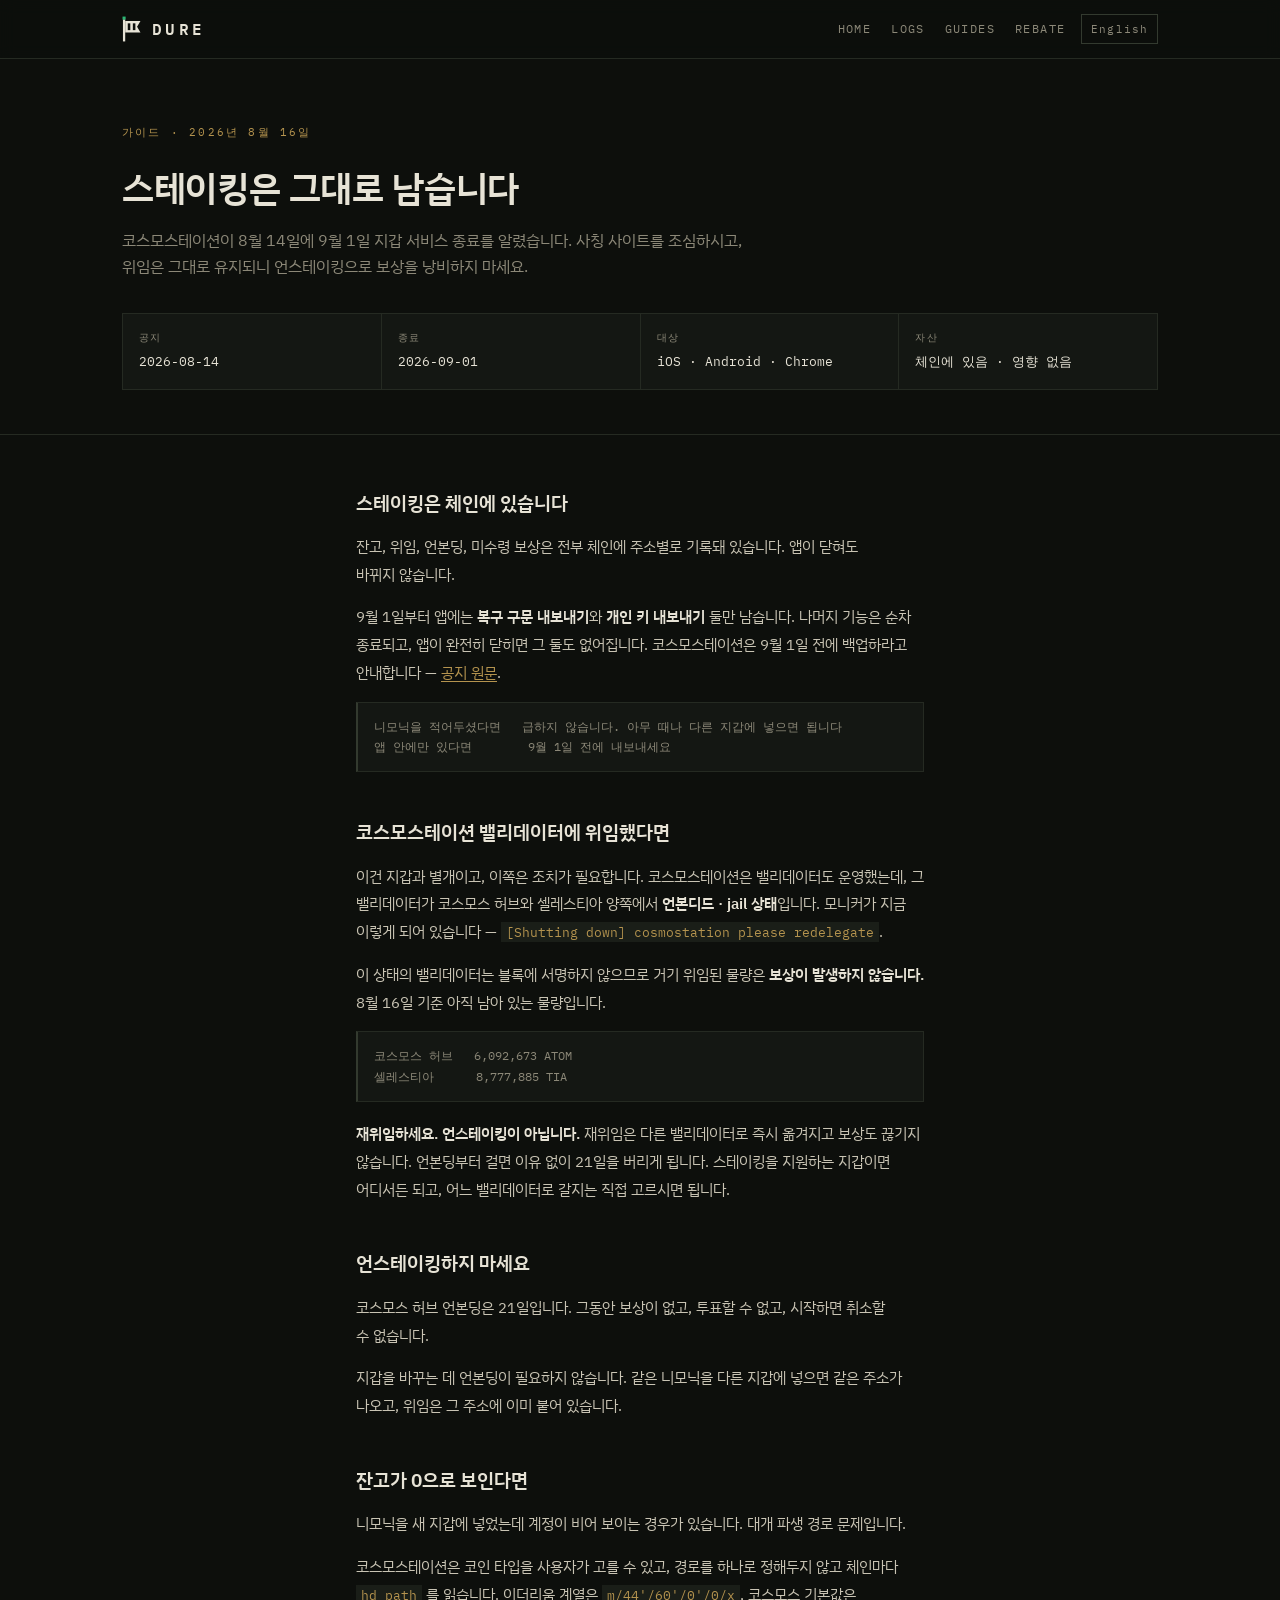
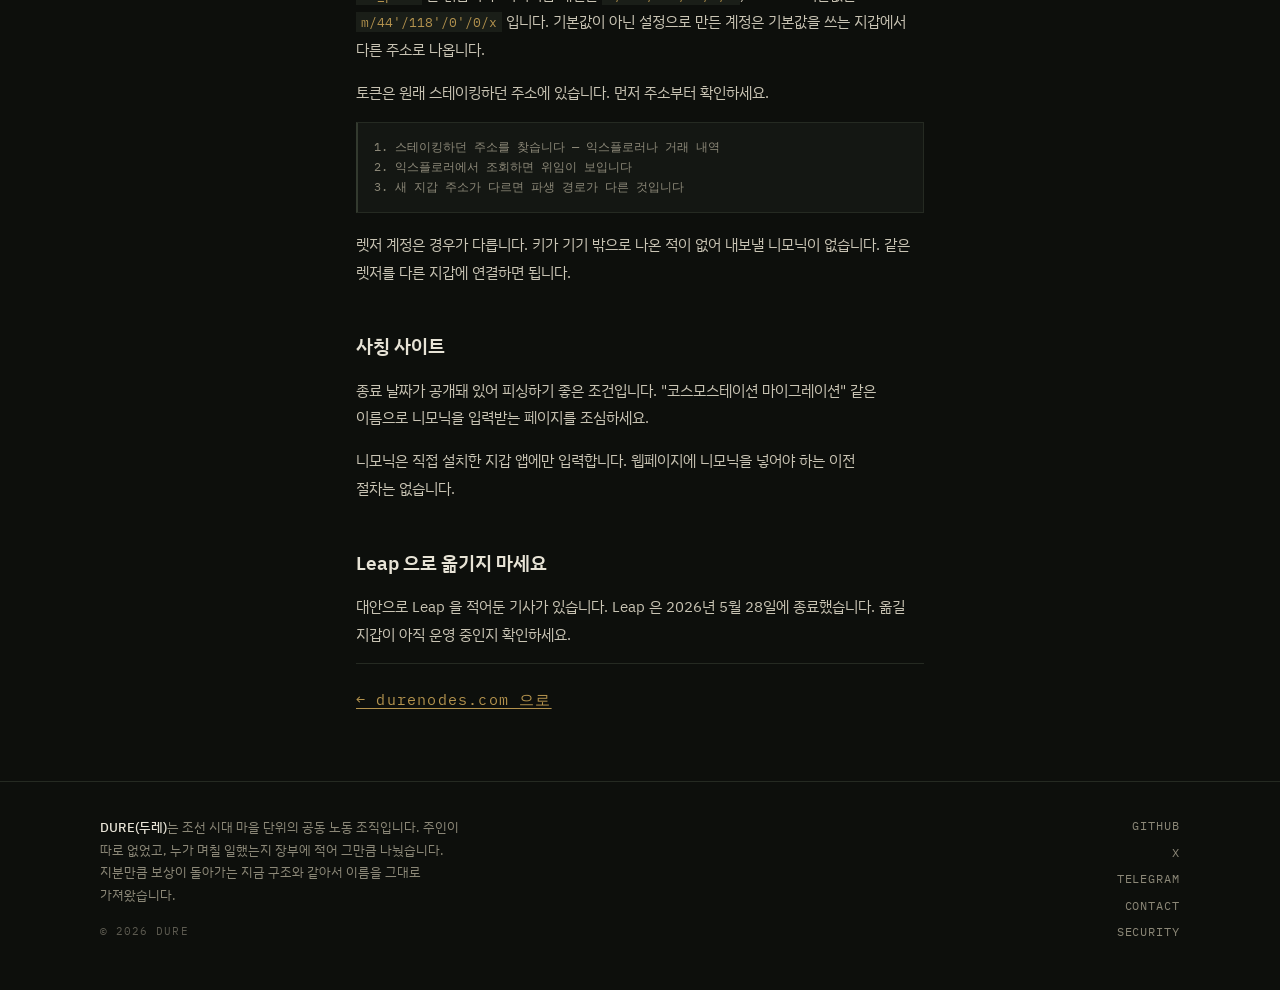
<file: ko/guides/cosmostation-shutdown/index.html>
<!DOCTYPE html>
<html lang="ko">
<head>
<meta charset="utf-8">
<meta name="viewport" content="width=device-width, initial-scale=1, viewport-fit=cover">
<title>코스모스테이션 종료 — 스테이킹은 어떻게 되나 | DURE</title>
<meta name="description" content="코스모스테이션이 2026년 9월 1일 지갑 서비스를 종료합니다. 사칭 사이트를 조심하시고, 위임은 그대로 유지되니 언스테이킹으로 보상을 낭비하지 마세요.">
<link rel="canonical" href="https://durenodes.com/ko/guides/cosmostation-shutdown/">
<link rel="alternate" hreflang="en" href="https://durenodes.com/guides/cosmostation-shutdown/">
<link rel="alternate" hreflang="ko" href="https://durenodes.com/ko/guides/cosmostation-shutdown/">
<link rel="alternate" hreflang="x-default" href="https://durenodes.com/guides/cosmostation-shutdown/">
<link rel="icon" type="image/png" href="/favicon.png">
<link rel="apple-touch-icon" href="/icon-256.png">
<meta name="theme-color" content="#0D0F0C">
<meta property="og:type" content="article">
<meta property="og:site_name" content="DURE">
<meta property="og:locale" content="ko_KR">
<meta property="og:url" content="https://durenodes.com/ko/guides/cosmostation-shutdown/">
<meta property="og:title" content="코스모스테이션 종료 — 스테이킹은 어떻게 되나 | DURE">
<meta property="og:description" content="코스모스테이션이 2026년 9월 1일 지갑 서비스를 종료합니다. 사칭 사이트를 조심하시고, 위임은 그대로 유지되니 언스테이킹으로 보상을 낭비하지 마세요.">
<meta property="og:image" content="https://durenodes.com/og.png">
<meta name="twitter:card" content="summary_large_image">
<meta name="twitter:site" content="@durenodes">
<link rel="preconnect" href="https://fonts.googleapis.com">
<link rel="preconnect" href="https://fonts.gstatic.com" crossorigin>
<link href="https://fonts.googleapis.com/css2?family=IBM+Plex+Mono:wght@400;500;600&family=IBM+Plex+Sans+KR:wght@300;400;500;600&display=swap" rel="stylesheet">
<style>
:root {
  --bg: #0D0F0C;
  --panel: #141713;
  --panel-2: #1A1E18;
  --line: #252A22;
  --line-2: #333A2F;
  --fg: #E7E3D6;
  --muted: #8C8878;
  --dim: #5C5A50;
  --green: #2BB673;
  --brass: #B4934E;
  --red: #C86A5A;
  --wrap: 1080px;
  --mono: 'IBM Plex Mono', ui-monospace, SFMono-Regular, Menlo, monospace;
  --sans: 'IBM Plex Sans KR', -apple-system, BlinkMacSystemFont, 'Apple SD Gothic Neo', sans-serif;
}

* { box-sizing: border-box; }
html { scroll-behavior: smooth; -webkit-text-size-adjust: 100%; }
body {
  margin: 0; background: var(--bg); color: var(--fg);
  font-family: var(--sans); font-size: 15px; line-height: 1.7;
  -webkit-font-smoothing: antialiased;
  overflow-x: hidden;
}
body, div, span, p, h1, h2, h3, li, td, th, a, b { word-break: keep-all; }
p, h1, h2, h3, li { text-wrap: pretty; }
a { color: inherit; text-decoration: none; }
:focus-visible { outline: 1px solid var(--green); outline-offset: 3px; }
img, svg { max-width: 100%; }

.wrap { max-width: var(--wrap); margin: 0 auto; padding: 0 22px; }
.mono { font-family: var(--mono); }


.hdr {
  position: sticky; top: 0; z-index: 30;
  background: rgba(13,15,12,.92); backdrop-filter: blur(8px);
  border-bottom: 1px solid var(--line);
}
.hdr-in { display: flex; align-items: center; gap: 16px; height: 58px; }
.brand { display: flex; align-items: center; gap: 11px; flex: none; }
.brand b { font-family: var(--mono); font-size: 15.5px; font-weight: 600; letter-spacing: .22em; }
.nav {
  margin-left: auto; display: flex; gap: 20px; align-items: center;
  font-family: var(--mono); font-size: 11.5px; letter-spacing: .12em; color: var(--muted);
}
.nav a:hover { color: var(--fg); }
.lang {
  font-family: var(--mono); font-size: 11px; letter-spacing: .1em;
  color: var(--muted); border: 1px solid var(--line-2); padding: 5px 9px; flex: none;
}
.lang:hover { color: var(--fg); border-color: var(--muted); }


.hero { border-bottom: 1px solid var(--line); padding: 64px 0 44px; }
.kicker { font-family: var(--mono); font-size: 11px; letter-spacing: .2em; color: var(--brass); margin-bottom: 20px; }
h1 { font-size: clamp(24px, 4.2vw, 36px); line-height: 1.42; font-weight: 600; margin: 0 0 14px; letter-spacing: -.01em; max-width: 26ch; }
.lede { color: var(--muted); margin: 0; max-width: 62ch; font-size: 15.5px; }
.lede b { color: var(--fg); font-weight: 500; }
.lede a { color: var(--brass); text-decoration: underline; text-underline-offset: 3px; }
.lede a:hover { color: var(--fg); }

.stats { display: grid; grid-template-columns: repeat(4, minmax(0,1fr)); gap: 1px; margin-top: 38px; background: var(--line); border: 1px solid var(--line); }
.stat { background: var(--panel); padding: 18px; }
.stat-n { font-family: var(--mono); font-size: clamp(20px, 3.4vw, 26px); font-weight: 600; letter-spacing: -.02em; line-height: 1.2; }
.stat-n small { font-size: .55em; color: var(--muted); font-weight: 400; }
.stat-l { font-family: var(--mono); font-size: 10.5px; letter-spacing: .12em; color: var(--muted); margin-top: 5px; }

.cta { display: flex; flex-wrap: wrap; gap: 10px; margin-top: 26px; }
.btn {
  font-family: var(--mono); font-size: 12px; letter-spacing: .12em;
  padding: 12px 20px; border: 1px solid var(--line-2);
  display: inline-flex; align-items: center; gap: 9px;
}
.btn:hover { border-color: var(--muted); }
.btn-solid { border-color: var(--fg); background: var(--fg); color: var(--bg); font-weight: 600; }
.btn-solid:hover { background: #fff; color: var(--bg); }
.dot { width: 7px; height: 7px; background: var(--green); display: block; flex: none; }


section { padding: 52px 0; }
.sec-head { display: flex; align-items: baseline; gap: 12px; margin-bottom: 22px; flex-wrap: wrap; }
h2 { font-family: var(--mono); font-size: 12px; letter-spacing: .18em; font-weight: 600; margin: 0; }
.sec-sub { font-size: 13px; color: var(--muted); }
.rule { height: 7px; border-top: 1px solid var(--line); background-image: repeating-linear-gradient(90deg, var(--line-2) 0 1px, transparent 1px 22px); background-size: 100% 4px; background-repeat: no-repeat; }


.grid-2 { display: grid; grid-template-columns: repeat(2, minmax(0,1fr)); gap: 1px; background: var(--line); border: 1px solid var(--line); }
.net { background: var(--panel); padding: 18px; display: flex; flex-direction: column; gap: 11px; min-height: 118px; border-left: 2px solid var(--line-2); }
.net.live { border-left-color: #5C8A4A; }
.net.test { border-left-color: var(--brass); }
.net.next { background: var(--panel-2); }
.net-top { display: flex; align-items: center; gap: 10px; flex-wrap: wrap; }
.tick { width: 26px; height: 26px; border: 1px solid var(--line-2); display: grid; place-items: center; font-family: var(--mono); font-size: 10px; color: var(--muted); flex: none; }
.net-name { font-family: var(--mono); font-size: 13.5px; letter-spacing: .04em; }
.tag { margin-left: auto; font-family: var(--mono); font-size: 9.5px; letter-spacing: .12em; padding: 3px 7px; border: 1px solid var(--line-2); color: var(--muted); display: flex; align-items: center; gap: 6px; }
.tag.on { border-color: rgba(43,182,115,.45); color: var(--green); }
.tag.warn { border-color: rgba(180,147,78,.45); color: var(--brass); }
.blink { width: 6px; height: 6px; background: var(--green); display: block; animation: dure-blink 2.6s steps(1,end) infinite; }
@keyframes dure-blink { 0%,60% { opacity: 1 } 61%,100% { opacity: .3 } }
.net-meta { font-family: var(--mono); font-size: 11.5px; color: var(--muted); display: flex; flex-wrap: wrap; gap: 4px 14px; margin-top: auto; }
.net-meta b { color: var(--fg); font-weight: 500; }


.grid-svc { display: grid; grid-template-columns: repeat(auto-fill, minmax(168px,1fr)); gap: 1px; background: var(--line); border: 1px solid var(--line); }
.svc { background: var(--panel-2); padding: 15px 16px; display: flex; flex-direction: column; gap: 5px; min-height: 106px; }
.svc-n { font-family: var(--mono); font-size: 12.5px; color: var(--muted); }
.svc-d { font-size: 12px; color: var(--muted); line-height: 1.55; }
.svc-s { font-family: var(--mono); font-size: 10px; letter-spacing: .12em; color: var(--brass); margin-top: auto; }


.tbl-wrap { border: 1px solid var(--line); overflow-x: auto; -webkit-overflow-scrolling: touch; }
table { width: 100%; border-collapse: collapse; font-family: var(--mono); font-size: 12.5px; font-variant-numeric: tabular-nums; min-width: 620px; }
thead tr { background: var(--panel); font-size: 10.5px; letter-spacing: .12em; color: var(--muted); }
th { text-align: left; padding: 11px 14px; font-weight: 400; border-bottom: 1px solid var(--line); white-space: nowrap; }
td { padding: 12px 14px; border-bottom: 1px solid var(--line); white-space: nowrap; }
tbody tr:last-child td { border-bottom: 0; }
.num { text-align: right; }
.ok { color: var(--green); }
.min-badge { color: var(--green); font-size: 10px; letter-spacing: .1em; margin-left: 6px; }

.note { border: 1px solid var(--line); border-top: 0; background: var(--panel); padding: 14px 16px; font-size: 13px; color: var(--muted); line-height: 1.75; }
.note b { color: var(--fg); font-weight: 500; }
.foot-meta { display: flex; flex-wrap: wrap; gap: 10px 26px; margin-top: 14px; font-family: var(--mono); font-size: 11px; letter-spacing: .1em; color: var(--muted); }


.empty { border: 1px solid var(--line); background: var(--panel); padding: 26px 20px; text-align: center; }
.empty-t { font-family: var(--mono); font-size: 12.5px; letter-spacing: .12em; color: var(--green); margin-bottom: 10px; }
.empty p { margin: 0 auto; font-size: 13.5px; color: var(--muted); line-height: 1.8; max-width: 60ch; }

.log-head { margin: 0 0 16px; font-size: 13.5px; color: var(--muted); line-height: 1.8; max-width: 66ch; }
.log-head a { color: var(--brass); text-decoration: underline; text-underline-offset: 3px; }
.inc { border: 1px solid var(--line); background: var(--panel); padding: 16px 18px; border-left: 2px solid var(--brass); }
.inc + .inc { margin-top: 1px; }
.inc-when { font-family: var(--mono); font-size: 11px; letter-spacing: .12em; color: var(--brass); }
.inc-body { margin: 9px 0 0; font-size: 14px; color: var(--fg); line-height: 1.75; }
.inc-meta { display: flex; flex-wrap: wrap; gap: 8px 28px; margin-top: 13px; padding-top: 12px;
  border-top: 1px solid var(--line); font-size: 12.5px; color: var(--muted); line-height: 1.7; }
.inc-meta span { max-width: 58ch; }
.inc-meta b { font-family: var(--mono); font-size: 10px; letter-spacing: .14em; color: var(--muted);
  font-weight: 500; margin-right: 8px; }


.val-card { border: 1px solid var(--line); background: var(--panel); padding: 14px 16px; margin-bottom: 16px; }

#delegate .cta { margin-bottom: 30px; }
#delegate .cta:last-child { margin-bottom: 0; }
.val-label { display: block; font-family: var(--mono); font-size: 10px; letter-spacing: .16em; color: var(--brass); font-weight: 500; margin-bottom: 7px; }
.val-addr { font-family: var(--mono); font-size: 12.5px; word-break: break-all; color: var(--fg); }
.val-meta { display: flex; flex-wrap: wrap; gap: 8px 22px; margin-top: 13px; padding-top: 12px; border-top: 1px solid var(--line); font-family: var(--mono); font-size: 11px; letter-spacing: .1em; color: var(--muted); }
.val-meta b { color: var(--green); font-weight: 500; }


footer { border-top: 1px solid var(--line); }
.foot { padding: 34px 0 48px; display: flex; flex-wrap: wrap; gap: 24px; align-items: flex-start; }
.foot-story { max-width: 48ch; font-size: 12.5px; color: var(--muted); line-height: 1.8; }
.foot-story b { color: var(--fg); font-weight: 500; }
.copy { font-family: var(--mono); font-size: 10.5px; letter-spacing: .1em; color: var(--dim); margin-top: 16px; }
.foot-links { margin-left: auto; display: flex; flex-direction: column; gap: 7px; font-family: var(--mono); font-size: 11.5px; letter-spacing: .08em; color: var(--muted); text-align: right; }
.foot-links a:hover { color: var(--fg); }


@media (max-width: 760px) {
  .wrap { padding: 0 16px; }
  .hdr-in { height: 52px; gap: 10px; }
  .nav { gap: 13px; font-size: 10.5px; overflow-x: auto; scrollbar-width: none; -ms-overflow-style: none; }
  .nav::-webkit-scrollbar { display: none; }
  .hero { padding: 44px 0 34px; }
  .stats { grid-template-columns: repeat(2, minmax(0,1fr)); }
  .grid-2 { grid-template-columns: 1fr; }
  .grid-svc { grid-template-columns: repeat(auto-fill, minmax(150px,1fr)); }
  section { padding: 40px 0; }
  .foot { flex-direction: column; gap: 20px; }
  .foot-links { margin-left: 0; text-align: left; flex-direction: row; flex-wrap: wrap; gap: 8px 18px; }
  .btn { flex: 1 1 auto; justify-content: center; }
}


@media (max-width: 460px) {
  .grid-svc { grid-template-columns: 1fr 1fr; }
  .val-meta { gap: 6px 16px; font-size: 10.5px; }
  .foot-meta { font-size: 10.5px; }
}

@media (prefers-reduced-motion: reduce) {
  * { animation: none !important; transition: none !important; }
  html { scroll-behavior: auto; }
}

.log-note { margin: 16px 0 0; font-size: 12.5px; color: var(--muted); line-height: 1.8; max-width: 66ch; }

.inc-more { display: inline-block; margin-top: 13px; font-family: var(--mono); font-size: 11px;
  letter-spacing: .1em; color: var(--brass); border-bottom: 1px solid rgba(180,147,78,.35); padding-bottom: 2px; }
.inc-more:hover { color: var(--fg); border-bottom-color: var(--fg); }


.pm-meta { display: grid; grid-template-columns: repeat(auto-fit, minmax(140px,1fr)); gap: 1px; margin-top: 34px; background: var(--line); border: 1px solid var(--line); }
.pm-m { background: var(--panel); padding: 15px 16px; display: flex; flex-direction: column; gap: 5px; }
.pm-m b { font-family: var(--mono); font-size: 10px; letter-spacing: .14em; color: var(--muted); font-weight: 400; }
.pm-m span { font-family: var(--mono); font-size: 13px; }
.post { max-width: 68ch; }
.post h2 { font-family: var(--sans); font-size: 19px; font-weight: 600; letter-spacing: 0; margin: 44px 0 14px; text-transform: none; }
.post h2:first-child { margin-top: 0; }
.post p { margin: 0 0 15px; font-size: 15px; line-height: 1.85; color: #C9C4B4; }
.post p b { color: var(--fg); font-weight: 600; }
.post code { font-family: var(--mono); font-size: .88em; color: var(--brass); background: var(--panel-2); padding: 1px 5px; }
.post pre { font-family: var(--mono); font-size: 12px; line-height: 1.7; color: var(--muted);
  background: var(--panel); border: 1px solid var(--line); border-left: 2px solid var(--line-2);
  padding: 14px 16px; margin: 0 0 18px; overflow-x: auto; -webkit-overflow-scrolling: touch; }
.post a { color: var(--brass); text-decoration: underline; text-underline-offset: 3px; }
.post a:hover { color: var(--fg); }
.pm-back { margin-top: 48px; padding-top: 22px; border-top: 1px solid var(--line); font-family: var(--mono); font-size: 12px; letter-spacing: .08em; }


.gd { display: block; border: 1px solid var(--line); background: var(--panel);
  padding: 16px 18px; border-left: 2px solid var(--brass); text-decoration: none; }
.gd + .gd { margin-top: 1px; }
.gd:hover { border-left-color: var(--fg); }
.gd-when { font-family: var(--mono); font-size: 11px; letter-spacing: .12em; color: var(--brass); }
.gd-t { margin-top: 9px; font-size: 15px; color: var(--fg); line-height: 1.6; font-weight: 500; }
.gd-d { margin: 8px 0 0; font-size: 13px; color: var(--muted); line-height: 1.75; max-width: 72ch; }


.doors { display: grid; grid-template-columns: 1fr 1fr; gap: 1px; }
@media (max-width: 720px) { .doors { grid-template-columns: 1fr; } }
.door { display: block; border: 1px solid var(--line); background: var(--panel);
  padding: 22px 22px 20px; text-decoration: none; }
.door:hover { border-color: var(--brass); }
.door-k { font-family: var(--mono); font-size: 11px; letter-spacing: .14em; color: var(--brass); }
.door-t { margin-top: 12px; font-size: 17px; color: var(--fg); line-height: 1.5; font-weight: 500; }
.door-d { margin: 9px 0 0; font-size: 13px; color: var(--muted); line-height: 1.8; }
.door-go { display: inline-block; margin-top: 16px; font-family: var(--mono); font-size: 11px;
  letter-spacing: .1em; color: var(--muted); border-bottom: 1px solid var(--line); padding-bottom: 2px; }
.door:hover .door-go { color: var(--fg); border-bottom-color: var(--fg); }
.nav-here { color: var(--fg); }


@media (max-width: 560px) {
  
  .hdr-in { flex-wrap: wrap; height: auto; padding-top: 9px; padding-bottom: 9px; row-gap: 9px; }
  .brand { order: 1; }
  .lang { order: 2; margin-left: auto; }
  .nav { order: 3; flex-basis: 100%; margin-left: 0; overflow: visible;
    justify-content: flex-end; }
}


.rb-chain { font-family: var(--mono); font-size: 11px; letter-spacing: .1em;
  color: var(--muted); margin: 26px 0 8px; text-transform: uppercase; }
.rb-chain b { color: var(--fg); }


.calc { border: 1px solid var(--line); background: var(--panel); margin: 26px 0 0; }
.calc-row { display: grid; grid-template-columns: 1fr 1fr; gap: 1px;
  background: var(--line); border-bottom: 1px solid var(--line); }
.calc-row select, .calc-row input {
  font-family: var(--mono); font-size: 13px; color: var(--fg); background: var(--panel-2);
  border: 0; padding: 13px 14px; min-width: 0; -webkit-appearance: none; appearance: none;
  border-radius: 0; }
.calc-row input { text-align: right; font-variant-numeric: tabular-nums; }
.calc-row select:focus, .calc-row input:focus { outline: 1px solid var(--brass); outline-offset: -1px; }
.calc-out { display: grid; grid-template-columns: repeat(3, minmax(0,1fr)); gap: 1px; background: var(--line); }
.calc-cell { background: var(--panel); padding: 15px 14px; }
.calc-cell b { display: block; font-family: var(--mono); font-size: 14px; font-weight: 600;
  font-variant-numeric: tabular-nums; word-break: break-all; }
.calc-cell span { display: block; font-family: var(--mono); font-size: 10px; letter-spacing: .12em;
  color: var(--muted); margin-top: 5px; }
.calc-note { font-size: 12.5px; line-height: 1.7; color: var(--muted); margin: 0;
  padding: 13px 14px; border-top: 1px solid var(--line); }
@media (max-width: 460px) {
  .calc-out { grid-template-columns: 1fr; }
  
  .calc-row { grid-template-columns: 1fr; }
}
@media (max-width: 400px) {
  
  .nav { gap: 10px; font-size: 10px; }
}
</style>
</head>
<body>

<header class="hdr">
  <div class="wrap hdr-in">
    <a class="brand" href="/ko/" aria-label="DURE">
      <svg width="19" height="26" viewBox="52 32 133 184" aria-hidden="true" style="display:block">
          <rect x="55" y="36" width="22" height="22" fill="#2BB673"></rect>
          <rect x="58" y="58" width="16" height="154" fill="#E7E3D6"></rect>
          <path d="M74,68 L182,68 L158,108 L182,148 L74,148 Z" fill="#E7E3D6"></path>
          <g fill="#0D0F0C"><rect x="92" y="84" width="18" height="48"></rect><rect x="128" y="84" width="18" height="48"></rect></g>
        </svg>
      <b>DURE</b>
    </a>
    <nav class="nav" aria-label="Sections">
      <a href="/ko/">HOME</a>
      <a href="/ko/incidents/">LOGS</a>
      <a href="/ko/guides/">GUIDES</a>
      <a href="/ko/rebate/">REBATE</a>
    </nav>
    <a class="lang" href="/guides/cosmostation-shutdown/" hreflang="en" rel="alternate">English</a>
  </div>
</header>

<main id="top">
  <div class="hero">
    <div class="wrap">
      <div class="kicker">가이드 · 2026년 8월 16일</div>
      <h1>스테이킹은 그대로 남습니다</h1>
      <p class="lede">코스모스테이션이 8월 14일에 9월 1일 지갑 서비스 종료를 알렸습니다. 사칭 사이트를 조심하시고, 위임은 그대로 유지되니 언스테이킹으로 보상을 낭비하지 마세요.</p>
      <div class="pm-meta"><div class="pm-m"><b>공지</b><span>2026-08-14</span></div><div class="pm-m"><b>종료</b><span>2026-09-01</span></div><div class="pm-m"><b>대상</b><span>iOS · Android · Chrome</span></div><div class="pm-m"><b>자산</b><span>체인에 있음 · 영향 없음</span></div></div>
    </div>
  </div>

  <section>
    <div class="wrap post">
      <h2>스테이킹은 체인에 있습니다</h2>
      <p>잔고, 위임, 언본딩, 미수령 보상은 전부 체인에 주소별로 기록돼 있습니다. 앱이 닫혀도 바뀌지 않습니다.</p>
      <p>9월 1일부터 앱에는 <b>복구 구문 내보내기</b>와 <b>개인 키 내보내기</b> 둘만 남습니다. 나머지 기능은 순차 종료되고, 앱이 완전히 닫히면 그 둘도 없어집니다. 코스모스테이션은 9월 1일 전에 백업하라고 안내합니다 — <a href="https://x.com/IBCwallet/status/2088162092922864114" rel="noopener" target="_blank">공지 원문</a>.</p>
      <pre>니모닉을 적어두셨다면   급하지 않습니다. 아무 때나 다른 지갑에 넣으면 됩니다
앱 안에만 있다면        9월 1일 전에 내보내세요</pre>
      <h2>코스모스테이션 밸리데이터에 위임했다면</h2>
      <p>이건 지갑과 별개이고, 이쪽은 조치가 필요합니다. 코스모스테이션은 밸리데이터도 운영했는데, 그 밸리데이터가 코스모스 허브와 셀레스티아 양쪽에서 <b>언본디드 · jail 상태</b>입니다. 모니커가 지금 이렇게 되어 있습니다 — <code>[Shutting down] cosmostation please redelegate</code>.</p>
      <p>이 상태의 밸리데이터는 블록에 서명하지 않으므로 거기 위임된 물량은 <b>보상이 발생하지 않습니다.</b> 8월 16일 기준 아직 남아 있는 물량입니다.</p>
      <pre>코스모스 허브   6,092,673 ATOM
셀레스티아      8,777,885 TIA</pre>
      <p><b>재위임하세요. 언스테이킹이 아닙니다.</b> 재위임은 다른 밸리데이터로 즉시 옮겨지고 보상도 끊기지 않습니다. 언본딩부터 걸면 이유 없이 21일을 버리게 됩니다. 스테이킹을 지원하는 지갑이면 어디서든 되고, 어느 밸리데이터로 갈지는 직접 고르시면 됩니다.</p>
      <h2>언스테이킹하지 마세요</h2>
      <p>코스모스 허브 언본딩은 21일입니다. 그동안 보상이 없고, 투표할 수 없고, 시작하면 취소할 수 없습니다.</p>
      <p>지갑을 바꾸는 데 언본딩이 필요하지 않습니다. 같은 니모닉을 다른 지갑에 넣으면 같은 주소가 나오고, 위임은 그 주소에 이미 붙어 있습니다.</p>
      <h2>잔고가 0으로 보인다면</h2>
      <p>니모닉을 새 지갑에 넣었는데 계정이 비어 보이는 경우가 있습니다. 대개 파생 경로 문제입니다.</p>
      <p>코스모스테이션은 코인 타입을 사용자가 고를 수 있고, 경로를 하나로 정해두지 않고 체인마다 <code>hd_path</code> 를 읽습니다. 이더리움 계열은 <code>m/44'/60'/0'/0/x</code>, 코스모스 기본값은 <code>m/44'/118'/0'/0/x</code> 입니다. 기본값이 아닌 설정으로 만든 계정은 기본값을 쓰는 지갑에서 다른 주소로 나옵니다.</p>
      <p>토큰은 원래 스테이킹하던 주소에 있습니다. 먼저 주소부터 확인하세요.</p>
      <pre>1. 스테이킹하던 주소를 찾습니다 — 익스플로러나 거래 내역
2. 익스플로러에서 조회하면 위임이 보입니다
3. 새 지갑 주소가 다르면 파생 경로가 다른 것입니다</pre>
      <p>렛저 계정은 경우가 다릅니다. 키가 기기 밖으로 나온 적이 없어 내보낼 니모닉이 없습니다. 같은 렛저를 다른 지갑에 연결하면 됩니다.</p>
      <h2>사칭 사이트</h2>
      <p>종료 날짜가 공개돼 있어 피싱하기 좋은 조건입니다. "코스모스테이션 마이그레이션" 같은 이름으로 니모닉을 입력받는 페이지를 조심하세요.</p>
      <p>니모닉은 직접 설치한 지갑 앱에만 입력합니다. 웹페이지에 니모닉을 넣어야 하는 이전 절차는 없습니다.</p>
      <h2>Leap 으로 옮기지 마세요</h2>
      <p>대안으로 Leap 을 적어둔 기사가 있습니다. Leap 은 2026년 5월 28일에 종료했습니다. 옮길 지갑이 아직 운영 중인지 확인하세요.</p>
      <p class="pm-back"><a href="/ko/">← durenodes.com 으로</a></p>
    </div>
  </section>
</main>

<footer>
  <div class="wrap foot">
    <div class="foot-story">
      <b>DURE(두레)</b>는 조선 시대 마을 단위의 공동 노동 조직입니다. 주인이 따로 없었고, 누가 며칠 일했는지 장부에 적어 그만큼 나눴습니다. 지분만큼 보상이 돌아가는 지금 구조와 같아서 이름을 그대로 가져왔습니다.
      <div class="copy">© 2026 DURE</div>
    </div>
    <div class="foot-links">
        <a href="https://github.com/durenodes" rel="me noopener" target="_blank">GITHUB</a>
        <a href="https://x.com/durenodes" rel="me noopener" target="_blank">X</a>
        <a href="https://t.me/durenodes" rel="me noopener" target="_blank">TELEGRAM</a>
        <a href="mailto:contact@durenodes.com">CONTACT</a>
        <a href="mailto:security@durenodes.com">SECURITY</a>
    </div>
  </div>
</footer>

</body>
</html>
</file>
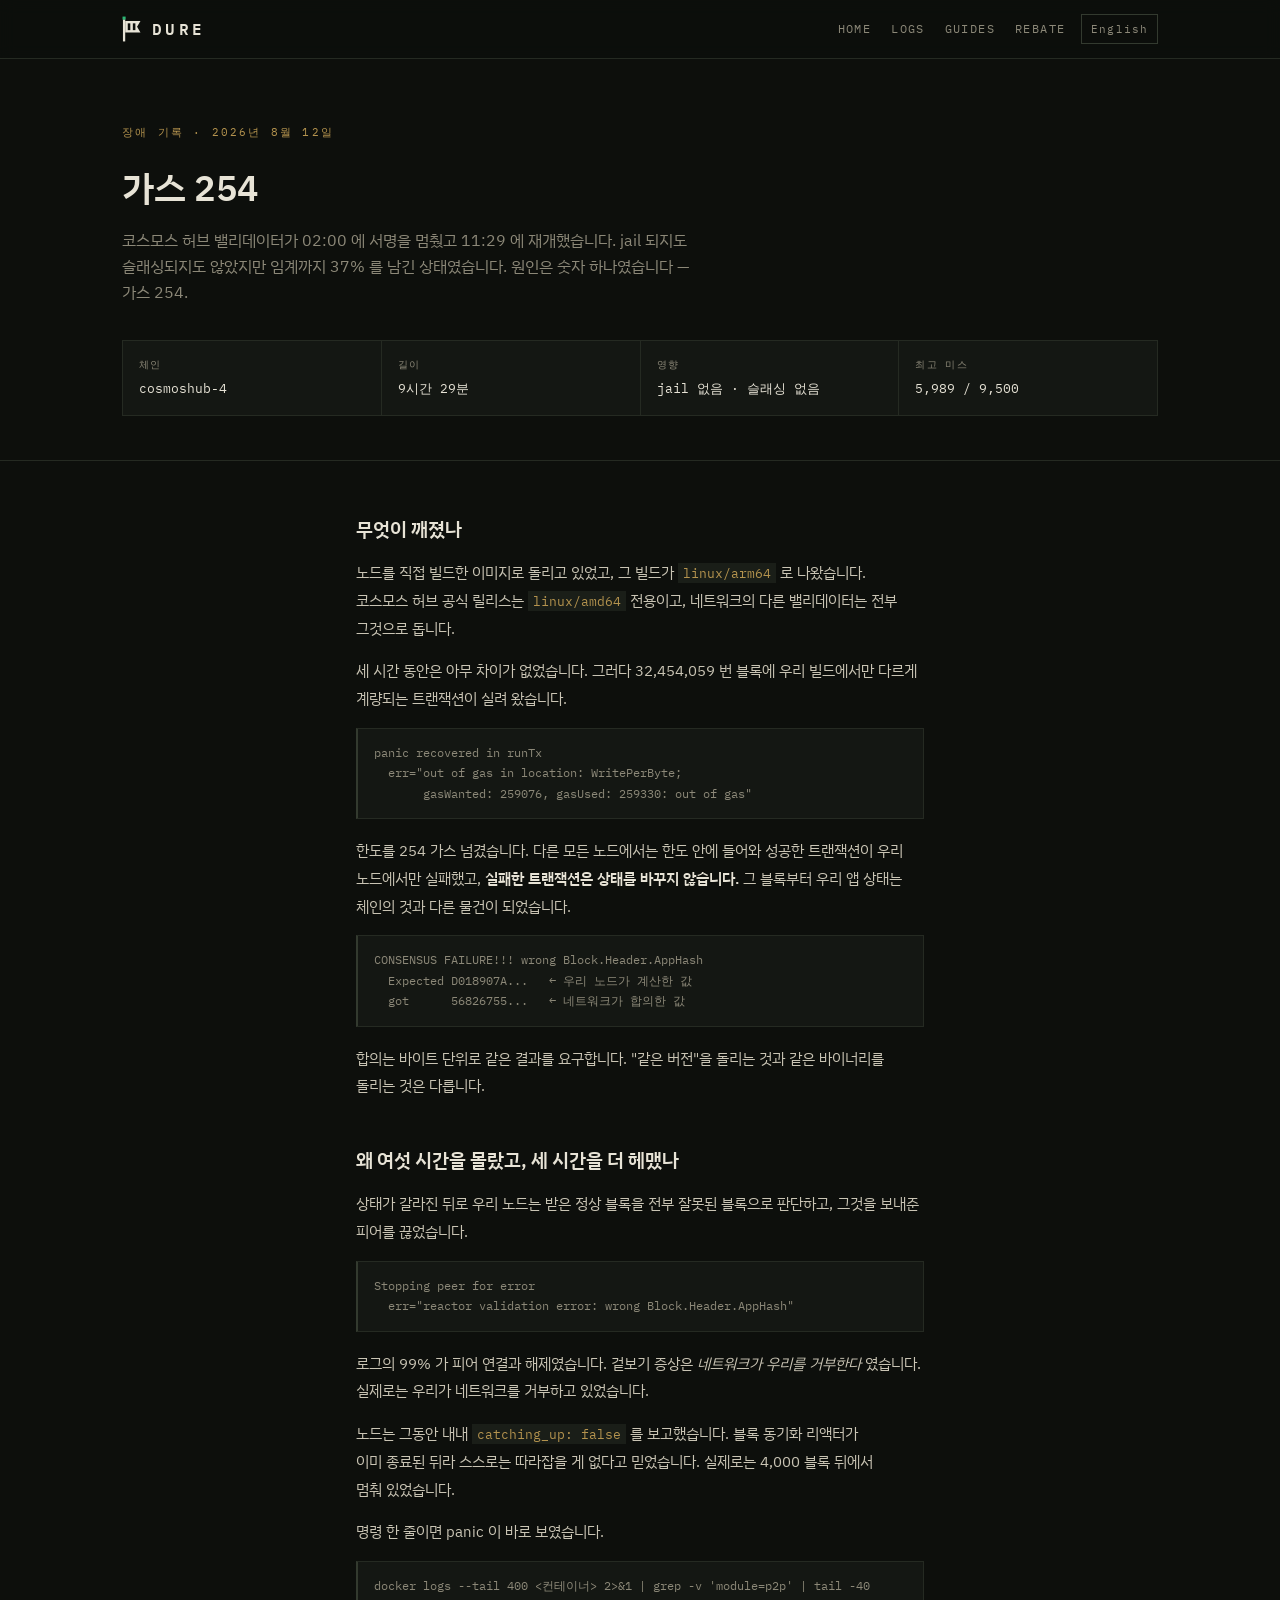
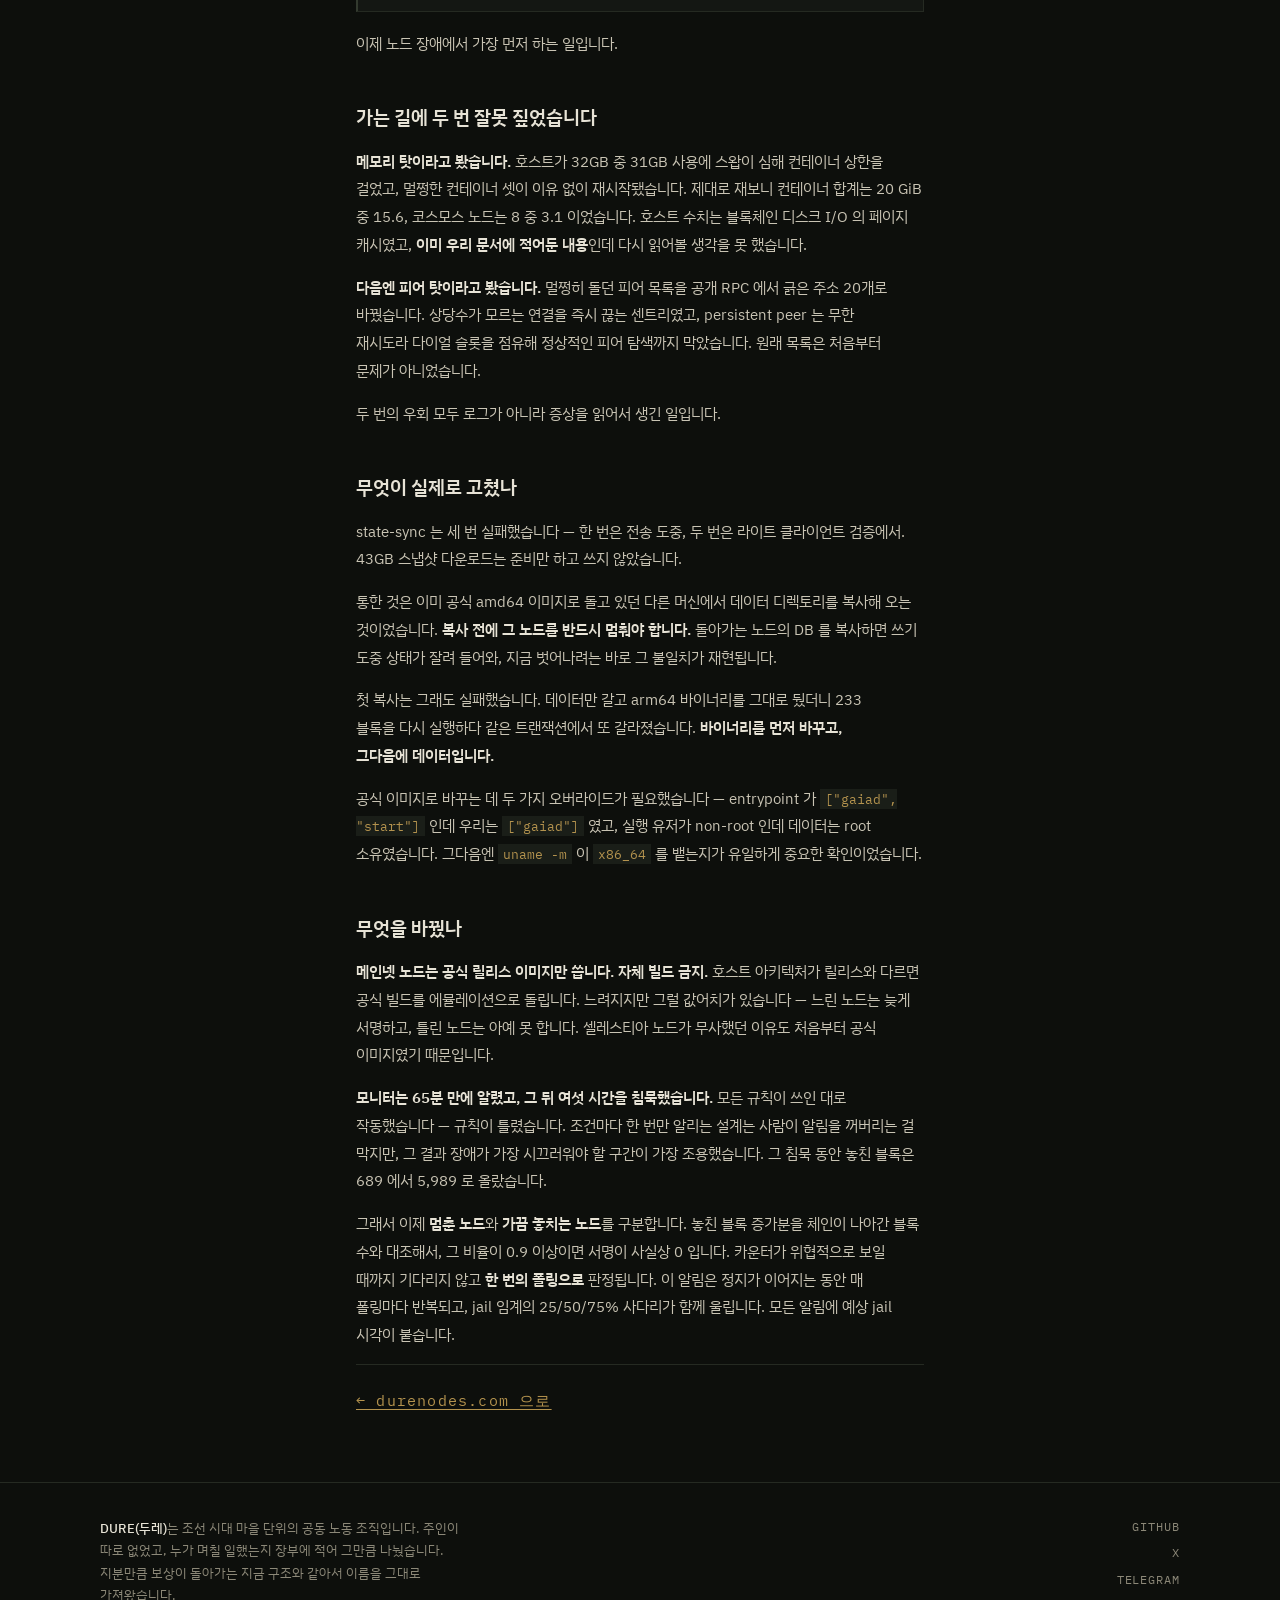
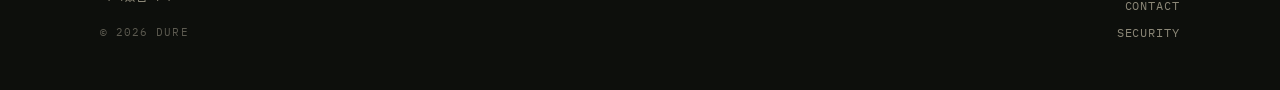
<file: ko/incidents/2026-08-12-cosmos-hub/index.html>
<!DOCTYPE html>
<html lang="ko">
<head>
<meta charset="utf-8">
<meta name="viewport" content="width=device-width, initial-scale=1, viewport-fit=cover">
<title>가스 254 — 코스모스 허브 장애 기록 | DURE</title>
<meta name="description" content="코스모스 허브 밸리데이터가 9시간 반 동안 서명을 멈췄습니다. 바이너리를 직접 빌드하면서 아키텍처가 어긋난 것이 원인이었습니다. 무슨 일이 있었고, 무엇을 잘못 짚었고, 무엇을 바꿨는지.">
<link rel="canonical" href="https://durenodes.com/ko/incidents/2026-08-12-cosmos-hub/">
<link rel="alternate" hreflang="en" href="https://durenodes.com/incidents/2026-08-12-cosmos-hub/">
<link rel="alternate" hreflang="ko" href="https://durenodes.com/ko/incidents/2026-08-12-cosmos-hub/">
<link rel="alternate" hreflang="x-default" href="https://durenodes.com/incidents/2026-08-12-cosmos-hub/">
<link rel="icon" type="image/png" href="/favicon.png">
<link rel="apple-touch-icon" href="/icon-256.png">
<meta name="theme-color" content="#0D0F0C">
<meta property="og:type" content="article">
<meta property="og:site_name" content="DURE">
<meta property="og:locale" content="ko_KR">
<meta property="og:url" content="https://durenodes.com/ko/incidents/2026-08-12-cosmos-hub/">
<meta property="og:title" content="가스 254 — 코스모스 허브 장애 기록 | DURE">
<meta property="og:description" content="코스모스 허브 밸리데이터가 9시간 반 동안 서명을 멈췄습니다. 바이너리를 직접 빌드하면서 아키텍처가 어긋난 것이 원인이었습니다. 무슨 일이 있었고, 무엇을 잘못 짚었고, 무엇을 바꿨는지.">
<meta property="og:image" content="https://durenodes.com/og.png">
<meta name="twitter:card" content="summary_large_image">
<meta name="twitter:site" content="@durenodes">
<link rel="preconnect" href="https://fonts.googleapis.com">
<link rel="preconnect" href="https://fonts.gstatic.com" crossorigin>
<link href="https://fonts.googleapis.com/css2?family=IBM+Plex+Mono:wght@400;500;600&family=IBM+Plex+Sans+KR:wght@300;400;500;600&display=swap" rel="stylesheet">
<style>
:root {
  --bg: #0D0F0C;
  --panel: #141713;
  --panel-2: #1A1E18;
  --line: #252A22;
  --line-2: #333A2F;
  --fg: #E7E3D6;
  --muted: #8C8878;
  --dim: #5C5A50;
  --green: #2BB673;
  --brass: #B4934E;
  --red: #C86A5A;
  --wrap: 1080px;
  --mono: 'IBM Plex Mono', ui-monospace, SFMono-Regular, Menlo, monospace;
  --sans: 'IBM Plex Sans KR', -apple-system, BlinkMacSystemFont, 'Apple SD Gothic Neo', sans-serif;
}

* { box-sizing: border-box; }
html { scroll-behavior: smooth; -webkit-text-size-adjust: 100%; }
body {
  margin: 0; background: var(--bg); color: var(--fg);
  font-family: var(--sans); font-size: 15px; line-height: 1.7;
  -webkit-font-smoothing: antialiased;
  overflow-x: hidden;
}
body, div, span, p, h1, h2, h3, li, td, th, a, b { word-break: keep-all; }
p, h1, h2, h3, li { text-wrap: pretty; }
a { color: inherit; text-decoration: none; }
:focus-visible { outline: 1px solid var(--green); outline-offset: 3px; }
img, svg { max-width: 100%; }

.wrap { max-width: var(--wrap); margin: 0 auto; padding: 0 22px; }
.mono { font-family: var(--mono); }


.hdr {
  position: sticky; top: 0; z-index: 30;
  background: rgba(13,15,12,.92); backdrop-filter: blur(8px);
  border-bottom: 1px solid var(--line);
}
.hdr-in { display: flex; align-items: center; gap: 16px; height: 58px; }
.brand { display: flex; align-items: center; gap: 11px; flex: none; }
.brand b { font-family: var(--mono); font-size: 15.5px; font-weight: 600; letter-spacing: .22em; }
.nav {
  margin-left: auto; display: flex; gap: 20px; align-items: center;
  font-family: var(--mono); font-size: 11.5px; letter-spacing: .12em; color: var(--muted);
}
.nav a:hover { color: var(--fg); }
.lang {
  font-family: var(--mono); font-size: 11px; letter-spacing: .1em;
  color: var(--muted); border: 1px solid var(--line-2); padding: 5px 9px; flex: none;
}
.lang:hover { color: var(--fg); border-color: var(--muted); }


.hero { border-bottom: 1px solid var(--line); padding: 64px 0 44px; }
.kicker { font-family: var(--mono); font-size: 11px; letter-spacing: .2em; color: var(--brass); margin-bottom: 20px; }
h1 { font-size: clamp(24px, 4.2vw, 36px); line-height: 1.42; font-weight: 600; margin: 0 0 14px; letter-spacing: -.01em; max-width: 26ch; }
.lede { color: var(--muted); margin: 0; max-width: 62ch; font-size: 15.5px; }
.lede b { color: var(--fg); font-weight: 500; }
.lede a { color: var(--brass); text-decoration: underline; text-underline-offset: 3px; }
.lede a:hover { color: var(--fg); }

.stats { display: grid; grid-template-columns: repeat(4, minmax(0,1fr)); gap: 1px; margin-top: 38px; background: var(--line); border: 1px solid var(--line); }
.stat { background: var(--panel); padding: 18px; }
.stat-n { font-family: var(--mono); font-size: clamp(20px, 3.4vw, 26px); font-weight: 600; letter-spacing: -.02em; line-height: 1.2; }
.stat-n small { font-size: .55em; color: var(--muted); font-weight: 400; }
.stat-l { font-family: var(--mono); font-size: 10.5px; letter-spacing: .12em; color: var(--muted); margin-top: 5px; }

.cta { display: flex; flex-wrap: wrap; gap: 10px; margin-top: 26px; }
.btn {
  font-family: var(--mono); font-size: 12px; letter-spacing: .12em;
  padding: 12px 20px; border: 1px solid var(--line-2);
  display: inline-flex; align-items: center; gap: 9px;
}
.btn:hover { border-color: var(--muted); }
.btn-solid { border-color: var(--fg); background: var(--fg); color: var(--bg); font-weight: 600; }
.btn-solid:hover { background: #fff; color: var(--bg); }
.dot { width: 7px; height: 7px; background: var(--green); display: block; flex: none; }


section { padding: 52px 0; }
.sec-head { display: flex; align-items: baseline; gap: 12px; margin-bottom: 22px; flex-wrap: wrap; }
h2 { font-family: var(--mono); font-size: 12px; letter-spacing: .18em; font-weight: 600; margin: 0; }
.sec-sub { font-size: 13px; color: var(--muted); }
.rule { height: 7px; border-top: 1px solid var(--line); background-image: repeating-linear-gradient(90deg, var(--line-2) 0 1px, transparent 1px 22px); background-size: 100% 4px; background-repeat: no-repeat; }


.grid-2 { display: grid; grid-template-columns: repeat(2, minmax(0,1fr)); gap: 1px; background: var(--line); border: 1px solid var(--line); }
.net { background: var(--panel); padding: 18px; display: flex; flex-direction: column; gap: 11px; min-height: 118px; border-left: 2px solid var(--line-2); }
.net.live { border-left-color: #5C8A4A; }
.net.test { border-left-color: var(--brass); }
.net.next { background: var(--panel-2); }
.net-top { display: flex; align-items: center; gap: 10px; flex-wrap: wrap; }
.tick { width: 26px; height: 26px; border: 1px solid var(--line-2); display: grid; place-items: center; font-family: var(--mono); font-size: 10px; color: var(--muted); flex: none; }
.net-name { font-family: var(--mono); font-size: 13.5px; letter-spacing: .04em; }
.tag { margin-left: auto; font-family: var(--mono); font-size: 9.5px; letter-spacing: .12em; padding: 3px 7px; border: 1px solid var(--line-2); color: var(--muted); display: flex; align-items: center; gap: 6px; }
.tag.on { border-color: rgba(43,182,115,.45); color: var(--green); }
.tag.warn { border-color: rgba(180,147,78,.45); color: var(--brass); }
.blink { width: 6px; height: 6px; background: var(--green); display: block; animation: dure-blink 2.6s steps(1,end) infinite; }
@keyframes dure-blink { 0%,60% { opacity: 1 } 61%,100% { opacity: .3 } }
.net-meta { font-family: var(--mono); font-size: 11.5px; color: var(--muted); display: flex; flex-wrap: wrap; gap: 4px 14px; margin-top: auto; }
.net-meta b { color: var(--fg); font-weight: 500; }


.grid-svc { display: grid; grid-template-columns: repeat(auto-fill, minmax(168px,1fr)); gap: 1px; background: var(--line); border: 1px solid var(--line); }
.svc { background: var(--panel-2); padding: 15px 16px; display: flex; flex-direction: column; gap: 5px; min-height: 106px; }
.svc-n { font-family: var(--mono); font-size: 12.5px; color: var(--muted); }
.svc-d { font-size: 12px; color: var(--muted); line-height: 1.55; }
.svc-s { font-family: var(--mono); font-size: 10px; letter-spacing: .12em; color: var(--brass); margin-top: auto; }


.tbl-wrap { border: 1px solid var(--line); overflow-x: auto; -webkit-overflow-scrolling: touch; }
table { width: 100%; border-collapse: collapse; font-family: var(--mono); font-size: 12.5px; font-variant-numeric: tabular-nums; min-width: 620px; }
thead tr { background: var(--panel); font-size: 10.5px; letter-spacing: .12em; color: var(--muted); }
th { text-align: left; padding: 11px 14px; font-weight: 400; border-bottom: 1px solid var(--line); white-space: nowrap; }
td { padding: 12px 14px; border-bottom: 1px solid var(--line); white-space: nowrap; }
tbody tr:last-child td { border-bottom: 0; }
.num { text-align: right; }
.ok { color: var(--green); }
.min-badge { color: var(--green); font-size: 10px; letter-spacing: .1em; margin-left: 6px; }

.note { border: 1px solid var(--line); border-top: 0; background: var(--panel); padding: 14px 16px; font-size: 13px; color: var(--muted); line-height: 1.75; }
.note b { color: var(--fg); font-weight: 500; }
.foot-meta { display: flex; flex-wrap: wrap; gap: 10px 26px; margin-top: 14px; font-family: var(--mono); font-size: 11px; letter-spacing: .1em; color: var(--muted); }


.empty { border: 1px solid var(--line); background: var(--panel); padding: 26px 20px; text-align: center; }
.empty-t { font-family: var(--mono); font-size: 12.5px; letter-spacing: .12em; color: var(--green); margin-bottom: 10px; }
.empty p { margin: 0 auto; font-size: 13.5px; color: var(--muted); line-height: 1.8; max-width: 60ch; }

.log-head { margin: 0 0 16px; font-size: 13.5px; color: var(--muted); line-height: 1.8; max-width: 66ch; }
.log-head a { color: var(--brass); text-decoration: underline; text-underline-offset: 3px; }
.inc { border: 1px solid var(--line); background: var(--panel); padding: 16px 18px; border-left: 2px solid var(--brass); }
.inc + .inc { margin-top: 1px; }
.inc-when { font-family: var(--mono); font-size: 11px; letter-spacing: .12em; color: var(--brass); }
.inc-body { margin: 9px 0 0; font-size: 14px; color: var(--fg); line-height: 1.75; }
.inc-meta { display: flex; flex-wrap: wrap; gap: 8px 28px; margin-top: 13px; padding-top: 12px;
  border-top: 1px solid var(--line); font-size: 12.5px; color: var(--muted); line-height: 1.7; }
.inc-meta span { max-width: 58ch; }
.inc-meta b { font-family: var(--mono); font-size: 10px; letter-spacing: .14em; color: var(--muted);
  font-weight: 500; margin-right: 8px; }


.val-card { border: 1px solid var(--line); background: var(--panel); padding: 14px 16px; margin-bottom: 16px; }

#delegate .cta { margin-bottom: 30px; }
#delegate .cta:last-child { margin-bottom: 0; }
.val-label { display: block; font-family: var(--mono); font-size: 10px; letter-spacing: .16em; color: var(--brass); font-weight: 500; margin-bottom: 7px; }
.val-addr { font-family: var(--mono); font-size: 12.5px; word-break: break-all; color: var(--fg); }
.val-meta { display: flex; flex-wrap: wrap; gap: 8px 22px; margin-top: 13px; padding-top: 12px; border-top: 1px solid var(--line); font-family: var(--mono); font-size: 11px; letter-spacing: .1em; color: var(--muted); }
.val-meta b { color: var(--green); font-weight: 500; }


footer { border-top: 1px solid var(--line); }
.foot { padding: 34px 0 48px; display: flex; flex-wrap: wrap; gap: 24px; align-items: flex-start; }
.foot-story { max-width: 48ch; font-size: 12.5px; color: var(--muted); line-height: 1.8; }
.foot-story b { color: var(--fg); font-weight: 500; }
.copy { font-family: var(--mono); font-size: 10.5px; letter-spacing: .1em; color: var(--dim); margin-top: 16px; }
.foot-links { margin-left: auto; display: flex; flex-direction: column; gap: 7px; font-family: var(--mono); font-size: 11.5px; letter-spacing: .08em; color: var(--muted); text-align: right; }
.foot-links a:hover { color: var(--fg); }


@media (max-width: 760px) {
  .wrap { padding: 0 16px; }
  .hdr-in { height: 52px; gap: 10px; }
  .nav { gap: 13px; font-size: 10.5px; overflow-x: auto; scrollbar-width: none; -ms-overflow-style: none; }
  .nav::-webkit-scrollbar { display: none; }
  .hero { padding: 44px 0 34px; }
  .stats { grid-template-columns: repeat(2, minmax(0,1fr)); }
  .grid-2 { grid-template-columns: 1fr; }
  .grid-svc { grid-template-columns: repeat(auto-fill, minmax(150px,1fr)); }
  section { padding: 40px 0; }
  .foot { flex-direction: column; gap: 20px; }
  .foot-links { margin-left: 0; text-align: left; flex-direction: row; flex-wrap: wrap; gap: 8px 18px; }
  .btn { flex: 1 1 auto; justify-content: center; }
}


@media (max-width: 460px) {
  .grid-svc { grid-template-columns: 1fr 1fr; }
  .val-meta { gap: 6px 16px; font-size: 10.5px; }
  .foot-meta { font-size: 10.5px; }
}

@media (prefers-reduced-motion: reduce) {
  * { animation: none !important; transition: none !important; }
  html { scroll-behavior: auto; }
}

.log-note { margin: 16px 0 0; font-size: 12.5px; color: var(--muted); line-height: 1.8; max-width: 66ch; }

.inc-more { display: inline-block; margin-top: 13px; font-family: var(--mono); font-size: 11px;
  letter-spacing: .1em; color: var(--brass); border-bottom: 1px solid rgba(180,147,78,.35); padding-bottom: 2px; }
.inc-more:hover { color: var(--fg); border-bottom-color: var(--fg); }


.pm-meta { display: grid; grid-template-columns: repeat(auto-fit, minmax(140px,1fr)); gap: 1px; margin-top: 34px; background: var(--line); border: 1px solid var(--line); }
.pm-m { background: var(--panel); padding: 15px 16px; display: flex; flex-direction: column; gap: 5px; }
.pm-m b { font-family: var(--mono); font-size: 10px; letter-spacing: .14em; color: var(--muted); font-weight: 400; }
.pm-m span { font-family: var(--mono); font-size: 13px; }
.post { max-width: 68ch; }
.post h2 { font-family: var(--sans); font-size: 19px; font-weight: 600; letter-spacing: 0; margin: 44px 0 14px; text-transform: none; }
.post h2:first-child { margin-top: 0; }
.post p { margin: 0 0 15px; font-size: 15px; line-height: 1.85; color: #C9C4B4; }
.post p b { color: var(--fg); font-weight: 600; }
.post code { font-family: var(--mono); font-size: .88em; color: var(--brass); background: var(--panel-2); padding: 1px 5px; }
.post pre { font-family: var(--mono); font-size: 12px; line-height: 1.7; color: var(--muted);
  background: var(--panel); border: 1px solid var(--line); border-left: 2px solid var(--line-2);
  padding: 14px 16px; margin: 0 0 18px; overflow-x: auto; -webkit-overflow-scrolling: touch; }
.post a { color: var(--brass); text-decoration: underline; text-underline-offset: 3px; }
.post a:hover { color: var(--fg); }
.pm-back { margin-top: 48px; padding-top: 22px; border-top: 1px solid var(--line); font-family: var(--mono); font-size: 12px; letter-spacing: .08em; }


.gd { display: block; border: 1px solid var(--line); background: var(--panel);
  padding: 16px 18px; border-left: 2px solid var(--brass); text-decoration: none; }
.gd + .gd { margin-top: 1px; }
.gd:hover { border-left-color: var(--fg); }
.gd-when { font-family: var(--mono); font-size: 11px; letter-spacing: .12em; color: var(--brass); }
.gd-t { margin-top: 9px; font-size: 15px; color: var(--fg); line-height: 1.6; font-weight: 500; }
.gd-d { margin: 8px 0 0; font-size: 13px; color: var(--muted); line-height: 1.75; max-width: 72ch; }


.doors { display: grid; grid-template-columns: 1fr 1fr; gap: 1px; }
@media (max-width: 720px) { .doors { grid-template-columns: 1fr; } }
.door { display: block; border: 1px solid var(--line); background: var(--panel);
  padding: 22px 22px 20px; text-decoration: none; }
.door:hover { border-color: var(--brass); }
.door-k { font-family: var(--mono); font-size: 11px; letter-spacing: .14em; color: var(--brass); }
.door-t { margin-top: 12px; font-size: 17px; color: var(--fg); line-height: 1.5; font-weight: 500; }
.door-d { margin: 9px 0 0; font-size: 13px; color: var(--muted); line-height: 1.8; }
.door-go { display: inline-block; margin-top: 16px; font-family: var(--mono); font-size: 11px;
  letter-spacing: .1em; color: var(--muted); border-bottom: 1px solid var(--line); padding-bottom: 2px; }
.door:hover .door-go { color: var(--fg); border-bottom-color: var(--fg); }
.nav-here { color: var(--fg); }


@media (max-width: 560px) {
  
  .hdr-in { flex-wrap: wrap; height: auto; padding-top: 9px; padding-bottom: 9px; row-gap: 9px; }
  .brand { order: 1; }
  .lang { order: 2; margin-left: auto; }
  .nav { order: 3; flex-basis: 100%; margin-left: 0; overflow: visible;
    justify-content: flex-end; }
}


.rb-chain { font-family: var(--mono); font-size: 11px; letter-spacing: .1em;
  color: var(--muted); margin: 26px 0 8px; text-transform: uppercase; }
.rb-chain b { color: var(--fg); }


.calc { border: 1px solid var(--line); background: var(--panel); margin: 26px 0 0; }
.calc-row { display: grid; grid-template-columns: 1fr 1fr; gap: 1px;
  background: var(--line); border-bottom: 1px solid var(--line); }
.calc-row select, .calc-row input {
  font-family: var(--mono); font-size: 13px; color: var(--fg); background: var(--panel-2);
  border: 0; padding: 13px 14px; min-width: 0; -webkit-appearance: none; appearance: none;
  border-radius: 0; }
.calc-row input { text-align: right; font-variant-numeric: tabular-nums; }
.calc-row select:focus, .calc-row input:focus { outline: 1px solid var(--brass); outline-offset: -1px; }
.calc-out { display: grid; grid-template-columns: repeat(3, minmax(0,1fr)); gap: 1px; background: var(--line); }
.calc-cell { background: var(--panel); padding: 15px 14px; }
.calc-cell b { display: block; font-family: var(--mono); font-size: 14px; font-weight: 600;
  font-variant-numeric: tabular-nums; word-break: break-all; }
.calc-cell span { display: block; font-family: var(--mono); font-size: 10px; letter-spacing: .12em;
  color: var(--muted); margin-top: 5px; }
.calc-note { font-size: 12.5px; line-height: 1.7; color: var(--muted); margin: 0;
  padding: 13px 14px; border-top: 1px solid var(--line); }
@media (max-width: 460px) {
  .calc-out { grid-template-columns: 1fr; }
  
  .calc-row { grid-template-columns: 1fr; }
}
@media (max-width: 400px) {
  
  .nav { gap: 10px; font-size: 10px; }
}
</style>
</head>
<body>

<header class="hdr">
  <div class="wrap hdr-in">
    <a class="brand" href="/ko/" aria-label="DURE">
      <svg width="19" height="26" viewBox="52 32 133 184" aria-hidden="true" style="display:block">
          <rect x="55" y="36" width="22" height="22" fill="#2BB673"></rect>
          <rect x="58" y="58" width="16" height="154" fill="#E7E3D6"></rect>
          <path d="M74,68 L182,68 L158,108 L182,148 L74,148 Z" fill="#E7E3D6"></path>
          <g fill="#0D0F0C"><rect x="92" y="84" width="18" height="48"></rect><rect x="128" y="84" width="18" height="48"></rect></g>
        </svg>
      <b>DURE</b>
    </a>
    <nav class="nav" aria-label="Sections">
      <a href="/ko/">HOME</a>
      <a href="/ko/incidents/">LOGS</a>
      <a href="/ko/guides/">GUIDES</a>
      <a href="/ko/rebate/">REBATE</a>
    </nav>
    <a class="lang" href="/incidents/2026-08-12-cosmos-hub/" hreflang="en" rel="alternate">English</a>
  </div>
</header>

<main id="top">
  <div class="hero">
    <div class="wrap">
      <div class="kicker">장애 기록 · 2026년 8월 12일</div>
      <h1>가스 254</h1>
      <p class="lede">코스모스 허브 밸리데이터가 02:00 에 서명을 멈췄고 11:29 에 재개했습니다. jail 되지도 슬래싱되지도 않았지만 임계까지 37% 를 남긴 상태였습니다. 원인은 숫자 하나였습니다 — 가스 254.</p>
      <div class="pm-meta"><div class="pm-m"><b>체인</b><span>cosmoshub-4</span></div><div class="pm-m"><b>길이</b><span>9시간 29분</span></div><div class="pm-m"><b>영향</b><span>jail 없음 · 슬래싱 없음</span></div><div class="pm-m"><b>최고 미스</b><span>5,989 / 9,500</span></div></div>
    </div>
  </div>

  <section>
    <div class="wrap post">
      <h2>무엇이 깨졌나</h2>
      <p>노드를 직접 빌드한 이미지로 돌리고 있었고, 그 빌드가 <code>linux/arm64</code> 로 나왔습니다. 코스모스 허브 공식 릴리스는 <code>linux/amd64</code> 전용이고, 네트워크의 다른 밸리데이터는 전부 그것으로 돕니다.</p>
      <p>세 시간 동안은 아무 차이가 없었습니다. 그러다 32,454,059 번 블록에 우리 빌드에서만 다르게 계량되는 트랜잭션이 실려 왔습니다.</p>
      <pre>panic recovered in runTx
  err="out of gas in location: WritePerByte;
       gasWanted: 259076, gasUsed: 259330: out of gas"</pre>
      <p>한도를 254 가스 넘겼습니다. 다른 모든 노드에서는 한도 안에 들어와 성공한 트랜잭션이 우리 노드에서만 실패했고, <b>실패한 트랜잭션은 상태를 바꾸지 않습니다.</b> 그 블록부터 우리 앱 상태는 체인의 것과 다른 물건이 되었습니다.</p>
      <pre>CONSENSUS FAILURE!!! wrong Block.Header.AppHash
  Expected D018907A...   ← 우리 노드가 계산한 값
  got      56826755...   ← 네트워크가 합의한 값</pre>
      <p>합의는 바이트 단위로 같은 결과를 요구합니다. "같은 버전"을 돌리는 것과 같은 바이너리를 돌리는 것은 다릅니다.</p>
      <h2>왜 여섯 시간을 몰랐고, 세 시간을 더 헤맸나</h2>
      <p>상태가 갈라진 뒤로 우리 노드는 받은 정상 블록을 전부 잘못된 블록으로 판단하고, 그것을 보내준 피어를 끊었습니다.</p>
      <pre>Stopping peer for error
  err="reactor validation error: wrong Block.Header.AppHash"</pre>
      <p>로그의 99% 가 피어 연결과 해제였습니다. 겉보기 증상은 <em>네트워크가 우리를 거부한다</em> 였습니다. 실제로는 우리가 네트워크를 거부하고 있었습니다.</p>
      <p>노드는 그동안 내내 <code>catching_up: false</code> 를 보고했습니다. 블록 동기화 리액터가 이미 종료된 뒤라 스스로는 따라잡을 게 없다고 믿었습니다. 실제로는 4,000 블록 뒤에서 멈춰 있었습니다.</p>
      <p>명령 한 줄이면 panic 이 바로 보였습니다.</p>
      <pre>docker logs --tail 400 &lt;컨테이너&gt; 2>&amp;1 | grep -v 'module=p2p' | tail -40</pre>
      <p>이제 노드 장애에서 가장 먼저 하는 일입니다.</p>
      <h2>가는 길에 두 번 잘못 짚었습니다</h2>
      <p><b>메모리 탓이라고 봤습니다.</b> 호스트가 32GB 중 31GB 사용에 스왑이 심해 컨테이너 상한을 걸었고, 멀쩡한 컨테이너 셋이 이유 없이 재시작됐습니다. 제대로 재보니 컨테이너 합계는 20 GiB 중 15.6, 코스모스 노드는 8 중 3.1 이었습니다. 호스트 수치는 블록체인 디스크 I/O 의 페이지 캐시였고, <b>이미 우리 문서에 적어둔 내용</b>인데 다시 읽어볼 생각을 못 했습니다.</p>
      <p><b>다음엔 피어 탓이라고 봤습니다.</b> 멀쩡히 돌던 피어 목록을 공개 RPC 에서 긁은 주소 20개로 바꿨습니다. 상당수가 모르는 연결을 즉시 끊는 센트리였고, persistent peer 는 무한 재시도라 다이얼 슬롯을 점유해 정상적인 피어 탐색까지 막았습니다. 원래 목록은 처음부터 문제가 아니었습니다.</p>
      <p>두 번의 우회 모두 로그가 아니라 증상을 읽어서 생긴 일입니다.</p>
      <h2>무엇이 실제로 고쳤나</h2>
      <p>state-sync 는 세 번 실패했습니다 — 한 번은 전송 도중, 두 번은 라이트 클라이언트 검증에서. 43GB 스냅샷 다운로드는 준비만 하고 쓰지 않았습니다.</p>
      <p>통한 것은 이미 공식 amd64 이미지로 돌고 있던 다른 머신에서 데이터 디렉토리를 복사해 오는 것이었습니다. <b>복사 전에 그 노드를 반드시 멈춰야 합니다.</b> 돌아가는 노드의 DB 를 복사하면 쓰기 도중 상태가 잘려 들어와, 지금 벗어나려는 바로 그 불일치가 재현됩니다.</p>
      <p>첫 복사는 그래도 실패했습니다. 데이터만 갈고 arm64 바이너리를 그대로 뒀더니 233 블록을 다시 실행하다 같은 트랜잭션에서 또 갈라졌습니다. <b>바이너리를 먼저 바꾸고, 그다음에 데이터입니다.</b></p>
      <p>공식 이미지로 바꾸는 데 두 가지 오버라이드가 필요했습니다 — entrypoint 가 <code>["gaiad", "start"]</code> 인데 우리는 <code>["gaiad"]</code> 였고, 실행 유저가 non-root 인데 데이터는 root 소유였습니다. 그다음엔 <code>uname -m</code> 이 <code>x86_64</code> 를 뱉는지가 유일하게 중요한 확인이었습니다.</p>
      <h2>무엇을 바꿨나</h2>
      <p><b>메인넷 노드는 공식 릴리스 이미지만 씁니다. 자체 빌드 금지.</b> 호스트 아키텍처가 릴리스와 다르면 공식 빌드를 에뮬레이션으로 돌립니다. 느려지지만 그럴 값어치가 있습니다 — 느린 노드는 늦게 서명하고, 틀린 노드는 아예 못 합니다. 셀레스티아 노드가 무사했던 이유도 처음부터 공식 이미지였기 때문입니다.</p>
      <p><b>모니터는 65분 만에 알렸고, 그 뒤 여섯 시간을 침묵했습니다.</b> 모든 규칙이 쓰인 대로 작동했습니다 — 규칙이 틀렸습니다. 조건마다 한 번만 알리는 설계는 사람이 알림을 꺼버리는 걸 막지만, 그 결과 장애가 가장 시끄러워야 할 구간이 가장 조용했습니다. 그 침묵 동안 놓친 블록은 689 에서 5,989 로 올랐습니다.</p>
      <p>그래서 이제 <b>멈춘 노드</b>와 <b>가끔 놓치는 노드</b>를 구분합니다. 놓친 블록 증가분을 체인이 나아간 블록 수와 대조해서, 그 비율이 0.9 이상이면 서명이 사실상 0 입니다. 카운터가 위협적으로 보일 때까지 기다리지 않고 <b>한 번의 폴링으로</b> 판정됩니다. 이 알림은 정지가 이어지는 동안 매 폴링마다 반복되고, jail 임계의 25/50/75% 사다리가 함께 울립니다. 모든 알림에 예상 jail 시각이 붙습니다.</p>
      <p class="pm-back"><a href="/ko/">← durenodes.com 으로</a></p>
    </div>
  </section>
</main>

<footer>
  <div class="wrap foot">
    <div class="foot-story">
      <b>DURE(두레)</b>는 조선 시대 마을 단위의 공동 노동 조직입니다. 주인이 따로 없었고, 누가 며칠 일했는지 장부에 적어 그만큼 나눴습니다. 지분만큼 보상이 돌아가는 지금 구조와 같아서 이름을 그대로 가져왔습니다.
      <div class="copy">© 2026 DURE</div>
    </div>
    <div class="foot-links">
        <a href="https://github.com/durenodes" rel="me noopener" target="_blank">GITHUB</a>
        <a href="https://x.com/durenodes" rel="me noopener" target="_blank">X</a>
        <a href="https://t.me/durenodes" rel="me noopener" target="_blank">TELEGRAM</a>
        <a href="mailto:contact@durenodes.com">CONTACT</a>
        <a href="mailto:security@durenodes.com">SECURITY</a>
    </div>
  </div>
</footer>

</body>
</html>
</file>
